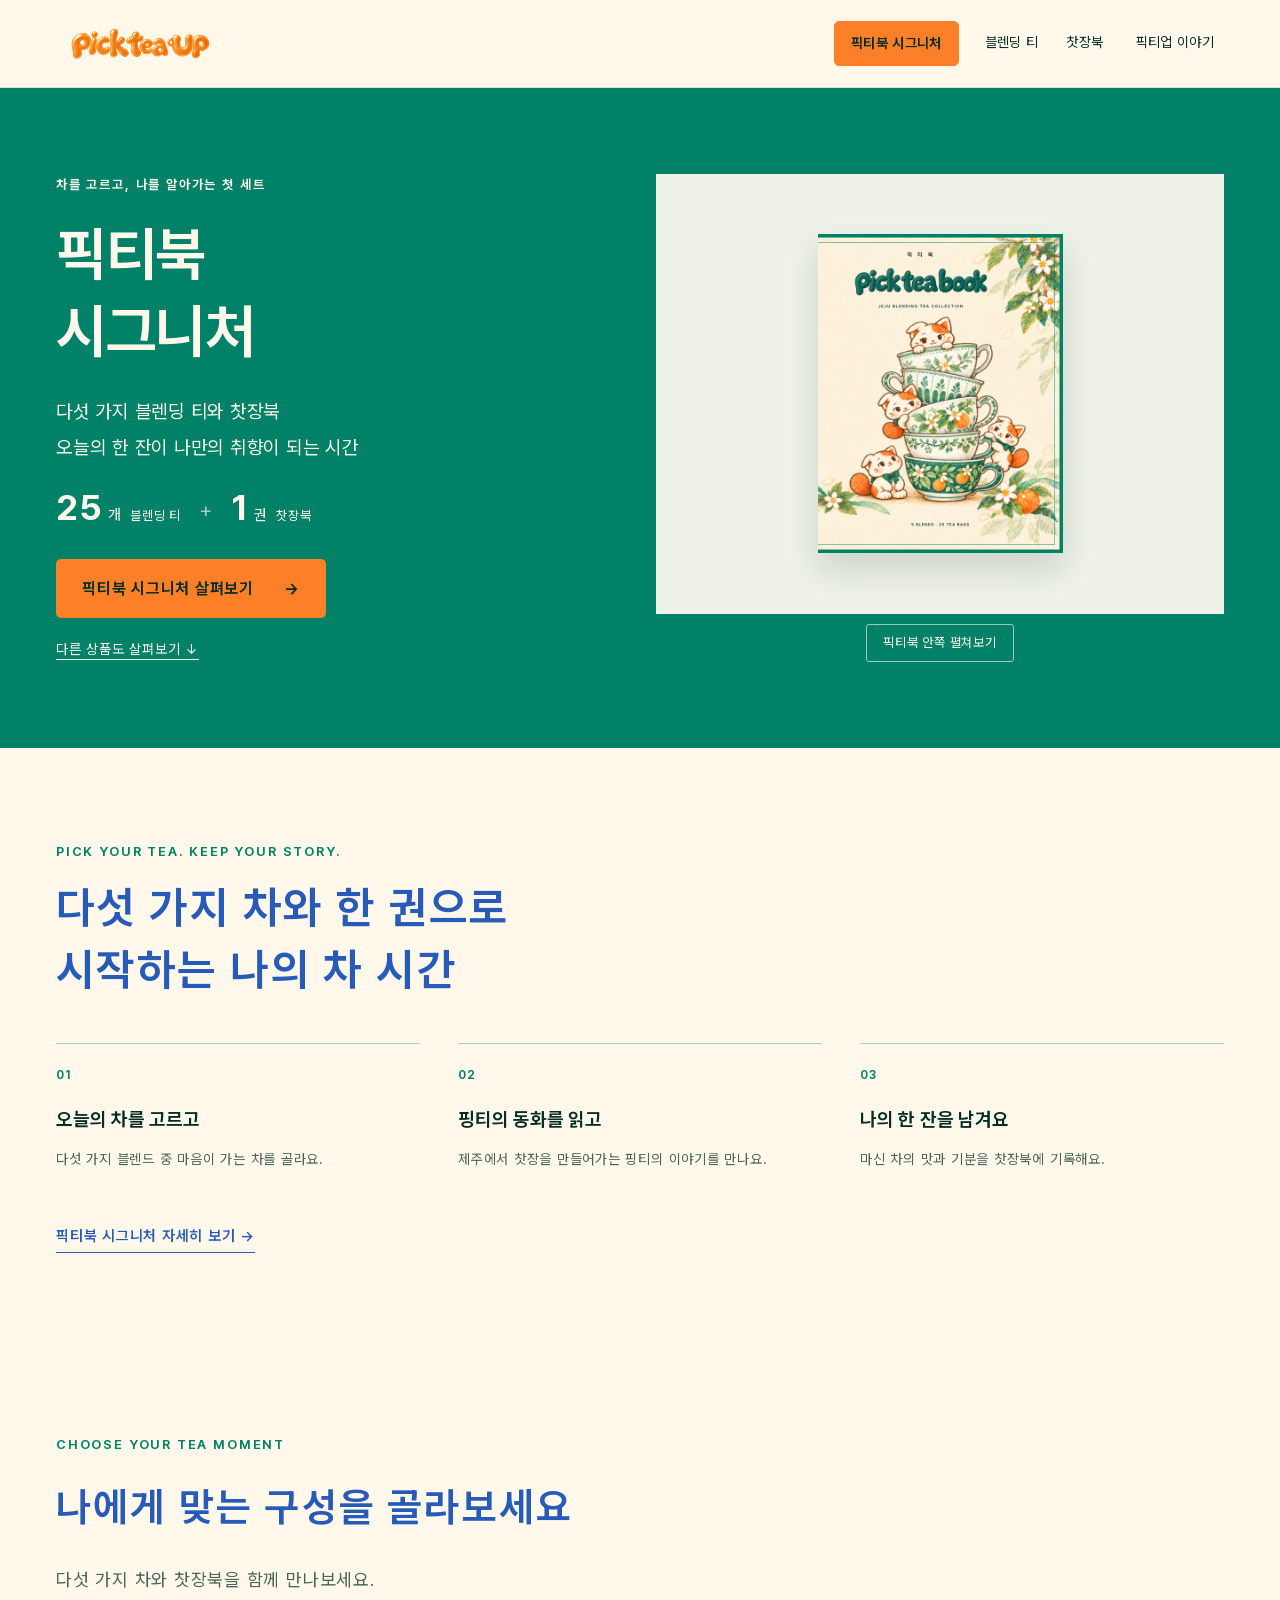
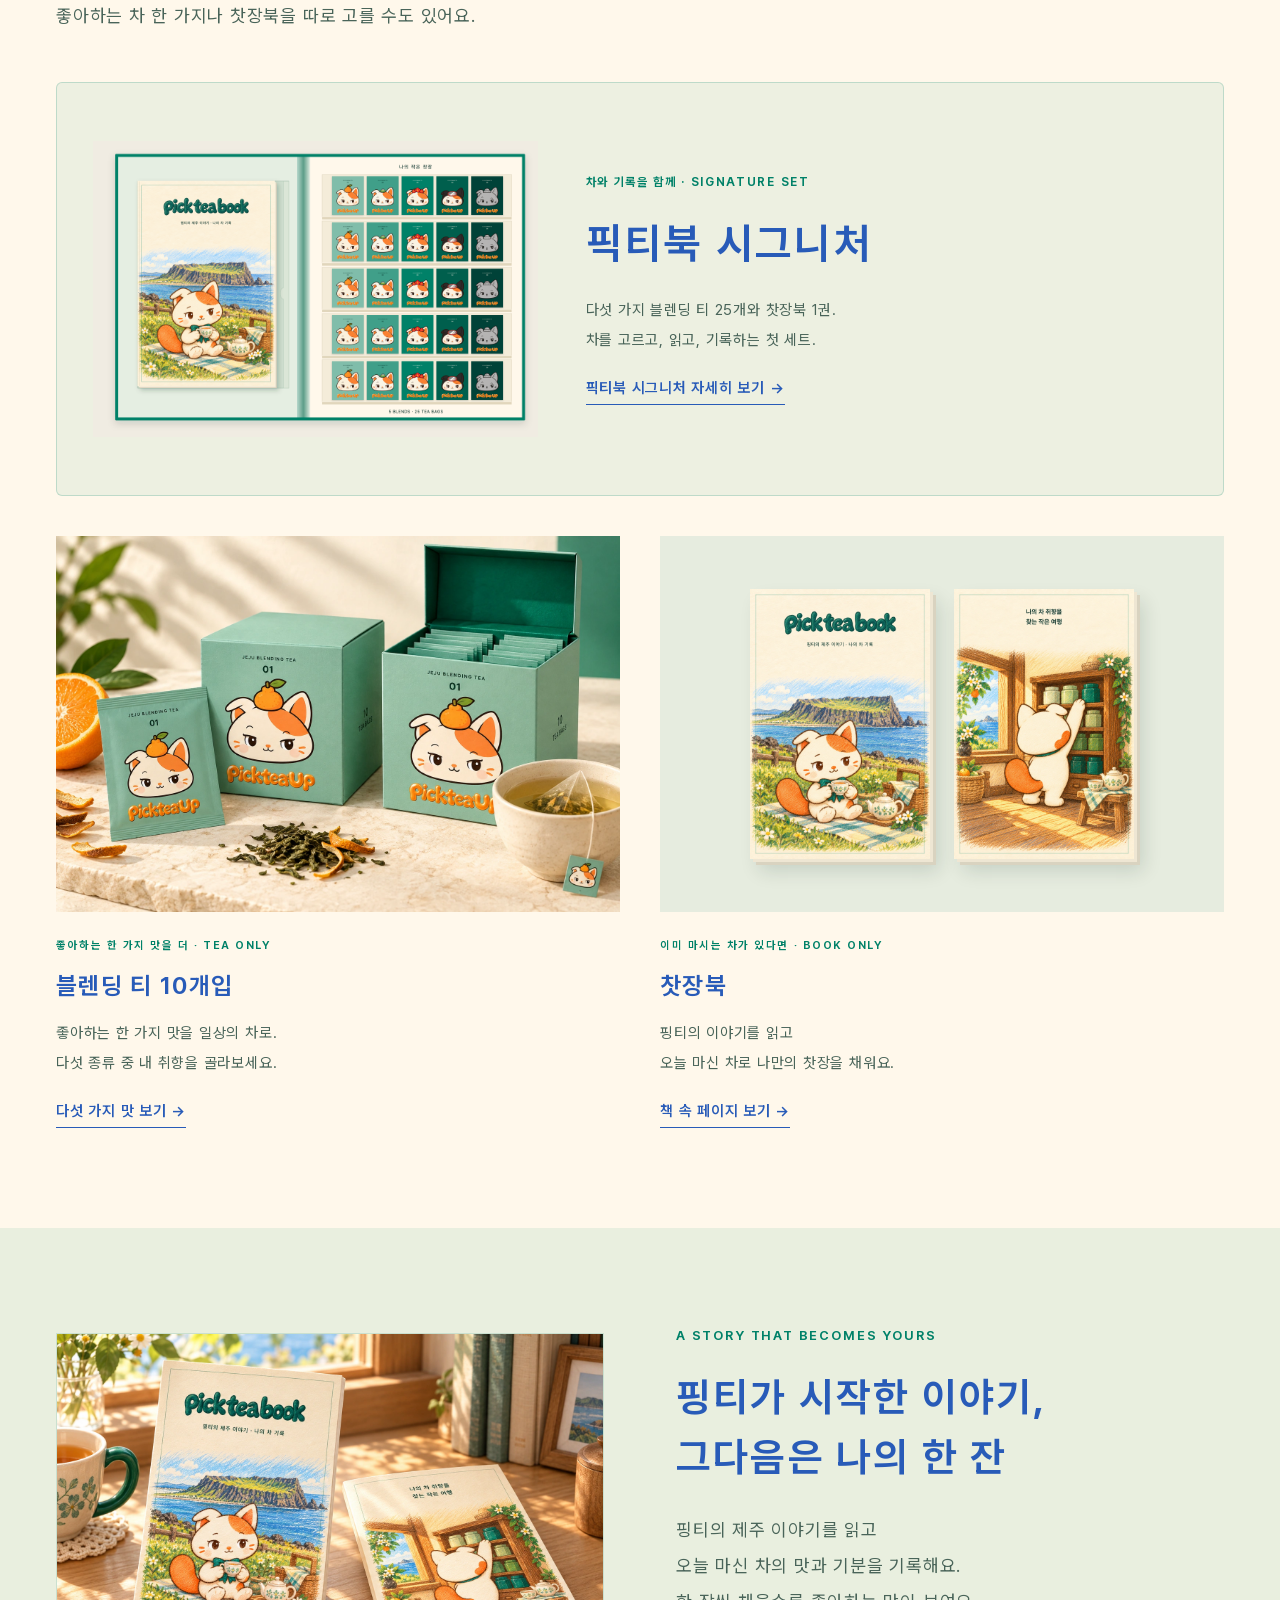
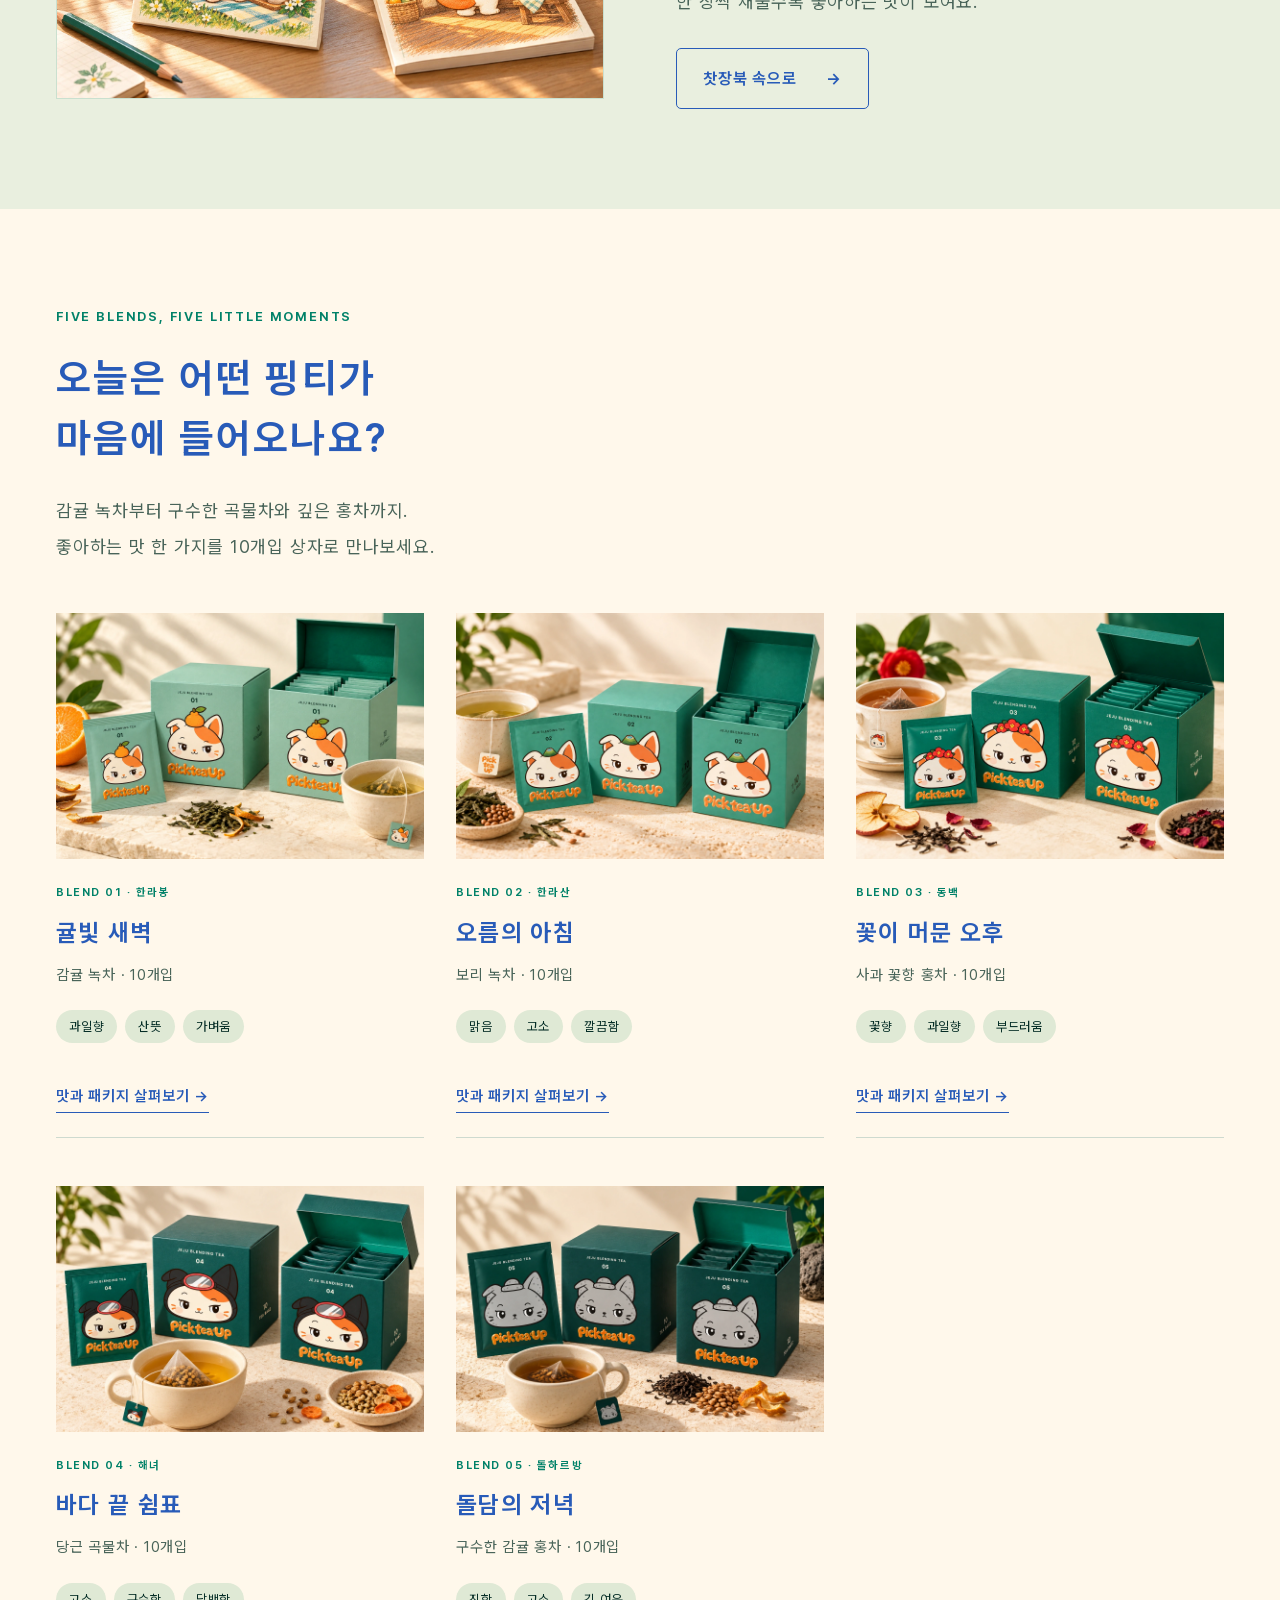
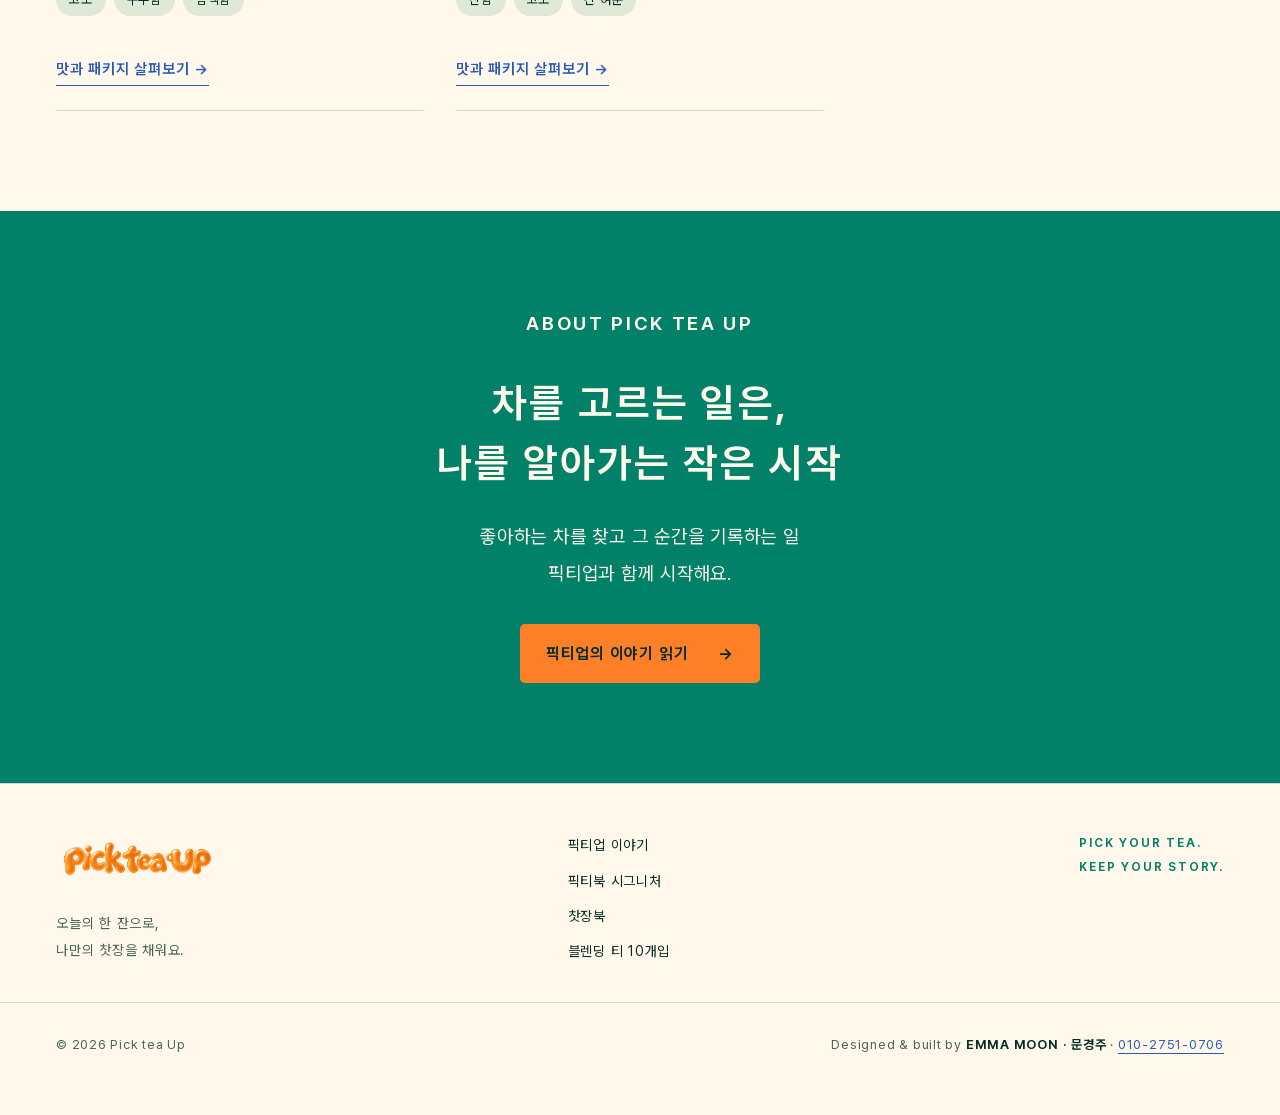
<file: index.html>
<!doctype html><html lang="ko"><head><meta charset="utf-8"><meta name="viewport" content="width=device-width,initial-scale=1"><title>나만의 찻장을 채우는 시간 · 픽티업</title><meta name="description" content="픽티북 시그니처, 찻장북과 다섯 가지 제주 블렌딩 티. 좋아하는 차를 고르고 나만의 이야기를 남겨보세요."><link rel="icon" type="image/svg+xml" href="data:image/svg+xml,%3Csvg%20xmlns%3D%22http%3A%2F%2Fwww.w3.org%2F2000%2Fsvg%22%20viewBox%3D%220%200%2064%2064%22%3E%3Crect%20width%3D%2264%22%20height%3D%2264%22%20rx%3D%2214%22%20fill%3D%22%23008168%22%2F%3E%3Cpath%20d%3D%22M16%2022h29v21c0%207-29%207-29%200Z%22%20fill%3D%22%23FFF8EB%22%2F%3E%3Cpath%20d%3D%22M45%2026h5c8%200%208%2014%200%2014h-5%22%20fill%3D%22none%22%20stroke%3D%22%23FFF8EB%22%20stroke-width%3D%224%22%2F%3E%3Cpath%20d%3D%22M28%2010c-8%208%209%205%201%2012%22%20fill%3D%22none%22%20stroke%3D%22%23FD8029%22%20stroke-width%3D%224%22%20stroke-linecap%3D%22round%22%2F%3E%3C%2Fsvg%3E"><link rel="stylesheet" href="site.css"><script defer src="site.js"></script>
<!-- Shared preview: dedicated image with generous crop-safe margins -->
<meta property="og:type" content="website">
<meta property="og:locale" content="ko_KR">
<meta property="og:site_name" content="픽티업 | pickteaup">
<meta property="og:title" content="나만의 찻장을 채우는 시간 · 픽티업">
<meta property="og:description" content="픽티북 시그니처, 찻장북과 다섯 가지 제주 블렌딩 티. 좋아하는 차를 고르고 나만의 이야기를 남겨보세요.">
<meta property="og:url" content="https://emma-neway-coder.github.io/pickteaup-jeju/">
<meta property="og:image" content="https://emma-neway-coder.github.io/pickteaup-jeju/assets/brand/share-preview-v1.png">
<meta property="og:image:secure_url" content="https://emma-neway-coder.github.io/pickteaup-jeju/assets/brand/share-preview-v1.png">
<meta property="og:image:type" content="image/png">
<meta property="og:image:width" content="1734">
<meta property="og:image:height" content="907">
<meta property="og:image:alt" content="크림색 배경 중앙에 여백을 두고 배치한 주황색 픽티업 로고">
<meta name="twitter:card" content="summary_large_image">
<meta name="twitter:title" content="나만의 찻장을 채우는 시간 · 픽티업">
<meta name="twitter:description" content="픽티북 시그니처, 찻장북과 다섯 가지 제주 블렌딩 티. 좋아하는 차를 고르고 나만의 이야기를 남겨보세요.">
<meta name="twitter:image" content="https://emma-neway-coder.github.io/pickteaup-jeju/assets/brand/share-preview-v1.png">
<meta name="twitter:image:alt" content="픽티업 Pick tea Up 로고">
<link rel="stylesheet" href="navigation.css?v=6"><link rel="stylesheet" href="baseline-no-motion.css"><link rel="stylesheet" href="home-priority.css?v=2"><link rel="stylesheet" href="book-cover-preview.css?v=2"></head><body><a class="skip-link" href="#main">본문으로 이동</a><header class="site-header product-navigation"><a class="brand-link" href="index.html" aria-label="픽티업 홈"><img src="assets/brand/logo.png" alt="픽티업 Pick tea up" width="2172" height="724" decoding="async"></a><nav aria-label="상품 메뉴"><a class="signature-nav" href="signature/"><span>픽티북</span> <span>시그니처</span></a><a class="" href="blends.html">블렌딩 티</a><a class="" href="book.html">찻장북</a></nav><a class="brand-story-link" href="brand.html">픽티업 이야기</a></header><main id="main"><section class="home-hero signature-home-hero" data-export="01-처음-만나는-픽티업"><div class="wrap hero-grid"><div class="signature-hero-copy"><p class="eyebrow">차를 고르고, 나를 알아가는 첫 세트</p><h1>픽티북<br>시그니처</h1><p class="lead">다섯 가지 블렌딩 티와 찻장북<br>오늘의 한 잔이 나만의 취향이 되는 시간</p><div class="signature-contents"><span><strong>25</strong>개 <small>블렌딩 티</small></span><span aria-hidden="true">+</span><span><strong>1</strong>권 <small>찻장북</small></span></div><a class="button" href="signature/">픽티북 시그니처 살펴보기<span aria-hidden="true">→</span></a><a class="hero-secondary-link" href="#collection">다른 상품도 살펴보기 <span aria-hidden="true">↓</span></a></div><figure class="signature-composition scene" id="scene" data-state="closed"><div class="scene-visual" role="button" tabindex="0" aria-label="픽티북 안쪽 펼쳐보기" aria-pressed="false"><img class="case" src="preview-transition/case-front-review.png" alt="픽티북 시그니처 지함 외부 표지 검토 시안"><img class="inside" src="assets/packaging/signature-approved-interior.png" alt="펼친 지함 안의 찻장북과 다섯 종류의 티백"></div><figcaption><button class="open-button" type="button" aria-controls="scene" aria-expanded="false">픽티북 안쪽 펼쳐보기 <span aria-hidden="true"></span></button></figcaption></figure></div></section><section class="signature-story" aria-label="픽티북 시그니처의 경험"><div class="wrap"><p class="eyebrow">PICK YOUR TEA. KEEP YOUR STORY.</p><h2>다섯 가지 차와 한 권으로<br>시작하는 나의 차 시간</h2><ol><li><span>01</span><strong>오늘의 차를 고르고</strong><p>다섯 가지 블렌드 중 마음이 가는 차를 골라요.</p></li><li><span>02</span><strong>핑티의 동화를 읽고</strong><p>제주에서 찻장을 만들어가는 핑티의 이야기를 만나요.</p></li><li><span>03</span><strong>나의 한 잔을 남겨요</strong><p>마신 차의 맛과 기분을 찻장북에 기록해요.</p></li></ol><a class="text-link" href="signature/">픽티북 시그니처 자세히 보기 →</a></div></section><section class="wrap section" id="collection" data-export="02-제품-컬렉션"><div class="section-head "><p class="eyebrow">CHOOSE YOUR TEA MOMENT</p><h2>나에게 맞는 구성을 골라보세요</h2><p>다섯 가지 차와 찻장북을 함께 만나보세요.<br>좋아하는 차 한 가지나 찻장북을 따로 고를 수도 있어요.</p></div><div class="collection-grid signature-first"><a href="signature/" class="collection-card signature-featured"><div class="collection-image"><img src="assets/packaging/signature-approved-interior.png" alt="왼쪽 찻장북과 오른쪽 다섯 종류의 티백이 담긴 시그니처 내부 구성" loading="lazy" decoding="async"></div><div class="signature-card-copy"><p class="eyebrow">차와 기록을 함께 · SIGNATURE SET</p><h3>픽티북 시그니처</h3><p>다섯 가지 블렌딩 티 25개와 찻장북 1권.<br>차를 고르고, 읽고, 기록하는 첫 세트.</p><span class="text-link">픽티북 시그니처 자세히 보기 →</span></div></a><a href="blends.html" class="collection-card"><div class="collection-image photo"><img class="" src="assets/photos/cube-01.webp" alt="블렌딩 티 10개입 큐브 상자" loading="lazy" decoding="async"></div><p class="eyebrow">좋아하는 한 가지 맛을 더 · TEA ONLY</p><h3>블렌딩 티 10개입</h3><p>좋아하는 한 가지 맛을 일상의 차로.<br>다섯 종류 중 내 취향을 골라보세요.</p><span class="text-link">다섯 가지 맛 보기 →</span></a><a href="book.html" class="collection-card"><div class="collection-image book-pair" aria-label="찻장북 앞표지와 뒷표지"><div class="book-pair-inner"><span class="book-cover-art"><img src="assets/book/book-front.webp" alt="찻장북 앞표지" loading="lazy" decoding="async"></span><span class="book-cover-art back"><img src="assets/book/book-back.webp" alt="찻장북 뒷표지" loading="lazy" decoding="async"></span></div></div><p class="eyebrow">이미 마시는 차가 있다면 · BOOK ONLY</p><h3>찻장북</h3><p>핑티의 이야기를 읽고<br>오늘 마신 차로 나만의 찻장을 채워요.</p><span class="text-link">책 속 페이지 보기 →</span></a></div></section><section class="section soft-panel"><div class="wrap split"><img class="photo-frame" src="assets/photos/book-still-life.webp" alt="앞뒤 표지와 종이 가장자리가 보이는 찻장북" loading="lazy" decoding="async"><div><div class="section-head "><p class="eyebrow">A STORY THAT BECOMES YOURS</p><h2>핑티가 시작한 이야기,<br>그다음은 나의 한 잔</h2><p>핑티의 제주 이야기를 읽고<br>오늘 마신 차의 맛과 기분을 기록해요.<br>한 장씩 채울수록 좋아하는 맛이 보여요.</p></div><a class="button secondary" href="book.html">찻장북 속으로<span aria-hidden="true">→</span></a></div></div></section><section class="wrap section" id="flavors"><div class="section-head "><p class="eyebrow">FIVE BLENDS, FIVE LITTLE MOMENTS</p><h2>오늘은 어떤 핑티가<br>마음에 들어오나요?</h2><p>감귤 녹차부터 구수한 곡물차와 깊은 홍차까지.<br>좋아하는 맛 한 가지를 10개입 상자로 만나보세요.</p></div><div class="flavor-grid"><a class="flavor-card" href="blend-01.html"><img class="" src="assets/photos/cube-01.webp" alt="귤빛 새벽 큐브 상자와 초록색 내부" loading="lazy" decoding="async"><div><p class="eyebrow">BLEND 01 · 한라봉</p><h3>귤빛 새벽</h3><p>감귤 녹차 · 10개입</p><div class="tags"><span>과일향</span><span>산뜻</span><span>가벼움</span></div><span class="text-link">맛과 패키지 살펴보기 →</span></div></a><a class="flavor-card" href="blend-02.html"><img class="" src="assets/photos/cube-02.webp" alt="오름의 아침 큐브 상자와 초록색 내부" loading="lazy" decoding="async"><div><p class="eyebrow">BLEND 02 · 한라산</p><h3>오름의 아침</h3><p>보리 녹차 · 10개입</p><div class="tags"><span>맑음</span><span>고소</span><span>깔끔함</span></div><span class="text-link">맛과 패키지 살펴보기 →</span></div></a><a class="flavor-card" href="blend-03.html"><img class="" src="assets/photos/cube-03.webp" alt="꽃이 머문 오후 큐브 상자와 초록색 내부" loading="lazy" decoding="async"><div><p class="eyebrow">BLEND 03 · 동백</p><h3>꽃이 머문 오후</h3><p>사과 꽃향 홍차 · 10개입</p><div class="tags"><span>꽃향</span><span>과일향</span><span>부드러움</span></div><span class="text-link">맛과 패키지 살펴보기 →</span></div></a><a class="flavor-card" href="blend-04.html"><img class="" src="assets/photos/cube-04.webp" alt="바다 끝 쉼표 큐브 상자와 초록색 내부" loading="lazy" decoding="async"><div><p class="eyebrow">BLEND 04 · 해녀</p><h3>바다 끝 쉼표</h3><p>당근 곡물차 · 10개입</p><div class="tags"><span>고소</span><span>구수함</span><span>담백함</span></div><span class="text-link">맛과 패키지 살펴보기 →</span></div></a><a class="flavor-card" href="blend-05.html"><img class="" src="assets/photos/cube-05.webp" alt="돌담의 저녁 큐브 상자와 초록색 내부" loading="lazy" decoding="async"><div><p class="eyebrow">BLEND 05 · 돌하르방</p><h3>돌담의 저녁</h3><p>구수한 감귤 홍차 · 10개입</p><div class="tags"><span>진함</span><span>고소</span><span>긴 여운</span></div><span class="text-link">맛과 패키지 살펴보기 →</span></div></a></div></section><section class="brand-invite section"><div class="wrap center"><p class="eyebrow">ABOUT PICK TEA UP</p><h2>차를 고르는 일은,<br>나를 알아가는 작은 시작</h2><p>좋아하는 차를 찾고 그 순간을 기록하는 일<br>픽티업과 함께 시작해요.</p><a class="button " href="brand.html">픽티업의 이야기 읽기<span aria-hidden="true">→</span></a></div></section></main><footer class="site-footer"><div class="wrap footer-grid"><div><img class="" src="assets/brand/logo.png" alt="픽티업" loading="lazy" decoding="async"><p>오늘의 한 잔으로,<br>나만의 찻장을 채워요.</p></div><nav aria-label="하단 메뉴"><a href="brand.html">픽티업 이야기</a><a href="signature/">픽티북 시그니처</a><a href="book.html">찻장북</a><a href="blends.html">블렌딩 티 10개입</a></nav><p class="footer-tagline">PICK YOUR TEA.<br>KEEP YOUR STORY.</p></div><div class="wrap footer-credit"><p>© 2026 Pick tea Up</p><p>Designed &amp; built by <strong>EMMA MOON · 문경주</strong><span class="credit-sep" aria-hidden="true"> · </span><a href="tel:+821027510706" aria-label="문경주에게 전화하기 010-2751-0706">010-2751-0706</a></p></div></footer><dialog id="image-dialog" aria-labelledby="dialog-title"><div class="dialog-bar"><h2 id="dialog-title"></h2><button id="dialog-close" aria-label="미리 보기 닫기">닫기 ×</button></div><div class="dialog-stage"><img id="dialog-image" alt=""></div><div class="dialog-bottom"><button id="dialog-prev" aria-label="이전 이미지">← 이전</button><button id="dialog-zoom" aria-pressed="false">글자 확대</button><span id="dialog-count" aria-live="polite"></span><button id="dialog-next" aria-label="다음 이미지">다음 →</button></div></dialog><script src="preview-transition/preview.js?v=3"></script></body></html>
</file>
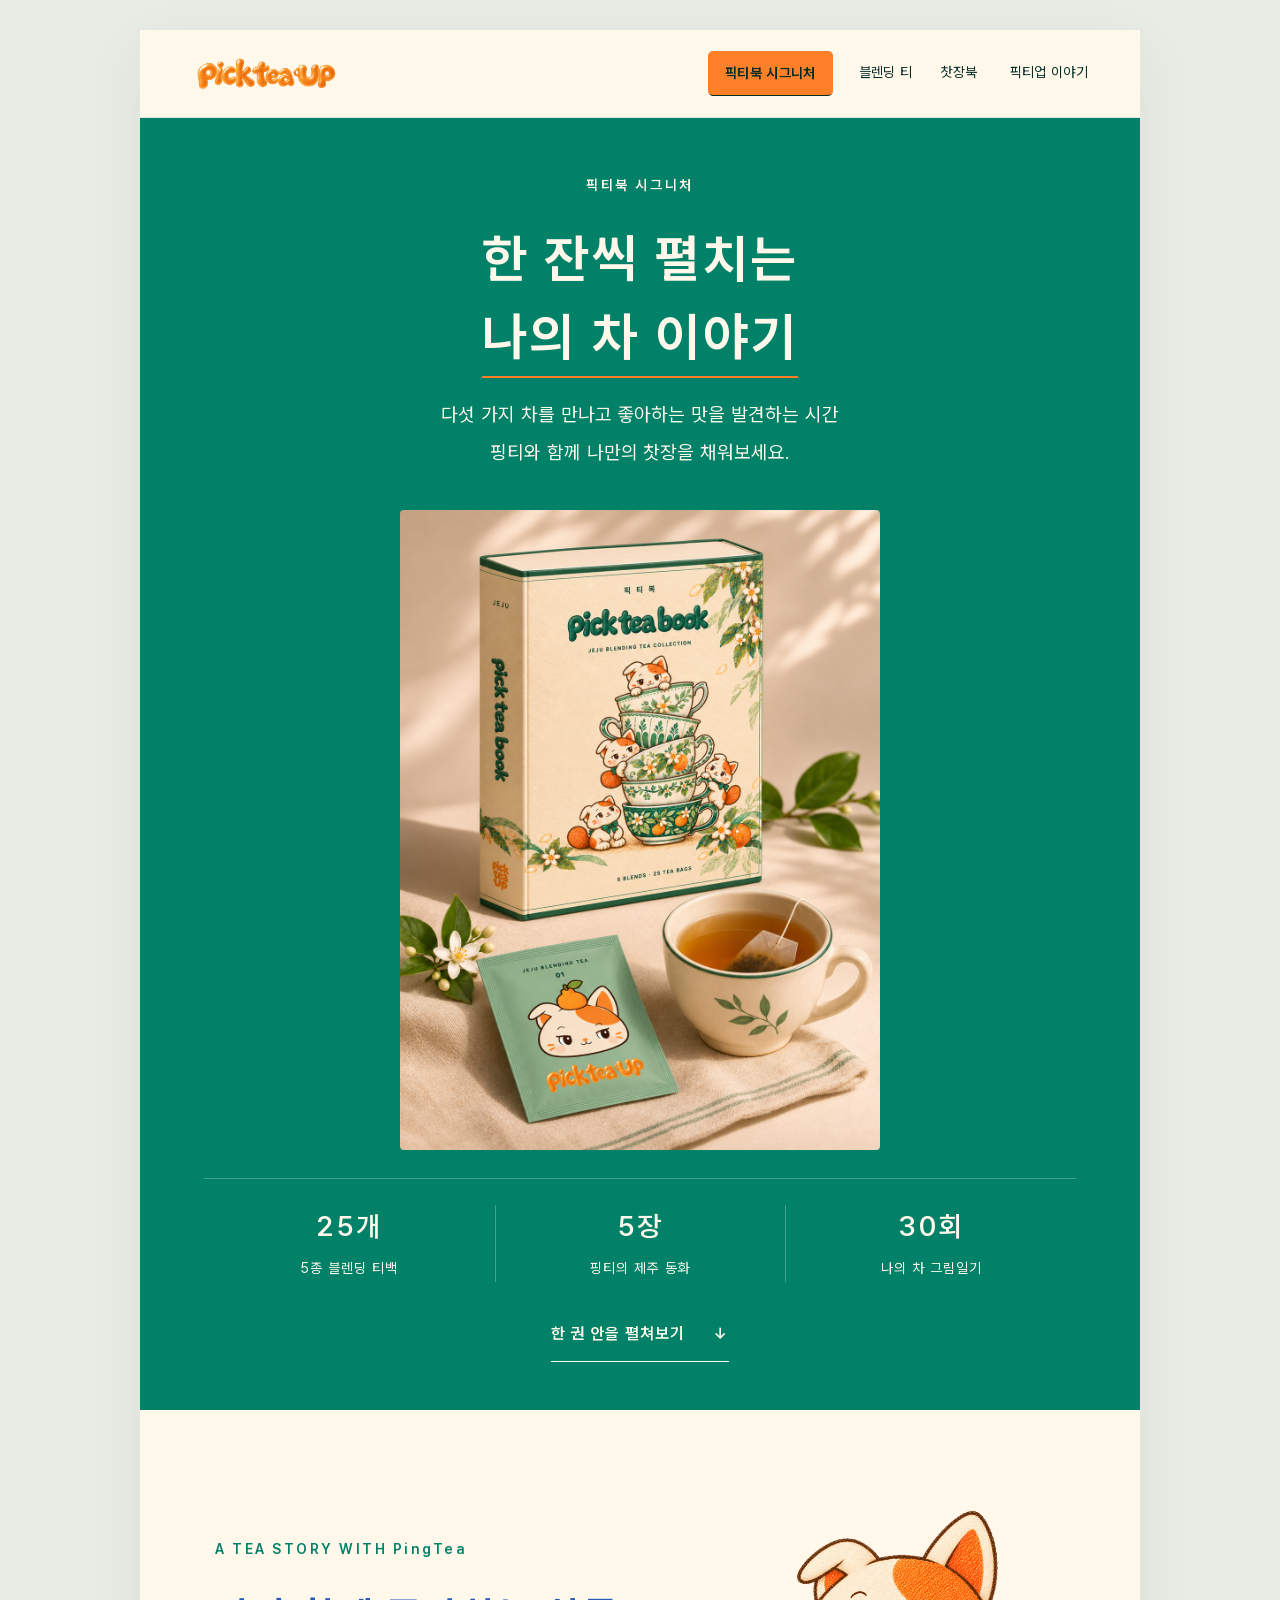
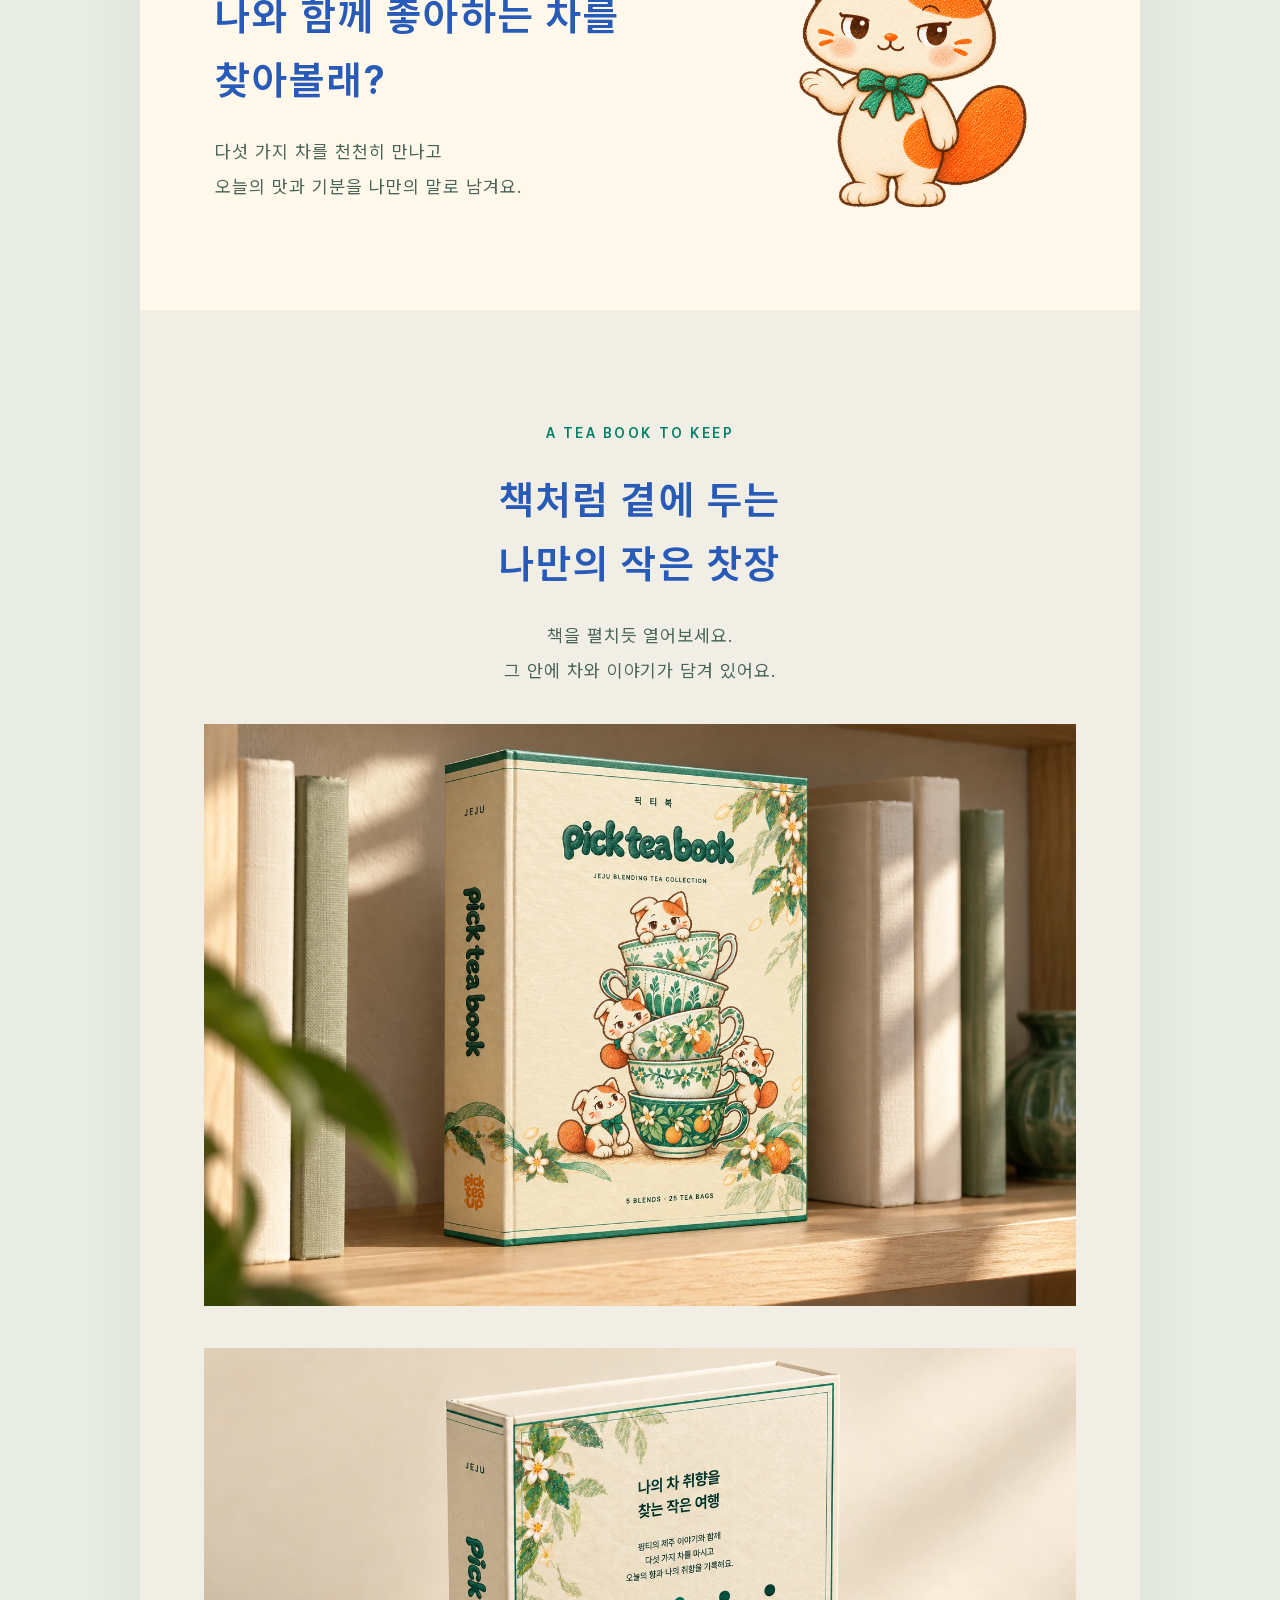
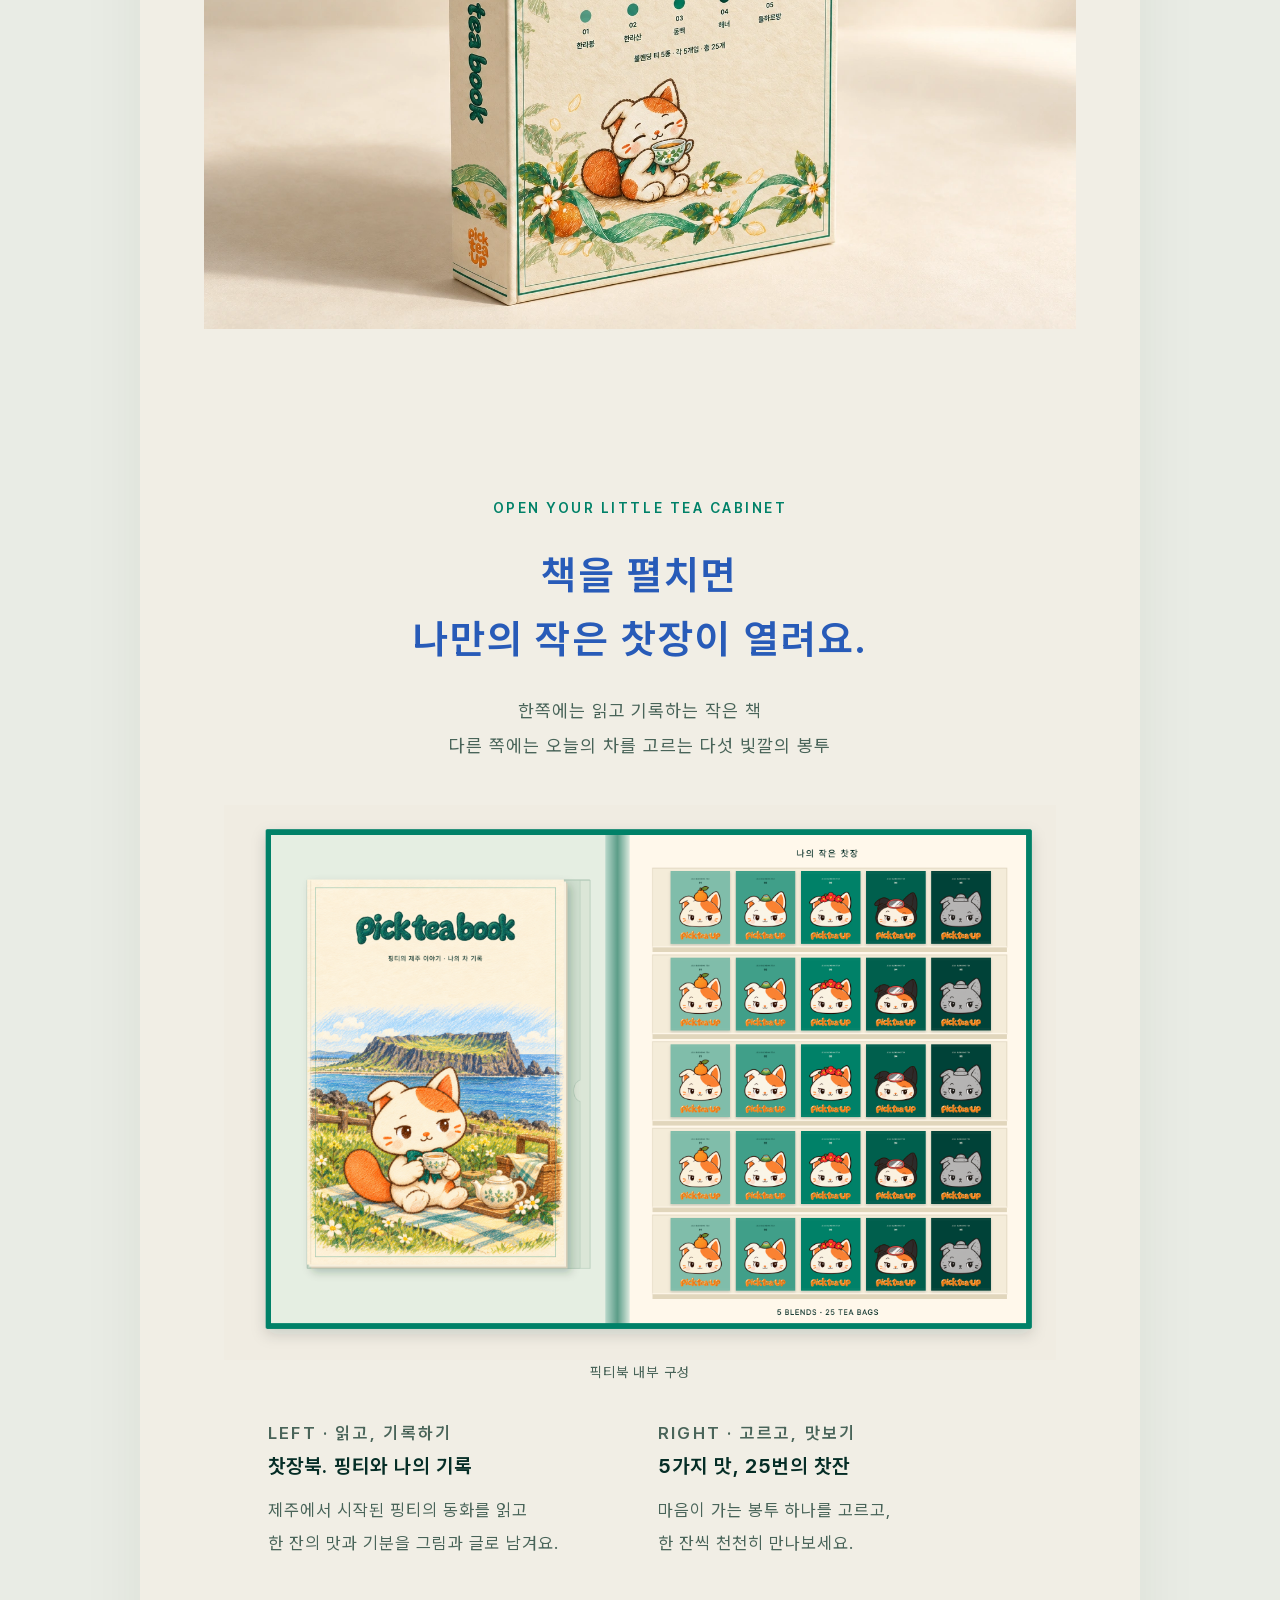
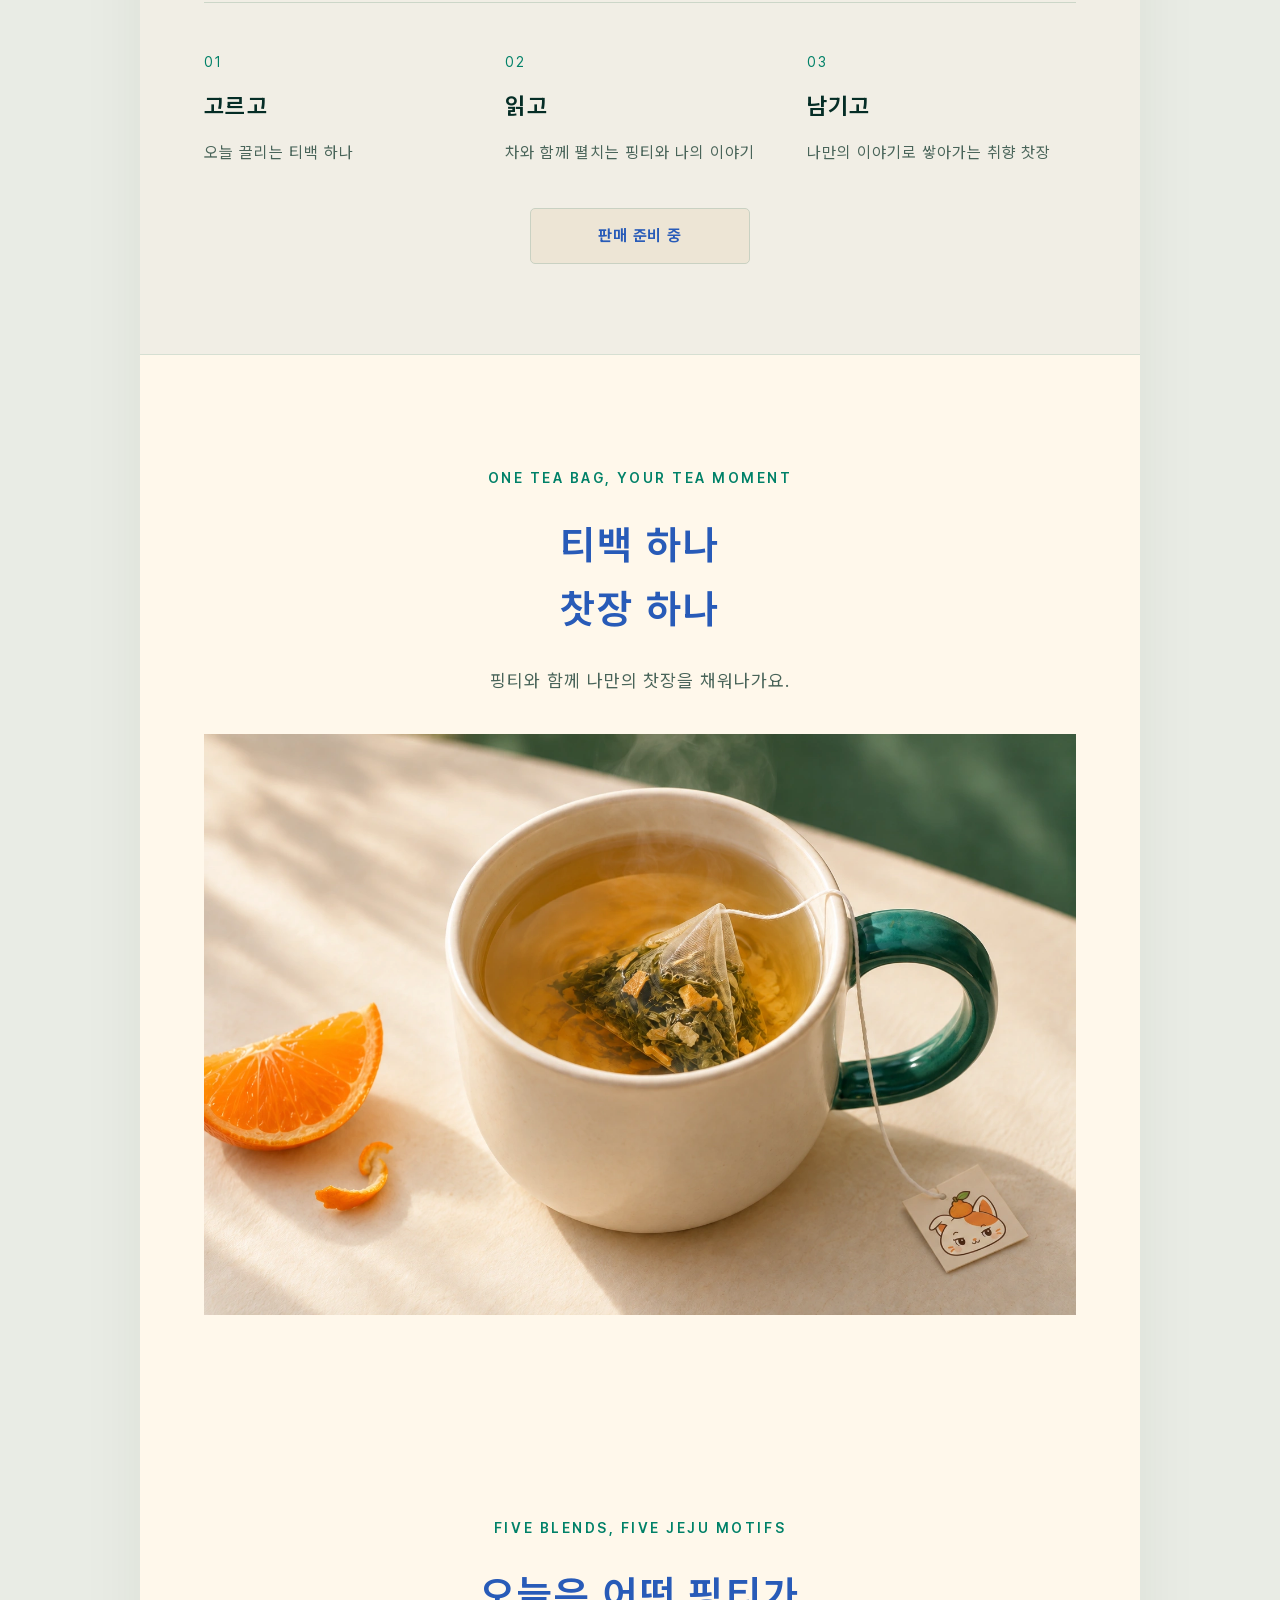
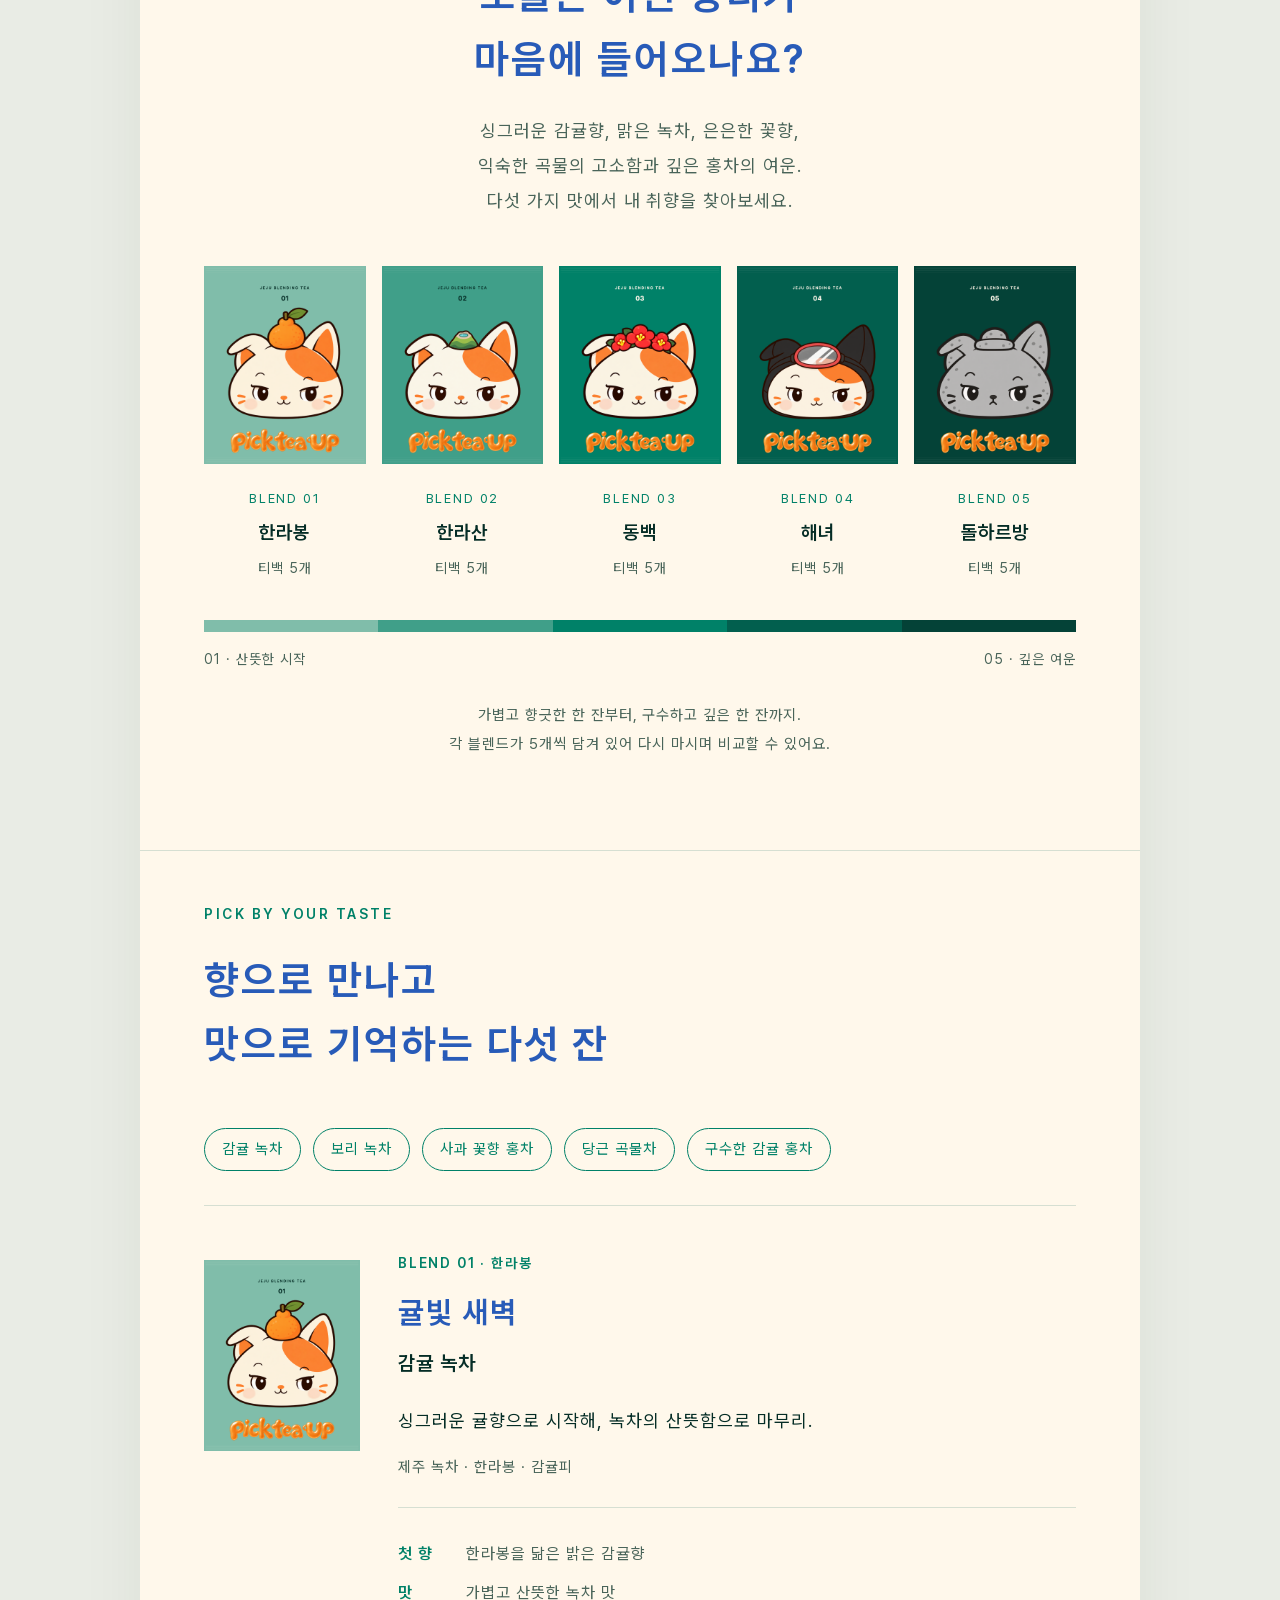
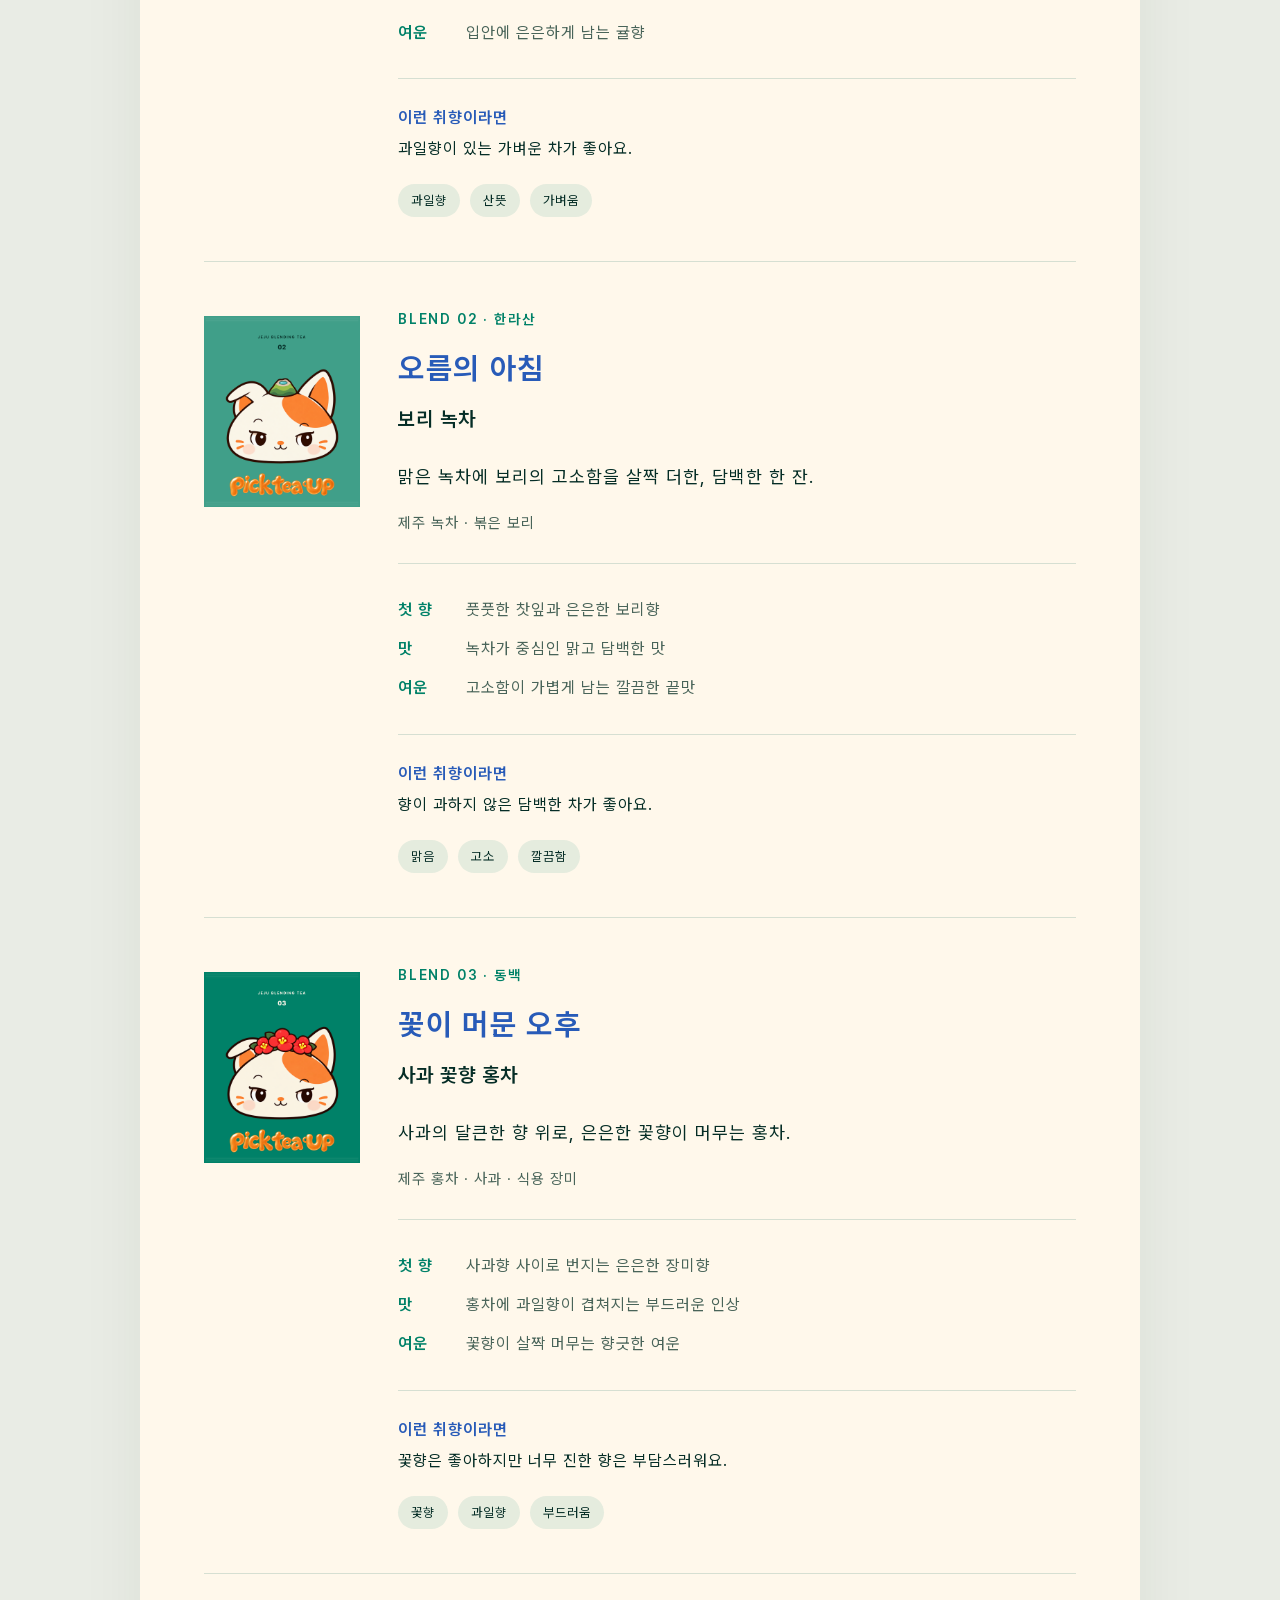
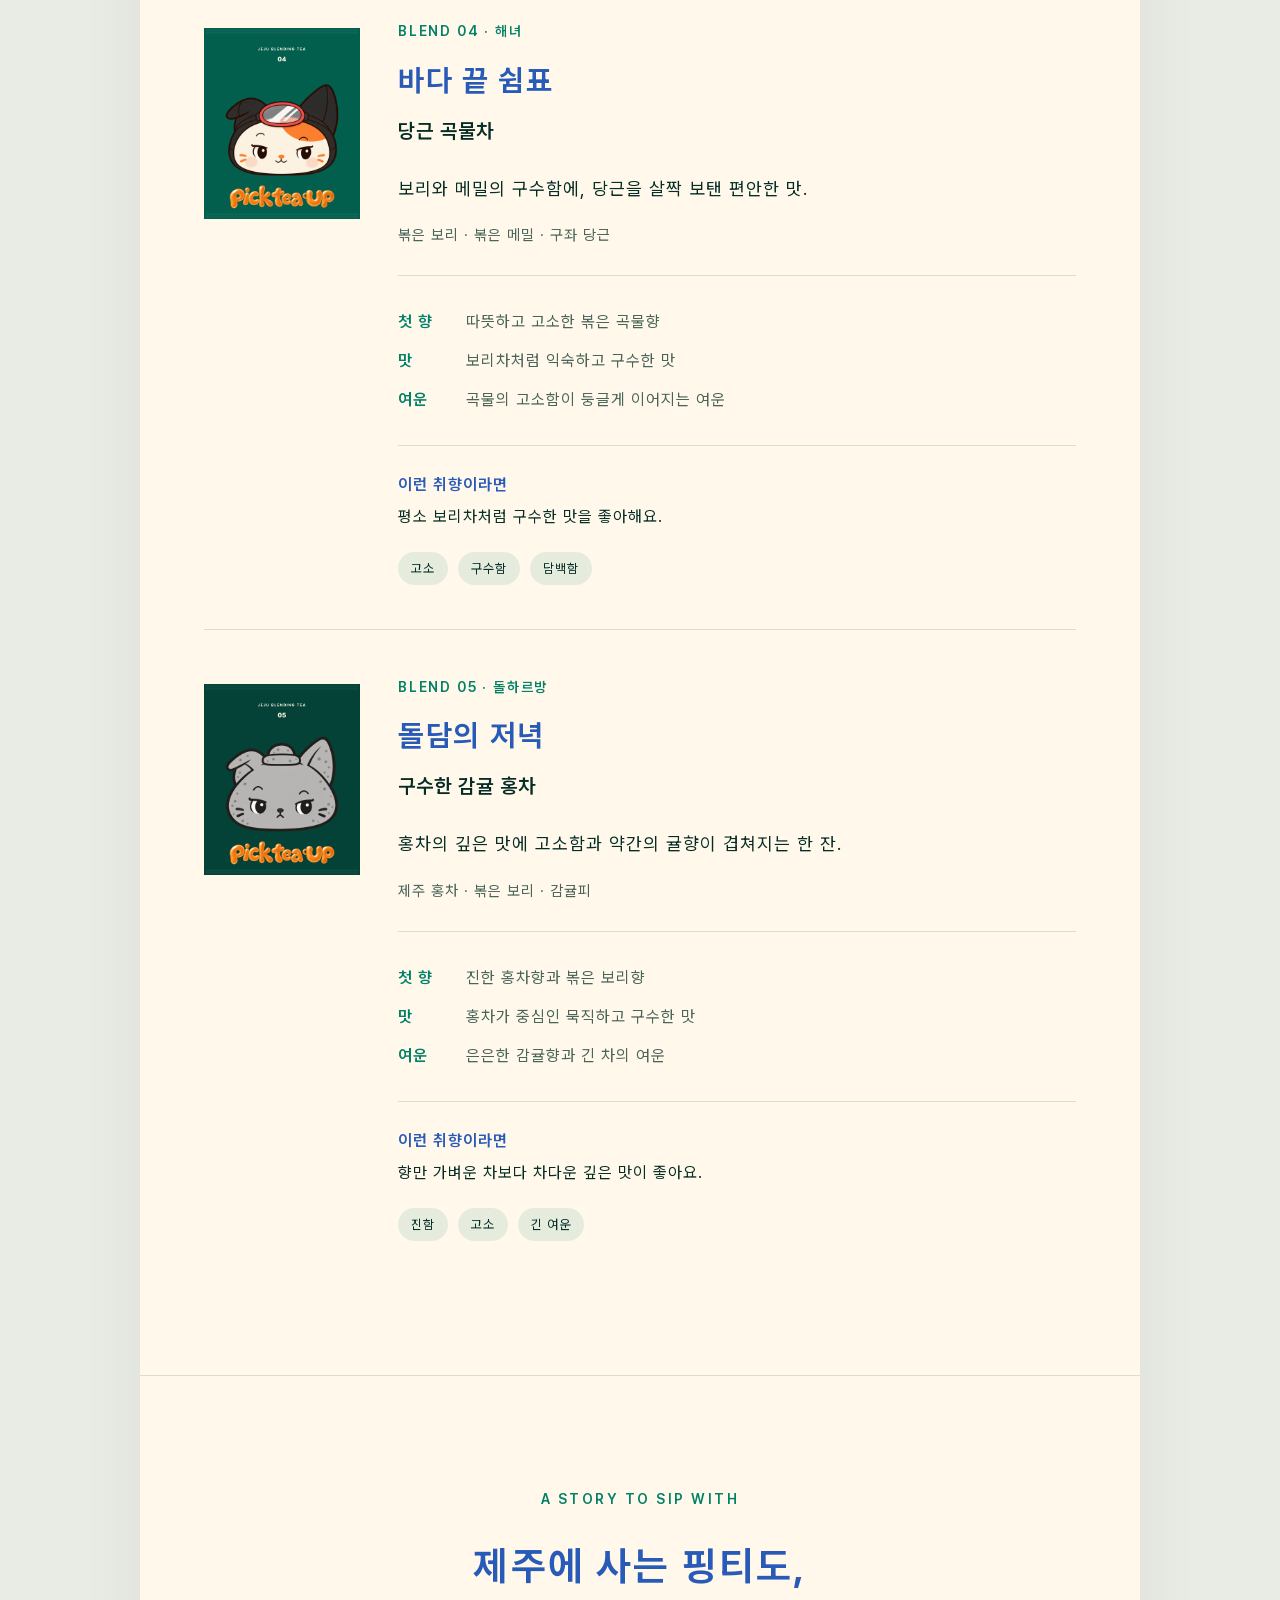
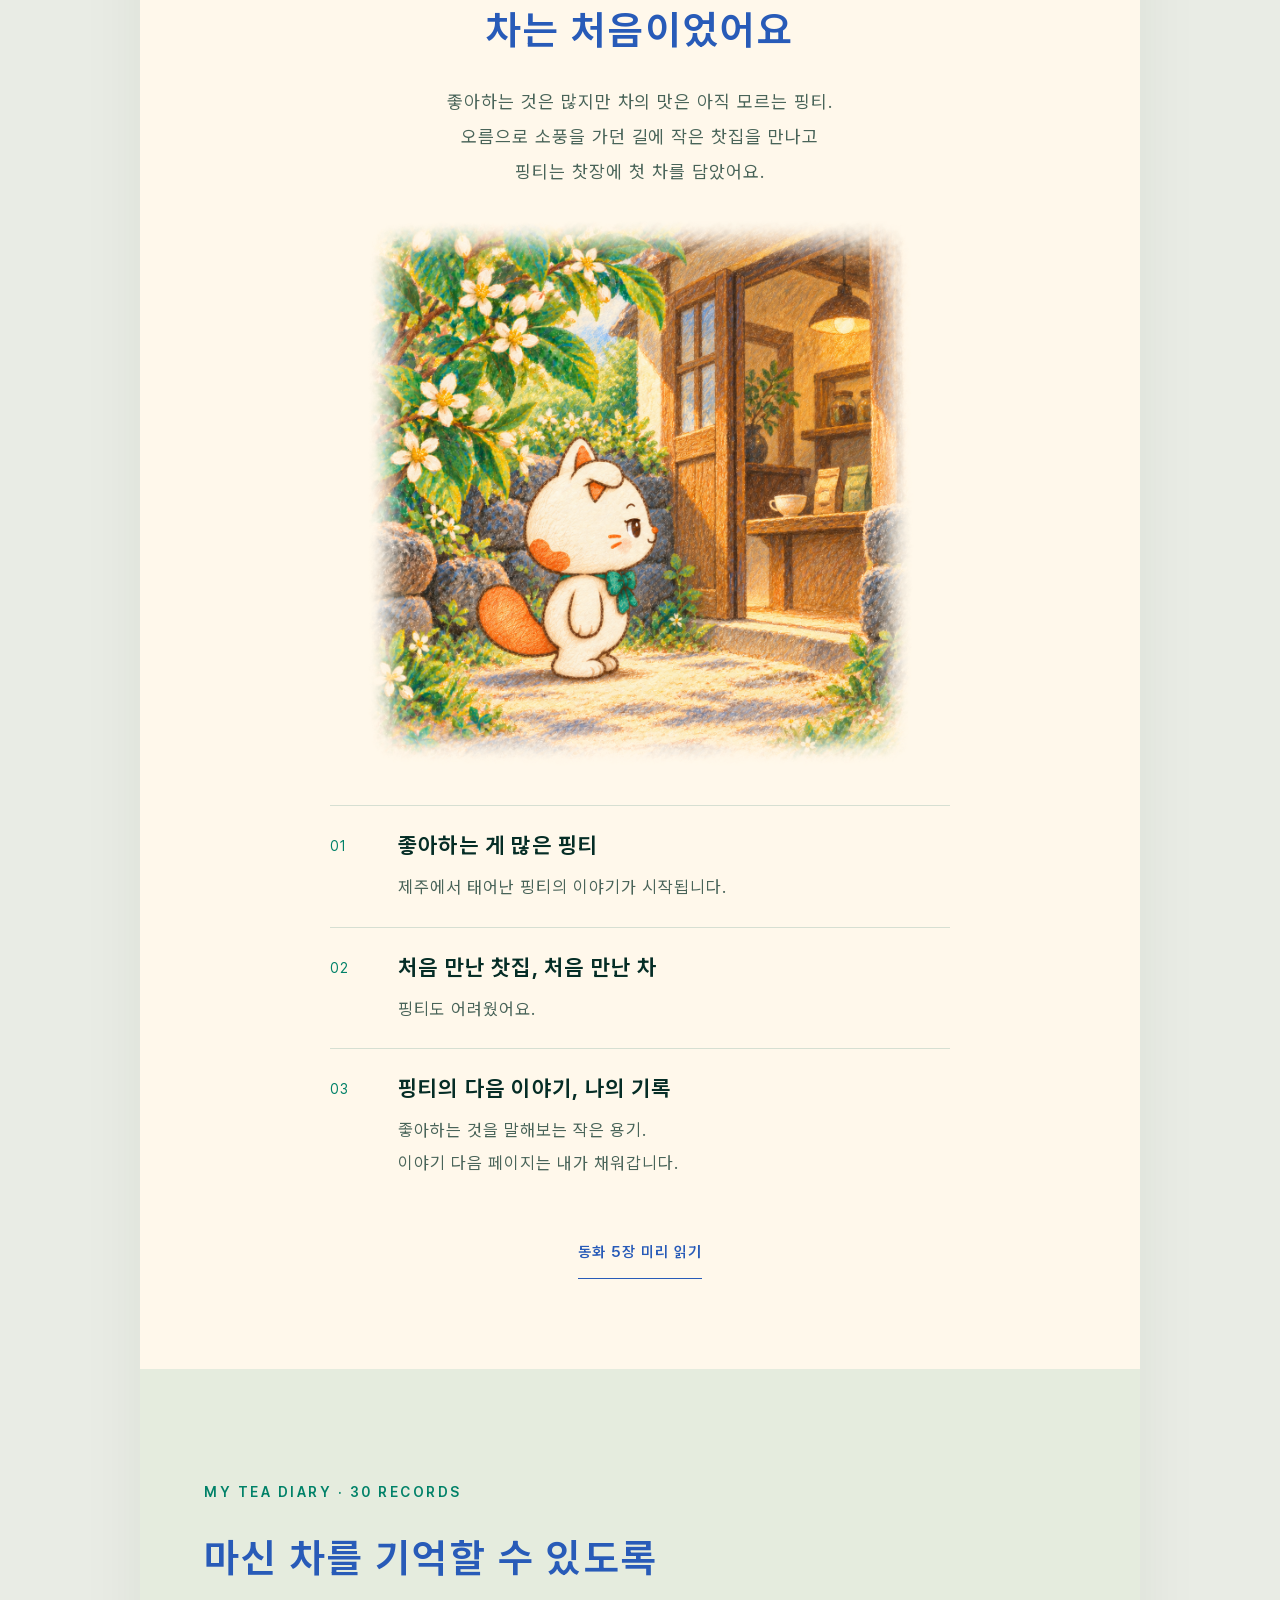
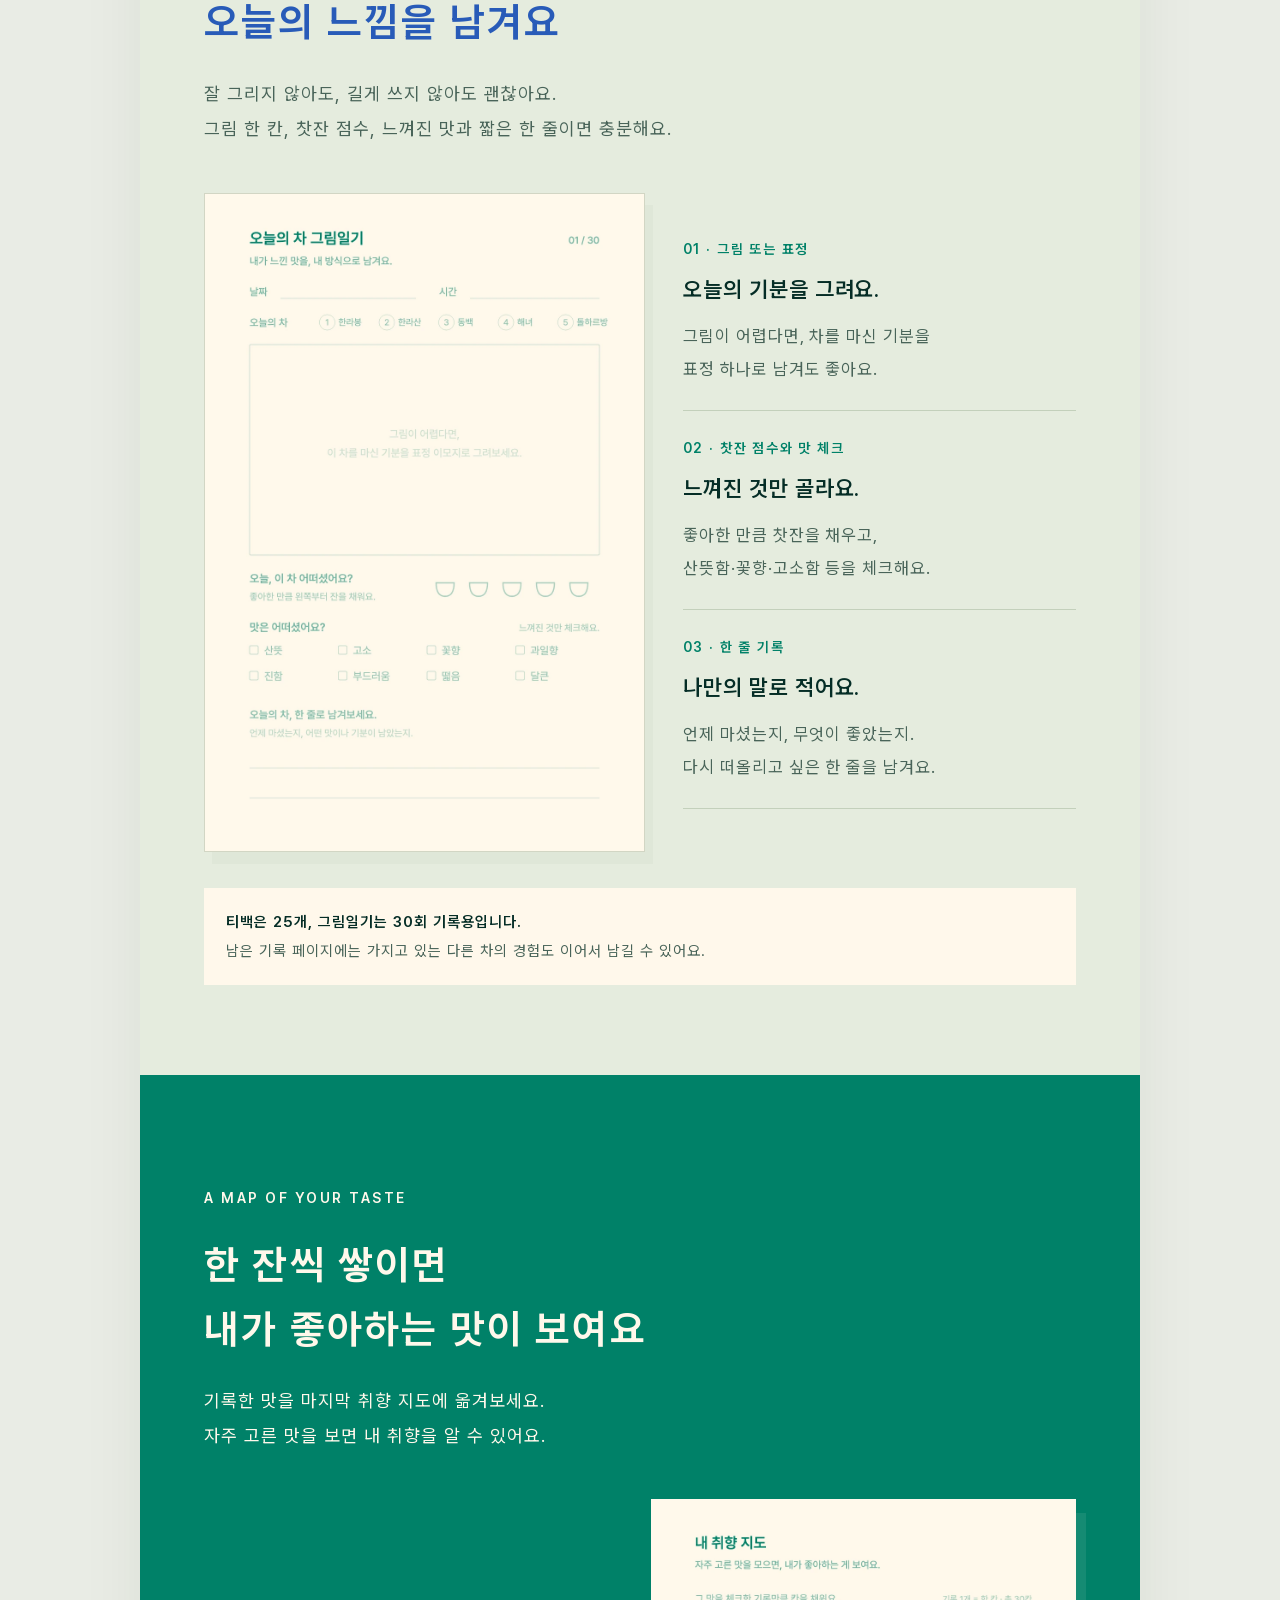
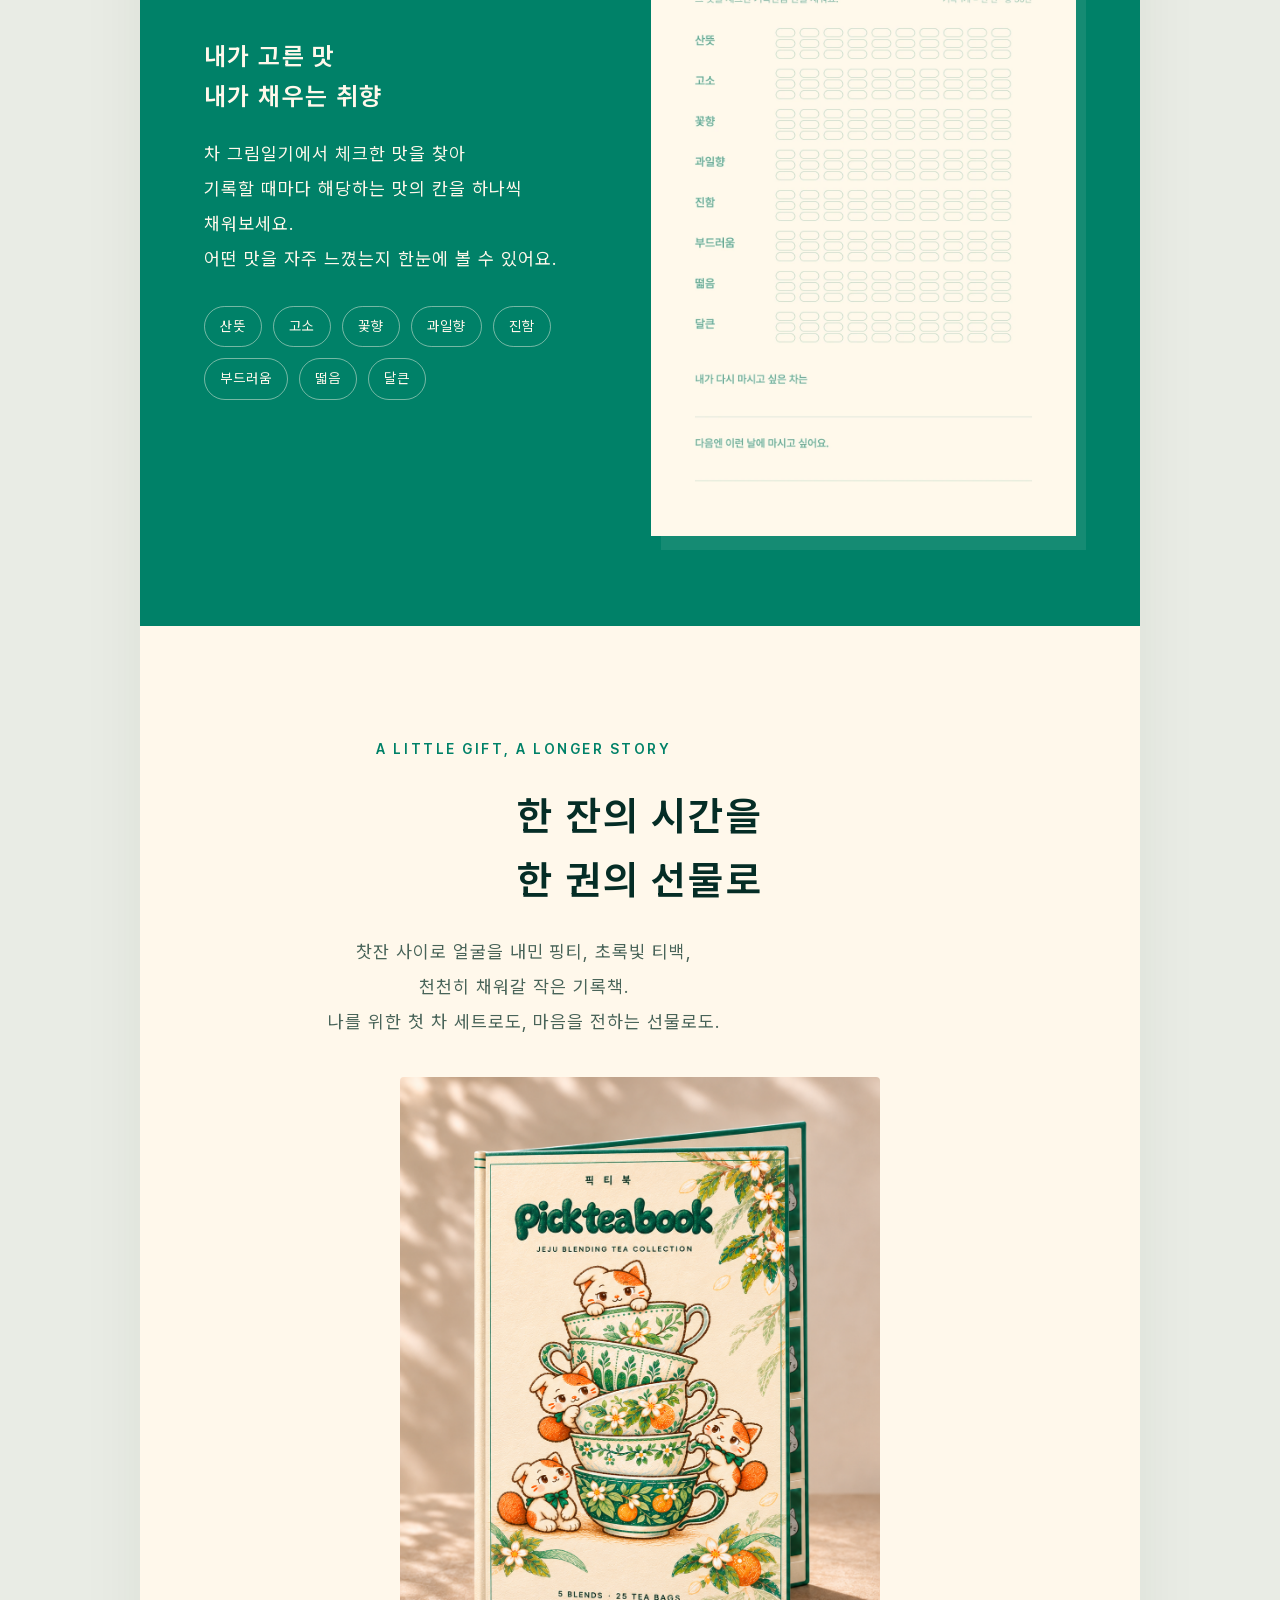
<file: signature/index.html>
<!doctype html><html lang="ko"><head><meta charset="utf-8"><meta name="viewport" content="width=device-width,initial-scale=1"><meta name="theme-color" content="#008168"><title>픽티북 — 한 잔씩 펼치는 나의 차 이야기 | 픽티업</title><meta name="description" content="다섯 가지 블렌딩 티백 25개, 핑티의 제주 동화, 30회 차 그림일기와 취향 지도. 픽티북으로 나만의 차 이야기를 시작하세요."><link rel="stylesheet" href="styles.css?v=contents-groups-v2"><link rel="icon" type="image/svg+xml" href="data:image/svg+xml,%3Csvg%20xmlns%3D%22http%3A%2F%2Fwww.w3.org%2F2000%2Fsvg%22%20viewBox%3D%220%200%2064%2064%22%3E%3Crect%20width%3D%2264%22%20height%3D%2264%22%20rx%3D%2214%22%20fill%3D%22%23008168%22%2F%3E%3Cpath%20d%3D%22M16%2022h29v21c0%207-29%207-29%200Z%22%20fill%3D%22%23FFF8EB%22%2F%3E%3Cpath%20d%3D%22M45%2026h5c8%200%208%2014%200%2014h-5%22%20fill%3D%22none%22%20stroke%3D%22%23FFF8EB%22%20stroke-width%3D%224%22%2F%3E%3Cpath%20d%3D%22M28%2010c-8%208%209%205%201%2012%22%20fill%3D%22none%22%20stroke%3D%22%23FD8029%22%20stroke-width%3D%224%22%20stroke-linecap%3D%22round%22%2F%3E%3C%2Fsvg%3E">
<!-- Shared preview: dedicated image with generous crop-safe margins -->
<meta property="og:type" content="website">
<meta property="og:locale" content="ko_KR">
<meta property="og:site_name" content="픽티업 | pickteaup">
<meta property="og:title" content="픽티북 — 한 잔씩 펼치는 나의 차 이야기 | 픽티업">
<meta property="og:description" content="다섯 가지 블렌딩 티백 25개, 핑티의 제주 동화, 30회 차 그림일기와 취향 지도. 픽티북으로 나만의 차 이야기를 시작하세요.">
<meta property="og:url" content="https://emma-neway-coder.github.io/pickteaup-jeju/signature/">
<meta property="og:image" content="https://emma-neway-coder.github.io/pickteaup-jeju/assets/brand/share-preview-v1.png">
<meta property="og:image:secure_url" content="https://emma-neway-coder.github.io/pickteaup-jeju/assets/brand/share-preview-v1.png">
<meta property="og:image:type" content="image/png">
<meta property="og:image:width" content="1734">
<meta property="og:image:height" content="907">
<meta property="og:image:alt" content="크림색 배경 중앙에 여백을 두고 배치한 주황색 픽티업 로고">
<meta name="twitter:card" content="summary_large_image">
<meta name="twitter:title" content="픽티북 — 한 잔씩 펼치는 나의 차 이야기 | 픽티업">
<meta name="twitter:description" content="다섯 가지 블렌딩 티백 25개, 핑티의 제주 동화, 30회 차 그림일기와 취향 지도. 픽티북으로 나만의 차 이야기를 시작하세요.">
<meta name="twitter:image" content="https://emma-neway-coder.github.io/pickteaup-jeju/assets/brand/share-preview-v1.png">
<meta name="twitter:image:alt" content="픽티업 Pick tea Up 로고">
<link rel="stylesheet" href="../navigation.css?v=6"><link rel="stylesheet" href="../baseline-no-motion.css"><link rel="stylesheet" href="dawn-preview.css"></head><body><a class="skip-link" href="#hero">본문으로 이동</a><main class="page" id="top">
<header class="site-header product-navigation"><a class="brand-link" href="../index.html" aria-label="픽티업 홈"><img src="../assets/brand/logo.png" alt="픽티업 Pick tea up" width="2172" height="724" decoding="async"></a><nav aria-label="상품 메뉴"><a class="signature-nav" href="../signature/" aria-current="page"><span>픽티북</span> <span>시그니처</span></a><a class="" href="../blends.html">블렌딩 티</a><a class="" href="../book.html">찻장북</a></nav><a class="brand-story-link" href="../brand.html">픽티업 이야기</a></header>
<section class="hero" id="hero" data-export="01-처음-펼치는-픽티북"><p class="eyebrow">픽티북 시그니처</p><h1>한 잔씩 펼치는<br><span>나의 차 이야기</span></h1><p class="lead">다섯 가지 차를 만나고<br class="mobile-break"> 좋아하는 맛을 발견하는 시간<br>핑티와 함께 나만의 찻장을 채워보세요.</p><figure class="hero-product-visual"><img src="../assets/signature-hero-product-concept-v2.png" width="1086" height="1448" alt="픽티북 지함과 개별 포장, 차 한 잔을 함께 놓은 연출 시안"></figure><div class="facts-ribbon"><div><strong>25개</strong><span>5종 블렌딩 티백</span></div><div><strong>5장</strong><span>핑티의 제주 동화</span></div><div><strong>30회</strong><span>나의 차 그림일기</span></div></div><a class="text-link screen-only" href="#inside">한 권 안을 펼쳐보기 <span aria-hidden="true">↓</span></a></section>
<section class="section intro narrator-intro" data-export="02-핑티의-초대"><div class="narrator-layout"><div class="section-head narrator-copy"><p class="eyebrow">A TEA STORY WITH PingTea</p><h2>나와 함께 좋아하는 차를<br>찾아볼래?</h2><p>다섯 가지 차를 천천히 만나고<br>오늘의 맛과 기분을 나만의 말로 남겨요.</p></div><img class="narrator-pingtea" src="../assets/storybook/pingti-narrator-concept-v1.png" width="1254" height="1254" alt="방문자에게 인사하며 차 이야기를 건네는 핑티"></div></section>
<section class="section package-details" id="package-details" data-export="02b-선반과-책등"><div class="section-head center"><p class="eyebrow">A TEA BOOK TO KEEP</p><h2>책처럼 곁에 두는<br>나만의 작은 찻장</h2><p>책을 펼치듯 열어보세요.<br>그 안에 차와 이야기가 담겨 있어요.</p></div><figure class="product-photo"><img src="../assets/photos/carton-shelf-v1.webp" width="1536" height="1024" loading="lazy" alt="책장 선반에 세워 둔 픽티북 종이 지함의 앞면과 책등"></figure><figure class="product-photo"><img src="../assets/photos/carton-back-spine-v1.webp" width="1536" height="1024" loading="lazy" alt="픽티북 종이 지함의 뒷면, 책등, 종이 모서리와 두께를 보여주는 가까운 장면"></figure></section><section class="section open" id="inside" data-export="03-한-권-안에-담긴-것들"><div class="section-head center"><p class="eyebrow">OPEN YOUR LITTLE TEA CABINET</p><h2>책을 펼치면<br>나만의 작은 찻장이 열려요.</h2><p>한쪽에는 읽고 기록하는 작은 책<br>다른 쪽에는 오늘의 차를 고르는 다섯 빛깔의 봉투</p></div><figure class="open-figure"><img src="../assets/packaging/package-open.webp" width="2400" height="1600" loading="lazy" alt="왼쪽에 동화와 기록책, 오른쪽에 5종 티백이 각각 5개씩 수납된 픽티북 펼침 디자인 시안"><figcaption class="caption">픽티북 내부 구성</figcaption></figure><div class="open-explain"><div><p class="number-label">LEFT · 읽고, 기록하기</p><h3 class="mini-title">찻장북. 핑티와 나의 기록</h3><p>제주에서 시작된 핑티의 동화를 읽고<br>한 잔의 맛과 기분을 그림과 글로 남겨요.</p></div><div><p class="number-label">RIGHT · 고르고, 맛보기</p><h3 class="mini-title">5가지 맛, 25번의 찻잔</h3><p>마음이 가는 봉투 하나를 고르고,<br>한 잔씩 천천히 만나보세요.</p></div></div><div class="process"><div><p class="step">01</p><h3>고르고</h3><p>오늘 끌리는 티백 하나</p></div><div><p class="step">02</p><h3>읽고</h3><p>차와 함께 펼치는 핑티와 나의 이야기</p></div><div><p class="step">03</p><h3>남기고</h3><p>나만의 이야기로 쌓아가는 취향 찻장</p></div></div><div class="purchase-placement"><button class="purchase-status" type="button" disabled>판매 준비 중</button></div></section>
<section class="section brewing" id="brewing" data-export="03b-머그에서-우러나는-차"><div class="section-head center"><p class="eyebrow">ONE TEA BAG, YOUR TEA MOMENT</p><h2>티백 하나<br>찻장 하나</h2><p>핑티와 함께 나만의 찻장을 채워나가요.</p></div><figure class="product-photo"><img src="../assets/photos/tea-brewing-tagged-v1.webp" width="1536" height="1024" loading="lazy" alt="에메랄드 손잡이의 크림색 머그에서 차가 우러나고, 한라봉 핑티가 인쇄된 티백 태그가 찻잔 옆에 놓인 장면"></figure></section><section class="section blends" data-export="04-다섯-빛깔의-티백"><div class="section-head center"><p class="eyebrow">FIVE BLENDS, FIVE JEJU MOTIFS</p><h2>오늘은 어떤 핑티가<br>마음에 들어오나요?</h2><p>싱그러운 감귤향, 맑은 녹차, 은은한 꽃향,<br>익숙한 곡물의 고소함과 깊은 홍차의 여운.<br>다섯 가지 맛에서 내 취향을 찾아보세요.</p></div><div class="blend-list"><figure class="blend-item"><img src="../assets/packaging/blend-01.webp" width="900" height="1100" loading="lazy" alt="한라봉 모티프의 01번 티백 봉투 앞면"><figcaption><p class="blend-index">BLEND 01</p><h3>한라봉</h3><p>티백 5개</p></figcaption></figure><figure class="blend-item"><img src="../assets/packaging/blend-02.webp" width="900" height="1100" loading="lazy" alt="한라산 모티프의 02번 티백 봉투 앞면"><figcaption><p class="blend-index">BLEND 02</p><h3>한라산</h3><p>티백 5개</p></figcaption></figure><figure class="blend-item"><img src="../assets/packaging/blend-03.webp" width="900" height="1100" loading="lazy" alt="동백 모티프의 03번 티백 봉투 앞면"><figcaption><p class="blend-index">BLEND 03</p><h3>동백</h3><p>티백 5개</p></figcaption></figure><figure class="blend-item"><img src="../assets/packaging/blend-04.webp" width="900" height="1100" loading="lazy" alt="해녀 모티프의 04번 티백 봉투 앞면"><figcaption><p class="blend-index">BLEND 04</p><h3>해녀</h3><p>티백 5개</p></figcaption></figure><figure class="blend-item"><img src="../assets/packaging/blend-05.webp" width="900" height="1100" loading="lazy" alt="돌하르방 모티프의 05번 티백 봉투 앞면"><figcaption><p class="blend-index">BLEND 05</p><h3>돌하르방</h3><p>티백 5개</p></figcaption></figure></div><div class="green-spectrum" aria-hidden="true"><i></i><i></i><i></i><i></i><i></i></div><div class="spectrum-labels"><span>01 · 산뜻한 시작</span><span>05 · 깊은 여운</span></div><p class="blend-note">가볍고 향긋한 한 잔부터, 구수하고 깊은 한 잔까지.<br>각 블렌드가 5개씩 담겨 있어 다시 마시며 비교할 수 있어요.</p></section><section class="section flavor-section" id="taste" data-export="04b-맛별-큐레이션"><div class="section-head"><p class="eyebrow">PICK BY YOUR TASTE</p><h2>향으로 만나고<br>맛으로 기억하는 다섯 잔</h2></div><div class="flavor-curation"><nav class="flavor-nav" aria-label="원하는 맛으로 이동"><a href="#flavor-1">감귤 녹차</a><a href="#flavor-2">보리 녹차</a><a href="#flavor-3">사과 꽃향 홍차</a><a href="#flavor-4">당근 곡물차</a><a href="#flavor-5">구수한 감귤 홍차</a></nav><article class="taste-card" id="flavor-1" tabindex="0" aria-label="귤빛 새벽: 카드에 커서를 올리거나 손가락을 대면 새벽빛이 나타납니다"><figure><img src="../assets/packaging/blend-01.webp" alt="한라봉 모티프의 1번 티백 봉투" width="900" height="1100" loading="lazy"></figure><div class="taste-copy"><p class="number-label">BLEND 01 · 한라봉</p><h3>귤빛 새벽</h3><p class="taste-family">감귤 녹차</p><p class="taste-pitch">싱그러운 귤향으로 시작해, 녹차의 산뜻함으로 마무리.</p><p class="taste-ingredients">제주 녹차 · 한라봉 · 감귤피</p><dl><div><dt>첫 향</dt><dd>한라봉을 닮은 밝은 감귤향</dd></div><div><dt>맛</dt><dd>가볍고 산뜻한 녹차 맛</dd></div><div><dt>여운</dt><dd>입안에 은은하게 남는 귤향</dd></div></dl><p class="taste-pick"><strong>이런 취향이라면</strong><br>과일향이 있는 가벼운 차가 좋아요.</p><div class="flavor-tags"><span>과일향</span><span>산뜻</span><span>가벼움</span></div></div></article><article class="taste-card" id="flavor-2"><figure><img src="../assets/packaging/blend-02.webp" alt="한라산 모티프의 2번 티백 봉투" width="900" height="1100" loading="lazy"></figure><div class="taste-copy"><p class="number-label">BLEND 02 · 한라산</p><h3>오름의 아침</h3><p class="taste-family">보리 녹차</p><p class="taste-pitch">맑은 녹차에 보리의 고소함을 살짝 더한, 담백한 한 잔.</p><p class="taste-ingredients">제주 녹차 · 볶은 보리</p><dl><div><dt>첫 향</dt><dd>풋풋한 찻잎과 은은한 보리향</dd></div><div><dt>맛</dt><dd>녹차가 중심인 맑고 담백한 맛</dd></div><div><dt>여운</dt><dd>고소함이 가볍게 남는 깔끔한 끝맛</dd></div></dl><p class="taste-pick"><strong>이런 취향이라면</strong><br>향이 과하지 않은 담백한 차가 좋아요.</p><div class="flavor-tags"><span>맑음</span><span>고소</span><span>깔끔함</span></div></div></article><article class="taste-card" id="flavor-3"><figure><img src="../assets/packaging/blend-03.webp" alt="동백 모티프의 3번 티백 봉투" width="900" height="1100" loading="lazy"></figure><div class="taste-copy"><p class="number-label">BLEND 03 · 동백</p><h3>꽃이 머문 오후</h3><p class="taste-family">사과 꽃향 홍차</p><p class="taste-pitch">사과의 달큰한 향 위로, 은은한 꽃향이 머무는 홍차.</p><p class="taste-ingredients">제주 홍차 · 사과 · 식용 장미</p><dl><div><dt>첫 향</dt><dd>사과향 사이로 번지는 은은한 장미향</dd></div><div><dt>맛</dt><dd>홍차에 과일향이 겹쳐지는 부드러운 인상</dd></div><div><dt>여운</dt><dd>꽃향이 살짝 머무는 향긋한 여운</dd></div></dl><p class="taste-pick"><strong>이런 취향이라면</strong><br>꽃향은 좋아하지만 너무 진한 향은 부담스러워요.</p><div class="flavor-tags"><span>꽃향</span><span>과일향</span><span>부드러움</span></div></div></article><article class="taste-card" id="flavor-4"><figure><img src="../assets/packaging/blend-04.webp" alt="해녀 모티프의 4번 티백 봉투" width="900" height="1100" loading="lazy"></figure><div class="taste-copy"><p class="number-label">BLEND 04 · 해녀</p><h3>바다 끝 쉼표</h3><p class="taste-family">당근 곡물차</p><p class="taste-pitch">보리와 메밀의 구수함에, 당근을 살짝 보탠 편안한 맛.</p><p class="taste-ingredients">볶은 보리 · 볶은 메밀 · 구좌 당근</p><dl><div><dt>첫 향</dt><dd>따뜻하고 고소한 볶은 곡물향</dd></div><div><dt>맛</dt><dd>보리차처럼 익숙하고 구수한 맛</dd></div><div><dt>여운</dt><dd>곡물의 고소함이 둥글게 이어지는 여운</dd></div></dl><p class="taste-pick"><strong>이런 취향이라면</strong><br>평소 보리차처럼 구수한 맛을 좋아해요.</p><div class="flavor-tags"><span>고소</span><span>구수함</span><span>담백함</span></div></div></article><article class="taste-card" id="flavor-5"><figure><img src="../assets/packaging/blend-05.webp" alt="돌하르방 모티프의 5번 티백 봉투" width="900" height="1100" loading="lazy"></figure><div class="taste-copy"><p class="number-label">BLEND 05 · 돌하르방</p><h3>돌담의 저녁</h3><p class="taste-family">구수한 감귤 홍차</p><p class="taste-pitch">홍차의 깊은 맛에 고소함과 약간의 귤향이 겹쳐지는 한 잔.</p><p class="taste-ingredients">제주 홍차 · 볶은 보리 · 감귤피</p><dl><div><dt>첫 향</dt><dd>진한 홍차향과 볶은 보리향</dd></div><div><dt>맛</dt><dd>홍차가 중심인 묵직하고 구수한 맛</dd></div><div><dt>여운</dt><dd>은은한 감귤향과 긴 차의 여운</dd></div></dl><p class="taste-pick"><strong>이런 취향이라면</strong><br>향만 가벼운 차보다 차다운 깊은 맛이 좋아요.</p><div class="flavor-tags"><span>진함</span><span>고소</span><span>긴 여운</span></div></div></article></div></section>
<section class="section story center" id="story" data-export="05-핑티의-제주-이야기"><div class="section-head"><p class="eyebrow">A STORY TO SIP WITH</p><h2>제주에 사는 핑티도,<br>차는 처음이었어요</h2><p>좋아하는 것은 많지만 차의 맛은 아직 모르는 핑티.<br>오름으로 소풍을 가던 길에 작은 찻집을 만나고<br>핑티는 찻장에 첫 차를 담았어요.</p></div><img class="story-art" src="../assets/storybook/scene-02.webp" width="1536" height="1536" loading="lazy" alt="오름으로 향하던 길에 돌담 끝의 작은 찻집을 발견한 핑티"><ol class="story-points"><li><span class="chapter">01</span><div><h3>좋아하는 게 많은 핑티</h3><p>제주에서 태어난 핑티의 이야기가 시작됩니다.</p></div></li><li><span class="chapter">02</span><div><h3>처음 만난 찻집, 처음 만난 차</h3><p>핑티도 어려웠어요.</p></div></li><li><span class="chapter">03</span><div><h3>핑티의 다음 이야기, 나의 기록</h3><p>좋아하는 것을 말해보는 작은 용기.<br>이야기 다음 페이지는 내가 채워갑니다.</p></div></li></ol><button class="plain-button screen-only" data-view="story">동화 5장 미리 읽기</button></section>
<section class="section diary" id="diary" data-export="06-나의-차-그림일기"><div class="section-head"><p class="eyebrow">MY TEA DIARY · 30 RECORDS</p><h2>마신 차를 기억할 수 있도록<br>오늘의 느낌을 남겨요</h2><p>잘 그리지 않아도, 길게 쓰지 않아도 괜찮아요.<br>그림 한 칸, 찻잔 점수, 느껴진 맛과 짧은 한 줄이면 충분해요.</p></div><div class="diary-layout"><figure class="paper-page"><img class="" src="../assets/journal/diary.webp" alt="그림 칸, 찻잔 점수, 여덟 가지 맛 체크와 한 줄 기록이 있는 실제 차 그림일기 페이지" width="1024" height="1536" loading="lazy"></figure><ol class="diary-steps"><li><span class="number-label">01 · 그림 또는 표정</span><strong>오늘의 기분을 그려요.</strong><p>그림이 어렵다면, 차를 마신 기분을<br>표정 하나로 남겨도 좋아요.</p></li><li><span class="number-label">02 · 찻잔 점수와 맛 체크</span><strong>느껴진 것만 골라요.</strong><p>좋아한 만큼 찻잔을 채우고,<br>산뜻함·꽃향·고소함 등을 체크해요.</p></li><li><span class="number-label">03 · 한 줄 기록</span><strong>나만의 말로 적어요.</strong><p>언제 마셨는지, 무엇이 좋았는지.<br>다시 떠올리고 싶은 한 줄을 남겨요.</p></li></ol></div><p class="record-note"><strong>티백은 25개, 그림일기는 30회 기록용입니다.</strong><br>남은 기록 페이지에는 가지고 있는 다른 차의 경험도 이어서 남길 수 있어요.</p></section>
<section class="section map" data-export="07-취향이-보이는-지도"><div class="section-head"><p class="eyebrow">A MAP OF YOUR TASTE</p><h2>한 잔씩 쌓이면<br>내가 좋아하는 맛이 보여요</h2><p>기록한 맛을 마지막 취향 지도에 옮겨보세요.<br>자주 고른 맛을 보면 내 취향을 알 수 있어요.</p></div><div class="map-layout"><div class="map-copy"><h3>내가 고른 맛<br>내가 채우는 취향</h3><p>차 그림일기에서 체크한 맛을 찾아<br>기록할 때마다 해당하는 맛의 칸을 하나씩 채워보세요.<br>어떤 맛을 자주 느꼈는지 한눈에 볼 수 있어요.</p><div class="taste-tags" aria-label="취향 지도 맛 항목"><span>산뜻</span><span>고소</span><span>꽃향</span><span>과일향</span><span>진함</span><span>부드러움</span><span>떫음</span><span>달큰</span></div></div><figure class="paper-page"><img class="" src="../assets/journal/taste-map.webp" alt="여덟 가지 맛마다 30칸을 채우는 실제 내 취향 지도 페이지" width="1024" height="1536" loading="lazy"></figure></div></section>
<section class="section gift" data-export="08-선물하고-싶은-한-권"><div class="section-head"><p class="eyebrow">A LITTLE GIFT, A LONGER STORY</p><h2>한 잔의 시간을<br>한 권의 선물로</h2><p>찻잔 사이로 얼굴을 내민 핑티, 초록빛 티백,<br>천천히 채워갈 작은 기록책.<br>나를 위한 첫 차 세트로도, 마음을 전하는 선물로도.</p></div><figure class="gift-product-visual"><img src="../assets/signature-open-still-concept-v1.png" width="1098" height="1433" alt="표지가 살짝 열린 책 모양 픽티북 시그니처"></figure><p class="gift-message">“너는 어떤 차를 좋아하게 될까?”</p></section>
<section class="section product-menu" id="product-menu" data-export="08b-나에게-맞는-구성"><div class="section-head"><p class="eyebrow">KEEP YOUR FAVORITE</p><h2>처음은 한 권으로<br>그다음은 내 취향대로</h2><p>다섯 가지 맛을 만나는 시그니처 세트부터,<br>좋아하는 맛만 다시 고르는 일상의 차까지.</p></div><div class="menu-options"><article><span class="number-label">SIGNATURE</span><h3>픽티북 시그니처</h3><p class="menu-core">블렌딩 티백 25개 + 찻장북 1권</p><p>다섯 가지 맛을 각각 다섯 번씩 만나고<br>핑티의 이야기와 나의 기록을 한 권에.</p></article><article><span class="number-label">BOOK ONLY</span><h3>찻장북 단품</h3><p class="menu-core">스토리텔링 + 차 그림일기 + 취향 지도</p><p>가지고 있는 차와 함께 이야기를 읽고<br>내가 좋아하는 맛을 한 권에 모으고 싶을 때.</p></article><article><span class="number-label">ONE BLEND · 10 TEA BAGS</span><h3>맛별 티백 10개입</h3><p class="menu-core">한 가지 블렌드 · 상자 포장</p><p>다섯 가지 중 마음에 드는 한 가지를 골라<br>일상의 차로 즐겨보세요.</p></article></div></section><section class="section contents" id="contents" data-export="09-제품-구성"><div class="section-head"><p class="eyebrow">WHAT'S IN THE BOOK</p><h2>픽티북, 한눈에 보기</h2></div><h3 class="contents-subhead">픽티북 시그니처 구성</h3><table class="content-table"><caption class="visually-hidden">픽티북 시그니처 구성</caption><tbody><tr><th scope="row">블렌딩 티백</th><td>5종 × 각 5개 · 총 25개</td></tr><tr><th scope="row">픽티업 블렌드</th><td><span class="blend-name">01 귤빛 새벽</span> · <span class="blend-name">02 오름의 아침</span> · <span class="blend-name">03 꽃이 머문 오후</span> · <span class="blend-name">04 바다 끝 쉼표</span> · <span class="blend-name">05 돌담의 저녁</span></td></tr><tr><th scope="row">찻장북</th><td>1권</td></tr></tbody></table><h3 class="contents-subhead contents-subhead-book">찻장북 안에는</h3><table class="content-table"><caption class="visually-hidden">찻장북 안에 담긴 콘텐츠</caption><tbody><tr><th scope="row">핑티의 제주 동화</th><td>이야기 5장</td></tr><tr><th scope="row">차 그림일기</th><td>30회 기록용</td></tr><tr><th scope="row">내 취향 지도</th><td>8가지 맛 · 항목마다 30칸</td></tr></tbody></table><p class="small-note"></p></section>
<section class="section faq" data-export="10-궁금한-점"><h2>자주 묻는 질문</h2><details><summary>차를 잘 몰라도 사용할 수 있나요?</summary><p>네. 차에 대해 잘 몰라도 괜찮아요. 그림이 어렵다면 이모지처럼 간단한 표정을 그리고, 여러 줄을 쓰기 어렵다면 오늘의 느낌을 한 줄로 남겨보세요.</p></details><details><summary>30일치 차가 들어 있나요?</summary><p>티백은 5종이 각각 5개씩, 총 25개입니다. 그림일기는 30회 기록용이며 티백 수와는 다릅니다. 날짜를 정해 매일 쓰거나, 차를 마신 날에만 기록해도 좋아요.</p></details><details><summary>봉투 이름과 맛은 어떻게 연결되나요?</summary><p>픽티업이 만난 제주의 아름다운 풍경을 블렌딩 티로 구현했어요. 한라봉은 밝은 감귤향, 한라산은 맑은 녹차, 동백은 은은한 꽃향, 해녀는 구수한 곡물, 돌하르방은 깊은 홍차로 표현했습니다.</p></details><details><summary>어떤 맛부터 시작하면 좋을까요?</summary><p>가볍고 향긋한 차를 좋아한다면 01 한라봉부터 시작해보세요. 02 한라산의 담백한 녹차와 03 동백의 은은한 꽃향을 지나, 04 해녀의 구수한 곡물차와 05 돌하르방의 깊은 홍차까지 만나볼 수 있어요. 뒤로 갈수록 구수하고 깊은 맛을 즐길 수 있습니다.</p></details></section>
<footer class="closing" data-export="11-나만의-찻장"><p class="eyebrow">PICK YOUR TEA. KEEP YOUR STORY.</p><h2>오늘의 한 잔으로<br>나만의 찻장을 채워요</h2><img class="logo" src="../assets/brand/logo.png" width="2172" height="724" alt="픽티업 Pick tea up"><p>픽티북 시그니처</p><a class="text-link screen-only" href="#top">처음으로 돌아가기 ↑</a><div class="footer-credit"><p>© 2026 Pick tea Up</p><p>Designed &amp; built by <strong>EMMA MOON · 문경주</strong><span class="credit-sep" aria-hidden="true"> · </span><a href="tel:+821027510706" aria-label="문경주에게 전화하기 010-2751-0706">010-2751-0706</a></p></div></footer>
</main><dialog class="lightbox" aria-labelledby="dialog-title"><div class="dialog-top"><h2 id="dialog-title">페이지 미리 보기</h2><button class="dialog-close" aria-label="미리 보기 닫기">닫기 ×</button></div><img class="dialog-image" src="../assets/storybook/story-01.webp" alt="" width="1024" height="1536"><div class="dialog-controls"><button id="previous">← 이전</button><span id="page-count" aria-live="polite"></span><button id="next">다음 →</button></div></dialog><script src="page.js"></script><script src="dawn-preview.js"></script></body></html>
</file>
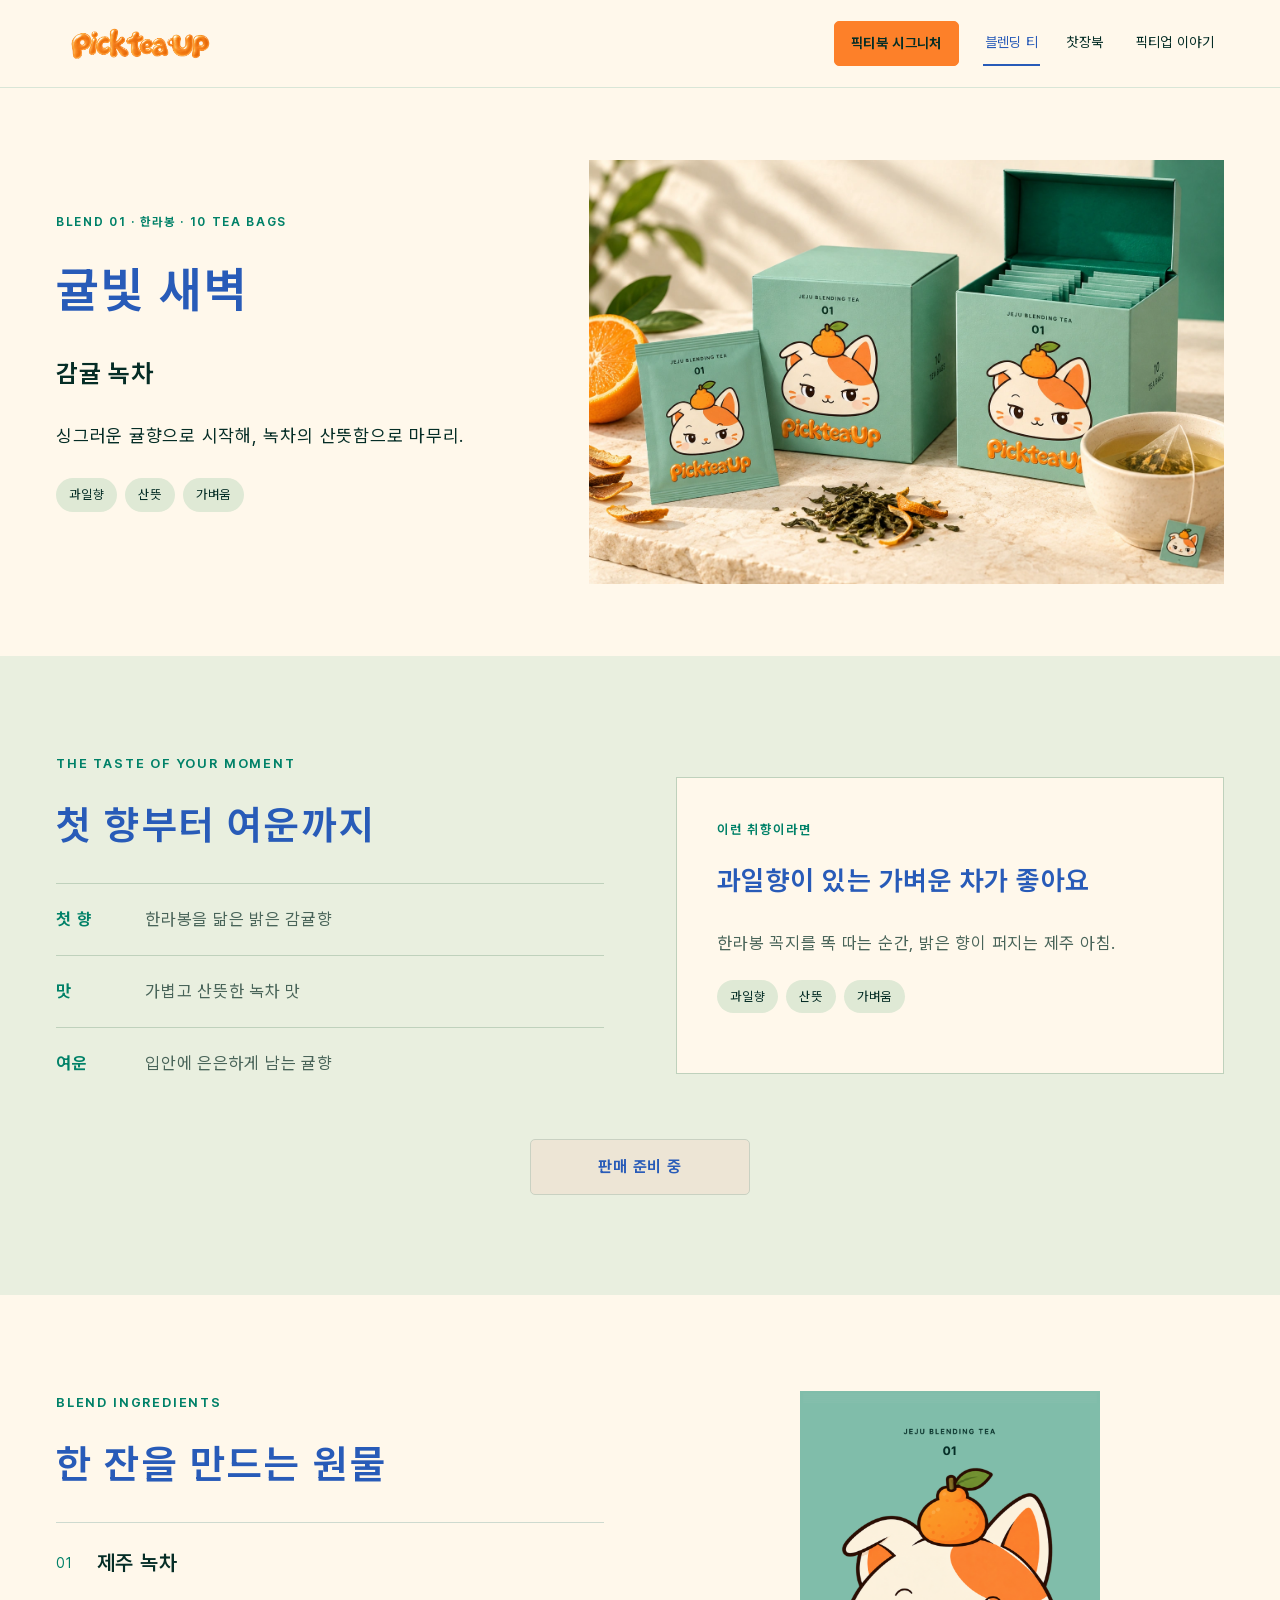
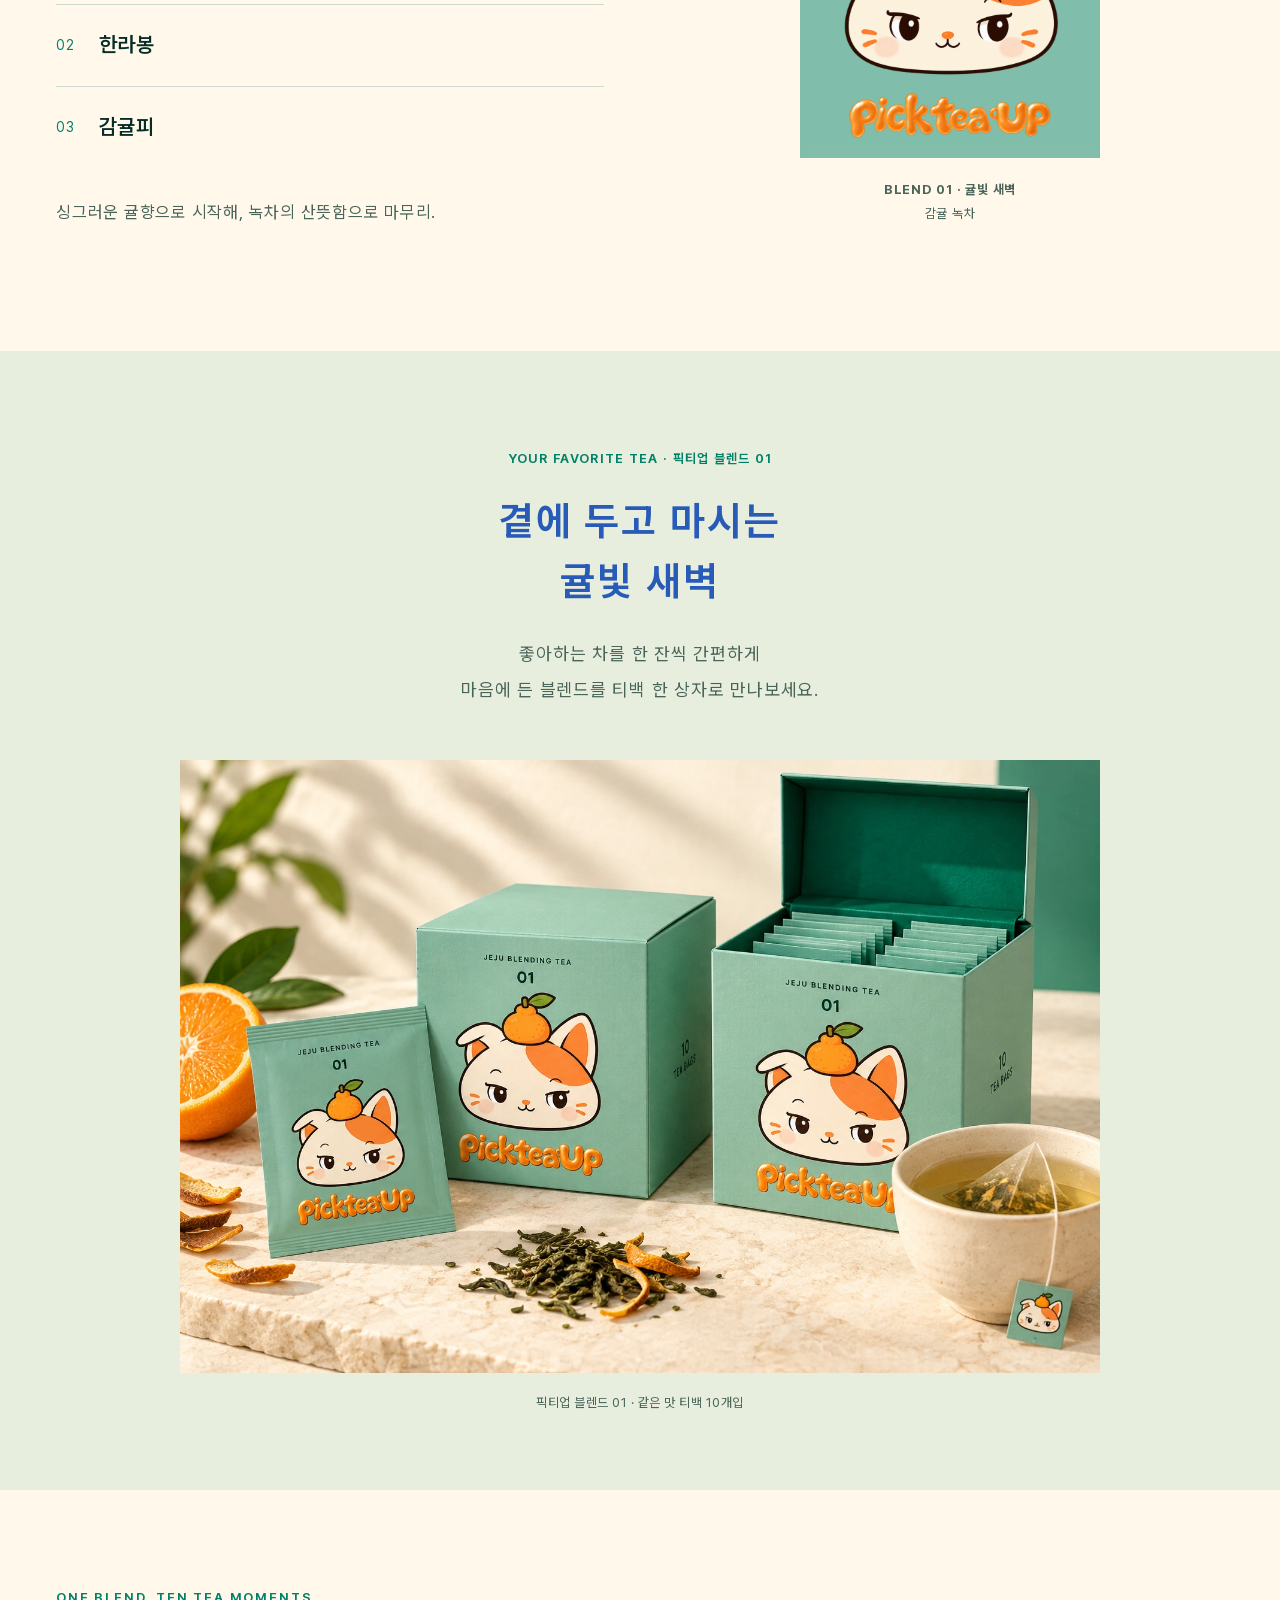
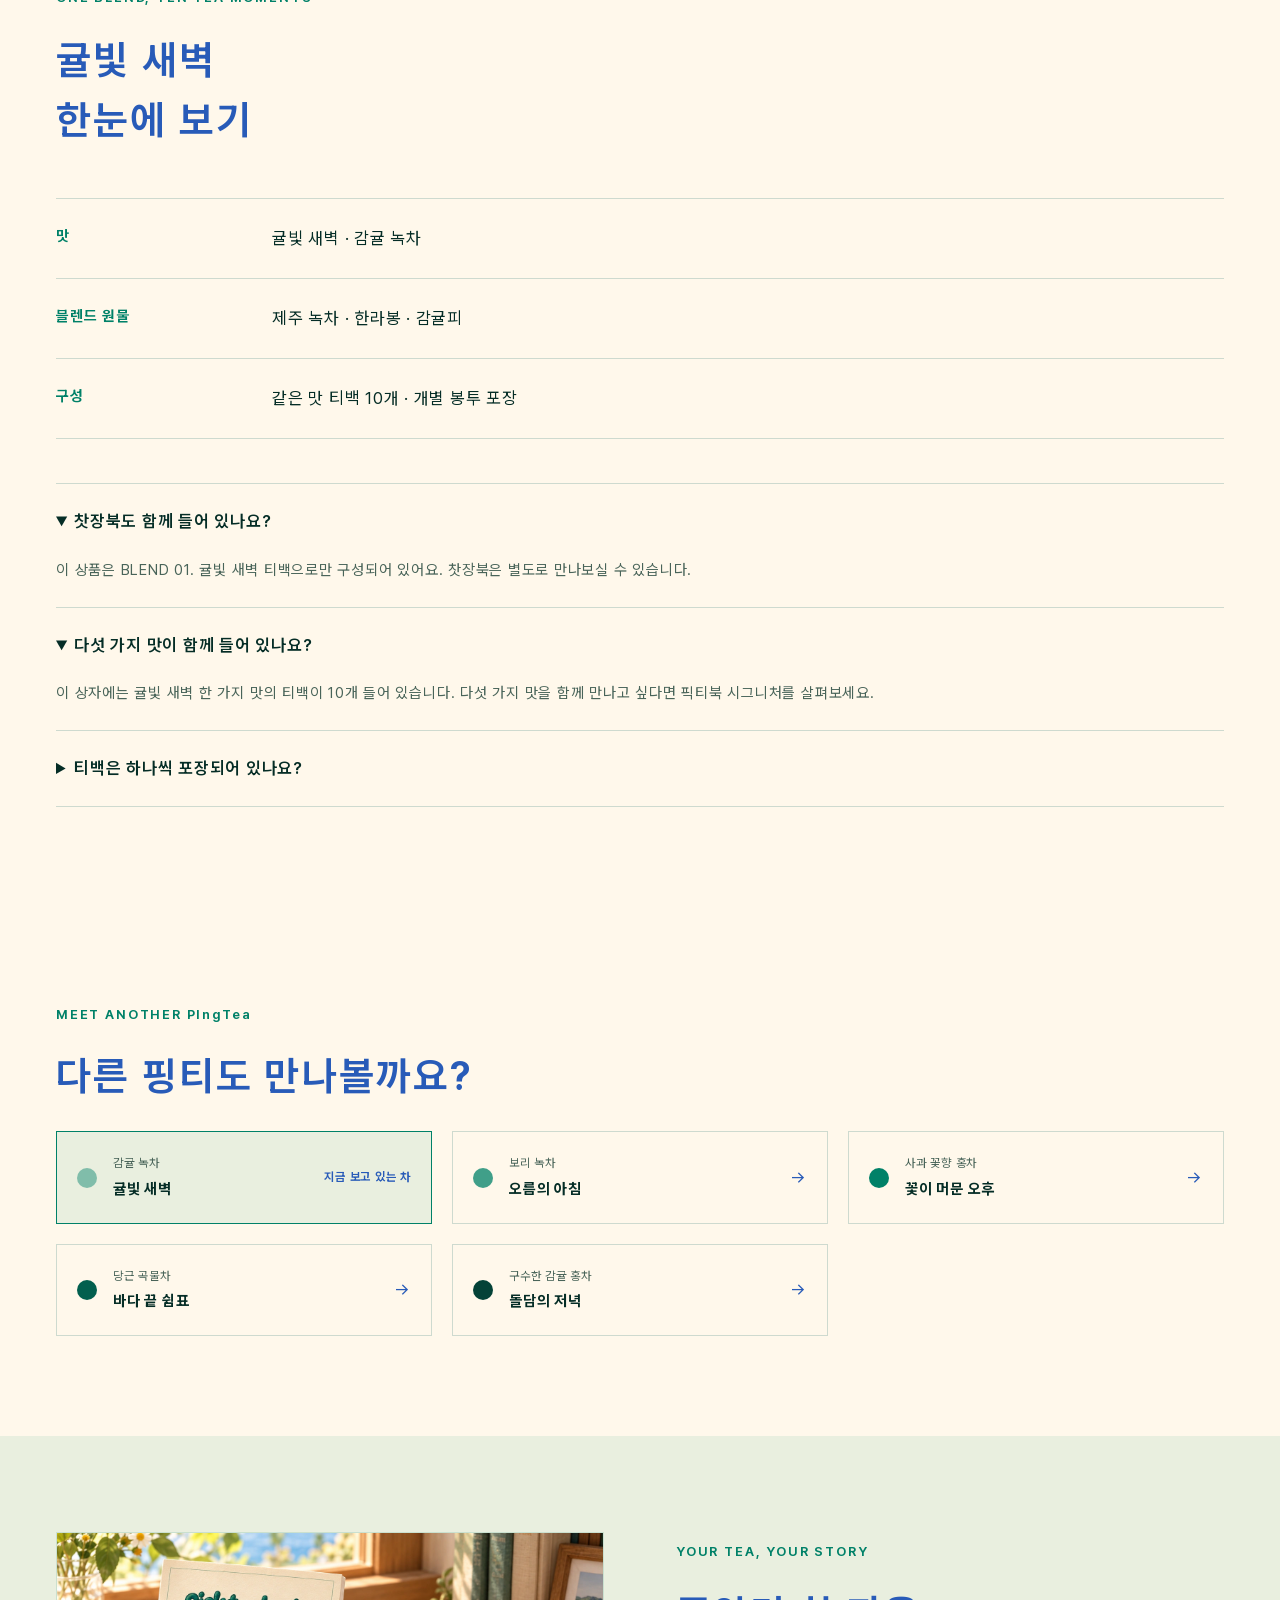
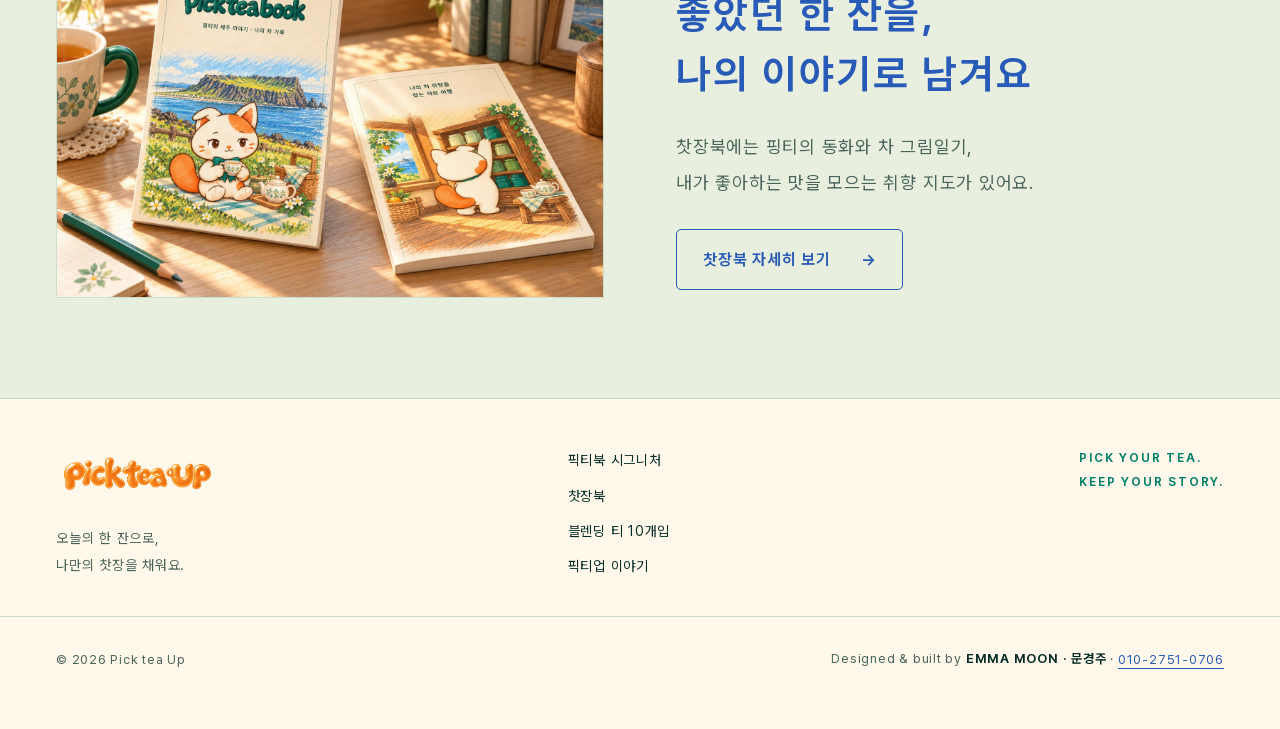
<file: blend-01.html>
<!doctype html><html lang="ko"><head><meta charset="utf-8"><meta name="viewport" content="width=device-width,initial-scale=1"><title>귤빛 새벽 · 감귤 녹차 10개입 · 픽티업</title><meta name="description" content="싱그러운 귤향으로 시작해, 녹차의 산뜻함으로 마무리. 제주 녹차 · 한라봉 · 감귤피. 같은 맛 티백 10개를 담은 정사각 큐브 상자."><link rel="icon" type="image/svg+xml" href="data:image/svg+xml,%3Csvg%20xmlns%3D%22http%3A%2F%2Fwww.w3.org%2F2000%2Fsvg%22%20viewBox%3D%220%200%2064%2064%22%3E%3Crect%20width%3D%2264%22%20height%3D%2264%22%20rx%3D%2214%22%20fill%3D%22%23008168%22%2F%3E%3Cpath%20d%3D%22M16%2022h29v21c0%207-29%207-29%200Z%22%20fill%3D%22%23FFF8EB%22%2F%3E%3Cpath%20d%3D%22M45%2026h5c8%200%208%2014%200%2014h-5%22%20fill%3D%22none%22%20stroke%3D%22%23FFF8EB%22%20stroke-width%3D%224%22%2F%3E%3Cpath%20d%3D%22M28%2010c-8%208%209%205%201%2012%22%20fill%3D%22none%22%20stroke%3D%22%23FD8029%22%20stroke-width%3D%224%22%20stroke-linecap%3D%22round%22%2F%3E%3C%2Fsvg%3E"><link rel="stylesheet" href="site.css"><script defer src="site.js"></script>
<!-- Shared preview: dedicated image with generous crop-safe margins -->
<meta property="og:type" content="website">
<meta property="og:locale" content="ko_KR">
<meta property="og:site_name" content="픽티업 | pickteaup">
<meta property="og:title" content="귤빛 새벽 · 감귤 녹차 10개입 · 픽티업">
<meta property="og:description" content="싱그러운 귤향으로 시작해, 녹차의 산뜻함으로 마무리. 제주 녹차 · 한라봉 · 감귤피. 같은 맛 티백 10개를 담은 정사각 큐브 상자.">
<meta property="og:url" content="https://emma-neway-coder.github.io/pickteaup-jeju/blend-01.html">
<meta property="og:image" content="https://emma-neway-coder.github.io/pickteaup-jeju/assets/brand/share-preview-v1.png">
<meta property="og:image:secure_url" content="https://emma-neway-coder.github.io/pickteaup-jeju/assets/brand/share-preview-v1.png">
<meta property="og:image:type" content="image/png">
<meta property="og:image:width" content="1734">
<meta property="og:image:height" content="907">
<meta property="og:image:alt" content="크림색 배경 중앙에 여백을 두고 배치한 주황색 픽티업 로고">
<meta name="twitter:card" content="summary_large_image">
<meta name="twitter:title" content="귤빛 새벽 · 감귤 녹차 10개입 · 픽티업">
<meta name="twitter:description" content="싱그러운 귤향으로 시작해, 녹차의 산뜻함으로 마무리. 제주 녹차 · 한라봉 · 감귤피. 같은 맛 티백 10개를 담은 정사각 큐브 상자.">
<meta name="twitter:image" content="https://emma-neway-coder.github.io/pickteaup-jeju/assets/brand/share-preview-v1.png">
<meta name="twitter:image:alt" content="픽티업 Pick tea Up 로고">
<link rel="stylesheet" href="navigation.css?v=6"><link rel="stylesheet" href="baseline-no-motion.css"><link rel="stylesheet" href="blend-pack-refinement.css"></head><body><a class="skip-link" href="#main">본문으로 이동</a><header class="site-header product-navigation"><a class="brand-link" href="index.html" aria-label="픽티업 홈"><img src="assets/brand/logo.png" alt="픽티업 Pick tea up" width="2172" height="724" decoding="async"></a><nav aria-label="상품 메뉴"><a class="signature-nav" href="signature/"><span>픽티북</span> <span>시그니처</span></a><a class="" href="blends.html" aria-current="page">블렌딩 티</a><a class="" href="book.html">찻장북</a></nav><a class="brand-story-link" href="brand.html">픽티업 이야기</a></header><main id="main"><section class="wrap product-hero flavor-hero" data-export="01-귤빛 새벽"><div><p class="eyebrow">BLEND 01 · 한라봉 · 10 TEA BAGS</p><h1>귤빛 새벽</h1><p class="flavor-family">감귤 녹차</p><p class="lead">싱그러운 귤향으로 시작해, 녹차의 산뜻함으로 마무리.</p><div class="tags"><span>과일향</span><span>산뜻</span><span>가벼움</span></div></div><figure><img class="" src="assets/photos/cube-01.webp" alt="귤빛 새벽 정사각 큐브 종이상자, 초록색 내부와 티백, 우러난 차" loading="eager" decoding="async"></figure></section><section class="section soft-panel" id="taste" data-export="02-맛과-여운"><div class="wrap split"><div><div class="section-head "><p class="eyebrow">THE TASTE OF YOUR MOMENT</p><h2>첫 향부터 여운까지</h2></div><dl class="taste-notes"><div><dt>첫 향</dt><dd>한라봉을 닮은 밝은 감귤향</dd></div><div><dt>맛</dt><dd>가볍고 산뜻한 녹차 맛</dd></div><div><dt>여운</dt><dd>입안에 은은하게 남는 귤향</dd></div></dl></div><div class="taste-pick"><p class="eyebrow">이런 취향이라면</p><h3>과일향이 있는 가벼운 차가 좋아요</h3><p>한라봉 꼭지를 똑 따는 순간, 밝은 향이 퍼지는 제주 아침.</p><div class="tags"><span>과일향</span><span>산뜻</span><span>가벼움</span></div></div></div><div class="purchase-placement"><button class="purchase-status" type="button" disabled>판매 준비 중</button></div></section><section class="wrap section" data-export="03-블렌드의-원물"><div class="split align-start"><div><div class="section-head "><p class="eyebrow">BLEND INGREDIENTS</p><h2>한 잔을 만드는 원물</h2></div><ul class="ingredient-list"><li><span>01</span><strong>제주 녹차</strong></li><li><span>02</span><strong>한라봉</strong></li><li><span>03</span><strong>감귤피</strong></li></ul><p class="ingredient-copy">싱그러운 귤향으로 시작해, 녹차의 산뜻함으로 마무리.</p></div><figure class="sachet-close"><img class="" src="assets/packaging/blend-01.webp" alt="한라봉 개별 포장 전면 원본" loading="lazy" decoding="async"><figcaption><strong>BLEND 01 · 귤빛 새벽</strong><br>감귤 녹차</figcaption></figure></div></section><section class="section packaging" id="packaging" data-export="04-큐브-종이상자"><div class="wrap"><div class="section-head center"><p class="eyebrow">YOUR FAVORITE TEA · 픽티업 블렌드 01</p><h2>곁에 두고 마시는<br>귤빛 새벽</h2><p>좋아하는 차를 한 잔씩 간편하게<br>마음에 든 블렌드를 티백 한 상자로 만나보세요.</p></div><figure class="blend-pack-photo"><img class="" src="assets/photos/cube-01.webp" alt="귤빛 새벽 큐브의 앞면과 옆면, 개방된 에메랄드 내부" loading="lazy" decoding="async"><figcaption>픽티업 블렌드 01 · 같은 맛 티백 10개입</figcaption></figure></div></section><section class="wrap section specs" id="blend-spec" data-export="05-10개입-구성"><div class="section-head "><p class="eyebrow">ONE BLEND, TEN TEA MOMENTS</p><h2>귤빛 새벽<br>한눈에 보기</h2></div><dl class="spec-list"><div><dt>맛</dt><dd>귤빛 새벽 · 감귤 녹차</dd></div><div><dt>블렌드 원물</dt><dd>제주 녹차 · 한라봉 · 감귤피</dd></div><div><dt>구성</dt><dd>같은 맛 티백 10개 · 개별 봉투 포장</dd></div></dl><div class="faq"><details open><summary>찻장북도 함께 들어 있나요?</summary><p>이 상품은 BLEND 01. 귤빛 새벽 티백으로만 구성되어 있어요. 찻장북은 별도로 만나보실 수 있습니다.</p></details><details open><summary>다섯 가지 맛이 함께 들어 있나요?</summary><p>이 상자에는 귤빛 새벽 한 가지 맛의 티백이 10개 들어 있습니다. 다섯 가지 맛을 함께 만나고 싶다면 픽티북 시그니처를 살펴보세요.</p></details><details><summary>티백은 하나씩 포장되어 있나요?</summary><p>네. 각 티백은 한라봉 핑티가 그려진 개별 봉투에 담깁니다.</p></details></div></section><section class="wrap section related"><p class="eyebrow">MEET ANOTHER PIngTea</p><h2>다른 핑티도 만나볼까요?</h2><nav class="blend-links" aria-label="다른 블렌드"><a href="blend-01.html" aria-current="page"><span class="blend-dot" style="background:#80BDAA" aria-hidden="true"></span><span><small>감귤 녹차</small><strong>귤빛 새벽</strong></span><span class="current-blend-label">지금 보고 있는 차</span></a><a href="blend-02.html" ><span class="blend-dot" style="background:#409F89" aria-hidden="true"></span><span><small>보리 녹차</small><strong>오름의 아침</strong></span><span aria-hidden="true">→</span></a><a href="blend-03.html" ><span class="blend-dot" style="background:#008168" aria-hidden="true"></span><span><small>사과 꽃향 홍차</small><strong>꽃이 머문 오후</strong></span><span aria-hidden="true">→</span></a><a href="blend-04.html" ><span class="blend-dot" style="background:#025F4E" aria-hidden="true"></span><span><small>당근 곡물차</small><strong>바다 끝 쉼표</strong></span><span aria-hidden="true">→</span></a><a href="blend-05.html" ><span class="blend-dot" style="background:#044237" aria-hidden="true"></span><span><small>구수한 감귤 홍차</small><strong>돌담의 저녁</strong></span><span aria-hidden="true">→</span></a></nav></section><section class="section soft-panel" data-export="06-한-잔의-기록"><div class="wrap split"><img class="photo-frame" src="assets/photos/book-still-life.webp" alt="이야기와 기록을 담은 찻장북" loading="lazy" decoding="async"><div><div class="section-head "><p class="eyebrow">YOUR TEA, YOUR STORY</p><h2>좋았던 한 잔을,<br>나의 이야기로 남겨요</h2><p>찻장북에는 핑티의 동화와 차 그림일기,<br>내가 좋아하는 맛을 모으는 취향 지도가 있어요.</p></div><a class="button secondary" href="book.html">찻장북 자세히 보기<span aria-hidden="true">→</span></a></div></div></section></main><footer class="site-footer"><div class="wrap footer-grid"><div><img class="" src="assets/brand/logo.png" alt="픽티업" loading="lazy" decoding="async"><p>오늘의 한 잔으로,<br>나만의 찻장을 채워요.</p></div><nav aria-label="하단 메뉴"><a href="signature/">픽티북 시그니처</a><a href="book.html">찻장북</a><a href="blends.html">블렌딩 티 10개입</a><a href="brand.html">픽티업 이야기</a></nav><p class="footer-tagline">PICK YOUR TEA.<br>KEEP YOUR STORY.</p></div><div class="wrap footer-credit"><p>© 2026 Pick tea Up</p><p>Designed &amp; built by <strong>EMMA MOON · 문경주</strong><span class="credit-sep" aria-hidden="true"> · </span><a href="tel:+821027510706" aria-label="문경주에게 전화하기 010-2751-0706">010-2751-0706</a></p></div></footer><dialog id="image-dialog" aria-labelledby="dialog-title"><div class="dialog-bar"><h2 id="dialog-title"></h2><button id="dialog-close" aria-label="미리 보기 닫기">닫기 ×</button></div><div class="dialog-stage"><img id="dialog-image" alt=""></div><div class="dialog-bottom"><button id="dialog-prev" aria-label="이전 이미지">← 이전</button><button id="dialog-zoom" aria-pressed="false">글자 확대</button><span id="dialog-count" aria-live="polite"></span><button id="dialog-next" aria-label="다음 이미지">다음 →</button></div></dialog></body></html>
</file>
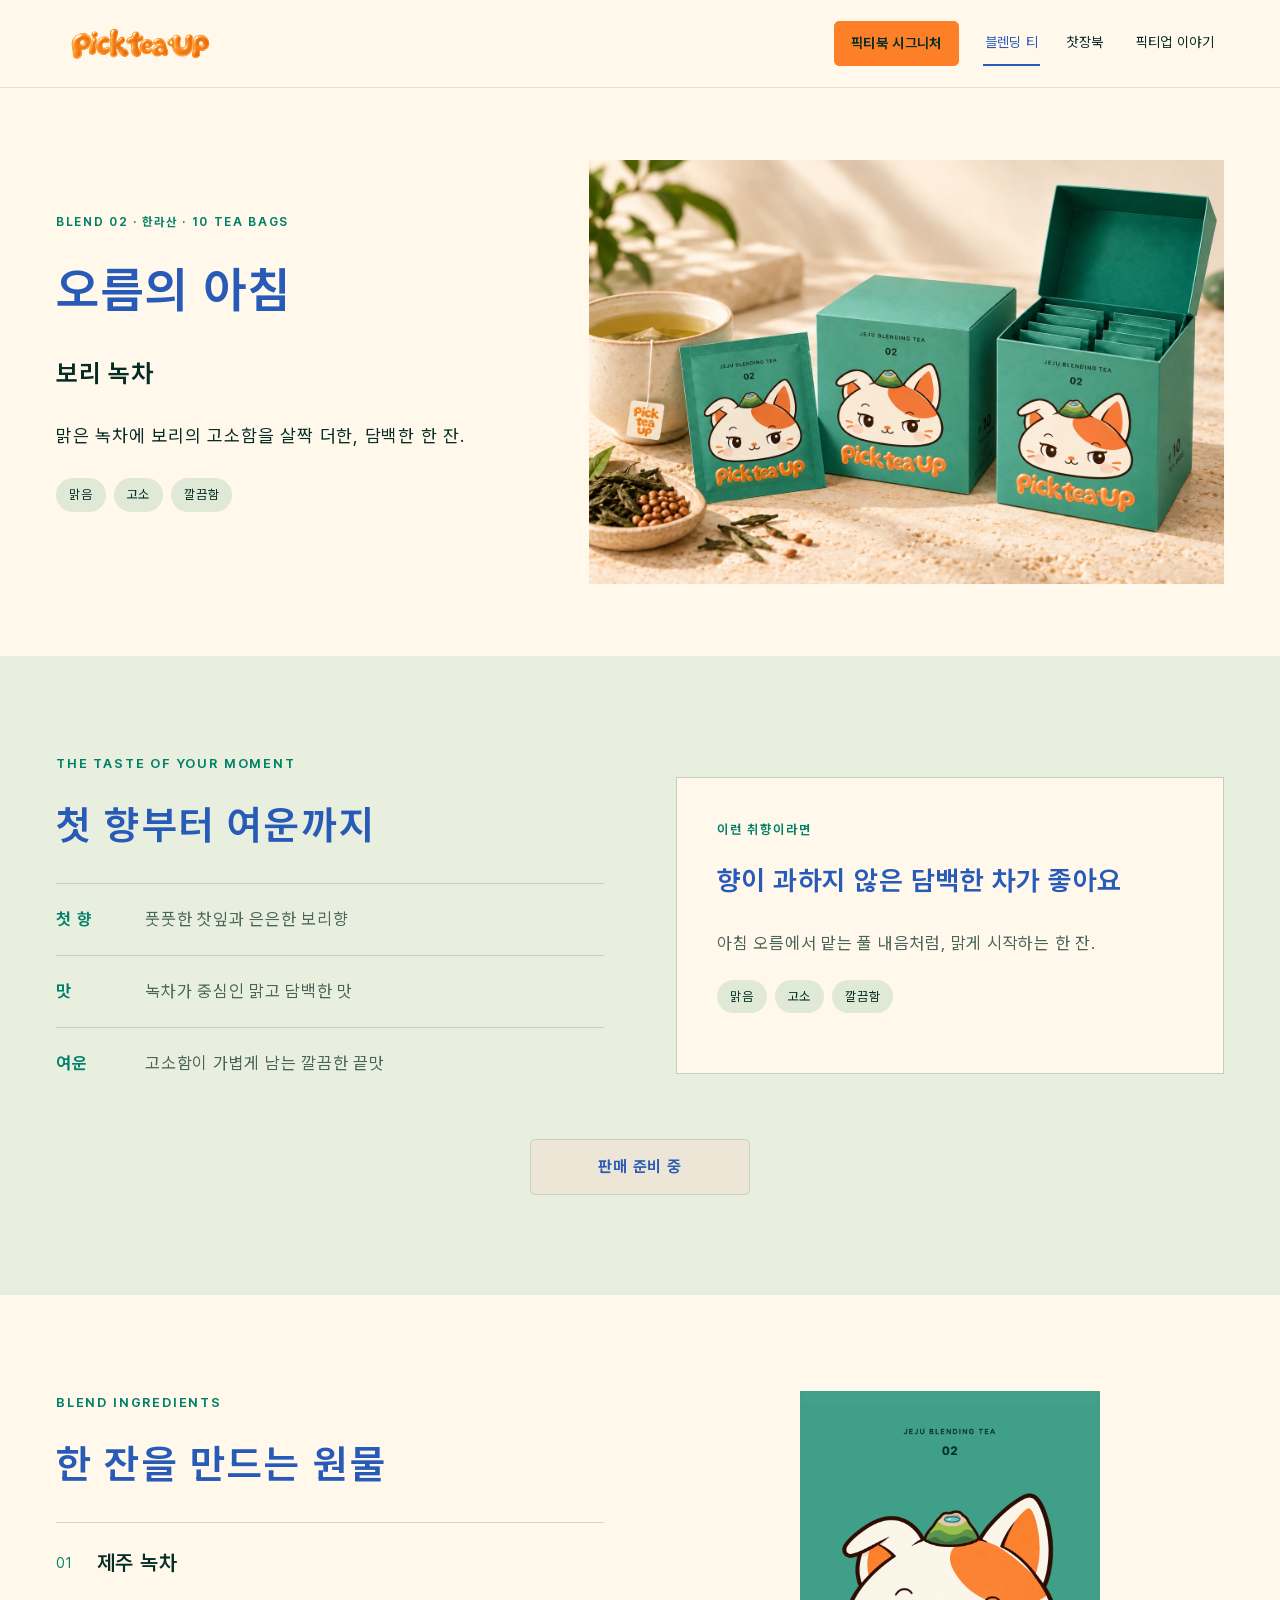
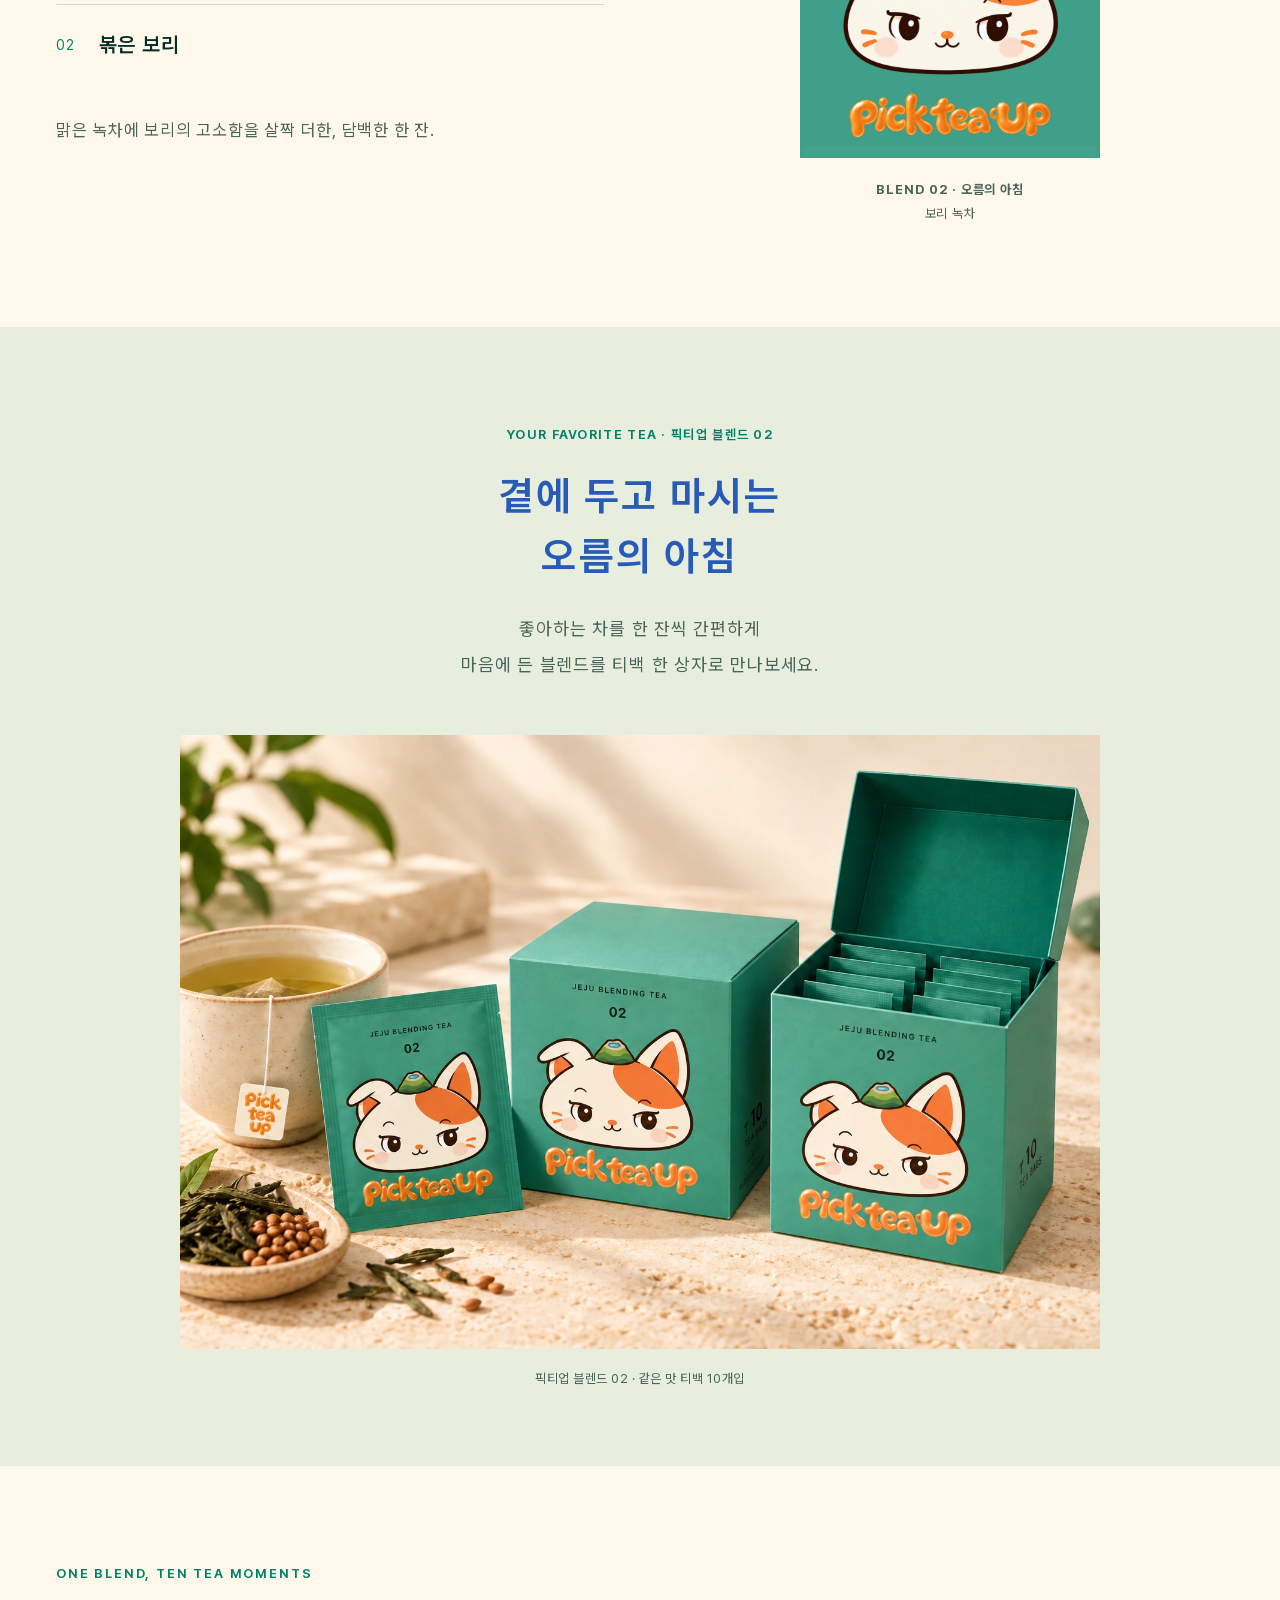
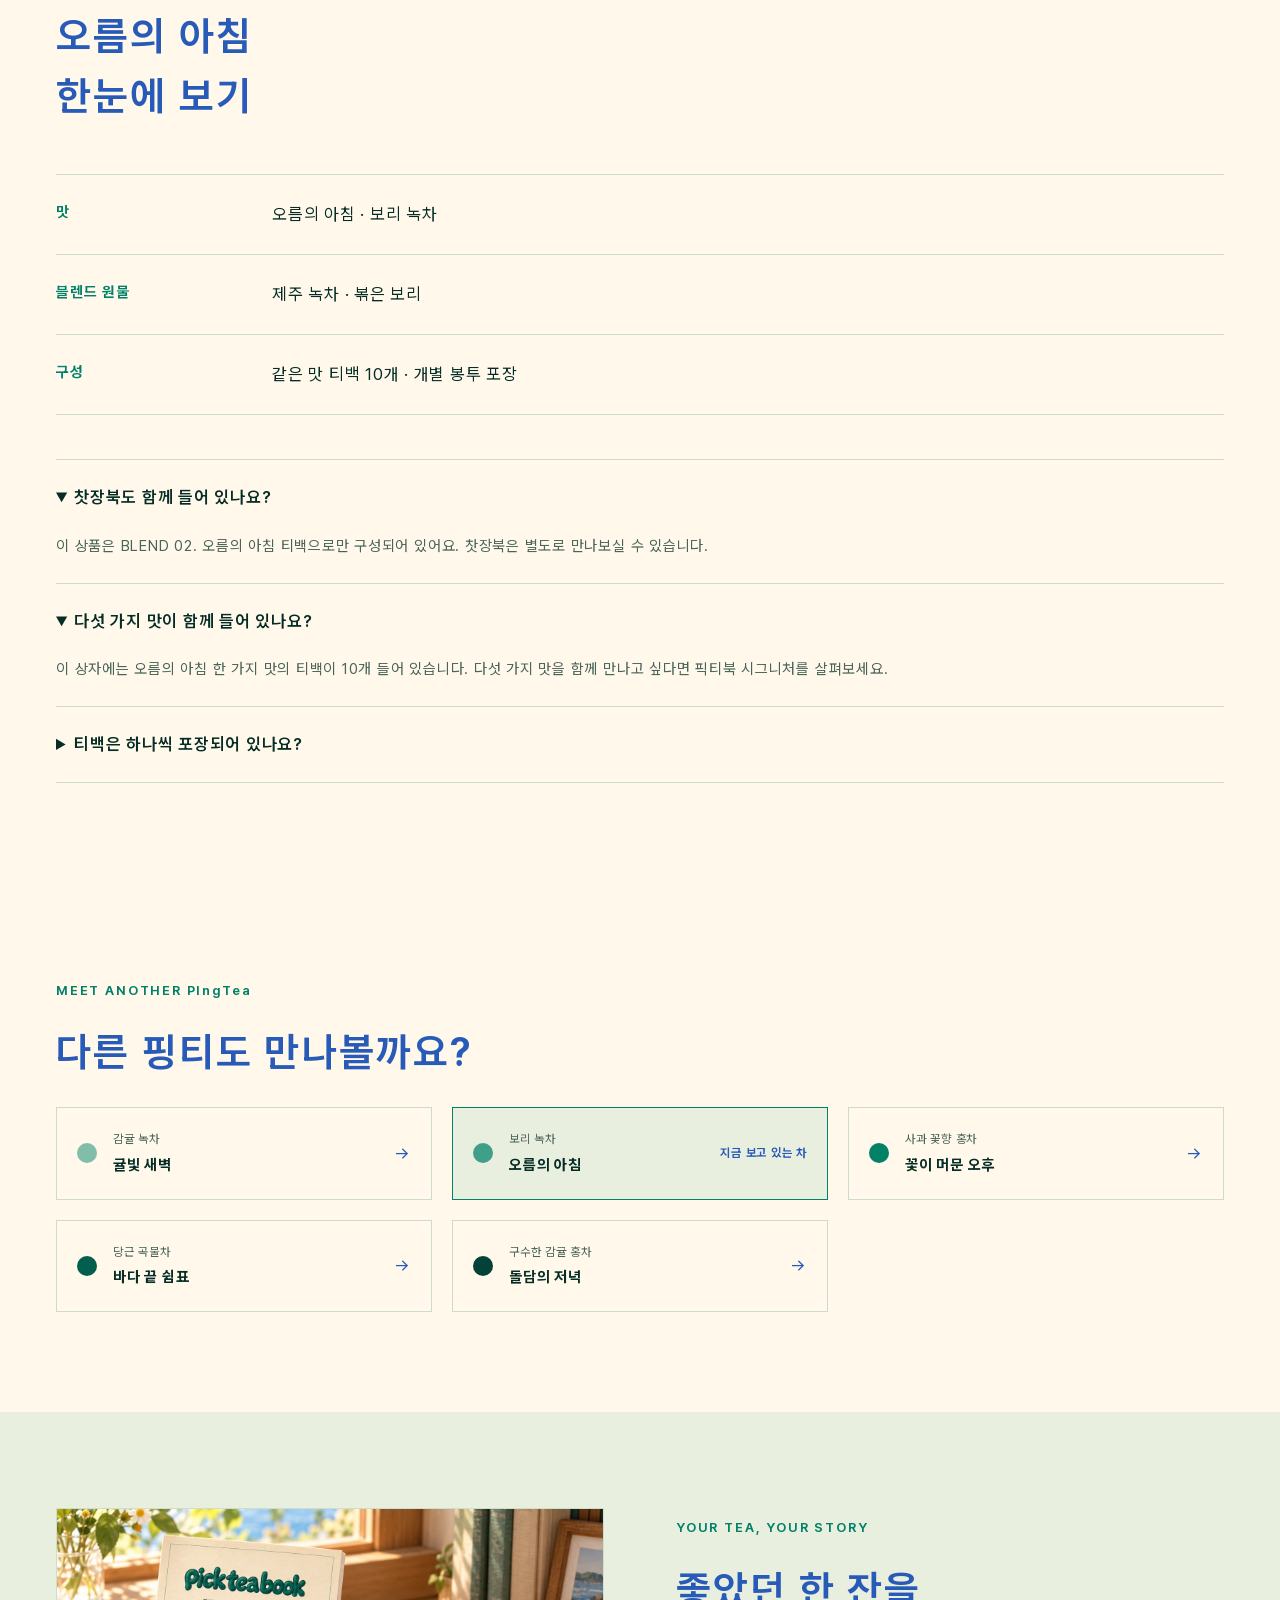
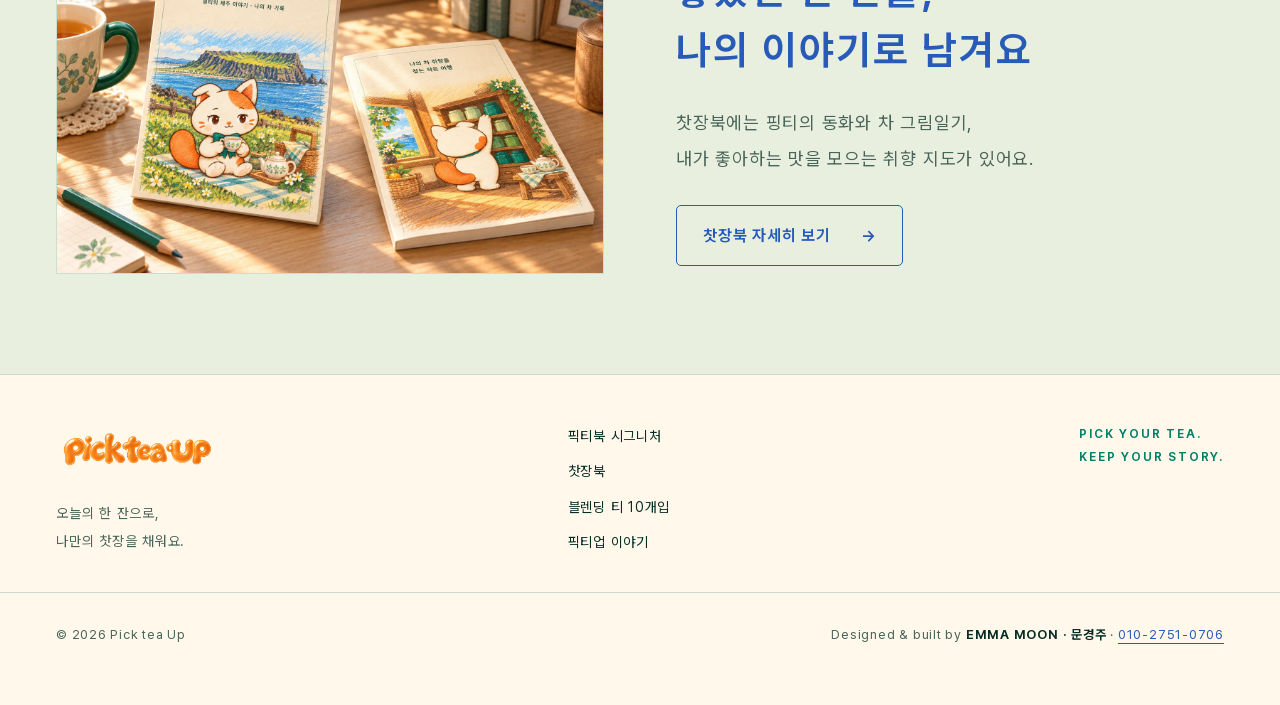
<file: blend-02.html>
<!doctype html><html lang="ko"><head><meta charset="utf-8"><meta name="viewport" content="width=device-width,initial-scale=1"><title>오름의 아침 · 보리 녹차 10개입 · 픽티업</title><meta name="description" content="맑은 녹차에 보리의 고소함을 살짝 더한, 담백한 한 잔. 제주 녹차 · 볶은 보리. 같은 맛 티백 10개를 담은 정사각 큐브 상자."><link rel="icon" type="image/svg+xml" href="data:image/svg+xml,%3Csvg%20xmlns%3D%22http%3A%2F%2Fwww.w3.org%2F2000%2Fsvg%22%20viewBox%3D%220%200%2064%2064%22%3E%3Crect%20width%3D%2264%22%20height%3D%2264%22%20rx%3D%2214%22%20fill%3D%22%23008168%22%2F%3E%3Cpath%20d%3D%22M16%2022h29v21c0%207-29%207-29%200Z%22%20fill%3D%22%23FFF8EB%22%2F%3E%3Cpath%20d%3D%22M45%2026h5c8%200%208%2014%200%2014h-5%22%20fill%3D%22none%22%20stroke%3D%22%23FFF8EB%22%20stroke-width%3D%224%22%2F%3E%3Cpath%20d%3D%22M28%2010c-8%208%209%205%201%2012%22%20fill%3D%22none%22%20stroke%3D%22%23FD8029%22%20stroke-width%3D%224%22%20stroke-linecap%3D%22round%22%2F%3E%3C%2Fsvg%3E"><link rel="stylesheet" href="site.css"><script defer src="site.js"></script>
<!-- Shared preview: dedicated image with generous crop-safe margins -->
<meta property="og:type" content="website">
<meta property="og:locale" content="ko_KR">
<meta property="og:site_name" content="픽티업 | pickteaup">
<meta property="og:title" content="오름의 아침 · 보리 녹차 10개입 · 픽티업">
<meta property="og:description" content="맑은 녹차에 보리의 고소함을 살짝 더한, 담백한 한 잔. 제주 녹차 · 볶은 보리. 같은 맛 티백 10개를 담은 정사각 큐브 상자.">
<meta property="og:url" content="https://emma-neway-coder.github.io/pickteaup-jeju/blend-02.html">
<meta property="og:image" content="https://emma-neway-coder.github.io/pickteaup-jeju/assets/brand/share-preview-v1.png">
<meta property="og:image:secure_url" content="https://emma-neway-coder.github.io/pickteaup-jeju/assets/brand/share-preview-v1.png">
<meta property="og:image:type" content="image/png">
<meta property="og:image:width" content="1734">
<meta property="og:image:height" content="907">
<meta property="og:image:alt" content="크림색 배경 중앙에 여백을 두고 배치한 주황색 픽티업 로고">
<meta name="twitter:card" content="summary_large_image">
<meta name="twitter:title" content="오름의 아침 · 보리 녹차 10개입 · 픽티업">
<meta name="twitter:description" content="맑은 녹차에 보리의 고소함을 살짝 더한, 담백한 한 잔. 제주 녹차 · 볶은 보리. 같은 맛 티백 10개를 담은 정사각 큐브 상자.">
<meta name="twitter:image" content="https://emma-neway-coder.github.io/pickteaup-jeju/assets/brand/share-preview-v1.png">
<meta name="twitter:image:alt" content="픽티업 Pick tea Up 로고">
<link rel="stylesheet" href="navigation.css?v=6"><link rel="stylesheet" href="baseline-no-motion.css"><link rel="stylesheet" href="blend-pack-refinement.css"></head><body><a class="skip-link" href="#main">본문으로 이동</a><header class="site-header product-navigation"><a class="brand-link" href="index.html" aria-label="픽티업 홈"><img src="assets/brand/logo.png" alt="픽티업 Pick tea up" width="2172" height="724" decoding="async"></a><nav aria-label="상품 메뉴"><a class="signature-nav" href="signature/"><span>픽티북</span> <span>시그니처</span></a><a class="" href="blends.html" aria-current="page">블렌딩 티</a><a class="" href="book.html">찻장북</a></nav><a class="brand-story-link" href="brand.html">픽티업 이야기</a></header><main id="main"><section class="wrap product-hero flavor-hero" data-export="01-오름의 아침"><div><p class="eyebrow">BLEND 02 · 한라산 · 10 TEA BAGS</p><h1>오름의 아침</h1><p class="flavor-family">보리 녹차</p><p class="lead">맑은 녹차에 보리의 고소함을 살짝 더한, 담백한 한 잔.</p><div class="tags"><span>맑음</span><span>고소</span><span>깔끔함</span></div></div><figure><img class="" src="assets/photos/cube-02.webp" alt="오름의 아침 정사각 큐브 종이상자, 초록색 내부와 티백, 우러난 차" loading="eager" decoding="async"></figure></section><section class="section soft-panel" id="taste" data-export="02-맛과-여운"><div class="wrap split"><div><div class="section-head "><p class="eyebrow">THE TASTE OF YOUR MOMENT</p><h2>첫 향부터 여운까지</h2></div><dl class="taste-notes"><div><dt>첫 향</dt><dd>풋풋한 찻잎과 은은한 보리향</dd></div><div><dt>맛</dt><dd>녹차가 중심인 맑고 담백한 맛</dd></div><div><dt>여운</dt><dd>고소함이 가볍게 남는 깔끔한 끝맛</dd></div></dl></div><div class="taste-pick"><p class="eyebrow">이런 취향이라면</p><h3>향이 과하지 않은 담백한 차가 좋아요</h3><p>아침 오름에서 맡는 풀 내음처럼, 맑게 시작하는 한 잔.</p><div class="tags"><span>맑음</span><span>고소</span><span>깔끔함</span></div></div></div><div class="purchase-placement"><button class="purchase-status" type="button" disabled>판매 준비 중</button></div></section><section class="wrap section" data-export="03-블렌드의-원물"><div class="split align-start"><div><div class="section-head "><p class="eyebrow">BLEND INGREDIENTS</p><h2>한 잔을 만드는 원물</h2></div><ul class="ingredient-list"><li><span>01</span><strong>제주 녹차</strong></li><li><span>02</span><strong>볶은 보리</strong></li></ul><p class="ingredient-copy">맑은 녹차에 보리의 고소함을 살짝 더한, 담백한 한 잔.</p></div><figure class="sachet-close"><img class="" src="assets/packaging/blend-02.webp" alt="한라산 개별 포장 전면 원본" loading="lazy" decoding="async"><figcaption><strong>BLEND 02 · 오름의 아침</strong><br>보리 녹차</figcaption></figure></div></section><section class="section packaging" id="packaging" data-export="04-큐브-종이상자"><div class="wrap"><div class="section-head center"><p class="eyebrow">YOUR FAVORITE TEA · 픽티업 블렌드 02</p><h2>곁에 두고 마시는<br>오름의 아침</h2><p>좋아하는 차를 한 잔씩 간편하게<br>마음에 든 블렌드를 티백 한 상자로 만나보세요.</p></div><figure class="blend-pack-photo"><img class="" src="assets/photos/cube-02.webp" alt="오름의 아침 큐브의 앞면과 옆면, 개방된 에메랄드 내부" loading="lazy" decoding="async"><figcaption>픽티업 블렌드 02 · 같은 맛 티백 10개입</figcaption></figure></div></section><section class="wrap section specs" id="blend-spec" data-export="05-10개입-구성"><div class="section-head "><p class="eyebrow">ONE BLEND, TEN TEA MOMENTS</p><h2>오름의 아침<br>한눈에 보기</h2></div><dl class="spec-list"><div><dt>맛</dt><dd>오름의 아침 · 보리 녹차</dd></div><div><dt>블렌드 원물</dt><dd>제주 녹차 · 볶은 보리</dd></div><div><dt>구성</dt><dd>같은 맛 티백 10개 · 개별 봉투 포장</dd></div></dl><div class="faq"><details open><summary>찻장북도 함께 들어 있나요?</summary><p>이 상품은 BLEND 02. 오름의 아침 티백으로만 구성되어 있어요. 찻장북은 별도로 만나보실 수 있습니다.</p></details><details open><summary>다섯 가지 맛이 함께 들어 있나요?</summary><p>이 상자에는 오름의 아침 한 가지 맛의 티백이 10개 들어 있습니다. 다섯 가지 맛을 함께 만나고 싶다면 픽티북 시그니처를 살펴보세요.</p></details><details><summary>티백은 하나씩 포장되어 있나요?</summary><p>네. 각 티백은 한라산 핑티가 그려진 개별 봉투에 담깁니다.</p></details></div></section><section class="wrap section related"><p class="eyebrow">MEET ANOTHER PIngTea</p><h2>다른 핑티도 만나볼까요?</h2><nav class="blend-links" aria-label="다른 블렌드"><a href="blend-01.html" ><span class="blend-dot" style="background:#80BDAA" aria-hidden="true"></span><span><small>감귤 녹차</small><strong>귤빛 새벽</strong></span><span aria-hidden="true">→</span></a><a href="blend-02.html" aria-current="page"><span class="blend-dot" style="background:#409F89" aria-hidden="true"></span><span><small>보리 녹차</small><strong>오름의 아침</strong></span><span class="current-blend-label">지금 보고 있는 차</span></a><a href="blend-03.html" ><span class="blend-dot" style="background:#008168" aria-hidden="true"></span><span><small>사과 꽃향 홍차</small><strong>꽃이 머문 오후</strong></span><span aria-hidden="true">→</span></a><a href="blend-04.html" ><span class="blend-dot" style="background:#025F4E" aria-hidden="true"></span><span><small>당근 곡물차</small><strong>바다 끝 쉼표</strong></span><span aria-hidden="true">→</span></a><a href="blend-05.html" ><span class="blend-dot" style="background:#044237" aria-hidden="true"></span><span><small>구수한 감귤 홍차</small><strong>돌담의 저녁</strong></span><span aria-hidden="true">→</span></a></nav></section><section class="section soft-panel" data-export="06-한-잔의-기록"><div class="wrap split"><img class="photo-frame" src="assets/photos/book-still-life.webp" alt="이야기와 기록을 담은 찻장북" loading="lazy" decoding="async"><div><div class="section-head "><p class="eyebrow">YOUR TEA, YOUR STORY</p><h2>좋았던 한 잔을,<br>나의 이야기로 남겨요</h2><p>찻장북에는 핑티의 동화와 차 그림일기,<br>내가 좋아하는 맛을 모으는 취향 지도가 있어요.</p></div><a class="button secondary" href="book.html">찻장북 자세히 보기<span aria-hidden="true">→</span></a></div></div></section></main><footer class="site-footer"><div class="wrap footer-grid"><div><img class="" src="assets/brand/logo.png" alt="픽티업" loading="lazy" decoding="async"><p>오늘의 한 잔으로,<br>나만의 찻장을 채워요.</p></div><nav aria-label="하단 메뉴"><a href="signature/">픽티북 시그니처</a><a href="book.html">찻장북</a><a href="blends.html">블렌딩 티 10개입</a><a href="brand.html">픽티업 이야기</a></nav><p class="footer-tagline">PICK YOUR TEA.<br>KEEP YOUR STORY.</p></div><div class="wrap footer-credit"><p>© 2026 Pick tea Up</p><p>Designed &amp; built by <strong>EMMA MOON · 문경주</strong><span class="credit-sep" aria-hidden="true"> · </span><a href="tel:+821027510706" aria-label="문경주에게 전화하기 010-2751-0706">010-2751-0706</a></p></div></footer><dialog id="image-dialog" aria-labelledby="dialog-title"><div class="dialog-bar"><h2 id="dialog-title"></h2><button id="dialog-close" aria-label="미리 보기 닫기">닫기 ×</button></div><div class="dialog-stage"><img id="dialog-image" alt=""></div><div class="dialog-bottom"><button id="dialog-prev" aria-label="이전 이미지">← 이전</button><button id="dialog-zoom" aria-pressed="false">글자 확대</button><span id="dialog-count" aria-live="polite"></span><button id="dialog-next" aria-label="다음 이미지">다음 →</button></div></dialog></body></html>
</file>
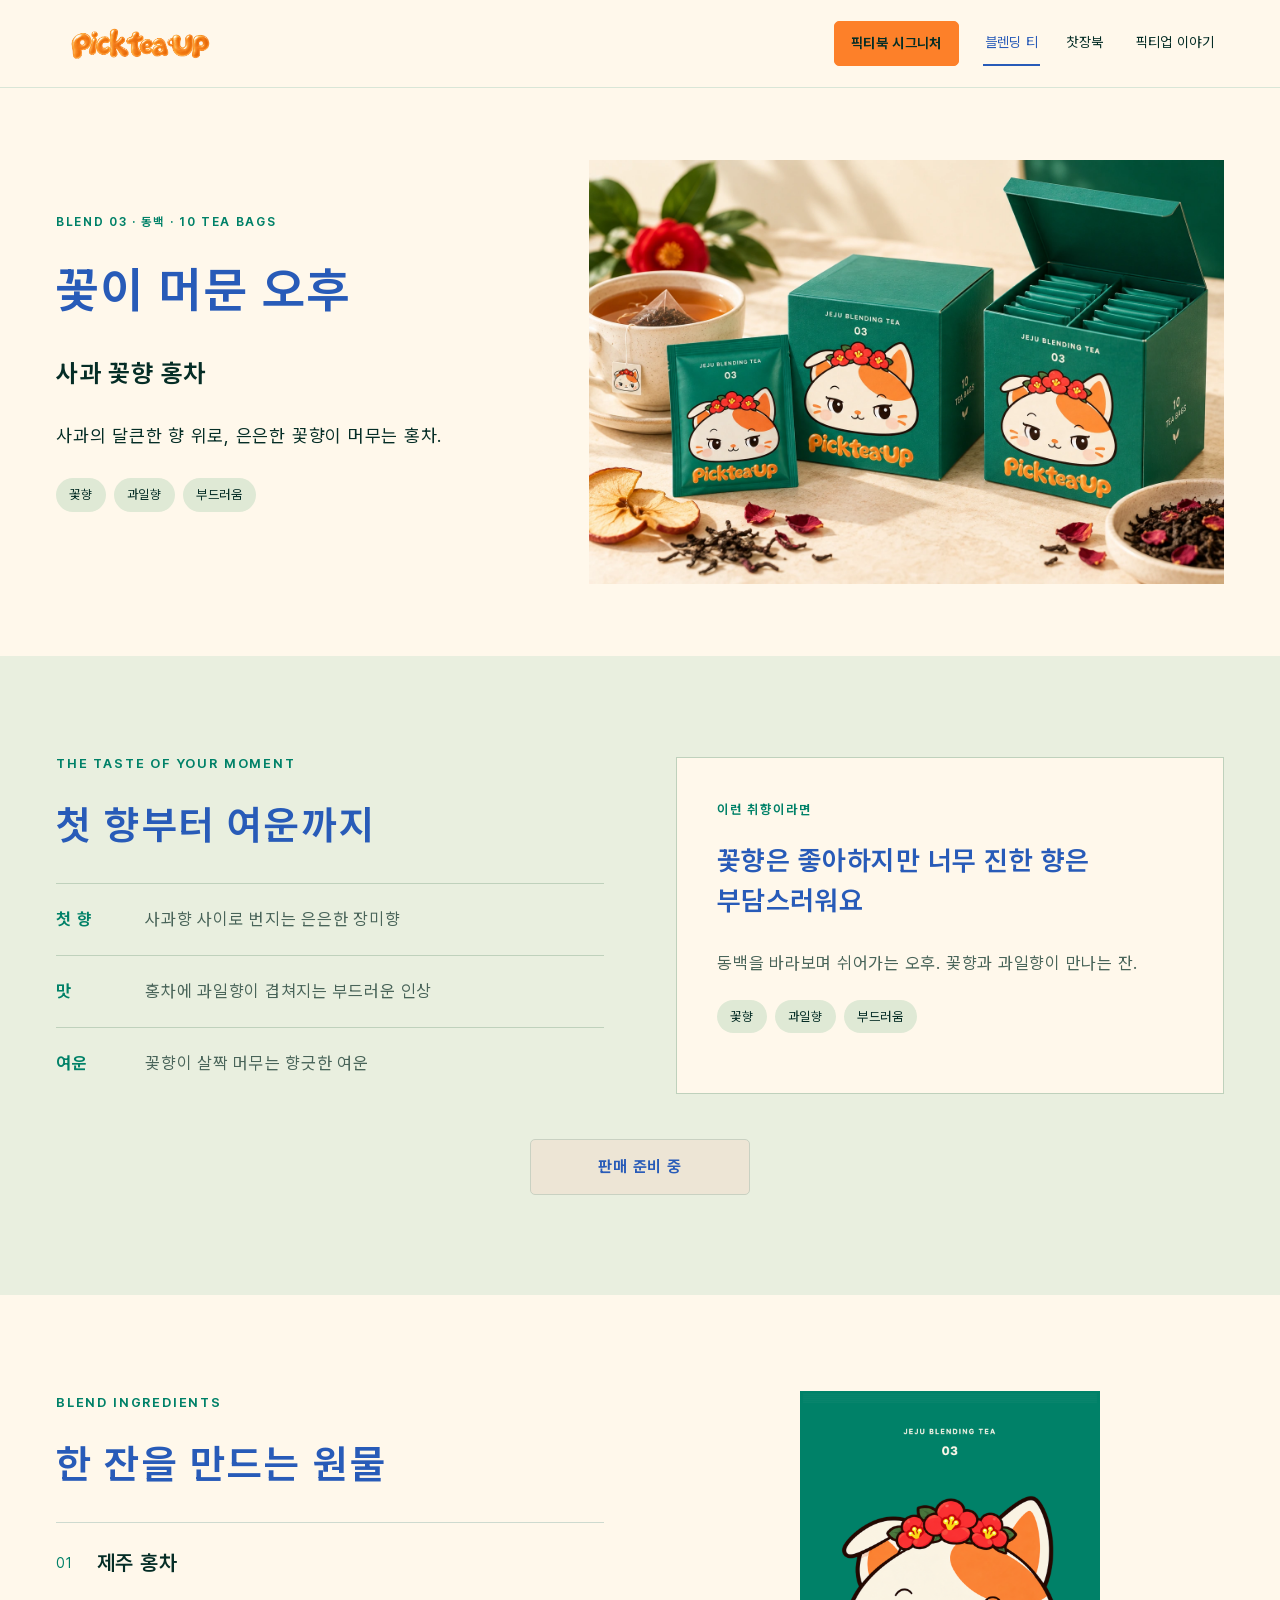
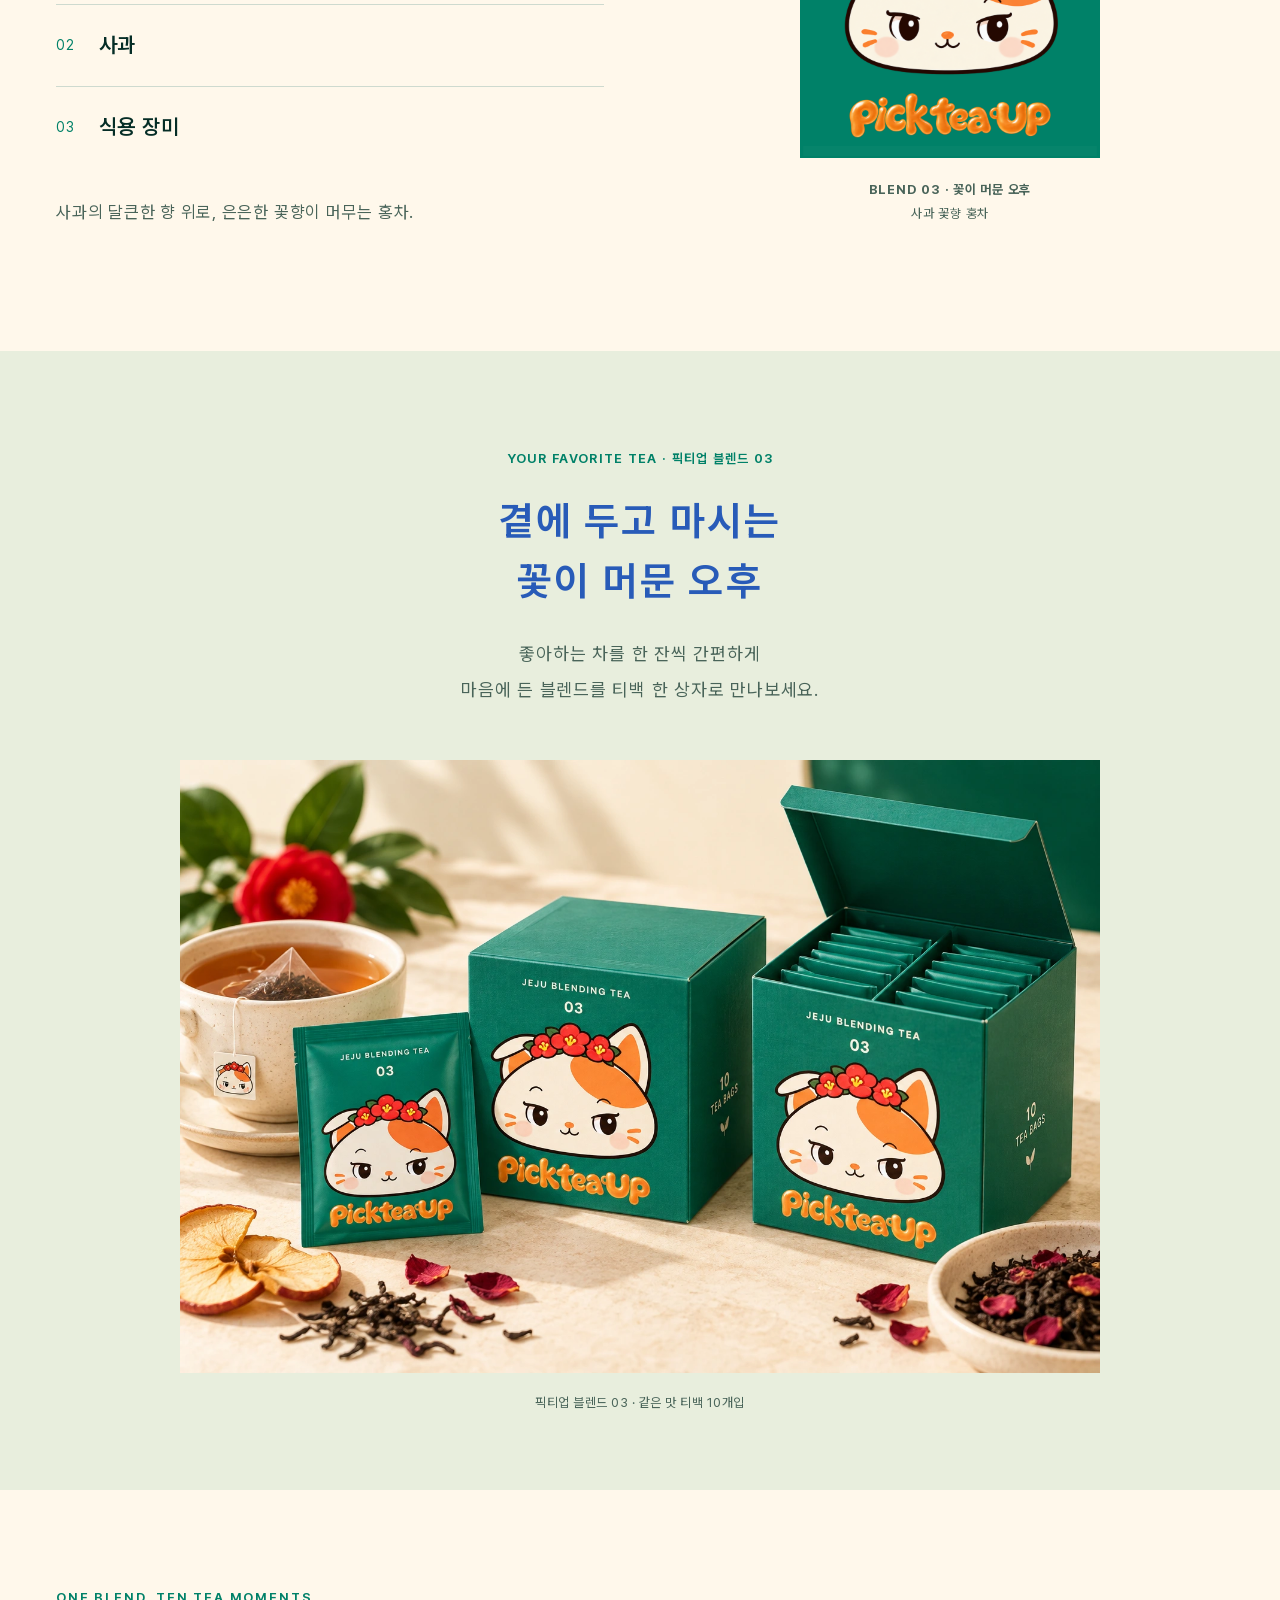
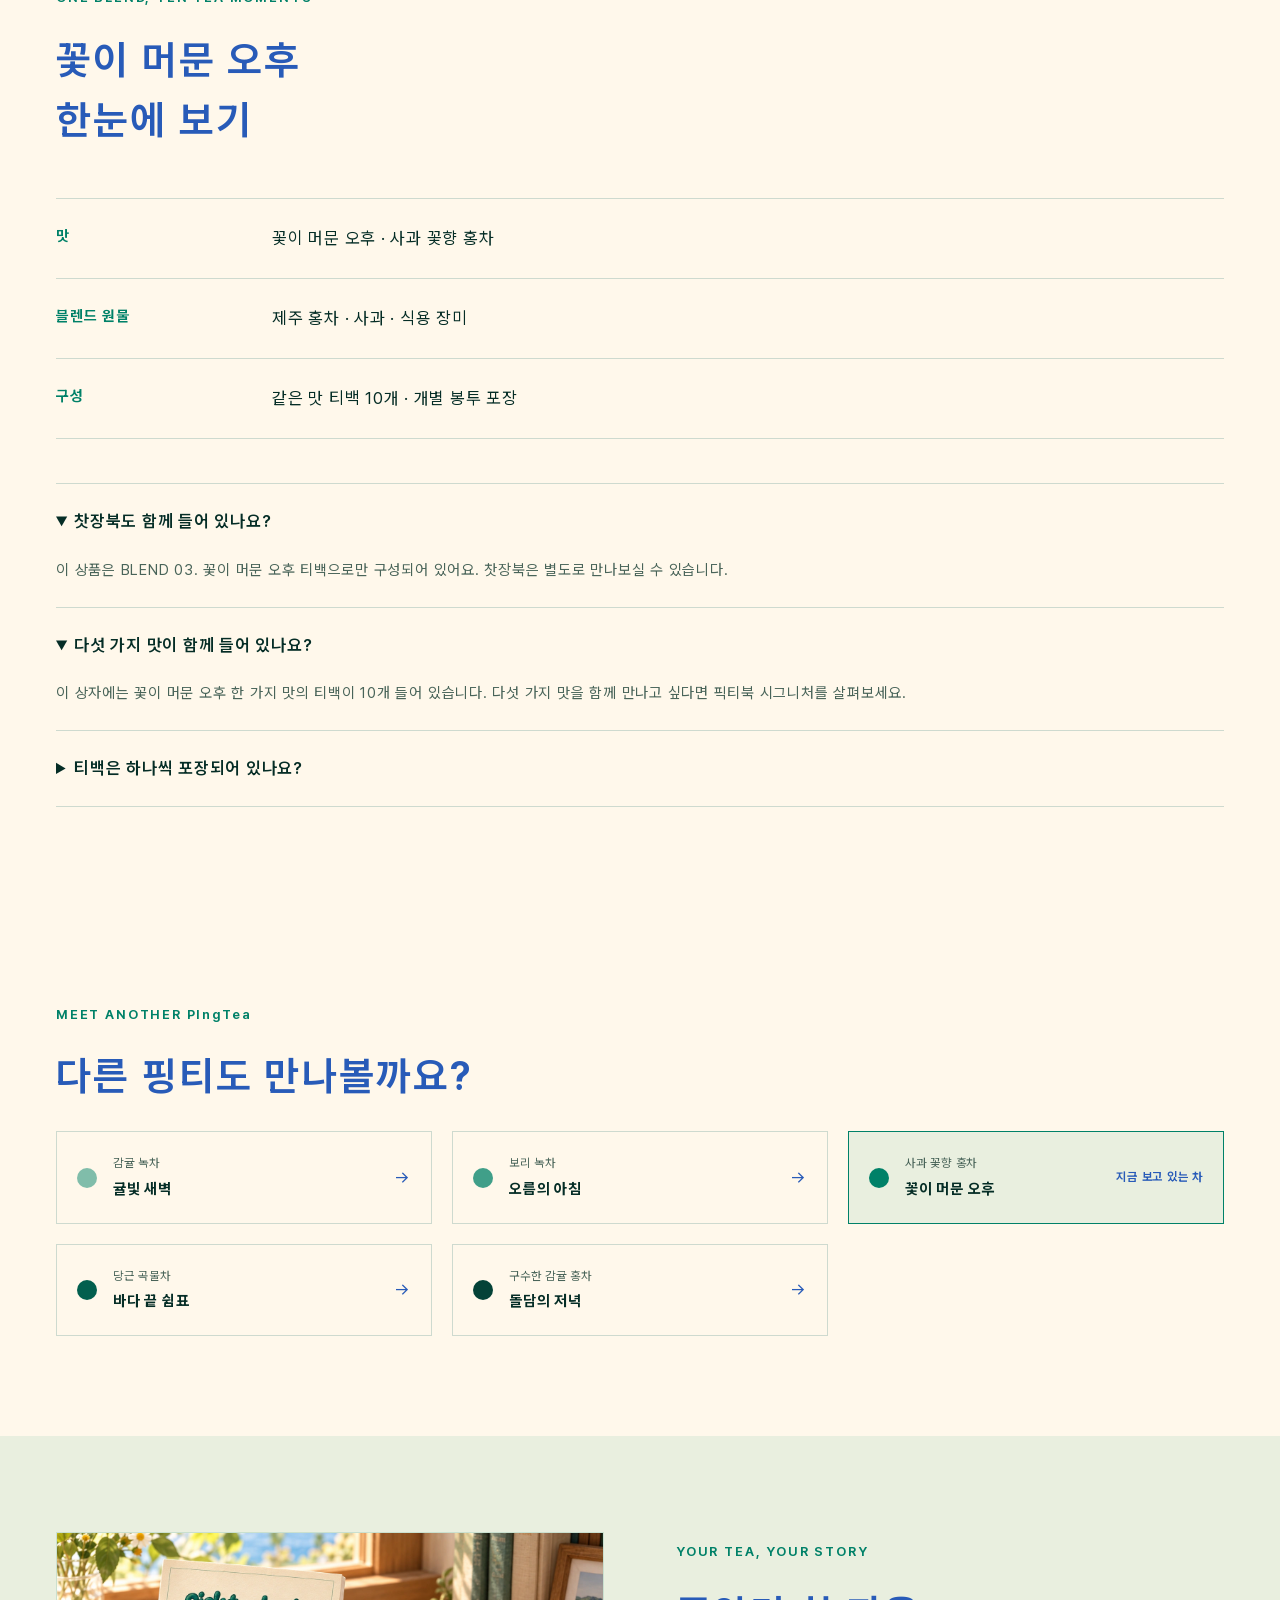
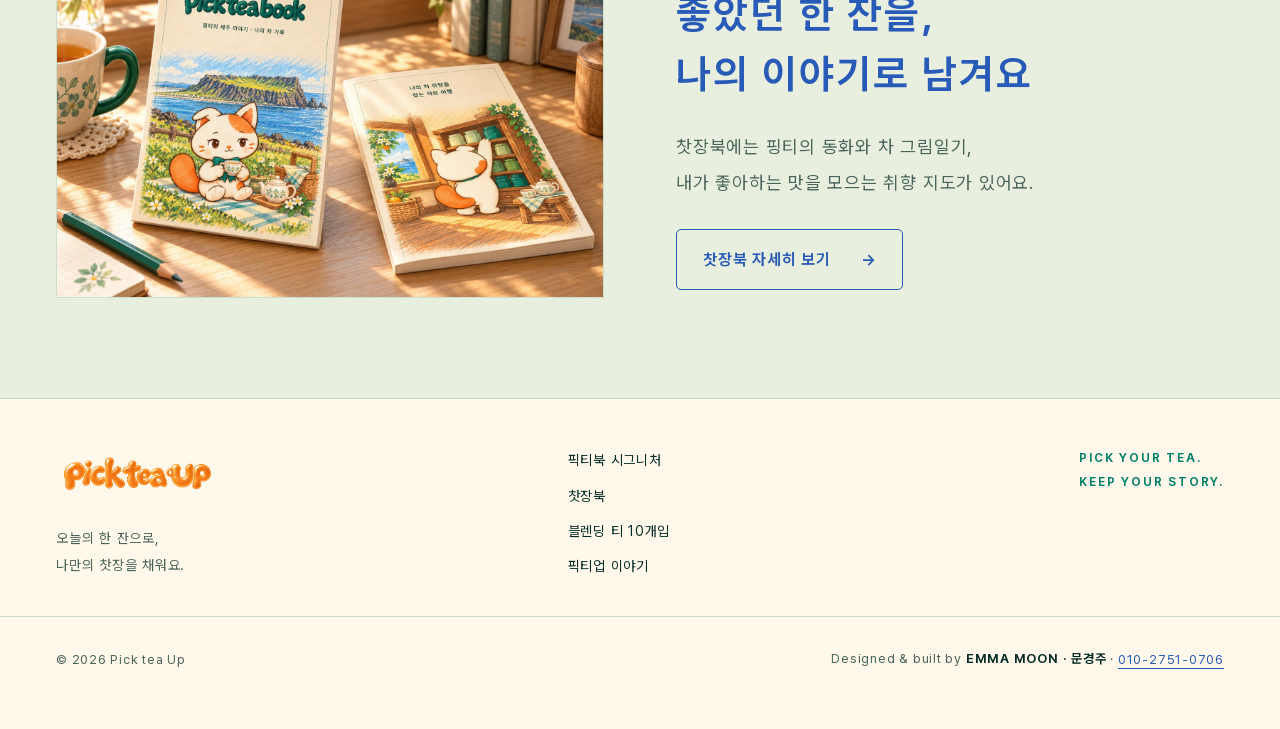
<file: blend-03.html>
<!doctype html><html lang="ko"><head><meta charset="utf-8"><meta name="viewport" content="width=device-width,initial-scale=1"><title>꽃이 머문 오후 · 사과 꽃향 홍차 10개입 · 픽티업</title><meta name="description" content="사과의 달큰한 향 위로, 은은한 꽃향이 머무는 홍차. 제주 홍차 · 사과 · 식용 장미. 같은 맛 티백 10개를 담은 정사각 큐브 상자."><link rel="icon" type="image/svg+xml" href="data:image/svg+xml,%3Csvg%20xmlns%3D%22http%3A%2F%2Fwww.w3.org%2F2000%2Fsvg%22%20viewBox%3D%220%200%2064%2064%22%3E%3Crect%20width%3D%2264%22%20height%3D%2264%22%20rx%3D%2214%22%20fill%3D%22%23008168%22%2F%3E%3Cpath%20d%3D%22M16%2022h29v21c0%207-29%207-29%200Z%22%20fill%3D%22%23FFF8EB%22%2F%3E%3Cpath%20d%3D%22M45%2026h5c8%200%208%2014%200%2014h-5%22%20fill%3D%22none%22%20stroke%3D%22%23FFF8EB%22%20stroke-width%3D%224%22%2F%3E%3Cpath%20d%3D%22M28%2010c-8%208%209%205%201%2012%22%20fill%3D%22none%22%20stroke%3D%22%23FD8029%22%20stroke-width%3D%224%22%20stroke-linecap%3D%22round%22%2F%3E%3C%2Fsvg%3E"><link rel="stylesheet" href="site.css"><script defer src="site.js"></script>
<!-- Shared preview: dedicated image with generous crop-safe margins -->
<meta property="og:type" content="website">
<meta property="og:locale" content="ko_KR">
<meta property="og:site_name" content="픽티업 | pickteaup">
<meta property="og:title" content="꽃이 머문 오후 · 사과 꽃향 홍차 10개입 · 픽티업">
<meta property="og:description" content="사과의 달큰한 향 위로, 은은한 꽃향이 머무는 홍차. 제주 홍차 · 사과 · 식용 장미. 같은 맛 티백 10개를 담은 정사각 큐브 상자.">
<meta property="og:url" content="https://emma-neway-coder.github.io/pickteaup-jeju/blend-03.html">
<meta property="og:image" content="https://emma-neway-coder.github.io/pickteaup-jeju/assets/brand/share-preview-v1.png">
<meta property="og:image:secure_url" content="https://emma-neway-coder.github.io/pickteaup-jeju/assets/brand/share-preview-v1.png">
<meta property="og:image:type" content="image/png">
<meta property="og:image:width" content="1734">
<meta property="og:image:height" content="907">
<meta property="og:image:alt" content="크림색 배경 중앙에 여백을 두고 배치한 주황색 픽티업 로고">
<meta name="twitter:card" content="summary_large_image">
<meta name="twitter:title" content="꽃이 머문 오후 · 사과 꽃향 홍차 10개입 · 픽티업">
<meta name="twitter:description" content="사과의 달큰한 향 위로, 은은한 꽃향이 머무는 홍차. 제주 홍차 · 사과 · 식용 장미. 같은 맛 티백 10개를 담은 정사각 큐브 상자.">
<meta name="twitter:image" content="https://emma-neway-coder.github.io/pickteaup-jeju/assets/brand/share-preview-v1.png">
<meta name="twitter:image:alt" content="픽티업 Pick tea Up 로고">
<link rel="stylesheet" href="navigation.css?v=6"><link rel="stylesheet" href="baseline-no-motion.css"><link rel="stylesheet" href="blend-pack-refinement.css"></head><body><a class="skip-link" href="#main">본문으로 이동</a><header class="site-header product-navigation"><a class="brand-link" href="index.html" aria-label="픽티업 홈"><img src="assets/brand/logo.png" alt="픽티업 Pick tea up" width="2172" height="724" decoding="async"></a><nav aria-label="상품 메뉴"><a class="signature-nav" href="signature/"><span>픽티북</span> <span>시그니처</span></a><a class="" href="blends.html" aria-current="page">블렌딩 티</a><a class="" href="book.html">찻장북</a></nav><a class="brand-story-link" href="brand.html">픽티업 이야기</a></header><main id="main"><section class="wrap product-hero flavor-hero" data-export="01-꽃이 머문 오후"><div><p class="eyebrow">BLEND 03 · 동백 · 10 TEA BAGS</p><h1>꽃이 머문 오후</h1><p class="flavor-family">사과 꽃향 홍차</p><p class="lead">사과의 달큰한 향 위로, 은은한 꽃향이 머무는 홍차.</p><div class="tags"><span>꽃향</span><span>과일향</span><span>부드러움</span></div></div><figure><img class="" src="assets/photos/cube-03.webp" alt="꽃이 머문 오후 정사각 큐브 종이상자, 초록색 내부와 티백, 우러난 차" loading="eager" decoding="async"></figure></section><section class="section soft-panel" id="taste" data-export="02-맛과-여운"><div class="wrap split"><div><div class="section-head "><p class="eyebrow">THE TASTE OF YOUR MOMENT</p><h2>첫 향부터 여운까지</h2></div><dl class="taste-notes"><div><dt>첫 향</dt><dd>사과향 사이로 번지는 은은한 장미향</dd></div><div><dt>맛</dt><dd>홍차에 과일향이 겹쳐지는 부드러운 인상</dd></div><div><dt>여운</dt><dd>꽃향이 살짝 머무는 향긋한 여운</dd></div></dl></div><div class="taste-pick"><p class="eyebrow">이런 취향이라면</p><h3>꽃향은 좋아하지만 너무 진한 향은 부담스러워요</h3><p>동백을 바라보며 쉬어가는 오후. 꽃향과 과일향이 만나는 잔.</p><div class="tags"><span>꽃향</span><span>과일향</span><span>부드러움</span></div></div></div><div class="purchase-placement"><button class="purchase-status" type="button" disabled>판매 준비 중</button></div></section><section class="wrap section" data-export="03-블렌드의-원물"><div class="split align-start"><div><div class="section-head "><p class="eyebrow">BLEND INGREDIENTS</p><h2>한 잔을 만드는 원물</h2></div><ul class="ingredient-list"><li><span>01</span><strong>제주 홍차</strong></li><li><span>02</span><strong>사과</strong></li><li><span>03</span><strong>식용 장미</strong></li></ul><p class="ingredient-copy">사과의 달큰한 향 위로, 은은한 꽃향이 머무는 홍차.</p></div><figure class="sachet-close"><img class="" src="assets/packaging/blend-03.webp" alt="동백 개별 포장 전면 원본" loading="lazy" decoding="async"><figcaption><strong>BLEND 03 · 꽃이 머문 오후</strong><br>사과 꽃향 홍차</figcaption></figure></div></section><section class="section packaging" id="packaging" data-export="04-큐브-종이상자"><div class="wrap"><div class="section-head center"><p class="eyebrow">YOUR FAVORITE TEA · 픽티업 블렌드 03</p><h2>곁에 두고 마시는<br>꽃이 머문 오후</h2><p>좋아하는 차를 한 잔씩 간편하게<br>마음에 든 블렌드를 티백 한 상자로 만나보세요.</p></div><figure class="blend-pack-photo"><img class="" src="assets/photos/cube-03.webp" alt="꽃이 머문 오후 큐브의 앞면과 옆면, 개방된 에메랄드 내부" loading="lazy" decoding="async"><figcaption>픽티업 블렌드 03 · 같은 맛 티백 10개입</figcaption></figure></div></section><section class="wrap section specs" id="blend-spec" data-export="05-10개입-구성"><div class="section-head "><p class="eyebrow">ONE BLEND, TEN TEA MOMENTS</p><h2>꽃이 머문 오후<br>한눈에 보기</h2></div><dl class="spec-list"><div><dt>맛</dt><dd>꽃이 머문 오후 · 사과 꽃향 홍차</dd></div><div><dt>블렌드 원물</dt><dd>제주 홍차 · 사과 · 식용 장미</dd></div><div><dt>구성</dt><dd>같은 맛 티백 10개 · 개별 봉투 포장</dd></div></dl><div class="faq"><details open><summary>찻장북도 함께 들어 있나요?</summary><p>이 상품은 BLEND 03. 꽃이 머문 오후 티백으로만 구성되어 있어요. 찻장북은 별도로 만나보실 수 있습니다.</p></details><details open><summary>다섯 가지 맛이 함께 들어 있나요?</summary><p>이 상자에는 꽃이 머문 오후 한 가지 맛의 티백이 10개 들어 있습니다. 다섯 가지 맛을 함께 만나고 싶다면 픽티북 시그니처를 살펴보세요.</p></details><details><summary>티백은 하나씩 포장되어 있나요?</summary><p>네. 각 티백은 동백 핑티가 그려진 개별 봉투에 담깁니다.</p></details></div></section><section class="wrap section related"><p class="eyebrow">MEET ANOTHER PIngTea</p><h2>다른 핑티도 만나볼까요?</h2><nav class="blend-links" aria-label="다른 블렌드"><a href="blend-01.html" ><span class="blend-dot" style="background:#80BDAA" aria-hidden="true"></span><span><small>감귤 녹차</small><strong>귤빛 새벽</strong></span><span aria-hidden="true">→</span></a><a href="blend-02.html" ><span class="blend-dot" style="background:#409F89" aria-hidden="true"></span><span><small>보리 녹차</small><strong>오름의 아침</strong></span><span aria-hidden="true">→</span></a><a href="blend-03.html" aria-current="page"><span class="blend-dot" style="background:#008168" aria-hidden="true"></span><span><small>사과 꽃향 홍차</small><strong>꽃이 머문 오후</strong></span><span class="current-blend-label">지금 보고 있는 차</span></a><a href="blend-04.html" ><span class="blend-dot" style="background:#025F4E" aria-hidden="true"></span><span><small>당근 곡물차</small><strong>바다 끝 쉼표</strong></span><span aria-hidden="true">→</span></a><a href="blend-05.html" ><span class="blend-dot" style="background:#044237" aria-hidden="true"></span><span><small>구수한 감귤 홍차</small><strong>돌담의 저녁</strong></span><span aria-hidden="true">→</span></a></nav></section><section class="section soft-panel" data-export="06-한-잔의-기록"><div class="wrap split"><img class="photo-frame" src="assets/photos/book-still-life.webp" alt="이야기와 기록을 담은 찻장북" loading="lazy" decoding="async"><div><div class="section-head "><p class="eyebrow">YOUR TEA, YOUR STORY</p><h2>좋았던 한 잔을,<br>나의 이야기로 남겨요</h2><p>찻장북에는 핑티의 동화와 차 그림일기,<br>내가 좋아하는 맛을 모으는 취향 지도가 있어요.</p></div><a class="button secondary" href="book.html">찻장북 자세히 보기<span aria-hidden="true">→</span></a></div></div></section></main><footer class="site-footer"><div class="wrap footer-grid"><div><img class="" src="assets/brand/logo.png" alt="픽티업" loading="lazy" decoding="async"><p>오늘의 한 잔으로,<br>나만의 찻장을 채워요.</p></div><nav aria-label="하단 메뉴"><a href="signature/">픽티북 시그니처</a><a href="book.html">찻장북</a><a href="blends.html">블렌딩 티 10개입</a><a href="brand.html">픽티업 이야기</a></nav><p class="footer-tagline">PICK YOUR TEA.<br>KEEP YOUR STORY.</p></div><div class="wrap footer-credit"><p>© 2026 Pick tea Up</p><p>Designed &amp; built by <strong>EMMA MOON · 문경주</strong><span class="credit-sep" aria-hidden="true"> · </span><a href="tel:+821027510706" aria-label="문경주에게 전화하기 010-2751-0706">010-2751-0706</a></p></div></footer><dialog id="image-dialog" aria-labelledby="dialog-title"><div class="dialog-bar"><h2 id="dialog-title"></h2><button id="dialog-close" aria-label="미리 보기 닫기">닫기 ×</button></div><div class="dialog-stage"><img id="dialog-image" alt=""></div><div class="dialog-bottom"><button id="dialog-prev" aria-label="이전 이미지">← 이전</button><button id="dialog-zoom" aria-pressed="false">글자 확대</button><span id="dialog-count" aria-live="polite"></span><button id="dialog-next" aria-label="다음 이미지">다음 →</button></div></dialog></body></html>
</file>
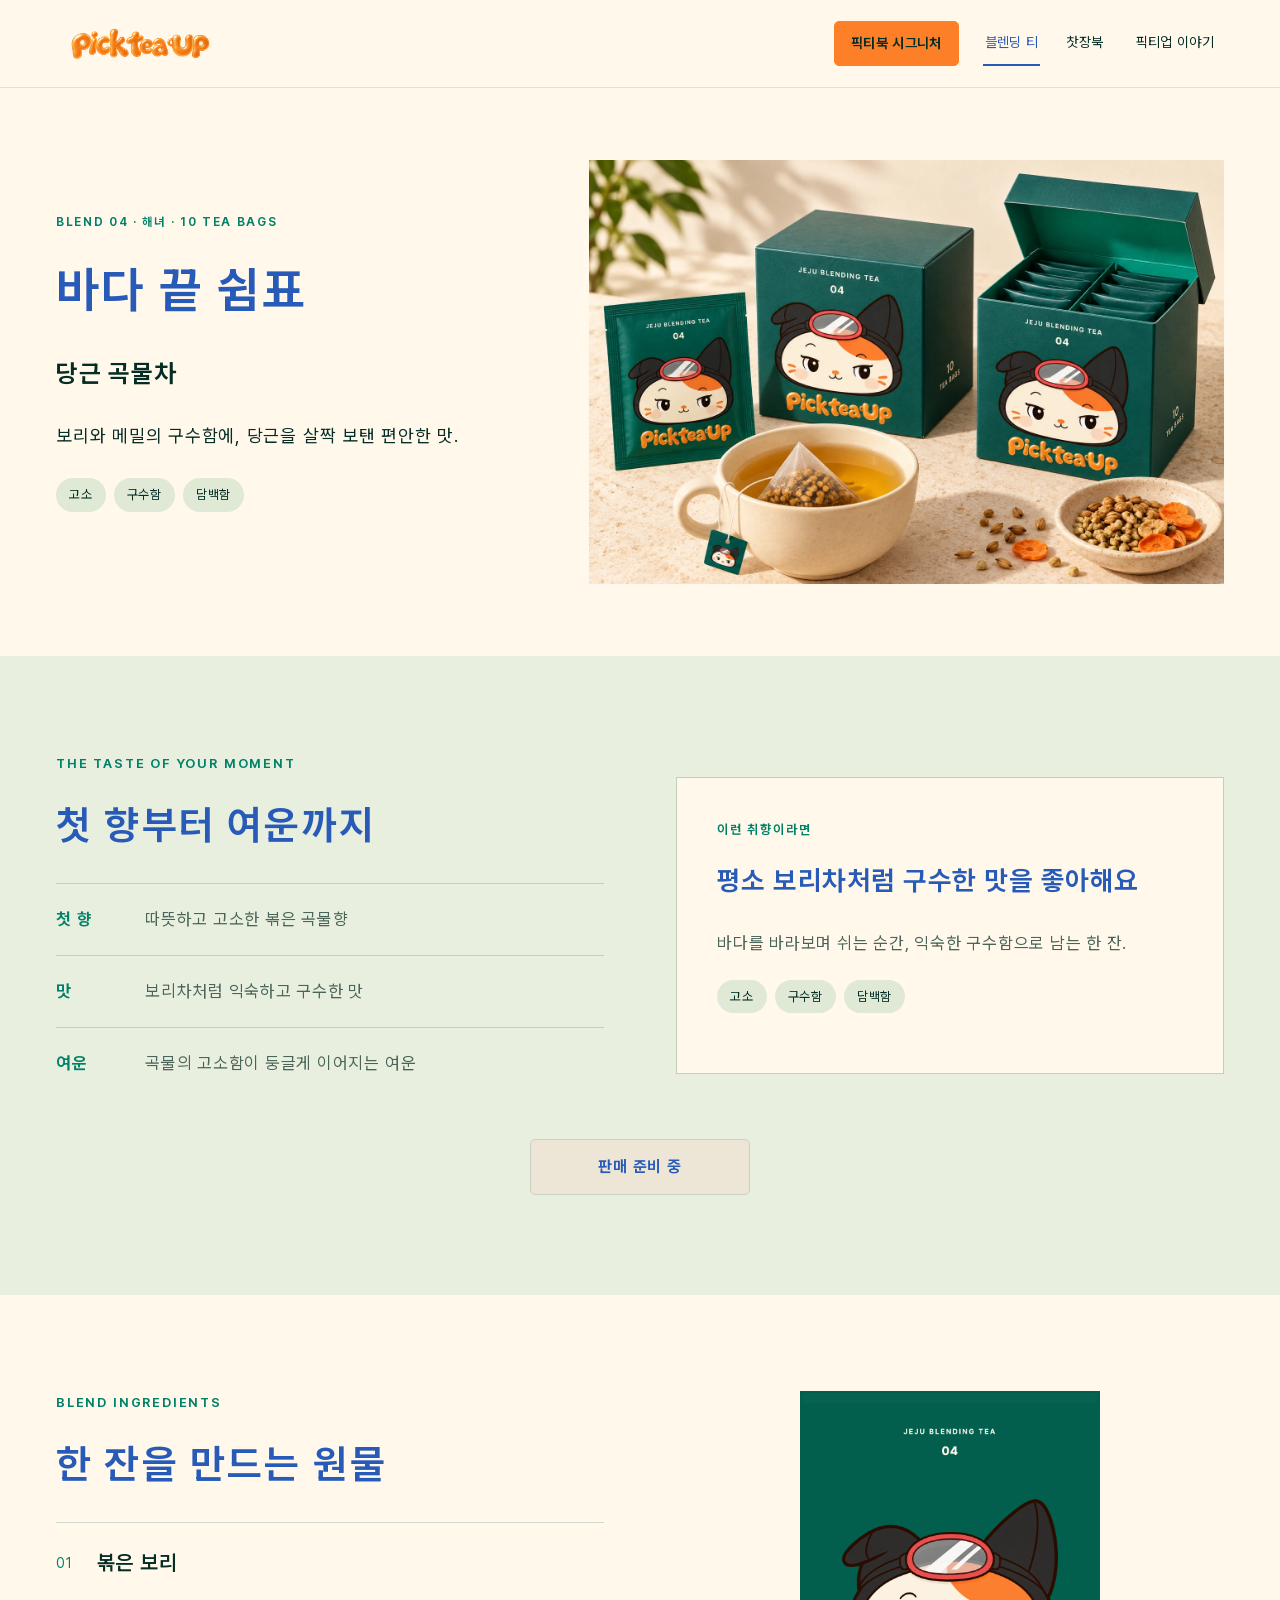
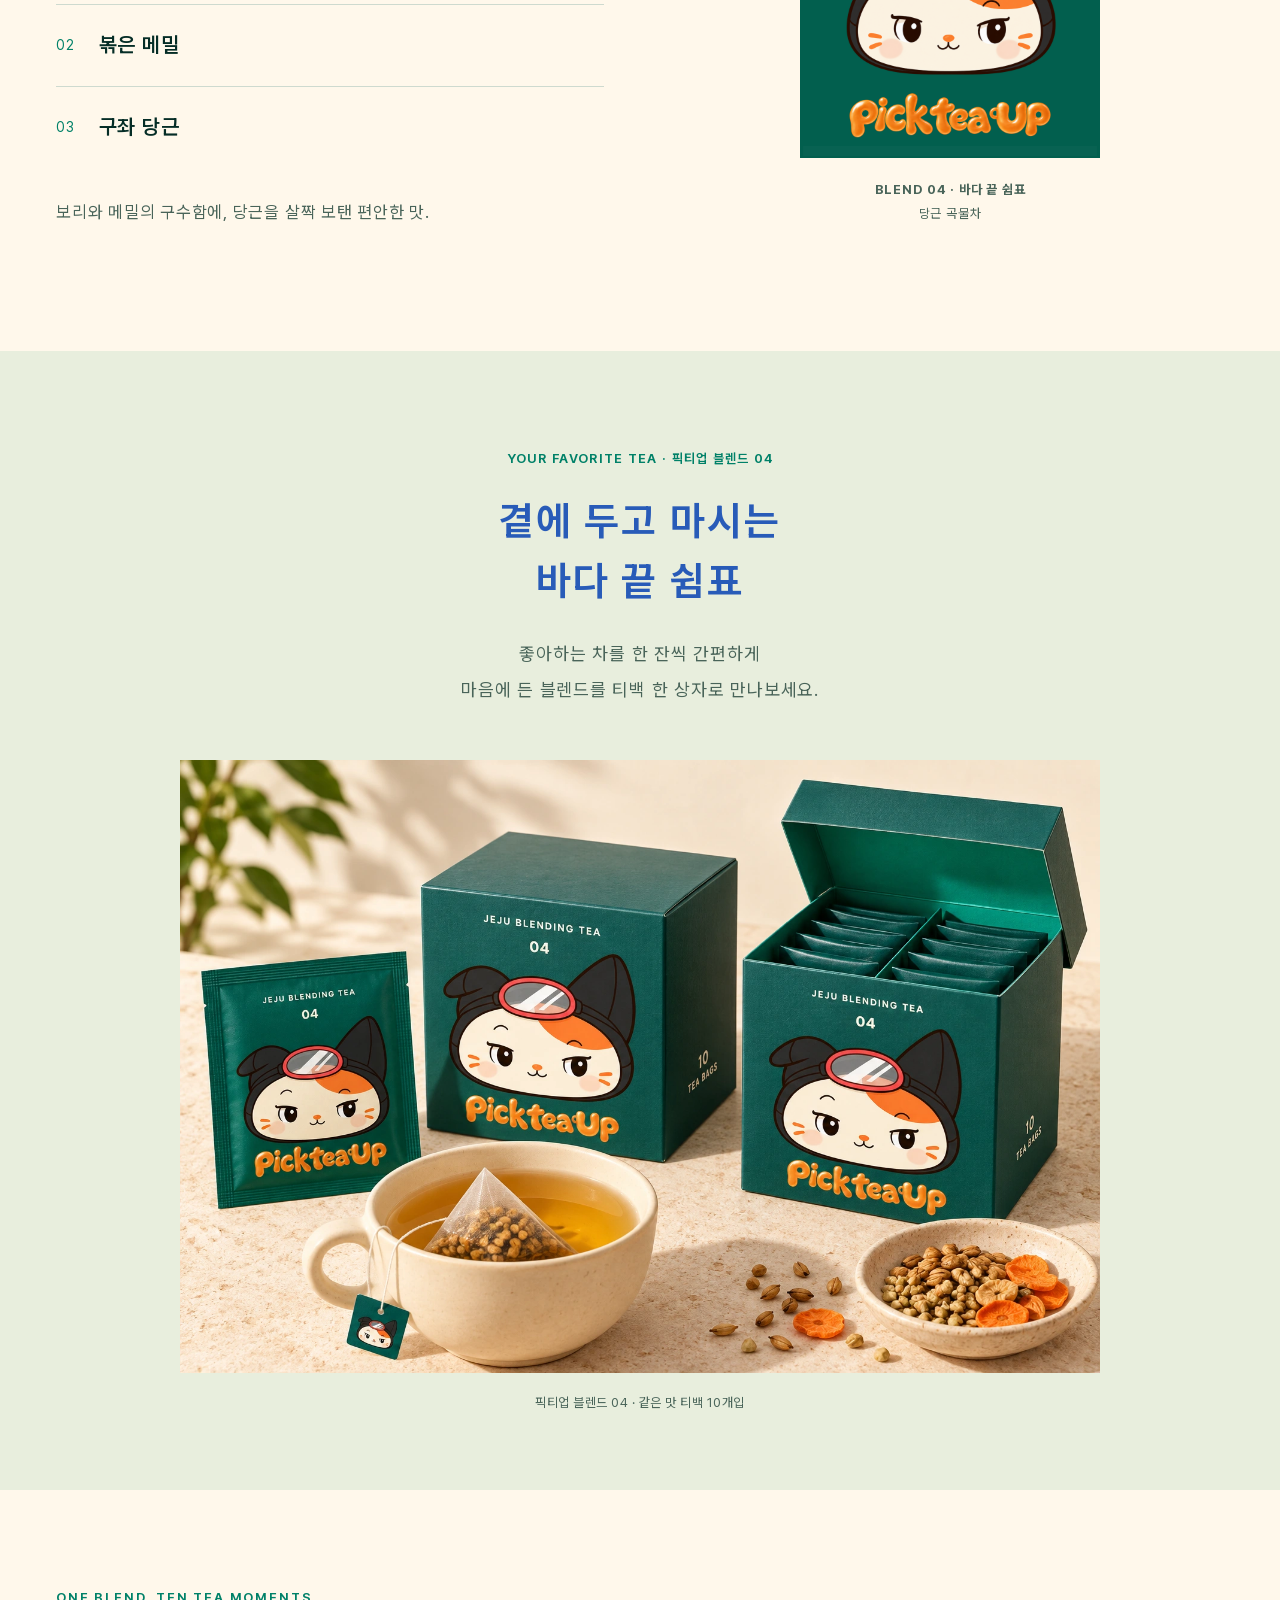
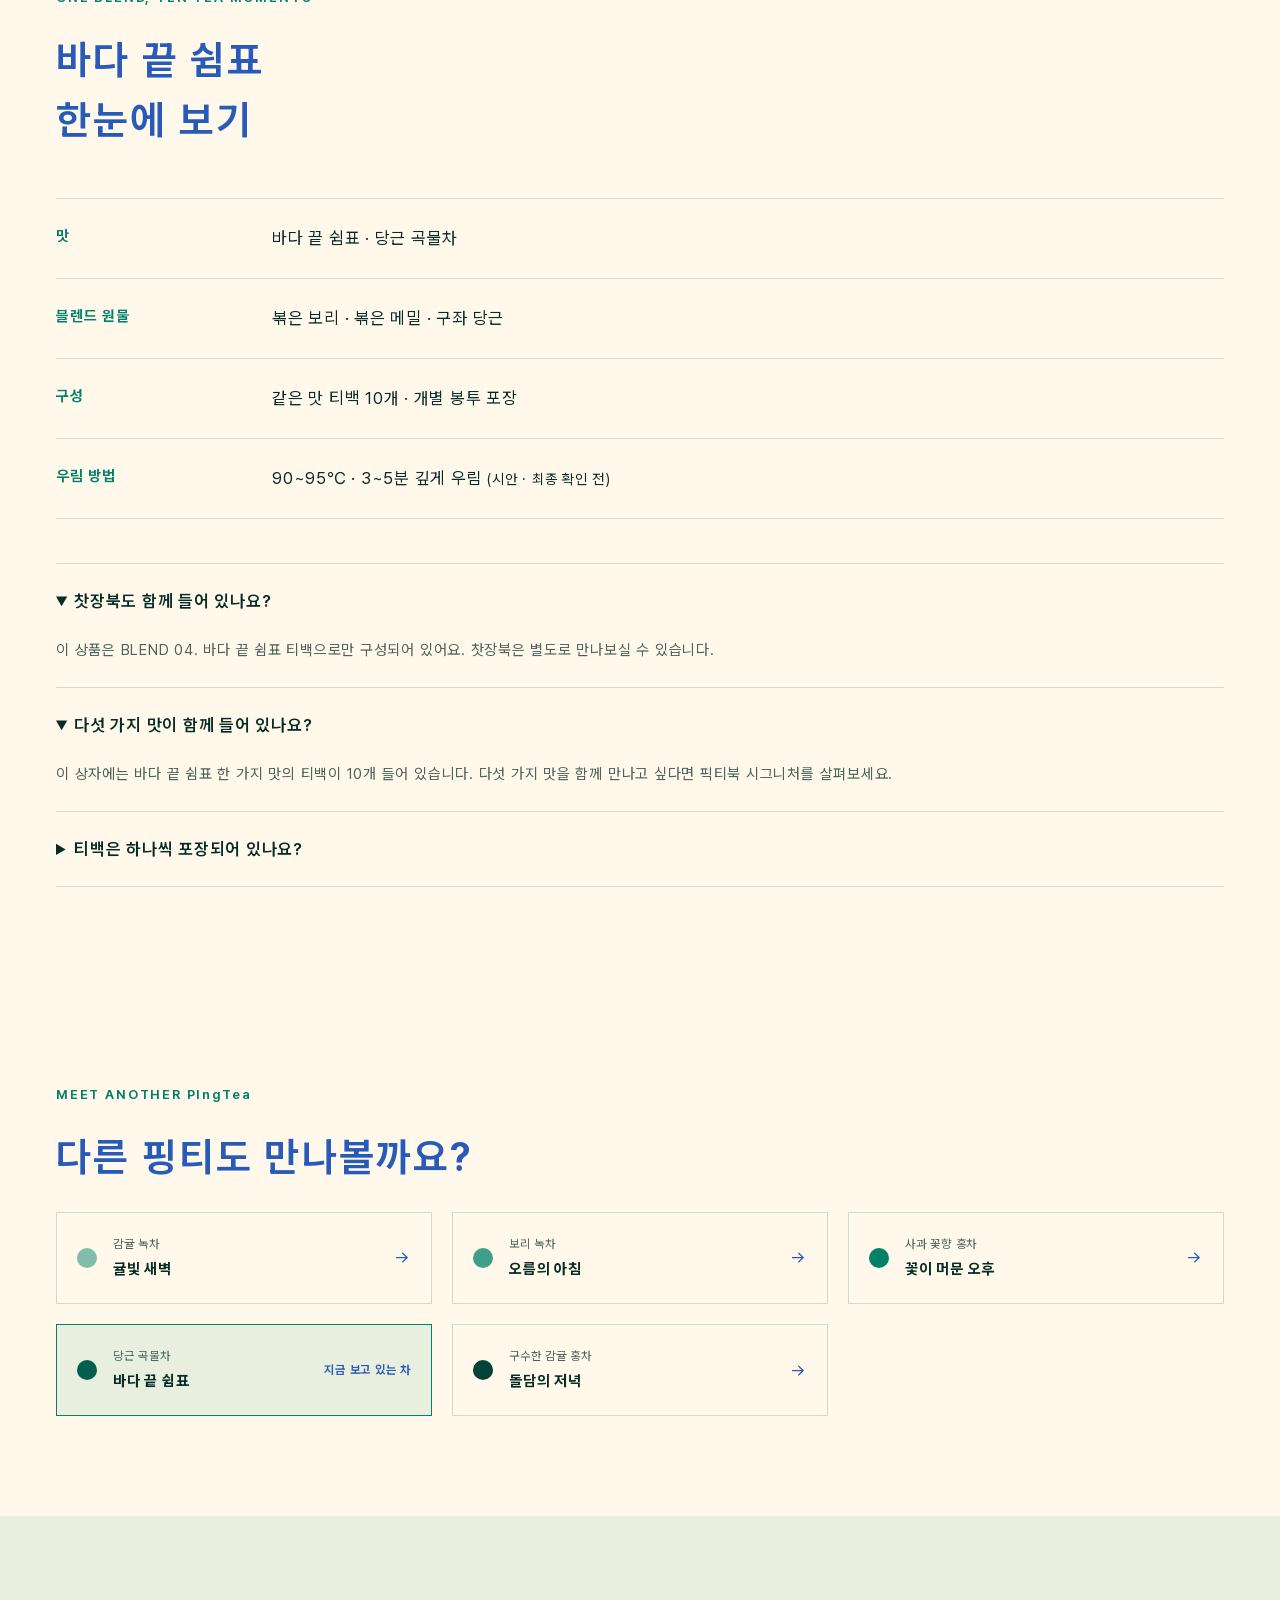
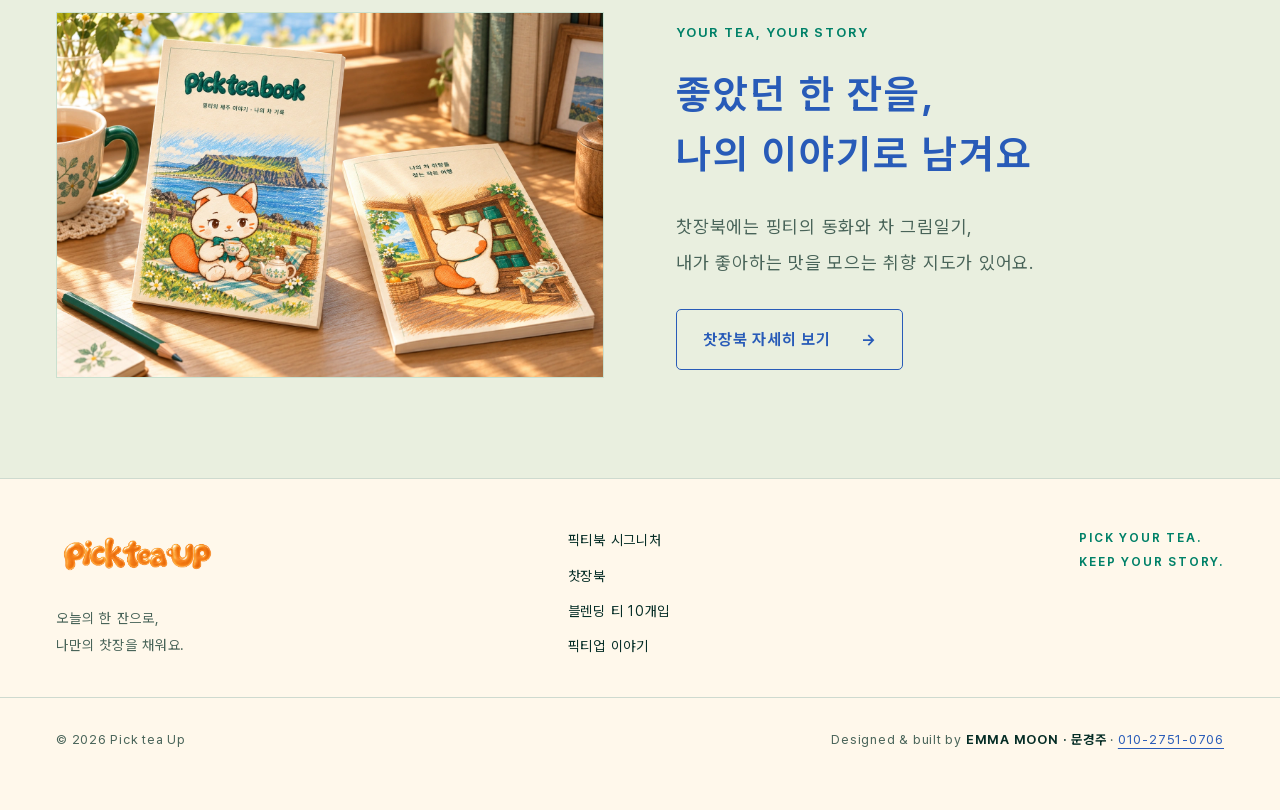
<file: blend-04.html>
<!doctype html><html lang="ko"><head><meta charset="utf-8"><meta name="viewport" content="width=device-width,initial-scale=1"><title>바다 끝 쉼표 · 당근 곡물차 10개입 · 픽티업</title><meta name="description" content="보리와 메밀의 구수함에, 당근을 살짝 보탠 편안한 맛. 볶은 보리 · 볶은 메밀 · 구좌 당근. 같은 맛 티백 10개를 담은 정사각 큐브 상자."><link rel="icon" type="image/svg+xml" href="data:image/svg+xml,%3Csvg%20xmlns%3D%22http%3A%2F%2Fwww.w3.org%2F2000%2Fsvg%22%20viewBox%3D%220%200%2064%2064%22%3E%3Crect%20width%3D%2264%22%20height%3D%2264%22%20rx%3D%2214%22%20fill%3D%22%23008168%22%2F%3E%3Cpath%20d%3D%22M16%2022h29v21c0%207-29%207-29%200Z%22%20fill%3D%22%23FFF8EB%22%2F%3E%3Cpath%20d%3D%22M45%2026h5c8%200%208%2014%200%2014h-5%22%20fill%3D%22none%22%20stroke%3D%22%23FFF8EB%22%20stroke-width%3D%224%22%2F%3E%3Cpath%20d%3D%22M28%2010c-8%208%209%205%201%2012%22%20fill%3D%22none%22%20stroke%3D%22%23FD8029%22%20stroke-width%3D%224%22%20stroke-linecap%3D%22round%22%2F%3E%3C%2Fsvg%3E"><link rel="stylesheet" href="site.css"><script defer src="site.js"></script>
<!-- Shared preview: dedicated image with generous crop-safe margins -->
<meta property="og:type" content="website">
<meta property="og:locale" content="ko_KR">
<meta property="og:site_name" content="픽티업 | pickteaup">
<meta property="og:title" content="바다 끝 쉼표 · 당근 곡물차 10개입 · 픽티업">
<meta property="og:description" content="보리와 메밀의 구수함에, 당근을 살짝 보탠 편안한 맛. 볶은 보리 · 볶은 메밀 · 구좌 당근. 같은 맛 티백 10개를 담은 정사각 큐브 상자.">
<meta property="og:url" content="https://emma-neway-coder.github.io/pickteaup-jeju/blend-04.html">
<meta property="og:image" content="https://emma-neway-coder.github.io/pickteaup-jeju/assets/brand/share-preview-v1.png">
<meta property="og:image:secure_url" content="https://emma-neway-coder.github.io/pickteaup-jeju/assets/brand/share-preview-v1.png">
<meta property="og:image:type" content="image/png">
<meta property="og:image:width" content="1734">
<meta property="og:image:height" content="907">
<meta property="og:image:alt" content="크림색 배경 중앙에 여백을 두고 배치한 주황색 픽티업 로고">
<meta name="twitter:card" content="summary_large_image">
<meta name="twitter:title" content="바다 끝 쉼표 · 당근 곡물차 10개입 · 픽티업">
<meta name="twitter:description" content="보리와 메밀의 구수함에, 당근을 살짝 보탠 편안한 맛. 볶은 보리 · 볶은 메밀 · 구좌 당근. 같은 맛 티백 10개를 담은 정사각 큐브 상자.">
<meta name="twitter:image" content="https://emma-neway-coder.github.io/pickteaup-jeju/assets/brand/share-preview-v1.png">
<meta name="twitter:image:alt" content="픽티업 Pick tea Up 로고">
<link rel="stylesheet" href="navigation.css?v=6"><link rel="stylesheet" href="baseline-no-motion.css"><link rel="stylesheet" href="blend-pack-refinement.css"></head><body><a class="skip-link" href="#main">본문으로 이동</a><header class="site-header product-navigation"><a class="brand-link" href="index.html" aria-label="픽티업 홈"><img src="assets/brand/logo.png" alt="픽티업 Pick tea up" width="2172" height="724" decoding="async"></a><nav aria-label="상품 메뉴"><a class="signature-nav" href="signature/"><span>픽티북</span> <span>시그니처</span></a><a class="" href="blends.html" aria-current="page">블렌딩 티</a><a class="" href="book.html">찻장북</a></nav><a class="brand-story-link" href="brand.html">픽티업 이야기</a></header><main id="main"><section class="wrap product-hero flavor-hero" data-export="01-바다 끝 쉼표"><div><p class="eyebrow">BLEND 04 · 해녀 · 10 TEA BAGS</p><h1>바다 끝 쉼표</h1><p class="flavor-family">당근 곡물차</p><p class="lead">보리와 메밀의 구수함에, 당근을 살짝 보탠 편안한 맛.</p><div class="tags"><span>고소</span><span>구수함</span><span>담백함</span></div></div><figure><img class="" src="assets/photos/cube-04.webp" alt="바다 끝 쉼표 정사각 큐브 종이상자, 초록색 내부와 티백, 우러난 차" loading="eager" decoding="async"></figure></section><section class="section soft-panel" id="taste" data-export="02-맛과-여운"><div class="wrap split"><div><div class="section-head "><p class="eyebrow">THE TASTE OF YOUR MOMENT</p><h2>첫 향부터 여운까지</h2></div><dl class="taste-notes"><div><dt>첫 향</dt><dd>따뜻하고 고소한 볶은 곡물향</dd></div><div><dt>맛</dt><dd>보리차처럼 익숙하고 구수한 맛</dd></div><div><dt>여운</dt><dd>곡물의 고소함이 둥글게 이어지는 여운</dd></div></dl></div><div class="taste-pick"><p class="eyebrow">이런 취향이라면</p><h3>평소 보리차처럼 구수한 맛을 좋아해요</h3><p>바다를 바라보며 쉬는 순간, 익숙한 구수함으로 남는 한 잔.</p><div class="tags"><span>고소</span><span>구수함</span><span>담백함</span></div></div></div><div class="purchase-placement"><button class="purchase-status" type="button" disabled>판매 준비 중</button></div></section><section class="wrap section" data-export="03-블렌드의-원물"><div class="split align-start"><div><div class="section-head "><p class="eyebrow">BLEND INGREDIENTS</p><h2>한 잔을 만드는 원물</h2></div><ul class="ingredient-list"><li><span>01</span><strong>볶은 보리</strong></li><li><span>02</span><strong>볶은 메밀</strong></li><li><span>03</span><strong>구좌 당근</strong></li></ul><p class="ingredient-copy">보리와 메밀의 구수함에, 당근을 살짝 보탠 편안한 맛.</p></div><figure class="sachet-close"><img class="" src="assets/packaging/blend-04.webp" alt="해녀 개별 포장 전면 원본" loading="lazy" decoding="async"><figcaption><strong>BLEND 04 · 바다 끝 쉼표</strong><br>당근 곡물차</figcaption></figure></div></section><section class="section packaging" id="packaging" data-export="04-큐브-종이상자"><div class="wrap"><div class="section-head center"><p class="eyebrow">YOUR FAVORITE TEA · 픽티업 블렌드 04</p><h2>곁에 두고 마시는<br>바다 끝 쉼표</h2><p>좋아하는 차를 한 잔씩 간편하게<br>마음에 든 블렌드를 티백 한 상자로 만나보세요.</p></div><figure class="blend-pack-photo"><img class="" src="assets/photos/cube-04.webp" alt="바다 끝 쉼표 큐브의 앞면과 옆면, 개방된 에메랄드 내부" loading="lazy" decoding="async"><figcaption>픽티업 블렌드 04 · 같은 맛 티백 10개입</figcaption></figure></div></section><section class="wrap section specs" id="blend-spec" data-export="05-10개입-구성"><div class="section-head "><p class="eyebrow">ONE BLEND, TEN TEA MOMENTS</p><h2>바다 끝 쉼표<br>한눈에 보기</h2></div><dl class="spec-list"><div><dt>맛</dt><dd>바다 끝 쉼표 · 당근 곡물차</dd></div><div><dt>블렌드 원물</dt><dd>볶은 보리 · 볶은 메밀 · 구좌 당근</dd></div><div><dt>구성</dt><dd>같은 맛 티백 10개 · 개별 봉투 포장</dd></div><div><dt>우림 방법</dt><dd>90~95℃ · 3~5분 깊게 우림 <small>(시안 · 최종 확인 전)</small></dd></div></dl><div class="faq"><details open><summary>찻장북도 함께 들어 있나요?</summary><p>이 상품은 BLEND 04. 바다 끝 쉼표 티백으로만 구성되어 있어요. 찻장북은 별도로 만나보실 수 있습니다.</p></details><details open><summary>다섯 가지 맛이 함께 들어 있나요?</summary><p>이 상자에는 바다 끝 쉼표 한 가지 맛의 티백이 10개 들어 있습니다. 다섯 가지 맛을 함께 만나고 싶다면 픽티북 시그니처를 살펴보세요.</p></details><details><summary>티백은 하나씩 포장되어 있나요?</summary><p>네. 각 티백은 해녀 핑티가 그려진 개별 봉투에 담깁니다.</p></details></div></section><section class="wrap section related"><p class="eyebrow">MEET ANOTHER PIngTea</p><h2>다른 핑티도 만나볼까요?</h2><nav class="blend-links" aria-label="다른 블렌드"><a href="blend-01.html" ><span class="blend-dot" style="background:#80BDAA" aria-hidden="true"></span><span><small>감귤 녹차</small><strong>귤빛 새벽</strong></span><span aria-hidden="true">→</span></a><a href="blend-02.html" ><span class="blend-dot" style="background:#409F89" aria-hidden="true"></span><span><small>보리 녹차</small><strong>오름의 아침</strong></span><span aria-hidden="true">→</span></a><a href="blend-03.html" ><span class="blend-dot" style="background:#008168" aria-hidden="true"></span><span><small>사과 꽃향 홍차</small><strong>꽃이 머문 오후</strong></span><span aria-hidden="true">→</span></a><a href="blend-04.html" aria-current="page"><span class="blend-dot" style="background:#025F4E" aria-hidden="true"></span><span><small>당근 곡물차</small><strong>바다 끝 쉼표</strong></span><span class="current-blend-label">지금 보고 있는 차</span></a><a href="blend-05.html" ><span class="blend-dot" style="background:#044237" aria-hidden="true"></span><span><small>구수한 감귤 홍차</small><strong>돌담의 저녁</strong></span><span aria-hidden="true">→</span></a></nav></section><section class="section soft-panel" data-export="06-한-잔의-기록"><div class="wrap split"><img class="photo-frame" src="assets/photos/book-still-life.webp" alt="이야기와 기록을 담은 찻장북" loading="lazy" decoding="async"><div><div class="section-head "><p class="eyebrow">YOUR TEA, YOUR STORY</p><h2>좋았던 한 잔을,<br>나의 이야기로 남겨요</h2><p>찻장북에는 핑티의 동화와 차 그림일기,<br>내가 좋아하는 맛을 모으는 취향 지도가 있어요.</p></div><a class="button secondary" href="book.html">찻장북 자세히 보기<span aria-hidden="true">→</span></a></div></div></section></main><footer class="site-footer"><div class="wrap footer-grid"><div><img class="" src="assets/brand/logo.png" alt="픽티업" loading="lazy" decoding="async"><p>오늘의 한 잔으로,<br>나만의 찻장을 채워요.</p></div><nav aria-label="하단 메뉴"><a href="signature/">픽티북 시그니처</a><a href="book.html">찻장북</a><a href="blends.html">블렌딩 티 10개입</a><a href="brand.html">픽티업 이야기</a></nav><p class="footer-tagline">PICK YOUR TEA.<br>KEEP YOUR STORY.</p></div><div class="wrap footer-credit"><p>© 2026 Pick tea Up</p><p>Designed &amp; built by <strong>EMMA MOON · 문경주</strong><span class="credit-sep" aria-hidden="true"> · </span><a href="tel:+821027510706" aria-label="문경주에게 전화하기 010-2751-0706">010-2751-0706</a></p></div></footer><dialog id="image-dialog" aria-labelledby="dialog-title"><div class="dialog-bar"><h2 id="dialog-title"></h2><button id="dialog-close" aria-label="미리 보기 닫기">닫기 ×</button></div><div class="dialog-stage"><img id="dialog-image" alt=""></div><div class="dialog-bottom"><button id="dialog-prev" aria-label="이전 이미지">← 이전</button><button id="dialog-zoom" aria-pressed="false">글자 확대</button><span id="dialog-count" aria-live="polite"></span><button id="dialog-next" aria-label="다음 이미지">다음 →</button></div></dialog></body></html>
</file>
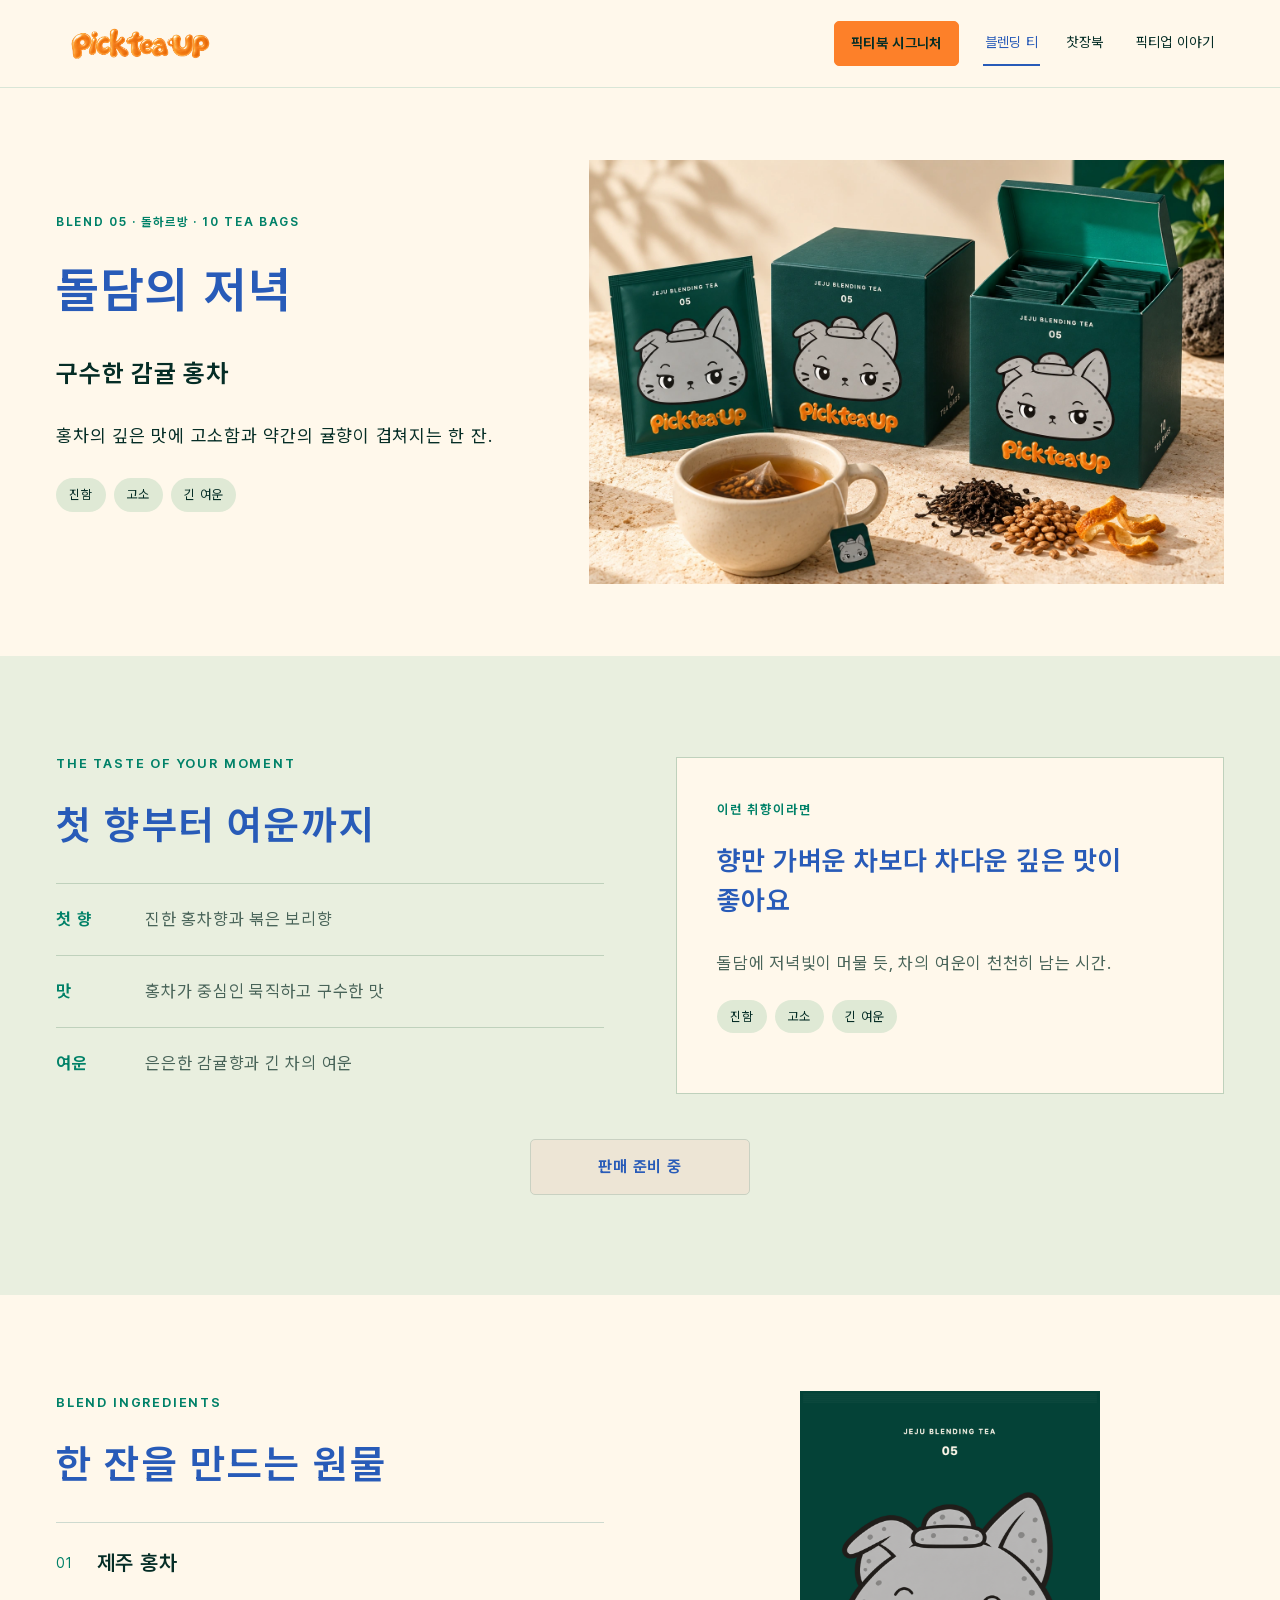
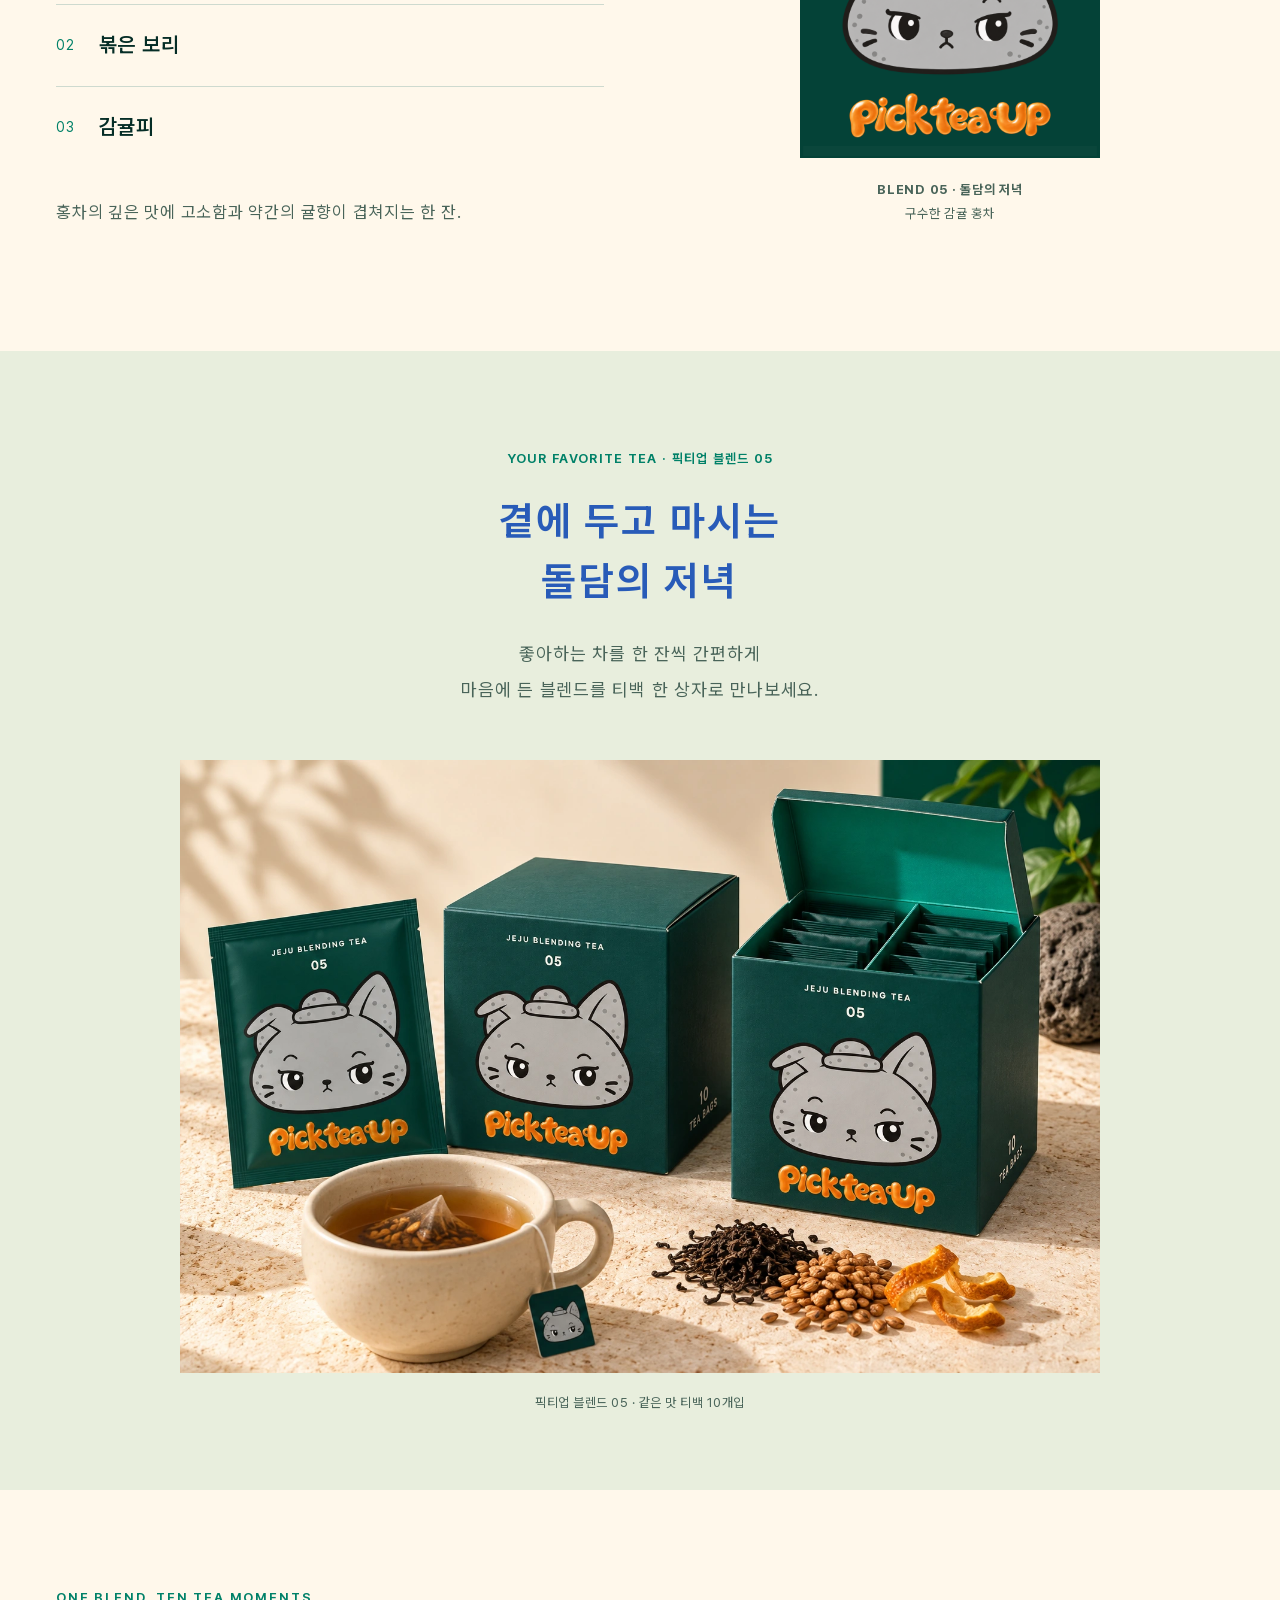
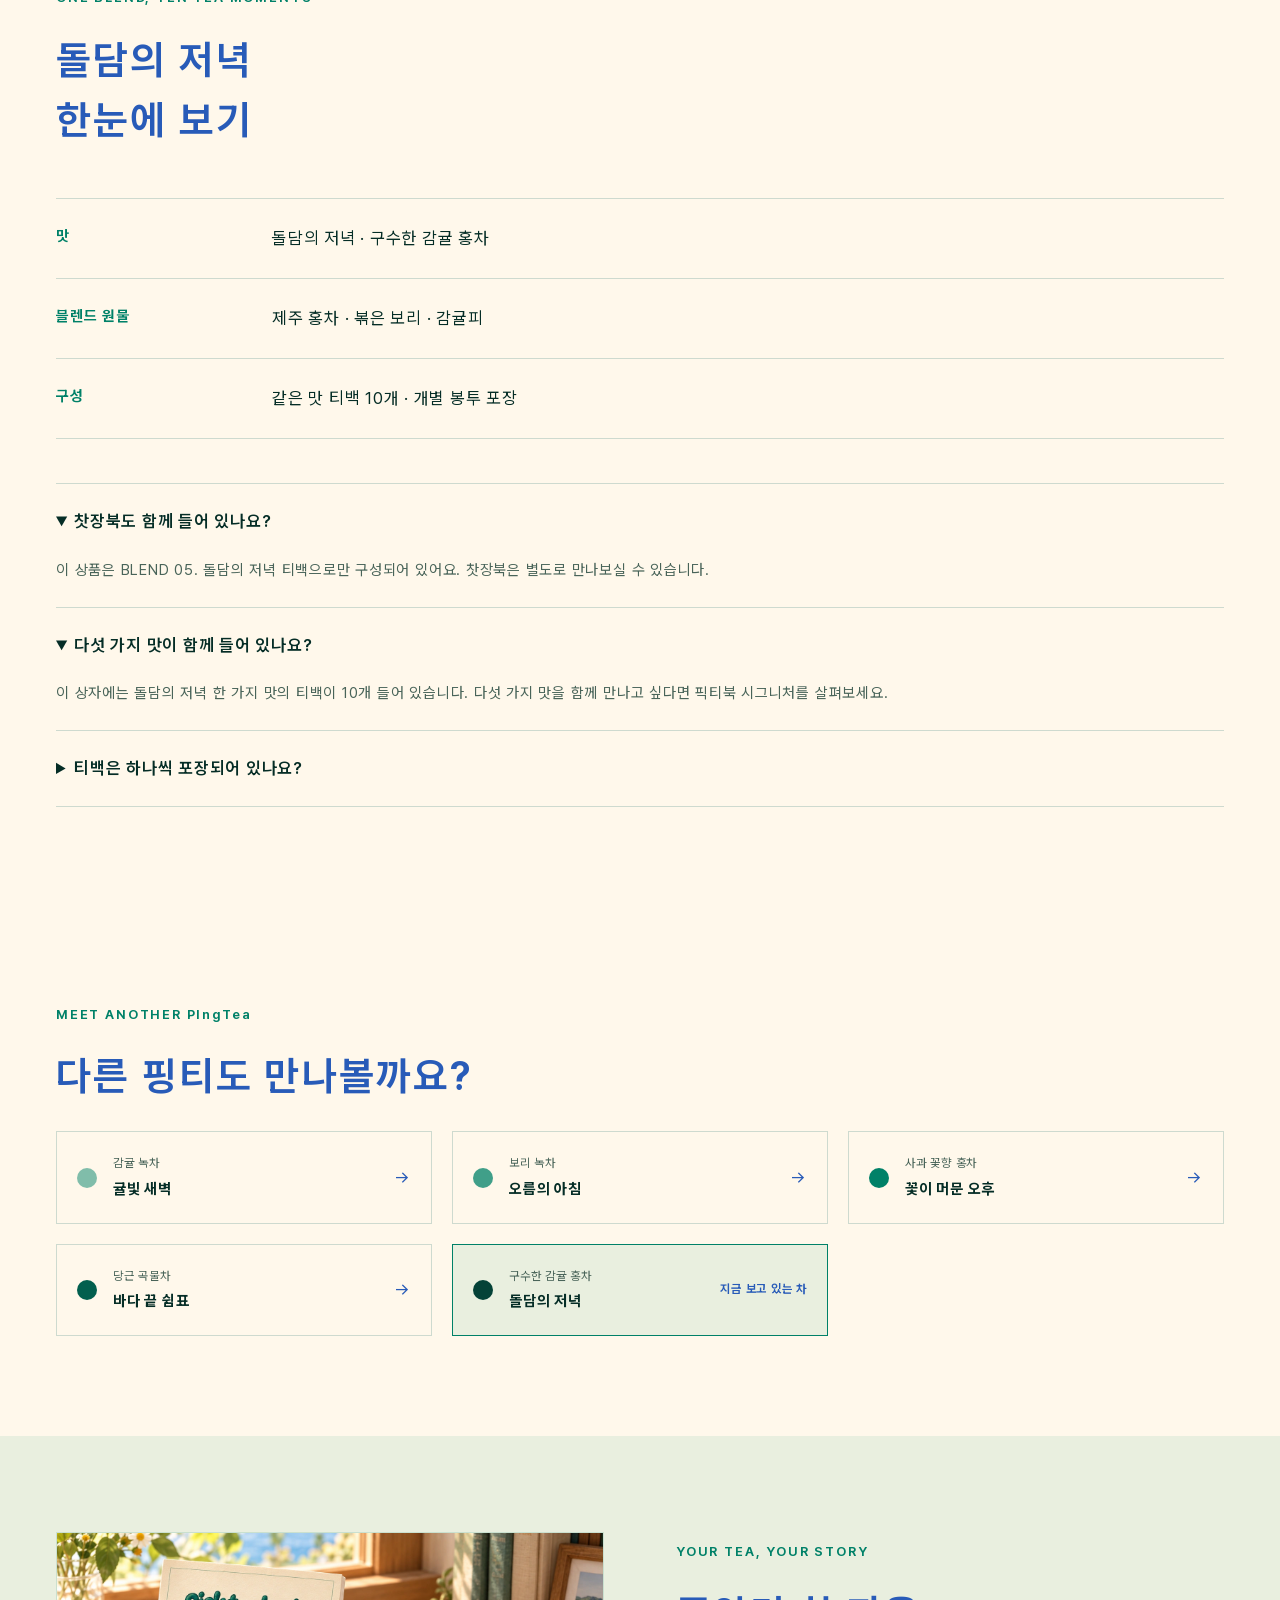
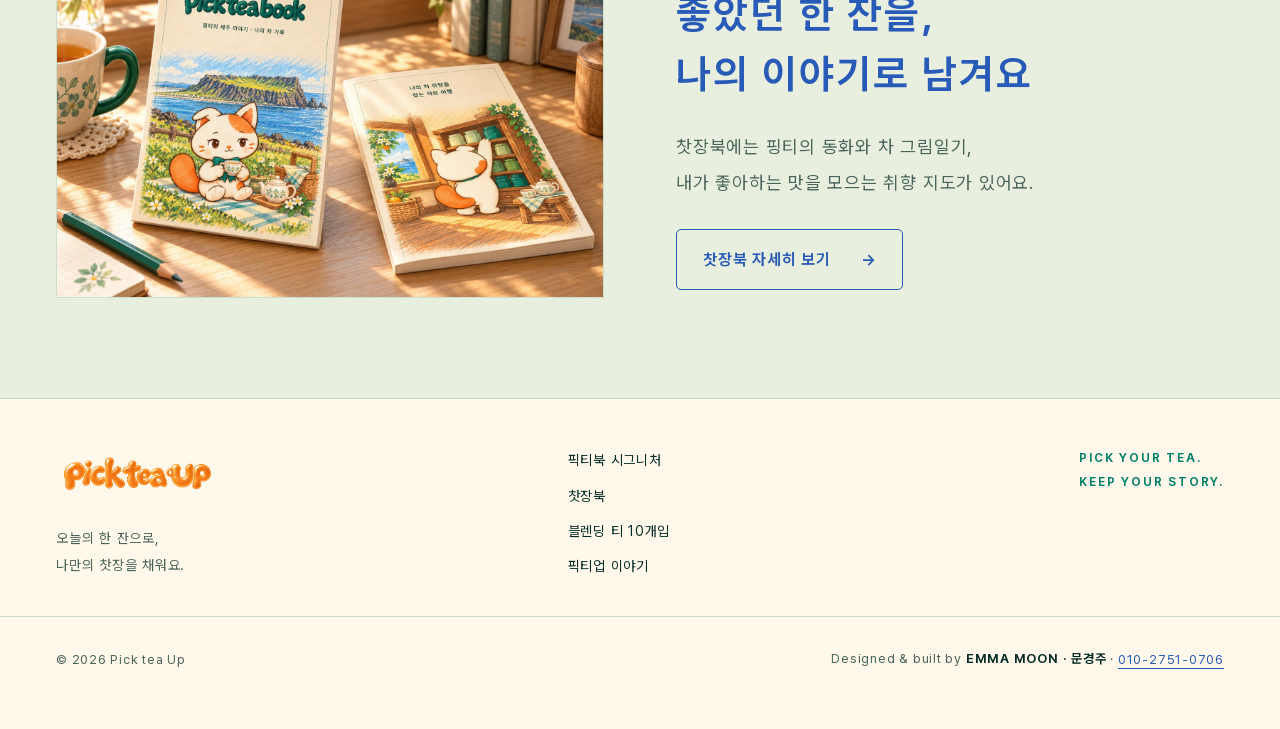
<file: blend-05.html>
<!doctype html><html lang="ko"><head><meta charset="utf-8"><meta name="viewport" content="width=device-width,initial-scale=1"><title>돌담의 저녁 · 구수한 감귤 홍차 10개입 · 픽티업</title><meta name="description" content="홍차의 깊은 맛에 고소함과 약간의 귤향이 겹쳐지는 한 잔. 제주 홍차 · 볶은 보리 · 감귤피. 같은 맛 티백 10개를 담은 정사각 큐브 상자."><link rel="icon" type="image/svg+xml" href="data:image/svg+xml,%3Csvg%20xmlns%3D%22http%3A%2F%2Fwww.w3.org%2F2000%2Fsvg%22%20viewBox%3D%220%200%2064%2064%22%3E%3Crect%20width%3D%2264%22%20height%3D%2264%22%20rx%3D%2214%22%20fill%3D%22%23008168%22%2F%3E%3Cpath%20d%3D%22M16%2022h29v21c0%207-29%207-29%200Z%22%20fill%3D%22%23FFF8EB%22%2F%3E%3Cpath%20d%3D%22M45%2026h5c8%200%208%2014%200%2014h-5%22%20fill%3D%22none%22%20stroke%3D%22%23FFF8EB%22%20stroke-width%3D%224%22%2F%3E%3Cpath%20d%3D%22M28%2010c-8%208%209%205%201%2012%22%20fill%3D%22none%22%20stroke%3D%22%23FD8029%22%20stroke-width%3D%224%22%20stroke-linecap%3D%22round%22%2F%3E%3C%2Fsvg%3E"><link rel="stylesheet" href="site.css"><script defer src="site.js"></script>
<!-- Shared preview: dedicated image with generous crop-safe margins -->
<meta property="og:type" content="website">
<meta property="og:locale" content="ko_KR">
<meta property="og:site_name" content="픽티업 | pickteaup">
<meta property="og:title" content="돌담의 저녁 · 구수한 감귤 홍차 10개입 · 픽티업">
<meta property="og:description" content="홍차의 깊은 맛에 고소함과 약간의 귤향이 겹쳐지는 한 잔. 제주 홍차 · 볶은 보리 · 감귤피. 같은 맛 티백 10개를 담은 정사각 큐브 상자.">
<meta property="og:url" content="https://emma-neway-coder.github.io/pickteaup-jeju/blend-05.html">
<meta property="og:image" content="https://emma-neway-coder.github.io/pickteaup-jeju/assets/brand/share-preview-v1.png">
<meta property="og:image:secure_url" content="https://emma-neway-coder.github.io/pickteaup-jeju/assets/brand/share-preview-v1.png">
<meta property="og:image:type" content="image/png">
<meta property="og:image:width" content="1734">
<meta property="og:image:height" content="907">
<meta property="og:image:alt" content="크림색 배경 중앙에 여백을 두고 배치한 주황색 픽티업 로고">
<meta name="twitter:card" content="summary_large_image">
<meta name="twitter:title" content="돌담의 저녁 · 구수한 감귤 홍차 10개입 · 픽티업">
<meta name="twitter:description" content="홍차의 깊은 맛에 고소함과 약간의 귤향이 겹쳐지는 한 잔. 제주 홍차 · 볶은 보리 · 감귤피. 같은 맛 티백 10개를 담은 정사각 큐브 상자.">
<meta name="twitter:image" content="https://emma-neway-coder.github.io/pickteaup-jeju/assets/brand/share-preview-v1.png">
<meta name="twitter:image:alt" content="픽티업 Pick tea Up 로고">
<link rel="stylesheet" href="navigation.css?v=6"><link rel="stylesheet" href="baseline-no-motion.css"><link rel="stylesheet" href="blend-pack-refinement.css"></head><body><a class="skip-link" href="#main">본문으로 이동</a><header class="site-header product-navigation"><a class="brand-link" href="index.html" aria-label="픽티업 홈"><img src="assets/brand/logo.png" alt="픽티업 Pick tea up" width="2172" height="724" decoding="async"></a><nav aria-label="상품 메뉴"><a class="signature-nav" href="signature/"><span>픽티북</span> <span>시그니처</span></a><a class="" href="blends.html" aria-current="page">블렌딩 티</a><a class="" href="book.html">찻장북</a></nav><a class="brand-story-link" href="brand.html">픽티업 이야기</a></header><main id="main"><section class="wrap product-hero flavor-hero" data-export="01-돌담의 저녁"><div><p class="eyebrow">BLEND 05 · 돌하르방 · 10 TEA BAGS</p><h1>돌담의 저녁</h1><p class="flavor-family">구수한 감귤 홍차</p><p class="lead">홍차의 깊은 맛에 고소함과 약간의 귤향이 겹쳐지는 한 잔.</p><div class="tags"><span>진함</span><span>고소</span><span>긴 여운</span></div></div><figure><img class="" src="assets/photos/cube-05.webp" alt="돌담의 저녁 정사각 큐브 종이상자, 초록색 내부와 티백, 우러난 차" loading="eager" decoding="async"></figure></section><section class="section soft-panel" id="taste" data-export="02-맛과-여운"><div class="wrap split"><div><div class="section-head "><p class="eyebrow">THE TASTE OF YOUR MOMENT</p><h2>첫 향부터 여운까지</h2></div><dl class="taste-notes"><div><dt>첫 향</dt><dd>진한 홍차향과 볶은 보리향</dd></div><div><dt>맛</dt><dd>홍차가 중심인 묵직하고 구수한 맛</dd></div><div><dt>여운</dt><dd>은은한 감귤향과 긴 차의 여운</dd></div></dl></div><div class="taste-pick"><p class="eyebrow">이런 취향이라면</p><h3>향만 가벼운 차보다 차다운 깊은 맛이 좋아요</h3><p>돌담에 저녁빛이 머물 듯, 차의 여운이 천천히 남는 시간.</p><div class="tags"><span>진함</span><span>고소</span><span>긴 여운</span></div></div></div><div class="purchase-placement"><button class="purchase-status" type="button" disabled>판매 준비 중</button></div></section><section class="wrap section" data-export="03-블렌드의-원물"><div class="split align-start"><div><div class="section-head "><p class="eyebrow">BLEND INGREDIENTS</p><h2>한 잔을 만드는 원물</h2></div><ul class="ingredient-list"><li><span>01</span><strong>제주 홍차</strong></li><li><span>02</span><strong>볶은 보리</strong></li><li><span>03</span><strong>감귤피</strong></li></ul><p class="ingredient-copy">홍차의 깊은 맛에 고소함과 약간의 귤향이 겹쳐지는 한 잔.</p></div><figure class="sachet-close"><img class="" src="assets/packaging/blend-05.webp" alt="돌하르방 개별 포장 전면 원본" loading="lazy" decoding="async"><figcaption><strong>BLEND 05 · 돌담의 저녁</strong><br>구수한 감귤 홍차</figcaption></figure></div></section><section class="section packaging" id="packaging" data-export="04-큐브-종이상자"><div class="wrap"><div class="section-head center"><p class="eyebrow">YOUR FAVORITE TEA · 픽티업 블렌드 05</p><h2>곁에 두고 마시는<br>돌담의 저녁</h2><p>좋아하는 차를 한 잔씩 간편하게<br>마음에 든 블렌드를 티백 한 상자로 만나보세요.</p></div><figure class="blend-pack-photo"><img class="" src="assets/photos/cube-05.webp" alt="돌담의 저녁 큐브의 앞면과 옆면, 개방된 에메랄드 내부" loading="lazy" decoding="async"><figcaption>픽티업 블렌드 05 · 같은 맛 티백 10개입</figcaption></figure></div></section><section class="wrap section specs" id="blend-spec" data-export="05-10개입-구성"><div class="section-head "><p class="eyebrow">ONE BLEND, TEN TEA MOMENTS</p><h2>돌담의 저녁<br>한눈에 보기</h2></div><dl class="spec-list"><div><dt>맛</dt><dd>돌담의 저녁 · 구수한 감귤 홍차</dd></div><div><dt>블렌드 원물</dt><dd>제주 홍차 · 볶은 보리 · 감귤피</dd></div><div><dt>구성</dt><dd>같은 맛 티백 10개 · 개별 봉투 포장</dd></div></dl><div class="faq"><details open><summary>찻장북도 함께 들어 있나요?</summary><p>이 상품은 BLEND 05. 돌담의 저녁 티백으로만 구성되어 있어요. 찻장북은 별도로 만나보실 수 있습니다.</p></details><details open><summary>다섯 가지 맛이 함께 들어 있나요?</summary><p>이 상자에는 돌담의 저녁 한 가지 맛의 티백이 10개 들어 있습니다. 다섯 가지 맛을 함께 만나고 싶다면 픽티북 시그니처를 살펴보세요.</p></details><details><summary>티백은 하나씩 포장되어 있나요?</summary><p>네. 각 티백은 돌하르방 핑티가 그려진 개별 봉투에 담깁니다.</p></details></div></section><section class="wrap section related"><p class="eyebrow">MEET ANOTHER PIngTea</p><h2>다른 핑티도 만나볼까요?</h2><nav class="blend-links" aria-label="다른 블렌드"><a href="blend-01.html" ><span class="blend-dot" style="background:#80BDAA" aria-hidden="true"></span><span><small>감귤 녹차</small><strong>귤빛 새벽</strong></span><span aria-hidden="true">→</span></a><a href="blend-02.html" ><span class="blend-dot" style="background:#409F89" aria-hidden="true"></span><span><small>보리 녹차</small><strong>오름의 아침</strong></span><span aria-hidden="true">→</span></a><a href="blend-03.html" ><span class="blend-dot" style="background:#008168" aria-hidden="true"></span><span><small>사과 꽃향 홍차</small><strong>꽃이 머문 오후</strong></span><span aria-hidden="true">→</span></a><a href="blend-04.html" ><span class="blend-dot" style="background:#025F4E" aria-hidden="true"></span><span><small>당근 곡물차</small><strong>바다 끝 쉼표</strong></span><span aria-hidden="true">→</span></a><a href="blend-05.html" aria-current="page"><span class="blend-dot" style="background:#044237" aria-hidden="true"></span><span><small>구수한 감귤 홍차</small><strong>돌담의 저녁</strong></span><span class="current-blend-label">지금 보고 있는 차</span></a></nav></section><section class="section soft-panel" data-export="06-한-잔의-기록"><div class="wrap split"><img class="photo-frame" src="assets/photos/book-still-life.webp" alt="이야기와 기록을 담은 찻장북" loading="lazy" decoding="async"><div><div class="section-head "><p class="eyebrow">YOUR TEA, YOUR STORY</p><h2>좋았던 한 잔을,<br>나의 이야기로 남겨요</h2><p>찻장북에는 핑티의 동화와 차 그림일기,<br>내가 좋아하는 맛을 모으는 취향 지도가 있어요.</p></div><a class="button secondary" href="book.html">찻장북 자세히 보기<span aria-hidden="true">→</span></a></div></div></section></main><footer class="site-footer"><div class="wrap footer-grid"><div><img class="" src="assets/brand/logo.png" alt="픽티업" loading="lazy" decoding="async"><p>오늘의 한 잔으로,<br>나만의 찻장을 채워요.</p></div><nav aria-label="하단 메뉴"><a href="signature/">픽티북 시그니처</a><a href="book.html">찻장북</a><a href="blends.html">블렌딩 티 10개입</a><a href="brand.html">픽티업 이야기</a></nav><p class="footer-tagline">PICK YOUR TEA.<br>KEEP YOUR STORY.</p></div><div class="wrap footer-credit"><p>© 2026 Pick tea Up</p><p>Designed &amp; built by <strong>EMMA MOON · 문경주</strong><span class="credit-sep" aria-hidden="true"> · </span><a href="tel:+821027510706" aria-label="문경주에게 전화하기 010-2751-0706">010-2751-0706</a></p></div></footer><dialog id="image-dialog" aria-labelledby="dialog-title"><div class="dialog-bar"><h2 id="dialog-title"></h2><button id="dialog-close" aria-label="미리 보기 닫기">닫기 ×</button></div><div class="dialog-stage"><img id="dialog-image" alt=""></div><div class="dialog-bottom"><button id="dialog-prev" aria-label="이전 이미지">← 이전</button><button id="dialog-zoom" aria-pressed="false">글자 확대</button><span id="dialog-count" aria-live="polite"></span><button id="dialog-next" aria-label="다음 이미지">다음 →</button></div></dialog></body></html>
</file>
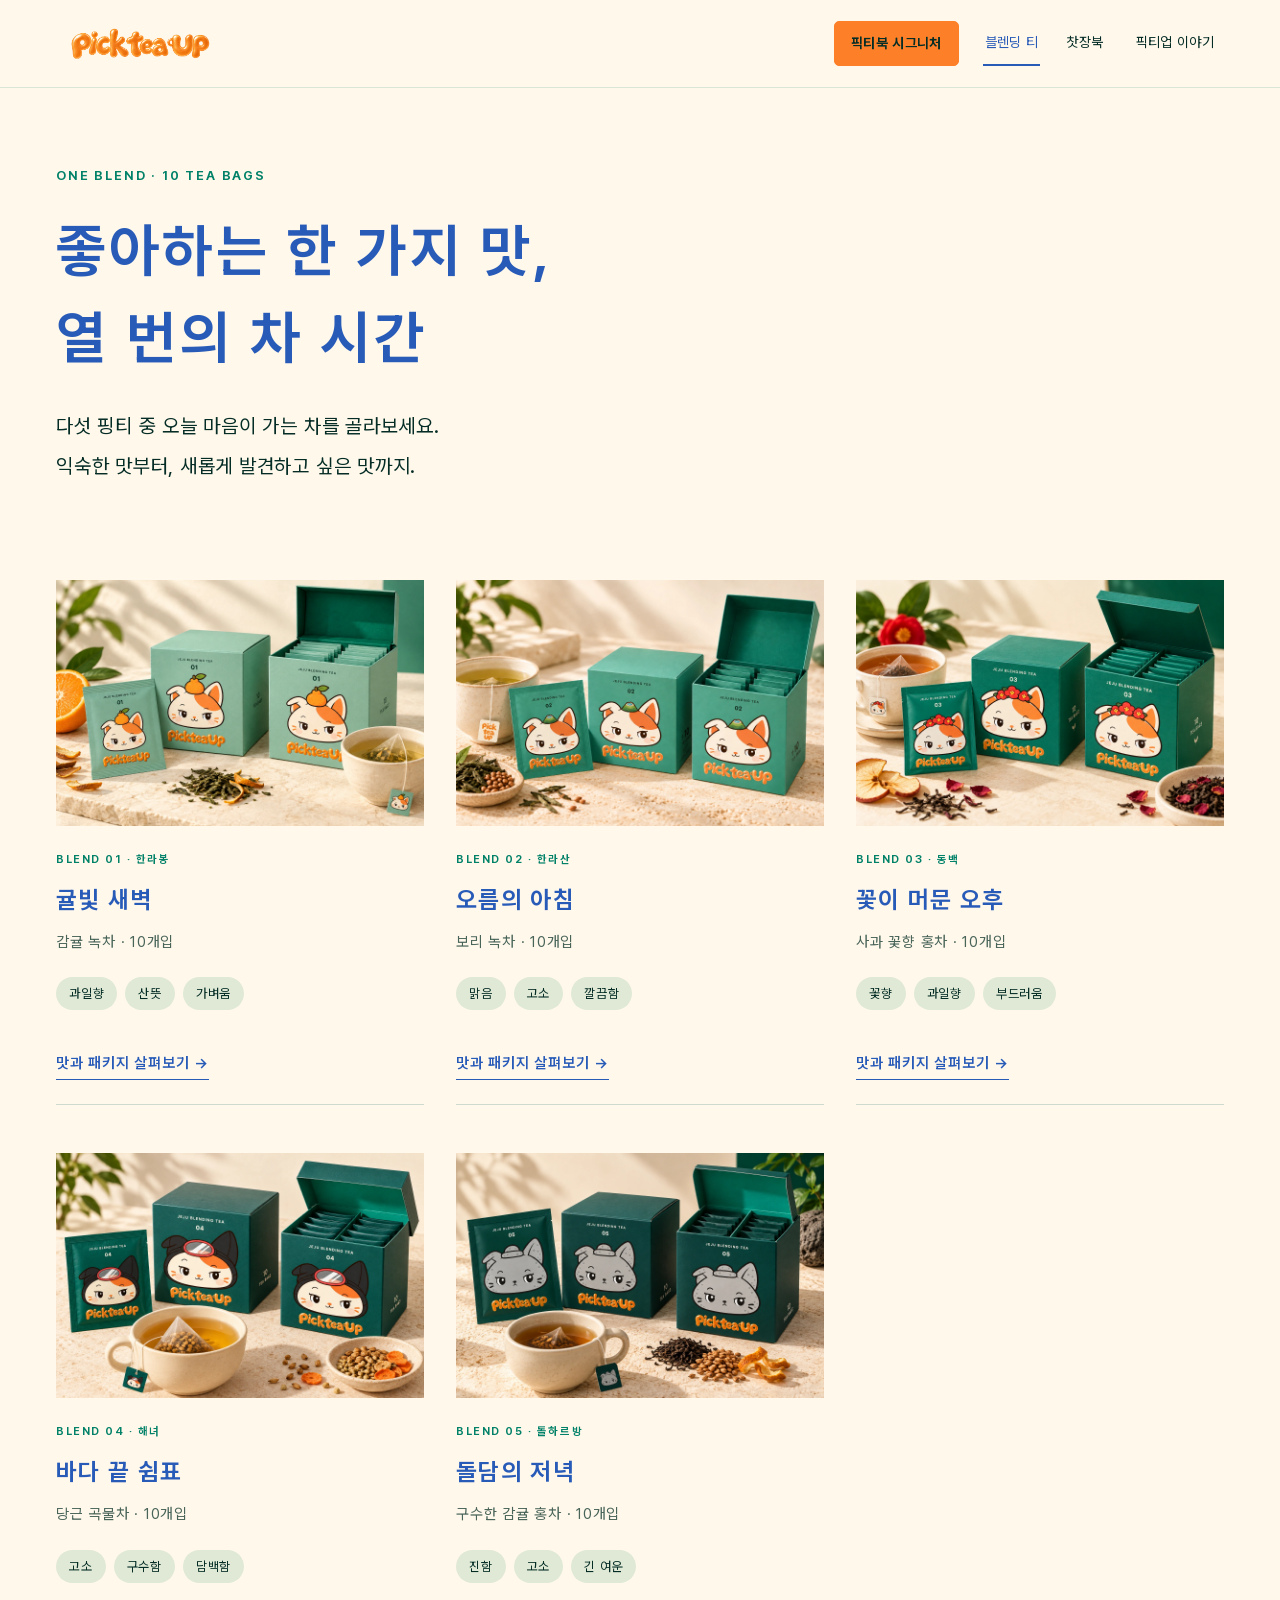
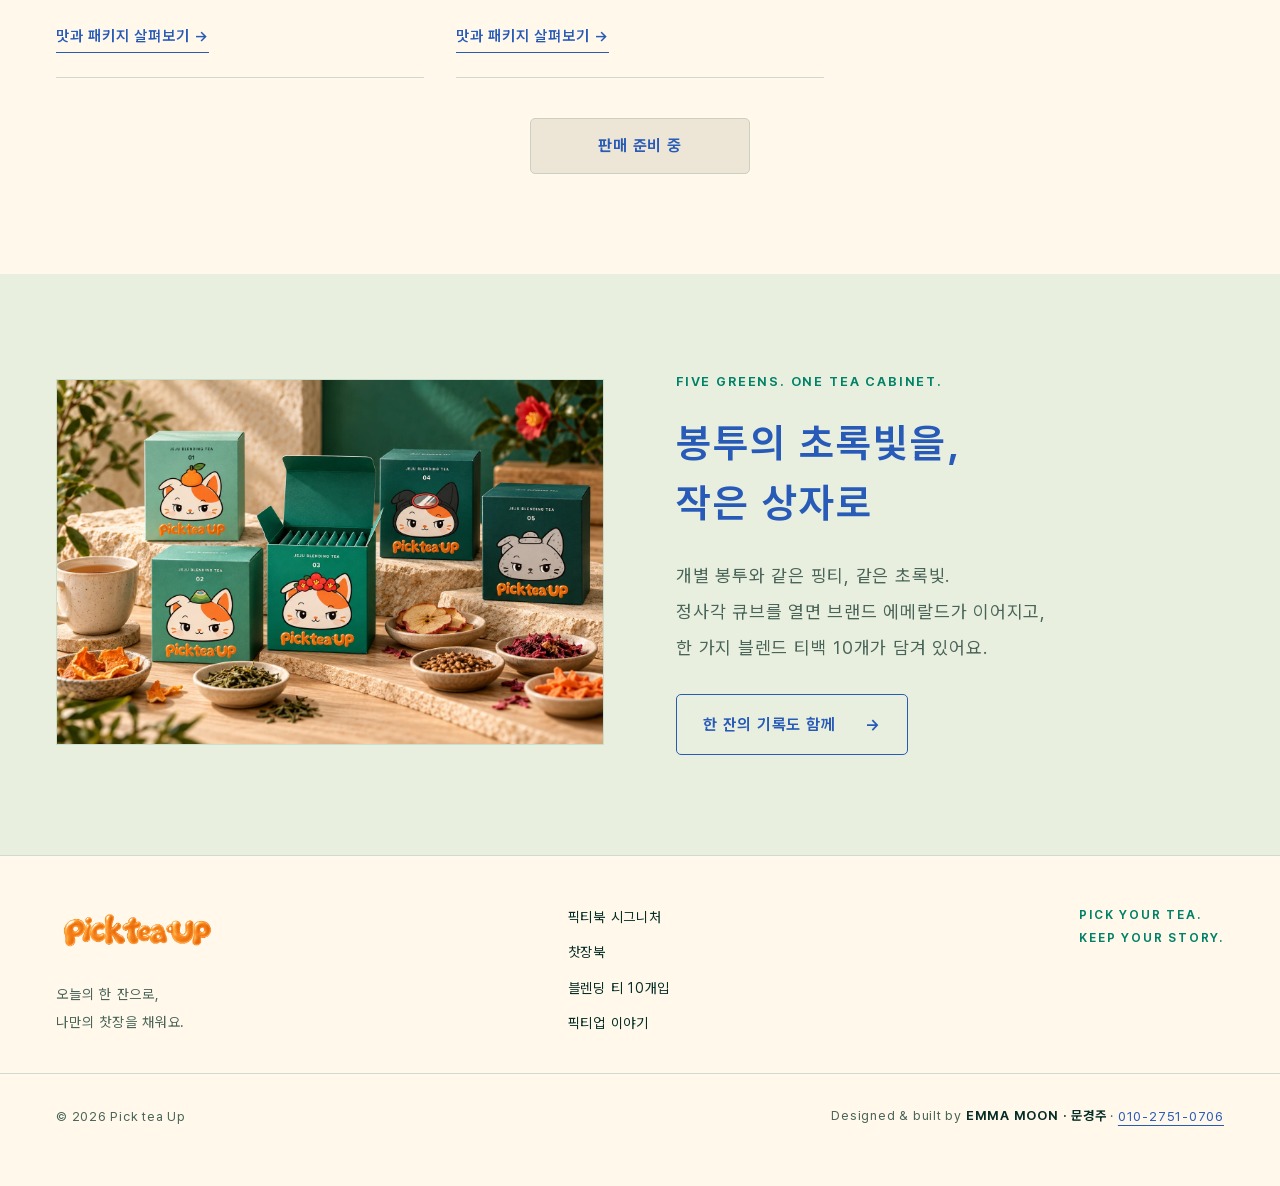
<file: blends.html>
<!doctype html><html lang="ko"><head><meta charset="utf-8"><meta name="viewport" content="width=device-width,initial-scale=1"><title>블렌딩 티 10개입 · 다섯 가지 제주 블렌드 · 픽티업</title><meta name="description" content="원하는 블렌드 한 가지를 10개입 큐브 상자로 만나보세요. 맛과 원물, 상자 앞면과 초록색 내부를 자세히 보여드립니다."><link rel="icon" type="image/svg+xml" href="data:image/svg+xml,%3Csvg%20xmlns%3D%22http%3A%2F%2Fwww.w3.org%2F2000%2Fsvg%22%20viewBox%3D%220%200%2064%2064%22%3E%3Crect%20width%3D%2264%22%20height%3D%2264%22%20rx%3D%2214%22%20fill%3D%22%23008168%22%2F%3E%3Cpath%20d%3D%22M16%2022h29v21c0%207-29%207-29%200Z%22%20fill%3D%22%23FFF8EB%22%2F%3E%3Cpath%20d%3D%22M45%2026h5c8%200%208%2014%200%2014h-5%22%20fill%3D%22none%22%20stroke%3D%22%23FFF8EB%22%20stroke-width%3D%224%22%2F%3E%3Cpath%20d%3D%22M28%2010c-8%208%209%205%201%2012%22%20fill%3D%22none%22%20stroke%3D%22%23FD8029%22%20stroke-width%3D%224%22%20stroke-linecap%3D%22round%22%2F%3E%3C%2Fsvg%3E"><link rel="stylesheet" href="site.css"><script defer src="site.js"></script>
<!-- Shared preview: dedicated image with generous crop-safe margins -->
<meta property="og:type" content="website">
<meta property="og:locale" content="ko_KR">
<meta property="og:site_name" content="픽티업 | pickteaup">
<meta property="og:title" content="블렌딩 티 10개입 · 다섯 가지 제주 블렌드 · 픽티업">
<meta property="og:description" content="원하는 블렌드 한 가지를 10개입 큐브 상자로 만나보세요. 맛과 원물, 상자 앞면과 초록색 내부를 자세히 보여드립니다.">
<meta property="og:url" content="https://emma-neway-coder.github.io/pickteaup-jeju/blends.html">
<meta property="og:image" content="https://emma-neway-coder.github.io/pickteaup-jeju/assets/brand/share-preview-v1.png">
<meta property="og:image:secure_url" content="https://emma-neway-coder.github.io/pickteaup-jeju/assets/brand/share-preview-v1.png">
<meta property="og:image:type" content="image/png">
<meta property="og:image:width" content="1734">
<meta property="og:image:height" content="907">
<meta property="og:image:alt" content="크림색 배경 중앙에 여백을 두고 배치한 주황색 픽티업 로고">
<meta name="twitter:card" content="summary_large_image">
<meta name="twitter:title" content="블렌딩 티 10개입 · 다섯 가지 제주 블렌드 · 픽티업">
<meta name="twitter:description" content="원하는 블렌드 한 가지를 10개입 큐브 상자로 만나보세요. 맛과 원물, 상자 앞면과 초록색 내부를 자세히 보여드립니다.">
<meta name="twitter:image" content="https://emma-neway-coder.github.io/pickteaup-jeju/assets/brand/share-preview-v1.png">
<meta name="twitter:image:alt" content="픽티업 Pick tea Up 로고">
<link rel="stylesheet" href="navigation.css?v=6"><link rel="stylesheet" href="baseline-no-motion.css"></head><body><a class="skip-link" href="#main">본문으로 이동</a><header class="site-header product-navigation"><a class="brand-link" href="index.html" aria-label="픽티업 홈"><img src="assets/brand/logo.png" alt="픽티업 Pick tea up" width="2172" height="724" decoding="async"></a><nav aria-label="상품 메뉴"><a class="signature-nav" href="signature/"><span>픽티북</span> <span>시그니처</span></a><a class="" href="blends.html" aria-current="page">블렌딩 티</a><a class="" href="book.html">찻장북</a></nav><a class="brand-story-link" href="brand.html">픽티업 이야기</a></header><main id="main"><section class="wrap listing-hero"><p class="eyebrow">ONE BLEND · 10 TEA BAGS</p><h1>좋아하는 한 가지 맛,<br>열 번의 차 시간</h1><p class="lead">다섯 핑티 중 오늘 마음이 가는 차를 골라보세요.<br>익숙한 맛부터, 새롭게 발견하고 싶은 맛까지.</p></section><section class="wrap section listing-products" id="all-blends"><div class="flavor-grid"><a class="flavor-card" href="blend-01.html"><img class="" src="assets/photos/cube-01.webp" alt="귤빛 새벽 큐브 상자와 초록색 내부" loading="lazy" decoding="async"><div><p class="eyebrow">BLEND 01 · 한라봉</p><h3>귤빛 새벽</h3><p>감귤 녹차 · 10개입</p><div class="tags"><span>과일향</span><span>산뜻</span><span>가벼움</span></div><span class="text-link">맛과 패키지 살펴보기 →</span></div></a><a class="flavor-card" href="blend-02.html"><img class="" src="assets/photos/cube-02.webp" alt="오름의 아침 큐브 상자와 초록색 내부" loading="lazy" decoding="async"><div><p class="eyebrow">BLEND 02 · 한라산</p><h3>오름의 아침</h3><p>보리 녹차 · 10개입</p><div class="tags"><span>맑음</span><span>고소</span><span>깔끔함</span></div><span class="text-link">맛과 패키지 살펴보기 →</span></div></a><a class="flavor-card" href="blend-03.html"><img class="" src="assets/photos/cube-03.webp" alt="꽃이 머문 오후 큐브 상자와 초록색 내부" loading="lazy" decoding="async"><div><p class="eyebrow">BLEND 03 · 동백</p><h3>꽃이 머문 오후</h3><p>사과 꽃향 홍차 · 10개입</p><div class="tags"><span>꽃향</span><span>과일향</span><span>부드러움</span></div><span class="text-link">맛과 패키지 살펴보기 →</span></div></a><a class="flavor-card" href="blend-04.html"><img class="" src="assets/photos/cube-04.webp" alt="바다 끝 쉼표 큐브 상자와 초록색 내부" loading="lazy" decoding="async"><div><p class="eyebrow">BLEND 04 · 해녀</p><h3>바다 끝 쉼표</h3><p>당근 곡물차 · 10개입</p><div class="tags"><span>고소</span><span>구수함</span><span>담백함</span></div><span class="text-link">맛과 패키지 살펴보기 →</span></div></a><a class="flavor-card" href="blend-05.html"><img class="" src="assets/photos/cube-05.webp" alt="돌담의 저녁 큐브 상자와 초록색 내부" loading="lazy" decoding="async"><div><p class="eyebrow">BLEND 05 · 돌하르방</p><h3>돌담의 저녁</h3><p>구수한 감귤 홍차 · 10개입</p><div class="tags"><span>진함</span><span>고소</span><span>긴 여운</span></div><span class="text-link">맛과 패키지 살펴보기 →</span></div></a></div><div class="purchase-placement"><button class="purchase-status" type="button" disabled>판매 준비 중</button></div></section><section class="section soft-panel"><div class="wrap split"><img class="photo-frame" src="assets/photos/brand-collection.webp" alt="밝은 초록부터 짙은 초록까지 이어지는 다섯 가지 큐브 상자" loading="lazy" decoding="async"><div><div class="section-head "><p class="eyebrow">FIVE GREENS. ONE TEA CABINET.</p><h2>봉투의 초록빛을,<br>작은 상자로</h2><p>개별 봉투와 같은 핑티, 같은 초록빛.<br>정사각 큐브를 열면 브랜드 에메랄드가 이어지고,<br>한 가지 블렌드 티백 10개가 담겨 있어요.</p></div><a class="button secondary" href="book.html">한 잔의 기록도 함께<span aria-hidden="true">→</span></a></div></div></section></main><footer class="site-footer"><div class="wrap footer-grid"><div><img class="" src="assets/brand/logo.png" alt="픽티업" loading="lazy" decoding="async"><p>오늘의 한 잔으로,<br>나만의 찻장을 채워요.</p></div><nav aria-label="하단 메뉴"><a href="signature/">픽티북 시그니처</a><a href="book.html">찻장북</a><a href="blends.html">블렌딩 티 10개입</a><a href="brand.html">픽티업 이야기</a></nav><p class="footer-tagline">PICK YOUR TEA.<br>KEEP YOUR STORY.</p></div><div class="wrap footer-credit"><p>© 2026 Pick tea Up</p><p>Designed &amp; built by <strong>EMMA MOON · 문경주</strong><span class="credit-sep" aria-hidden="true"> · </span><a href="tel:+821027510706" aria-label="문경주에게 전화하기 010-2751-0706">010-2751-0706</a></p></div></footer><dialog id="image-dialog" aria-labelledby="dialog-title"><div class="dialog-bar"><h2 id="dialog-title"></h2><button id="dialog-close" aria-label="미리 보기 닫기">닫기 ×</button></div><div class="dialog-stage"><img id="dialog-image" alt=""></div><div class="dialog-bottom"><button id="dialog-prev" aria-label="이전 이미지">← 이전</button><button id="dialog-zoom" aria-pressed="false">글자 확대</button><span id="dialog-count" aria-live="polite"></span><button id="dialog-next" aria-label="다음 이미지">다음 →</button></div></dialog></body></html>
</file>
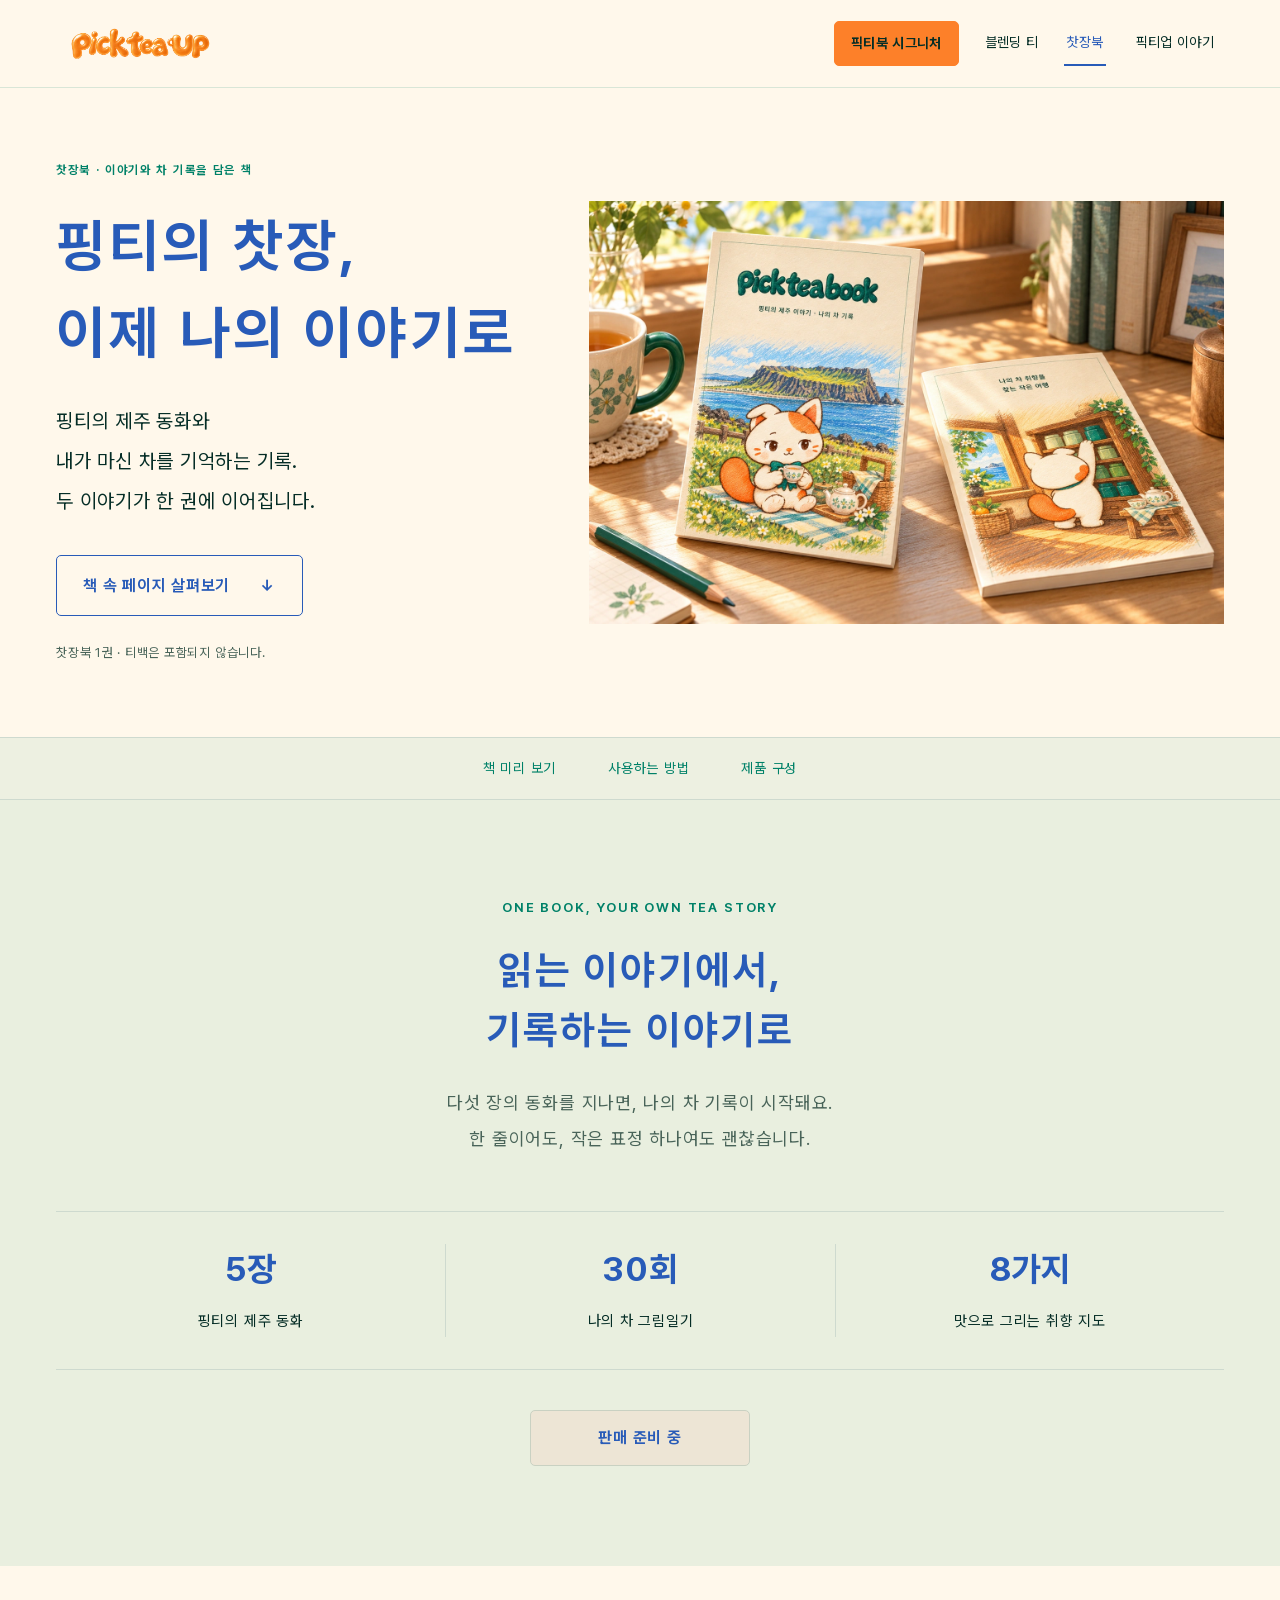
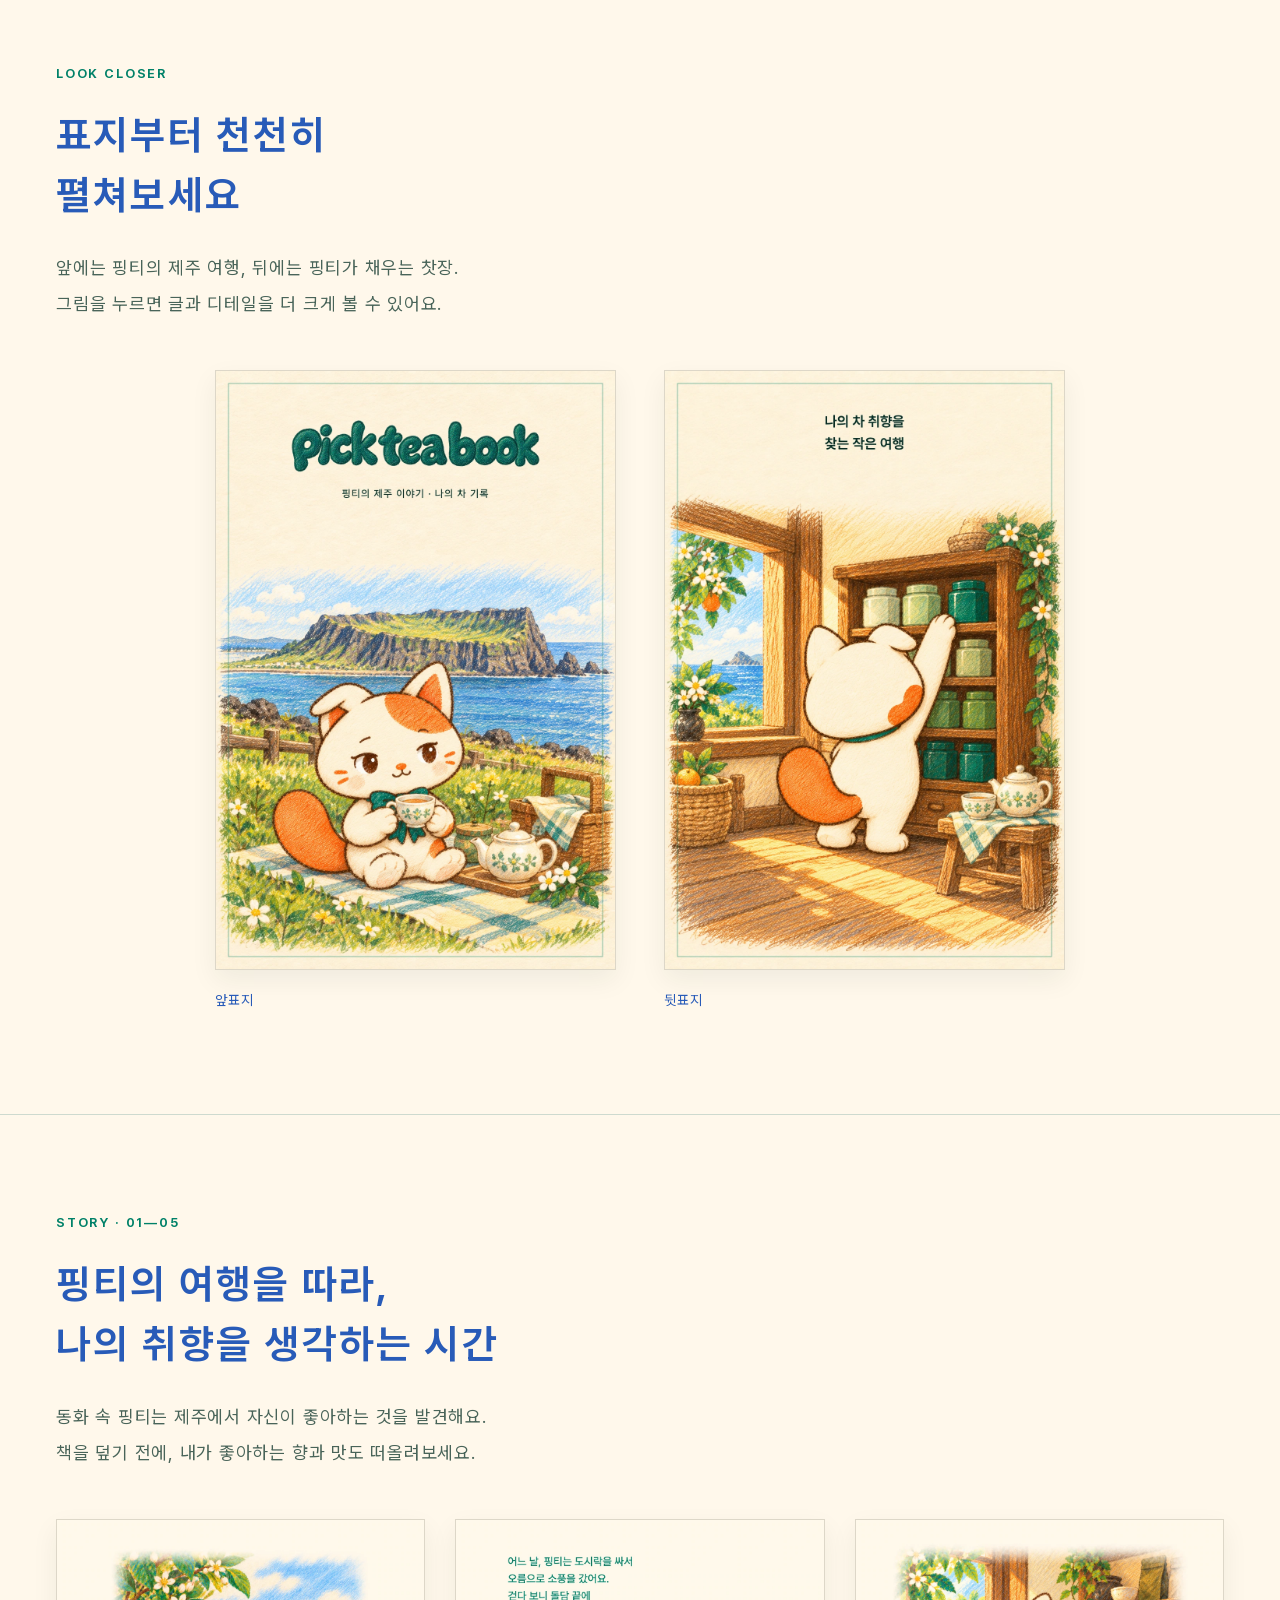
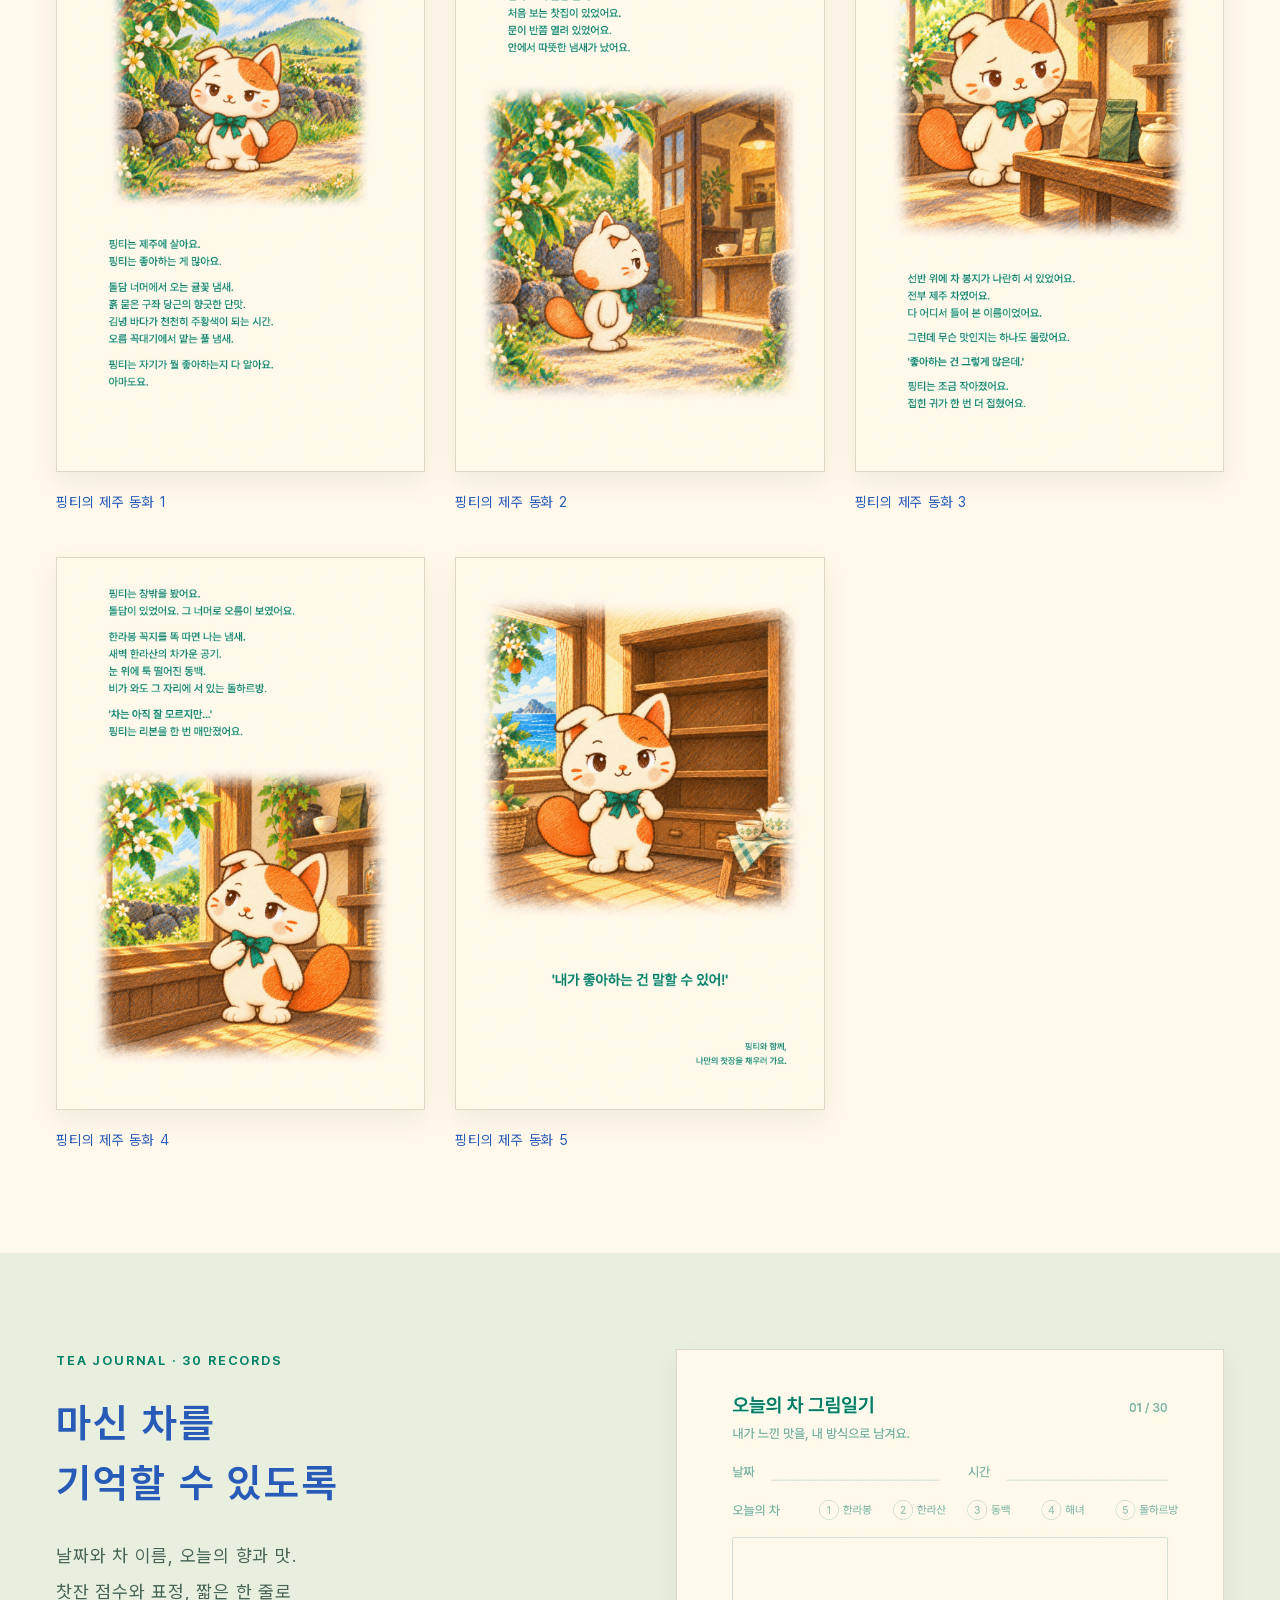
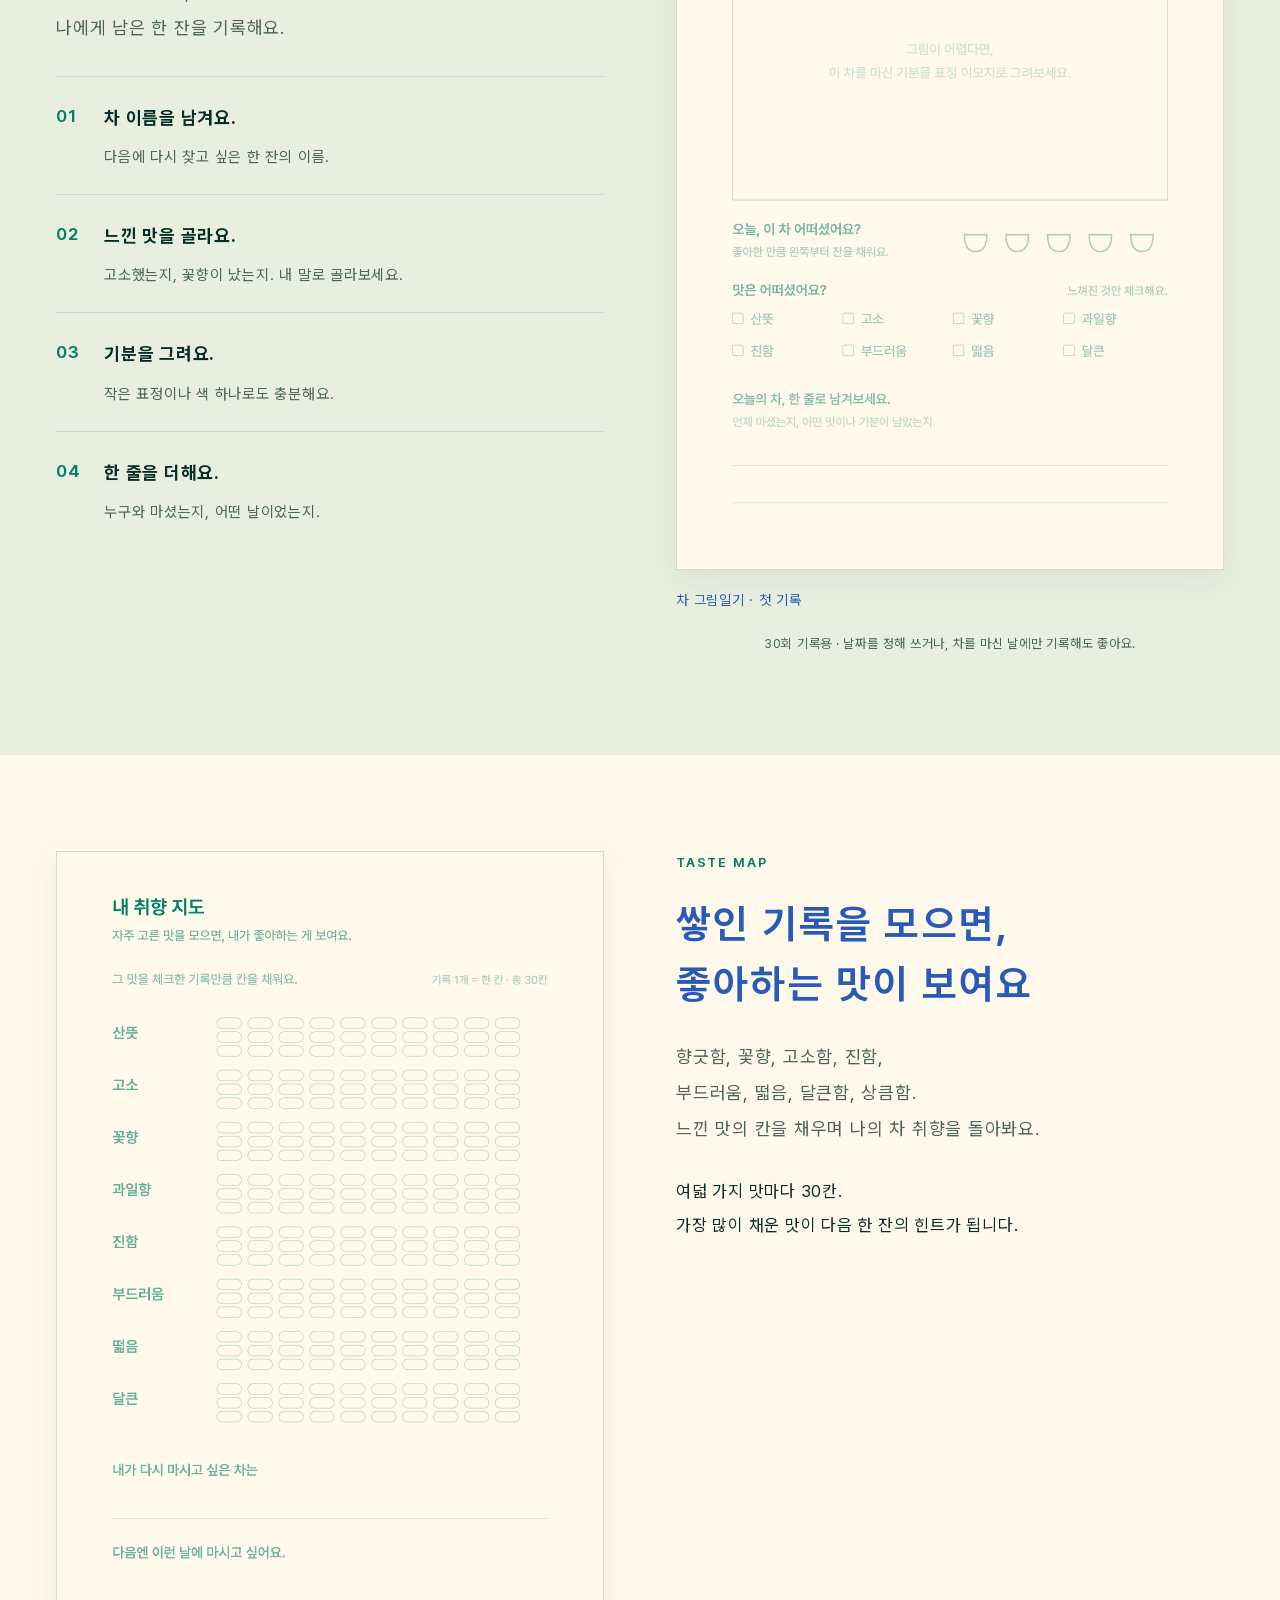
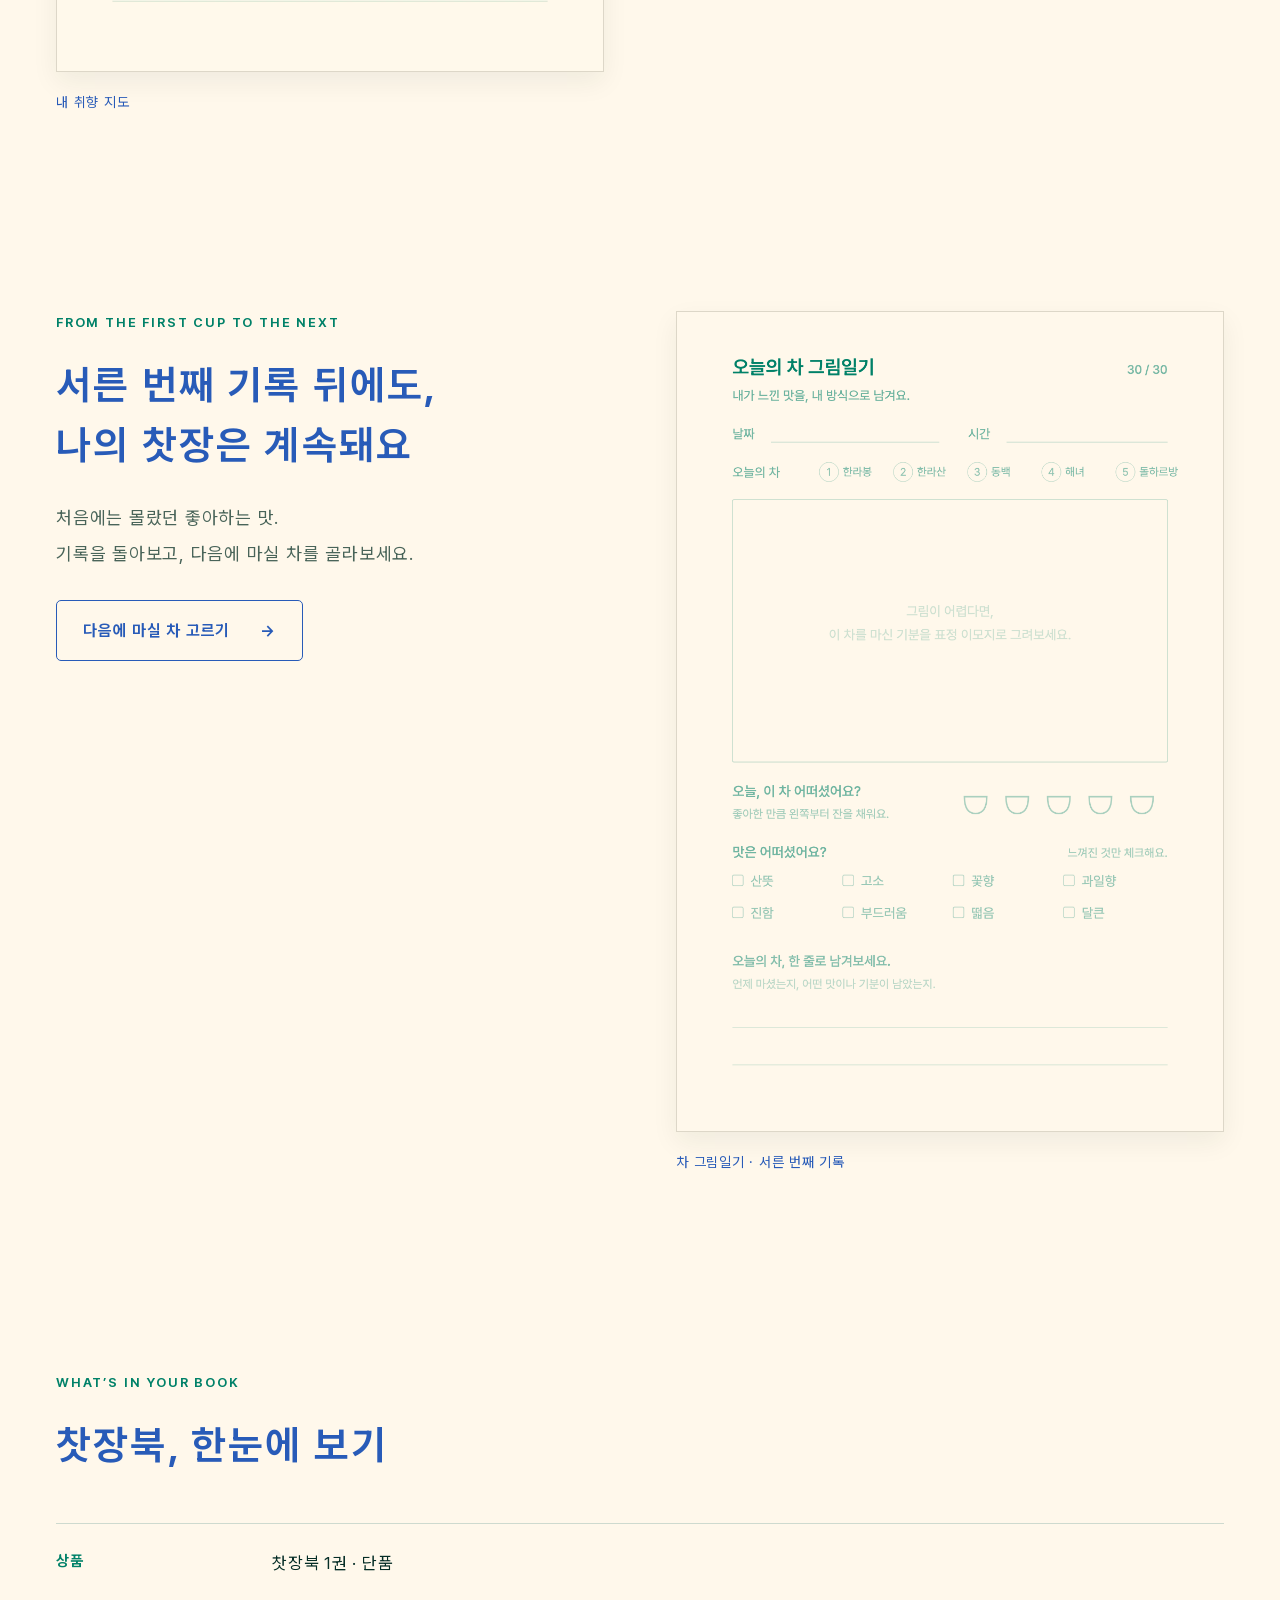
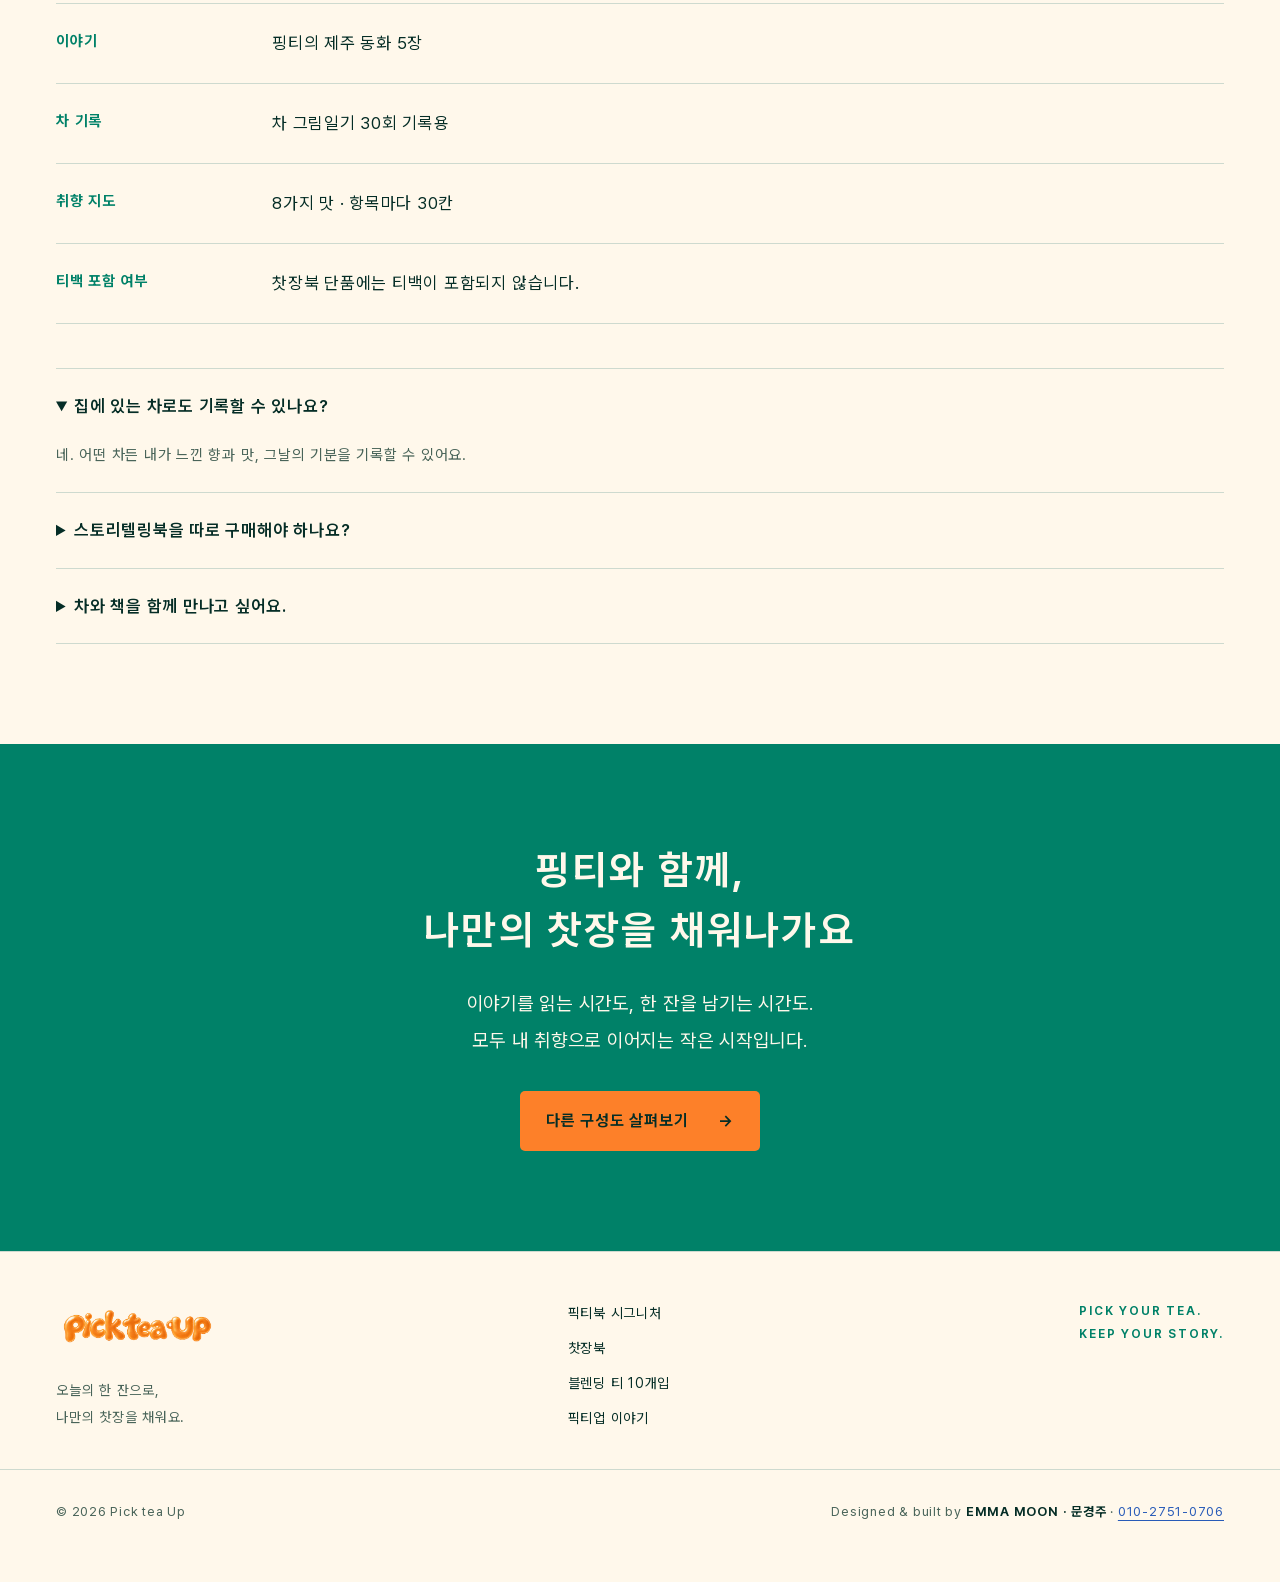
<file: book.html>
<!doctype html><html lang="ko"><head><meta charset="utf-8"><meta name="viewport" content="width=device-width,initial-scale=1"><title>찻장북 · 핑티의 이야기와 나의 차 기록 · 픽티업</title><meta name="description" content="핑티의 제주 동화 5장, 차 그림일기 30회와 취향 지도를 한 권에 담은 찻장북. 표지부터 실제 기록 페이지까지 자세히 살펴보세요."><link rel="icon" type="image/svg+xml" href="data:image/svg+xml,%3Csvg%20xmlns%3D%22http%3A%2F%2Fwww.w3.org%2F2000%2Fsvg%22%20viewBox%3D%220%200%2064%2064%22%3E%3Crect%20width%3D%2264%22%20height%3D%2264%22%20rx%3D%2214%22%20fill%3D%22%23008168%22%2F%3E%3Cpath%20d%3D%22M16%2022h29v21c0%207-29%207-29%200Z%22%20fill%3D%22%23FFF8EB%22%2F%3E%3Cpath%20d%3D%22M45%2026h5c8%200%208%2014%200%2014h-5%22%20fill%3D%22none%22%20stroke%3D%22%23FFF8EB%22%20stroke-width%3D%224%22%2F%3E%3Cpath%20d%3D%22M28%2010c-8%208%209%205%201%2012%22%20fill%3D%22none%22%20stroke%3D%22%23FD8029%22%20stroke-width%3D%224%22%20stroke-linecap%3D%22round%22%2F%3E%3C%2Fsvg%3E"><link rel="stylesheet" href="site.css"><script defer src="site.js"></script>
<!-- Shared preview: dedicated image with generous crop-safe margins -->
<meta property="og:type" content="website">
<meta property="og:locale" content="ko_KR">
<meta property="og:site_name" content="픽티업 | pickteaup">
<meta property="og:title" content="찻장북 · 핑티의 이야기와 나의 차 기록 · 픽티업">
<meta property="og:description" content="핑티의 제주 동화 5장, 차 그림일기 30회와 취향 지도를 한 권에 담은 찻장북. 표지부터 실제 기록 페이지까지 자세히 살펴보세요.">
<meta property="og:url" content="https://emma-neway-coder.github.io/pickteaup-jeju/book.html">
<meta property="og:image" content="https://emma-neway-coder.github.io/pickteaup-jeju/assets/brand/share-preview-v1.png">
<meta property="og:image:secure_url" content="https://emma-neway-coder.github.io/pickteaup-jeju/assets/brand/share-preview-v1.png">
<meta property="og:image:type" content="image/png">
<meta property="og:image:width" content="1734">
<meta property="og:image:height" content="907">
<meta property="og:image:alt" content="크림색 배경 중앙에 여백을 두고 배치한 주황색 픽티업 로고">
<meta name="twitter:card" content="summary_large_image">
<meta name="twitter:title" content="찻장북 · 핑티의 이야기와 나의 차 기록 · 픽티업">
<meta name="twitter:description" content="핑티의 제주 동화 5장, 차 그림일기 30회와 취향 지도를 한 권에 담은 찻장북. 표지부터 실제 기록 페이지까지 자세히 살펴보세요.">
<meta name="twitter:image" content="https://emma-neway-coder.github.io/pickteaup-jeju/assets/brand/share-preview-v1.png">
<meta name="twitter:image:alt" content="픽티업 Pick tea Up 로고">
<link rel="stylesheet" href="navigation.css?v=6"><link rel="stylesheet" href="baseline-no-motion.css"></head><body><a class="skip-link" href="#main">본문으로 이동</a><header class="site-header product-navigation"><a class="brand-link" href="index.html" aria-label="픽티업 홈"><img src="assets/brand/logo.png" alt="픽티업 Pick tea up" width="2172" height="724" decoding="async"></a><nav aria-label="상품 메뉴"><a class="signature-nav" href="signature/"><span>픽티북</span> <span>시그니처</span></a><a class="" href="blends.html">블렌딩 티</a><a class="" href="book.html" aria-current="page">찻장북</a></nav><a class="brand-story-link" href="brand.html">픽티업 이야기</a></header><main id="main"><section class="product-hero wrap" data-export="01-핑티의-찻장"><div><p class="eyebrow">찻장북 · 이야기와 차 기록을 담은 책</p><h1>핑티의 찻장,<br>이제 나의 이야기로</h1><p class="lead">핑티의 제주 동화와<br>내가 마신 차를 기억하는 기록.<br>두 이야기가 한 권에 이어집니다.</p><a class="button secondary" href="#book-preview">책 속 페이지 살펴보기<span aria-hidden="true">↓</span></a><p class="product-note">찻장북 1권 · 티백은 포함되지 않습니다.</p></div><figure><img class="" src="assets/photos/book-still-life.webp" alt="실제로 책처럼 세워 두고 뒷표지까지 살펴보는 찻장북" loading="eager" decoding="async"></figure></section><nav class="subnav" aria-label="찻장북 페이지 바로가기"><a href="#book-preview">책 미리 보기</a><a href="#how-to-record">사용하는 방법</a><a href="#book-spec">제품 구성</a></nav><section class="section soft-panel" data-export="02-한-권의-구성"><div class="wrap"><div class="section-head center"><p class="eyebrow">ONE BOOK, YOUR OWN TEA STORY</p><h2>읽는 이야기에서,<br>기록하는 이야기로</h2><p>다섯 장의 동화를 지나면, 나의 차 기록이 시작돼요.<br>한 줄이어도, 작은 표정 하나여도 괜찮습니다.</p></div><div class="facts"><div><strong>5장</strong><span>핑티의 제주 동화</span></div><div><strong>30회</strong><span>나의 차 그림일기</span></div><div><strong>8가지</strong><span>맛으로 그리는 취향 지도</span></div></div></div><div class="purchase-placement"><button class="purchase-status" type="button" disabled>판매 준비 중</button></div></section><section class="wrap section" id="book-preview" data-export="03-앞뒤-표지"><div class="section-head "><p class="eyebrow">LOOK CLOSER</p><h2>표지부터 천천히<br>펼쳐보세요</h2><p>앞에는 핑티의 제주 여행, 뒤에는 핑티가 채우는 찻장.<br>그림을 누르면 글과 디테일을 더 크게 볼 수 있어요.</p></div><div class="cover-grid"><button class="page-preview" data-preview="assets/book/book-front.webp" data-title="앞표지" data-group="book"><img class="" src="assets/book/book-front.webp" alt="앞표지" loading="lazy" decoding="async"><span>앞표지<span aria-hidden="true"></span></span></button><button class="page-preview" data-preview="assets/book/book-back.webp" data-title="뒷표지" data-group="book"><img class="" src="assets/book/book-back.webp" alt="뒷표지" loading="lazy" decoding="async"><span>뒷표지<span aria-hidden="true"></span></span></button></div></section><section class="wrap section story-detail" data-export="04-핑티의-제주-동화"><div class="section-head "><p class="eyebrow">STORY · 01—05</p><h2>핑티의 여행을 따라,<br>나의 취향을 생각하는 시간</h2><p>동화 속 핑티는 제주에서 자신이 좋아하는 것을 발견해요.<br>책을 덮기 전에, 내가 좋아하는 향과 맛도 떠올려보세요.</p></div><div class="story-preview-grid"><button class="page-preview" data-preview="assets/storybook/story-01.webp" data-title="핑티의 제주 동화 1" data-group="book"><img class="" src="assets/storybook/story-01.webp" alt="핑티의 제주 동화 1" loading="lazy" decoding="async"><span>핑티의 제주 동화 1<span aria-hidden="true"></span></span></button><button class="page-preview" data-preview="assets/storybook/story-02.webp" data-title="핑티의 제주 동화 2" data-group="book"><img class="" src="assets/storybook/story-02.webp" alt="핑티의 제주 동화 2" loading="lazy" decoding="async"><span>핑티의 제주 동화 2<span aria-hidden="true"></span></span></button><button class="page-preview" data-preview="assets/storybook/story-03.webp" data-title="핑티의 제주 동화 3" data-group="book"><img class="" src="assets/storybook/story-03.webp" alt="핑티의 제주 동화 3" loading="lazy" decoding="async"><span>핑티의 제주 동화 3<span aria-hidden="true"></span></span></button><button class="page-preview" data-preview="assets/storybook/story-04.webp" data-title="핑티의 제주 동화 4" data-group="book"><img class="" src="assets/storybook/story-04.webp" alt="핑티의 제주 동화 4" loading="lazy" decoding="async"><span>핑티의 제주 동화 4<span aria-hidden="true"></span></span></button><button class="page-preview" data-preview="assets/storybook/story-05.webp" data-title="핑티의 제주 동화 5" data-group="book"><img class="" src="assets/storybook/story-05.webp" alt="핑티의 제주 동화 5" loading="lazy" decoding="async"><span>핑티의 제주 동화 5<span aria-hidden="true"></span></span></button></div></section><section class="section soft-panel" id="how-to-record" data-export="05-차-그림일기"><div class="wrap split align-start"><div><div class="section-head "><p class="eyebrow">TEA JOURNAL · 30 RECORDS</p><h2>마신 차를<br>기억할 수 있도록</h2><p>날짜와 차 이름, 오늘의 향과 맛.<br>찻잔 점수와 표정, 짧은 한 줄로<br>나에게 남은 한 잔을 기록해요.</p></div><ol class="record-steps"><li><strong>차 이름을 남겨요.</strong><p>다음에 다시 찾고 싶은 한 잔의 이름.</p></li><li><strong>느낀 맛을 골라요.</strong><p>고소했는지, 꽃향이 났는지. 내 말로 골라보세요.</p></li><li><strong>기분을 그려요.</strong><p>작은 표정이나 색 하나로도 충분해요.</p></li><li><strong>한 줄을 더해요.</strong><p>누구와 마셨는지, 어떤 날이었는지.</p></li></ol></div><div><button class="page-preview" data-preview="assets/journal/diary.webp" data-title="차 그림일기 · 첫 기록" data-group="book"><img class="" src="assets/journal/diary.webp" alt="차 그림일기 · 첫 기록" loading="lazy" decoding="async"><span>차 그림일기 · 첫 기록<span aria-hidden="true"></span></span></button><p class="caption">30회 기록용 · 날짜를 정해 쓰거나, 차를 마신 날에만 기록해도 좋아요.</p></div></div></section><section class="wrap section" data-export="06-취향-지도"><div class="split align-start"><div><button class="page-preview" data-preview="assets/journal/taste-map.webp" data-title="내 취향 지도" data-group="book"><img class="" src="assets/journal/taste-map.webp" alt="내 취향 지도" loading="lazy" decoding="async"><span>내 취향 지도<span aria-hidden="true"></span></span></button></div><div><div class="section-head "><p class="eyebrow">TASTE MAP</p><h2>쌓인 기록을 모으면,<br>좋아하는 맛이 보여요</h2><p>향긋함, 꽃향, 고소함, 진함,<br>부드러움, 떫음, 달큰함, 상큼함.<br>느낀 맛의 칸을 채우며 나의 차 취향을 돌아봐요.</p></div><p>여덟 가지 맛마다 30칸.<br>가장 많이 채운 맛이 다음 한 잔의 힌트가 됩니다.</p></div></div></section><section class="wrap section" data-export="07-서른-번째-기록"><div class="split align-start"><div><div class="section-head "><p class="eyebrow">FROM THE FIRST CUP TO THE NEXT</p><h2>서른 번째 기록 뒤에도,<br>나의 찻장은 계속돼요</h2><p>처음에는 몰랐던 좋아하는 맛.<br>기록을 돌아보고, 다음에 마실 차를 골라보세요.</p></div><a class="button secondary" href="blends.html">다음에 마실 차 고르기<span aria-hidden="true">→</span></a></div><div><button class="page-preview" data-preview="assets/journal/diary-30.webp" data-title="차 그림일기 · 서른 번째 기록" data-group="book"><img class="" src="assets/journal/diary-30.webp" alt="차 그림일기 · 서른 번째 기록" loading="lazy" decoding="async"><span>차 그림일기 · 서른 번째 기록<span aria-hidden="true"></span></span></button></div></div></section><section class="wrap section specs" id="book-spec" data-export="08-찻장북-제품-구성"><div class="section-head "><p class="eyebrow">WHAT’S IN YOUR BOOK</p><h2>찻장북, 한눈에 보기</h2></div><dl class="spec-list"><div><dt>상품</dt><dd>찻장북 1권 · 단품</dd></div><div><dt>이야기</dt><dd>핑티의 제주 동화 5장</dd></div><div><dt>차 기록</dt><dd>차 그림일기 30회 기록용</dd></div><div><dt>취향 지도</dt><dd>8가지 맛 · 항목마다 30칸</dd></div><div><dt>티백 포함 여부</dt><dd>찻장북 단품에는 티백이 포함되지 않습니다.</dd></div></dl><div class="faq"><details open><summary>집에 있는 차로도 기록할 수 있나요?</summary><p>네. 어떤 차든 내가 느낀 향과 맛, 그날의 기분을 기록할 수 있어요.</p></details><details><summary>스토리텔링북을 따로 구매해야 하나요?</summary><p>핑티의 제주 동화와 차 그림일기, 취향 지도는 모두 이 찻장북 한 권에 포함됩니다.</p></details><details><summary>차와 책을 함께 만나고 싶어요.</summary><p>다섯 가지 블렌딩 티 총 25개와 찻장북 1권을 함께 담은 픽티북 시그니처를 살펴보세요.</p><a class="text-link" href="signature/">픽티북 시그니처 보기 →</a></details></div></section><section class="section brand-invite" data-export="09-나만의-찻장"><div class="wrap center"><h2>핑티와 함께,<br>나만의 찻장을 채워나가요</h2><p>이야기를 읽는 시간도, 한 잔을 남기는 시간도.<br>모두 내 취향으로 이어지는 작은 시작입니다.</p><a class="button " href="index.html#collection">다른 구성도 살펴보기<span aria-hidden="true">→</span></a></div></section></main><footer class="site-footer"><div class="wrap footer-grid"><div><img class="" src="assets/brand/logo.png" alt="픽티업" loading="lazy" decoding="async"><p>오늘의 한 잔으로,<br>나만의 찻장을 채워요.</p></div><nav aria-label="하단 메뉴"><a href="signature/">픽티북 시그니처</a><a href="book.html">찻장북</a><a href="blends.html">블렌딩 티 10개입</a><a href="brand.html">픽티업 이야기</a></nav><p class="footer-tagline">PICK YOUR TEA.<br>KEEP YOUR STORY.</p></div><div class="wrap footer-credit"><p>© 2026 Pick tea Up</p><p>Designed &amp; built by <strong>EMMA MOON · 문경주</strong><span class="credit-sep" aria-hidden="true"> · </span><a href="tel:+821027510706" aria-label="문경주에게 전화하기 010-2751-0706">010-2751-0706</a></p></div></footer><dialog id="image-dialog" aria-labelledby="dialog-title"><div class="dialog-bar"><h2 id="dialog-title"></h2><button id="dialog-close" aria-label="미리 보기 닫기">닫기 ×</button></div><div class="dialog-stage"><img id="dialog-image" alt=""></div><div class="dialog-bottom"><button id="dialog-prev" aria-label="이전 이미지">← 이전</button><button id="dialog-zoom" aria-pressed="false">글자 확대</button><span id="dialog-count" aria-live="polite"></span><button id="dialog-next" aria-label="다음 이미지">다음 →</button></div></dialog></body></html>
</file>
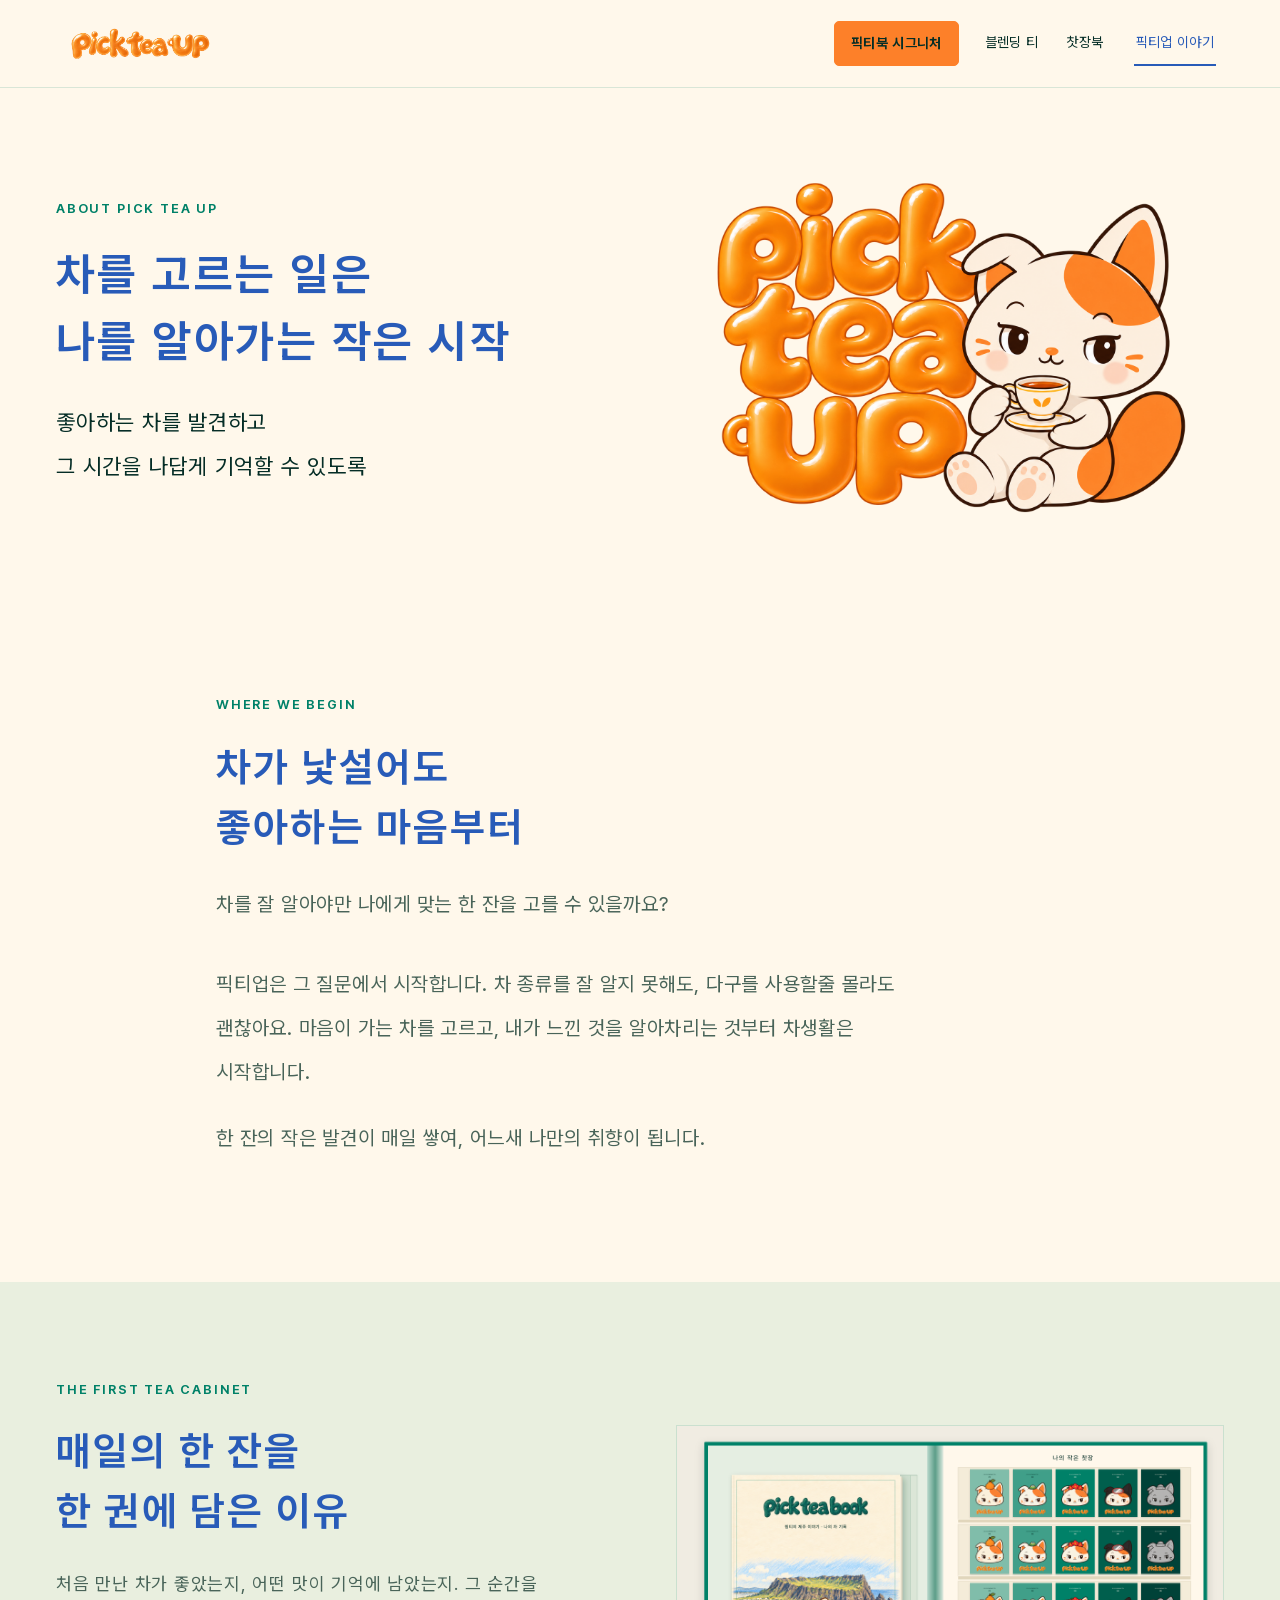
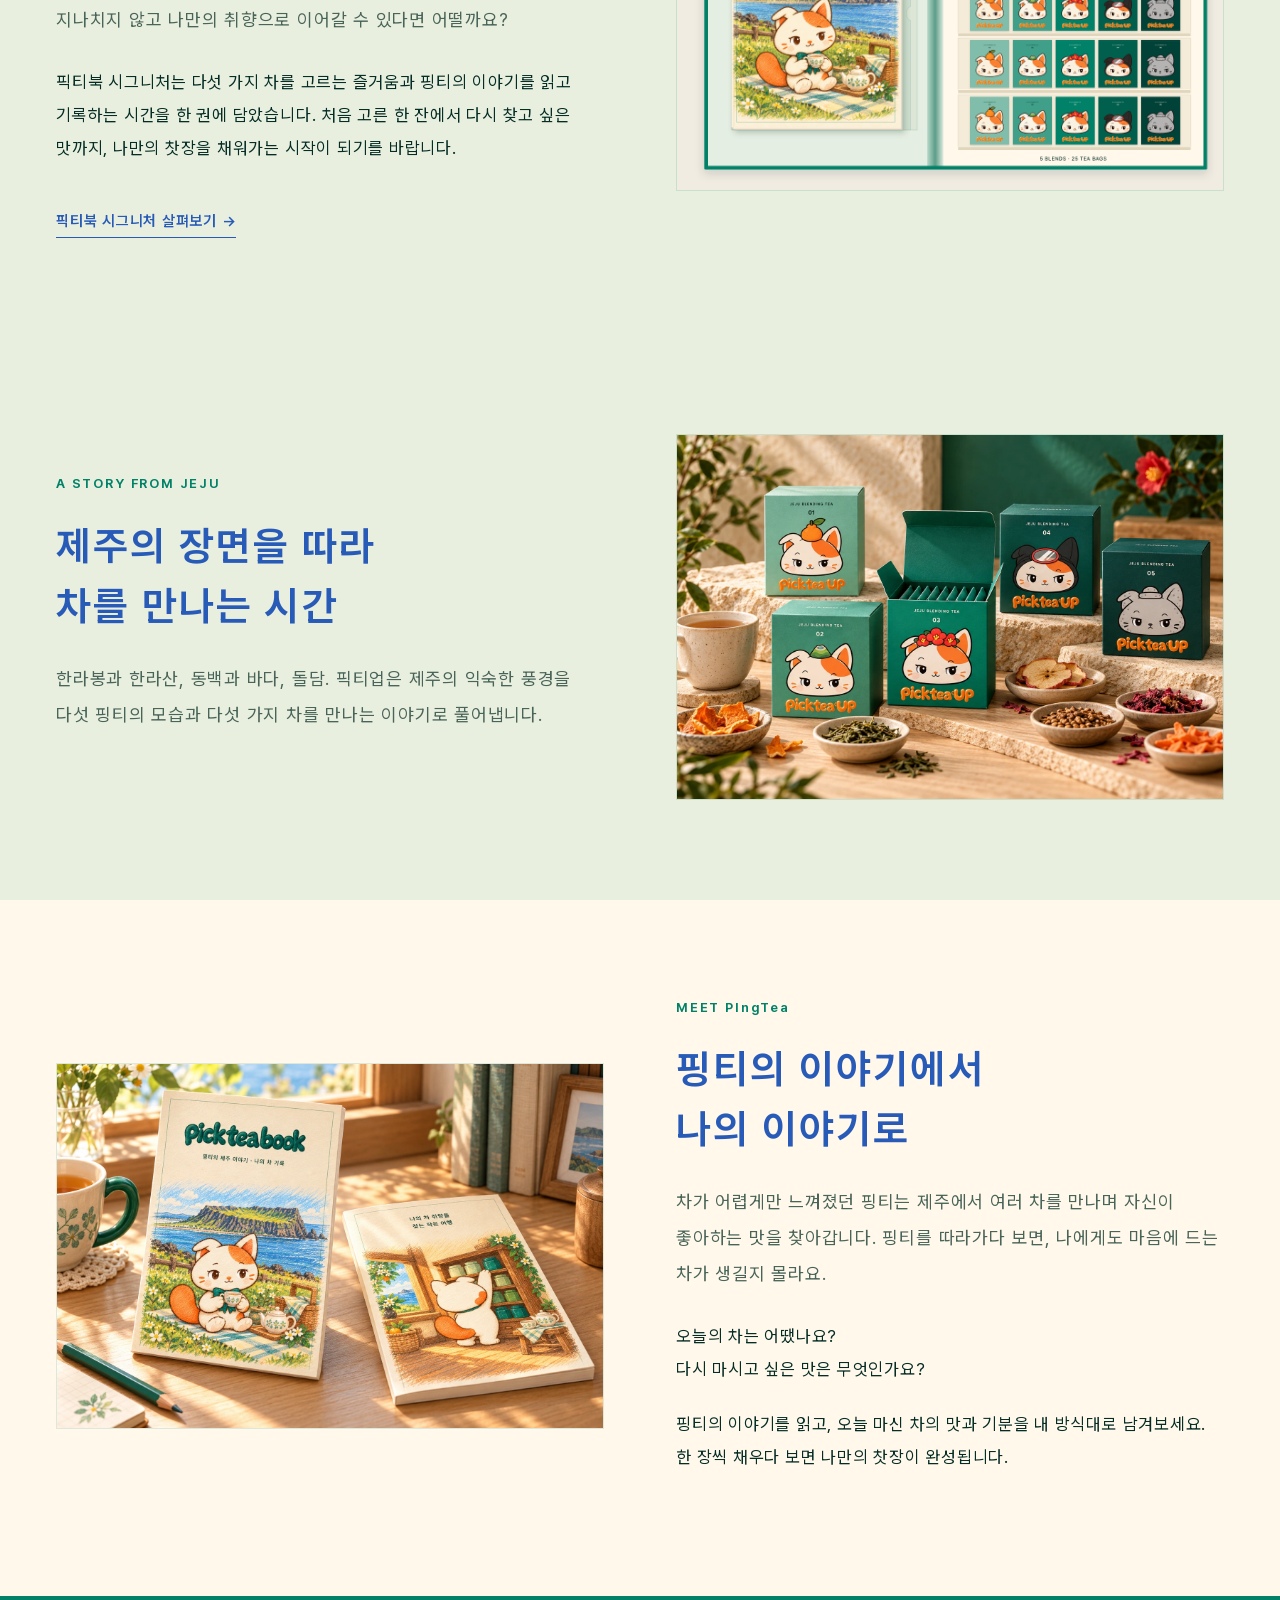
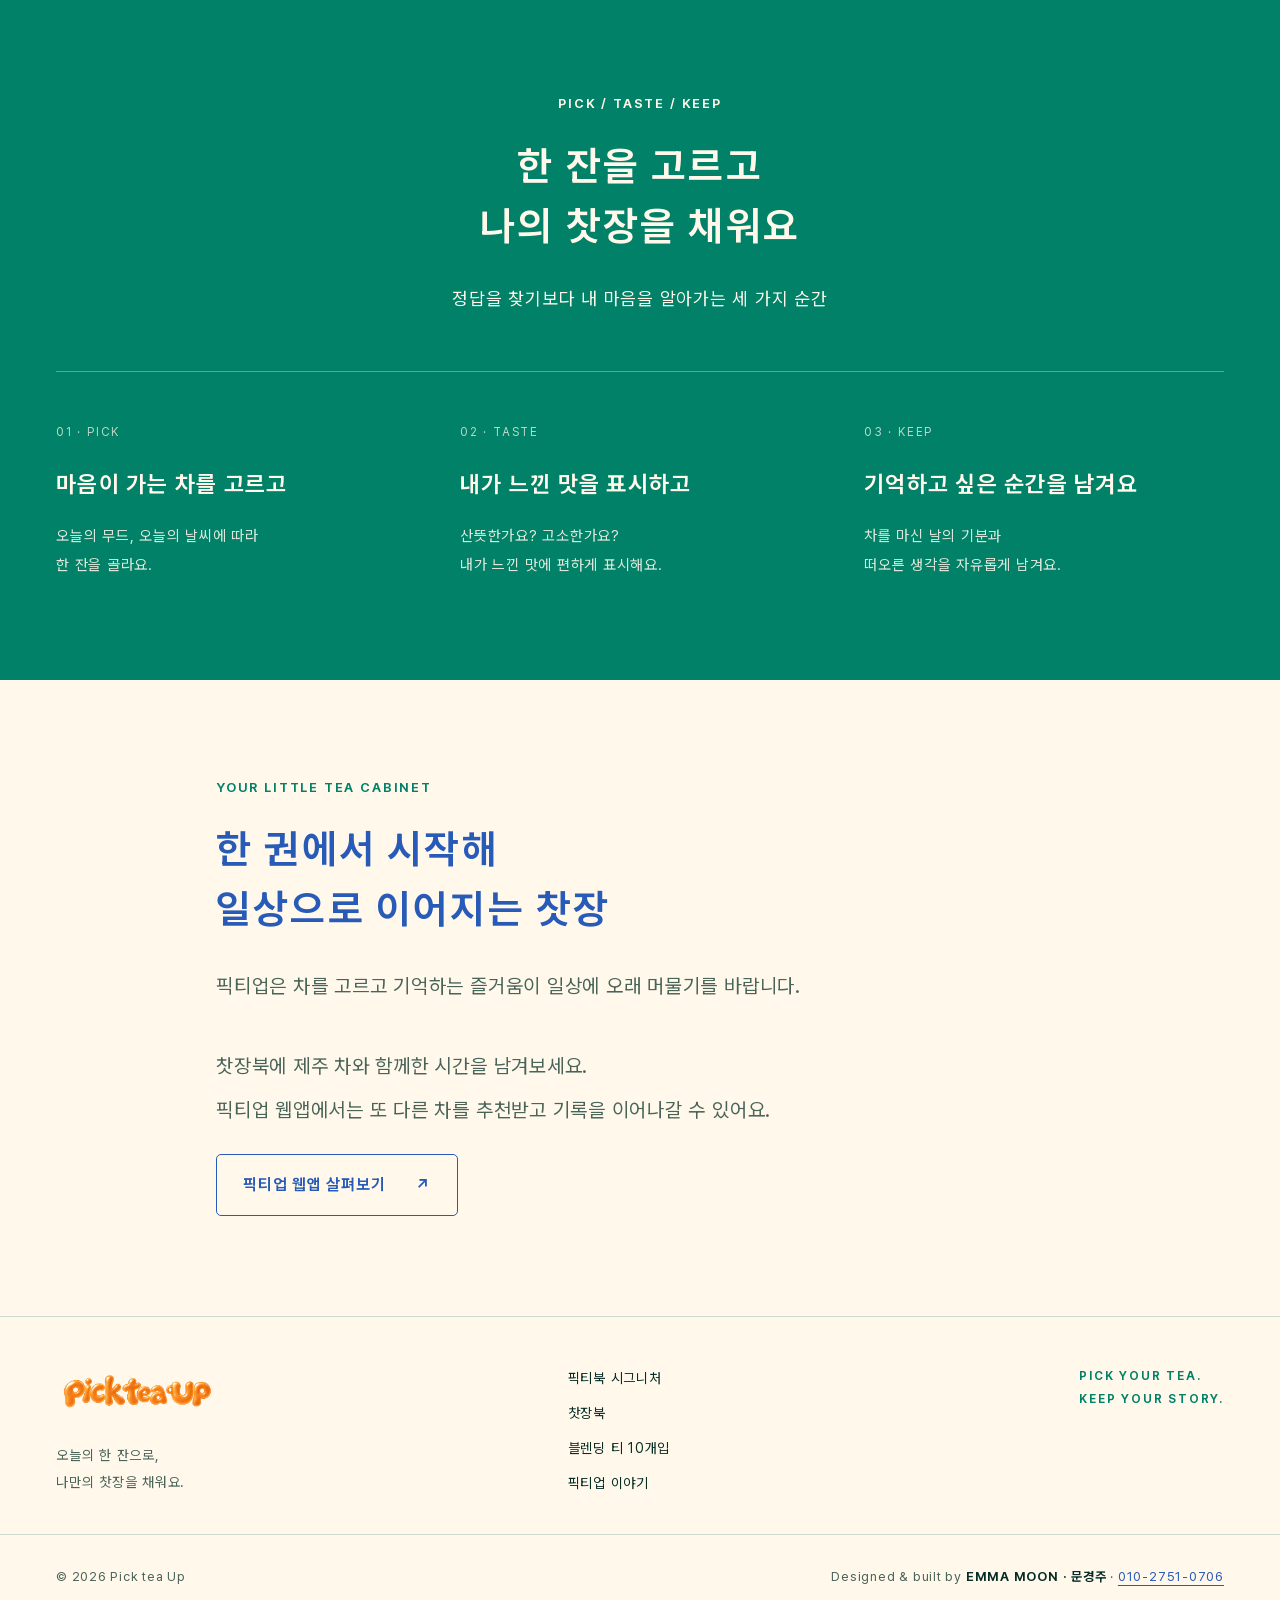
<file: brand.html>
<!doctype html><html lang="ko"><head><meta charset="utf-8"><meta name="viewport" content="width=device-width,initial-scale=1"><title>픽티업 이야기 · 픽티업</title><meta name="description" content="좋아하는 차를 발견하고 그 시간을 기억하는 브랜드. 제주 블렌딩 티, 핑티의 이야기와 나의 차 기록으로 나만의 찻장을 채워보세요."><link rel="icon" type="image/svg+xml" href="data:image/svg+xml,%3Csvg%20xmlns%3D%22http%3A%2F%2Fwww.w3.org%2F2000%2Fsvg%22%20viewBox%3D%220%200%2064%2064%22%3E%3Crect%20width%3D%2264%22%20height%3D%2264%22%20rx%3D%2214%22%20fill%3D%22%23008168%22%2F%3E%3Cpath%20d%3D%22M16%2022h29v21c0%207-29%207-29%200Z%22%20fill%3D%22%23FFF8EB%22%2F%3E%3Cpath%20d%3D%22M45%2026h5c8%200%208%2014%200%2014h-5%22%20fill%3D%22none%22%20stroke%3D%22%23FFF8EB%22%20stroke-width%3D%224%22%2F%3E%3Cpath%20d%3D%22M28%2010c-8%208%209%205%201%2012%22%20fill%3D%22none%22%20stroke%3D%22%23FD8029%22%20stroke-width%3D%224%22%20stroke-linecap%3D%22round%22%2F%3E%3C%2Fsvg%3E"><link rel="stylesheet" href="site.css"><script defer src="site.js"></script>
<!-- Shared preview: dedicated image with generous crop-safe margins -->
<meta property="og:type" content="website">
<meta property="og:locale" content="ko_KR">
<meta property="og:site_name" content="픽티업 | pickteaup">
<meta property="og:title" content="픽티업 이야기 · 픽티업">
<meta property="og:description" content="좋아하는 차를 발견하고 그 시간을 기억하는 브랜드. 제주 블렌딩 티, 핑티의 이야기와 나의 차 기록으로 나만의 찻장을 채워보세요.">
<meta property="og:url" content="https://emma-neway-coder.github.io/pickteaup-jeju/brand.html">
<meta property="og:image" content="https://emma-neway-coder.github.io/pickteaup-jeju/assets/brand/share-preview-v1.png">
<meta property="og:image:secure_url" content="https://emma-neway-coder.github.io/pickteaup-jeju/assets/brand/share-preview-v1.png">
<meta property="og:image:type" content="image/png">
<meta property="og:image:width" content="1734">
<meta property="og:image:height" content="907">
<meta property="og:image:alt" content="크림색 배경 중앙에 여백을 두고 배치한 주황색 픽티업 로고">
<meta name="twitter:card" content="summary_large_image">
<meta name="twitter:title" content="픽티업 이야기 · 픽티업">
<meta name="twitter:description" content="좋아하는 차를 발견하고 그 시간을 기억하는 브랜드. 제주 블렌딩 티, 핑티의 이야기와 나의 차 기록으로 나만의 찻장을 채워보세요.">
<meta name="twitter:image" content="https://emma-neway-coder.github.io/pickteaup-jeju/assets/brand/share-preview-v1.png">
<meta name="twitter:image:alt" content="픽티업 Pick tea Up 로고">
<link rel="stylesheet" href="navigation.css?v=6"><link rel="stylesheet" href="baseline-no-motion.css"><link rel="stylesheet" href="brand-hero-art.css?v=2"></head><body><a class="skip-link" href="#main">본문으로 이동</a><header class="site-header product-navigation"><a class="brand-link" href="index.html" aria-label="픽티업 홈"><img src="assets/brand/logo.png" alt="픽티업 Pick tea up" width="2172" height="724" decoding="async"></a><nav aria-label="상품 메뉴"><a class="signature-nav" href="signature/"><span>픽티북</span> <span>시그니처</span></a><a class="" href="blends.html">블렌딩 티</a><a class="" href="book.html">찻장북</a></nav><a class="brand-story-link" href="brand.html" aria-current="page">픽티업 이야기</a></header><main id="main">
<section class="brand-hero section" data-export="01-픽티업-이야기"><div class="wrap split brand-hero-layout"><div><p class="eyebrow">ABOUT PICK TEA UP</p><h1>차를 고르는 일은<br>나를 알아가는 작은 시작</h1><p class="lead">좋아하는 차를 발견하고<br>그 시간을 나답게 기억할 수 있도록</p></div><figure class="brand-panorama brand-hero-art"><img src="assets/brand/concepts/pingtea-logo-teacup-selected-v1.png" alt="픽티업 로고에 기대어 찻잔과 소서를 들고 있는 핑티" width="1536" height="1024" loading="eager" decoding="async"></figure></div></section>
<section class="wrap section manifesto" data-export="02-픽티업의-생각"><p class="eyebrow">WHERE WE BEGIN</p><h2>차가 낯설어도<br>좋아하는 마음부터</h2><p class="manifesto-lead">차를 잘 알아야만 나에게 맞는 한 잔을 고를 수 있을까요?</p><p>픽티업은 그 질문에서 시작합니다. 차 종류를 잘 알지 못해도, 다구를 사용할줄 몰라도 괜찮아요. 마음이 가는 차를 고르고, 내가 느낀 것을 알아차리는 것부터 차생활은 시작합니다.</p><p>한 잔의 작은 발견이 매일 쌓여, 어느새 나만의 취향이 됩니다.</p></section>
<section class="section soft-panel" data-export="04b-픽티북-시그니처"><div class="wrap split"><div><div class="section-head"><p class="eyebrow">THE FIRST TEA CABINET</p><h2>매일의 한 잔을<br>한 권에 담은 이유</h2><p>처음 만난 차가 좋았는지, 어떤 맛이 기억에 남았는지. 그 순간을 지나치지 않고 나만의 취향으로 이어갈 수 있다면 어떨까요?</p></div><p>픽티북 시그니처는 다섯 가지 차를 고르는 즐거움과 핑티의 이야기를 읽고 기록하는 시간을 한 권에 담았습니다. 처음 고른 한 잔에서 다시 찾고 싶은 맛까지, 나만의 찻장을 채워가는 시작이 되기를 바랍니다.</p><a class="text-link" href="signature/">픽티북 시그니처 살펴보기 →</a></div><img class="photo-frame" src="assets/packaging/signature-approved-interior.png" alt="찻장북과 다섯 가지 티백이 담긴 픽티북 시그니처 내부 구성" loading="lazy" decoding="async"></div></section>
<section class="section soft-panel" data-export="03-제주에서-시작한-이야기"><div class="wrap split"><div><div class="section-head"><p class="eyebrow">A STORY FROM JEJU</p><h2>제주의 장면을 따라<br>차를 만나는 시간</h2><p>한라봉과 한라산, 동백과 바다, 돌담. 픽티업은 제주의 익숙한 풍경을 다섯 핑티의 모습과 다섯 가지 차를 만나는 이야기로 풀어냅니다.</p></div></div><img class="photo-frame" src="assets/photos/brand-collection.webp" alt="다섯 가지 핑티가 그려진 블렌딩 티 상자" loading="lazy" decoding="async"></div></section>
<section class="wrap section" data-export="04-핑티와-나의-이야기"><div class="split"><img class="photo-frame" src="assets/photos/book-still-life.webp" alt="핑티의 이야기가 그려진 찻장북 앞표지와 뒷표지" loading="lazy" decoding="async"><div><div class="section-head"><p class="eyebrow">MEET PIngTea</p><h2>핑티의 이야기에서<br>나의 이야기로</h2><p>차가 어렵게만 느껴졌던 핑티는 제주에서 여러 차를 만나며 자신이 좋아하는 맛을 찾아갑니다. 핑티를 따라가다 보면, 나에게도 마음에 드는 차가 생길지 몰라요.</p></div><p>오늘의 차는 어땠나요?<br>다시 마시고 싶은 맛은 무엇인가요?</p><p>핑티의 이야기를 읽고, 오늘 마신 차의 맛과 기분을 내 방식대로 남겨보세요. 한 장씩 채우다 보면 나만의 찻장이 완성됩니다.</p></div></div></section>

<section class="section brand-principles" data-export="05-고르고-마시고-남기고"><div class="wrap"><div class="section-head center"><p class="eyebrow">PICK / TASTE / KEEP</p><h2>한 잔을 고르고<br>나의 찻장을 채워요</h2><p>정답을 찾기보다 내 마음을 알아가는 세 가지 순간</p></div><div class="principle-grid"><article><span>01 · PICK</span><h3>마음이 가는 차를 고르고</h3><p>오늘의 무드, 오늘의 날씨에 따라<br>한 잔을 골라요.</p></article><article><span>02 · TASTE</span><h3>내가 느낀 맛을 표시하고</h3><p>산뜻한가요? 고소한가요?<br>내가 느낀 맛에 편하게 표시해요.</p></article><article><span>03 · KEEP</span><h3>기억하고 싶은 순간을 남겨요</h3><p>차를 마신 날의 기분과<br>떠오른 생각을 자유롭게 남겨요.</p></article></div></div></section>
<section class="wrap section manifesto" data-export="06-일상으로-이어지는-찻장"><p class="eyebrow">YOUR LITTLE TEA CABINET</p><h2>한 권에서 시작해<br>일상으로 이어지는 찻장</h2><p class="manifesto-lead">픽티업은 차를 고르고 기억하는 즐거움이 일상에 오래 머물기를 바랍니다.</p><p>찻장북에 제주 차와 함께한 시간을 남겨보세요.<br>픽티업 웹앱에서는 또 다른 차를 추천받고 기록을 이어나갈 수 있어요.</p><a class="button secondary" href="https://pickteaup.vercel.app/">픽티업 웹앱 살펴보기 <span aria-hidden="true">↗</span></a></section>
</main><footer class="site-footer"><div class="wrap footer-grid"><div><img class="" src="assets/brand/logo.png" alt="픽티업" loading="lazy" decoding="async"><p>오늘의 한 잔으로,<br>나만의 찻장을 채워요.</p></div><nav aria-label="하단 메뉴"><a href="signature/">픽티북 시그니처</a><a href="book.html">찻장북</a><a href="blends.html">블렌딩 티 10개입</a><a href="brand.html">픽티업 이야기</a></nav><p class="footer-tagline">PICK YOUR TEA.<br>KEEP YOUR STORY.</p></div><div class="wrap footer-credit"><p>© 2026 Pick tea Up</p><p>Designed &amp; built by <strong>EMMA MOON · 문경주</strong><span class="credit-sep" aria-hidden="true"> · </span><a href="tel:+821027510706" aria-label="문경주에게 전화하기 010-2751-0706">010-2751-0706</a></p></div></footer><dialog id="image-dialog" aria-labelledby="dialog-title"><div class="dialog-bar"><h2 id="dialog-title"></h2><button id="dialog-close" aria-label="미리 보기 닫기">닫기 ×</button></div><div class="dialog-stage"><img id="dialog-image" alt=""></div><div class="dialog-bottom"><button id="dialog-prev" aria-label="이전 이미지">← 이전</button><button id="dialog-zoom" aria-pressed="false">글자 확대</button><span id="dialog-count" aria-live="polite"></span><button id="dialog-next" aria-label="다음 이미지">다음 →</button></div></dialog></body></html>
</file>
<file: site.css>
@font-face{font-family:Pretendard;src:url('assets/brand/PretendardVariable.woff2') format('woff2');font-weight:100 900;font-display:swap}
:root{--cream:#FFF8EB;--green:#008168;--orange:#FD8029;--blue:#285BB8;--ink:#052D26;--muted:#496459;--line:#cedacf;--soft:#e9efdf}
*{box-sizing:border-box}html{scroll-behavior:smooth;scroll-padding-top:24px}body{margin:0;background:var(--cream);color:var(--ink);font:17px/1.95 Pretendard,sans-serif;letter-spacing:.045em;word-break:keep-all;overflow-wrap:break-word}a{color:inherit;text-decoration:none}button{font:inherit;letter-spacing:inherit;cursor:pointer;color:inherit}a,button,summary{touch-action:manipulation;-webkit-tap-highlight-color:transparent}a:focus-visible,button:focus-visible,summary:focus-visible{outline:3px solid var(--blue);outline-offset:5px}img{max-width:100%;height:auto;display:block}figure{margin:0}p{margin:0 0 22px}h1,h2,h3{line-height:1.5;letter-spacing:.055em;color:var(--blue);margin:0 0 25px;font-weight:650;word-break:keep-all}h1{font-size:clamp(34px,4.7vw,58px)}h2{font-size:clamp(28px,3.2vw,40px)}h3{font-size:24px}.wrap{max-width:1280px;margin:0 auto;padding-left:56px;padding-right:56px}.section{padding-top:96px;padding-bottom:100px}.eyebrow{color:var(--green);font-size:13px;font-weight:650;letter-spacing:.14em;line-height:1.8;margin:0 0 20px}.lead{font-size:20px;line-height:2;margin:24px 0 34px}.section-head{max-width:760px;margin-bottom:48px}.section-head p:not(.eyebrow){color:var(--muted);font-size:18px;line-height:2;margin-bottom:0}.center{text-align:center;margin-left:auto;margin-right:auto}.center.section-head{margin-bottom:54px}.center p{max-width:760px;margin-left:auto;margin-right:auto}.button{display:inline-flex;align-items:center;justify-content:space-between;gap:30px;background:var(--orange);color:var(--ink);font-weight:650;padding:16px 26px;border-radius:5px;font-size:16px;line-height:1.7;min-height:52px}.button.secondary{background:transparent;color:var(--blue);border:1px solid var(--blue)}.text-link{display:inline-block;color:var(--blue);border-bottom:1px solid currentColor;font-size:15px;line-height:1.8;padding:2px 0;margin-top:18px;font-weight:600}.soft-panel{background:var(--soft)}.split{display:grid;grid-template-columns:1fr 1fr;gap:72px;align-items:center}.align-start{align-items:start}.split .section-head{margin-bottom:28px}.photo-frame{width:100%;border:1px solid #00816822}.caption{color:var(--muted);font-size:13px;text-align:center;line-height:1.8;margin:18px 0 0}.skip-link{position:fixed;top:-120px;left:24px;background:var(--cream);color:var(--blue);padding:15px;z-index:30}.skip-link:focus{top:12px}.site-header{display:flex;align-items:center;justify-content:space-between;gap:32px;padding:18px 5%;border-bottom:1px solid #00816826;min-height:85px}.brand-link{flex-shrink:0}.site-header img{width:160px;height:auto}.site-header nav{display:flex;gap:28px;font-size:14px;line-height:1.8;flex-wrap:wrap}.site-header nav a{padding:7px 0;border-bottom:2px solid transparent}.site-header nav a[aria-current]{color:var(--blue);border-color:var(--blue)}.home-hero{background:var(--green);color:var(--cream)}.hero-grid{display:grid;grid-template-columns:1fr 1.28fr;align-items:center;gap:52px;padding-top:72px;padding-bottom:76px;min-height:650px}.home-hero h1,.home-hero .eyebrow{color:var(--cream)}.home-photo{width:100%;position:relative}.home-photo:after{content:'';position:absolute;inset:16px -16px -16px 16px;border:1px solid #fff8eb55;z-index:0;pointer-events:none}.home-photo img{position:relative;z-index:1;width:100%;aspect-ratio:3/2;object-fit:cover}.collection-grid{display:grid;grid-template-columns:repeat(3,1fr);gap:36px;margin-top:48px}.collection-card{display:flex;flex-direction:column;align-items:flex-start}.collection-image{height:310px;width:100%;background:#edf0e1;display:flex;align-items:center;justify-content:center;margin-bottom:30px;padding:22px}.collection-image img{height:100%;max-width:100%;object-fit:contain}.collection-image.photo{padding:0;background:transparent}.collection-image.photo img{width:100%;height:100%;object-fit:cover}.collection-card h3{margin-bottom:14px}.collection-card p:not(.eyebrow){font-size:15px;line-height:2;color:var(--muted);margin:0}.collection-card .eyebrow{font-size:11px;margin-bottom:12px}.collection-card .text-link{margin-top:auto;padding-top:20px}.flavor-grid{display:grid;grid-template-columns:repeat(3,1fr);gap:48px 32px}.flavor-card{display:block;border-bottom:1px solid var(--line);padding-bottom:24px}.flavor-card>img{width:100%;aspect-ratio:3/2;object-fit:cover;margin-bottom:24px}.flavor-card h3{margin-bottom:10px}.flavor-card p:not(.eyebrow){margin-bottom:14px;font-size:15px;color:var(--muted)}.flavor-card .eyebrow{font-size:11px;margin-bottom:12px}.tags{display:flex;flex-wrap:wrap;gap:8px;margin:20px 0}.tags span{font-size:13px;background:#dfe9d5;color:var(--ink);padding:5px 13px;border-radius:30px;line-height:1.8}.brand-invite{background:var(--green);color:var(--cream)}.brand-invite h2,.brand-invite .eyebrow{color:var(--cream)}.brand-invite p{font-size:19px;margin-bottom:32px}.site-footer{padding:48px 0;border-top:1px solid var(--line)}.footer-grid{display:grid;grid-template-columns:1fr 1fr auto;gap:60px}.site-footer img{width:160px;margin-bottom:24px}.site-footer p{font-size:14px;color:var(--muted);margin:0}.site-footer nav{display:flex;flex-direction:column;gap:8px;font-size:14px}.site-footer .footer-tagline{font-size:12px;color:var(--green);font-weight:650;letter-spacing:.15em}.product-hero{display:grid;grid-template-columns:.9fr 1.2fr;gap:56px;align-items:center;padding-top:72px;padding-bottom:72px}.product-hero .eyebrow{font-size:12px}.product-hero figure img{width:100%;aspect-ratio:3/2;object-fit:cover}.product-note{font-size:13px;color:var(--muted);margin-top:24px;margin-bottom:0}.subnav{display:flex;justify-content:center;gap:52px;background:#edf0e1;border-top:1px solid var(--line);border-bottom:1px solid var(--line);padding:17px 24px;font-size:14px;color:var(--green)}.facts{display:grid;grid-template-columns:repeat(3,1fr);border-top:1px solid var(--line);border-bottom:1px solid var(--line);padding:32px 0;margin-top:40px;text-align:center}.facts div+div{border-left:1px solid var(--line)}.facts strong{display:block;color:var(--blue);font-size:34px;line-height:1.5;margin-bottom:9px}.facts span{font-size:15px}.cover-grid{display:grid;grid-template-columns:1fr 1fr;gap:48px;max-width:850px;margin:auto}.page-preview{padding:0;border:0;background:transparent;width:100%;text-align:left;display:block}.page-preview>img{width:100%;box-shadow:0 10px 25px #052d2610;border:1px solid #ddd7c8}.page-preview>span{display:flex;justify-content:space-between;align-items:center;gap:20px;margin-top:18px;color:var(--blue);font-size:14px;line-height:1.8}.story-detail{border-top:1px solid var(--line)}.story-preview-grid{display:grid;grid-template-columns:repeat(3,1fr);gap:42px 30px}.record-steps{list-style:none;padding:0;margin:30px 0 0;counter-reset:record}.record-steps li{counter-increment:record;padding:23px 0 22px 48px;border-top:1px solid var(--line);position:relative}.record-steps li:before{content:'0' counter(record);position:absolute;left:0;color:var(--green);font-weight:650}.record-steps strong{font-size:18px;display:block}.record-steps p{font-size:15px;color:var(--muted);margin:8px 0 0}.spec-list{margin:0}.spec-list>div{display:grid;grid-template-columns:180px 1fr;border-top:1px solid var(--line);padding:23px 0;gap:36px}.spec-list>div:last-child{border-bottom:1px solid var(--line)}.spec-list dt{font-size:15px;font-weight:650;color:var(--green)}.spec-list dd{margin:0;font-size:17px}.faq{margin-top:44px}.faq details{border-top:1px solid var(--line);padding:22px 0}.faq details:last-child{border-bottom:1px solid var(--line)}.faq summary{cursor:pointer;font-size:17px;font-weight:600;line-height:1.8}.faq details p{font-size:15px;line-height:2;color:var(--muted);margin:18px 0 0}.listing-hero{padding-top:76px;padding-bottom:30px}.listing-products{padding-top:30px}.flavor-hero h1{font-size:clamp(32px,4vw,49px)}.flavor-family{font-size:25px;font-weight:650;line-height:1.7;margin-bottom:24px}.flavor-hero .lead{font-size:18px;margin-bottom:24px}.flavor-hero .text-link{margin-top:8px}.taste-notes{margin:0}.taste-notes>div{display:grid;grid-template-columns:65px 1fr;gap:24px;padding:19px 0;border-top:1px solid #bfd1bc}.taste-notes dt{color:var(--green);font-weight:650}.taste-notes dd{margin:0;color:var(--muted);font-size:17px}.taste-pick{padding:40px;border:1px solid #bfd1bc;background:var(--cream)}.taste-pick h3{font-size:27px}.taste-pick p:not(.eyebrow){font-size:17px;color:var(--muted);margin-bottom:0}.ingredient-list{list-style:none;padding:0;margin:0}.ingredient-list li{display:flex;gap:24px;border-top:1px solid var(--line);padding:20px 0;align-items:center}.ingredient-list li span{font-size:14px;color:var(--green)}.ingredient-list li strong{font-size:21px;font-weight:600}.ingredient-copy{color:var(--muted);margin-top:28px}.sachet-close{max-width:300px;justify-self:center}.sachet-close figcaption{font-size:13px;line-height:1.9;margin-top:20px;text-align:center;color:var(--muted)}.packaging{background:#e8eedd}.photo-preview{border:0;padding:0;background:transparent;text-align:center;width:100%}.photo-preview img{width:100%;height:auto}.pack-detail-grid{display:grid;grid-template-columns:1fr 1fr;gap:80px;margin-top:76px;align-items:center}.print-face{background:var(--blend-color);aspect-ratio:1;max-width:440px;margin:auto;padding:28px 35px 22px;display:flex;flex-direction:column;align-items:center;justify-content:space-between;color:var(--ink);box-shadow:12px 16px 0 #052d261c;border:1px solid #052d2620}.print-face.dark{color:var(--cream)}.print-face p{font-size:12px;font-weight:650;letter-spacing:.16em;line-height:1.5;margin:0}.print-face>strong{font-size:23px;font-weight:700;line-height:1.4;margin-top:6px}.print-face>img:not(.print-logo){width:90%;height:61%;object-fit:contain}.print-face .print-logo{width:86%;height:15%;object-fit:contain}.print-face figcaption{font-size:11px;font-weight:600;line-height:1.7;margin-top:6px}.pack-notes{margin:20px 0}.pack-notes>div{display:grid;grid-template-columns:58px 1fr;gap:20px;padding:17px 0;border-top:1px solid #bfd1bc}.pack-notes dt{color:var(--green);font-size:15px;font-weight:650}.pack-notes dd{margin:0;color:var(--muted);font-size:15px}.interior-swatch{display:flex;gap:20px;align-items:center;margin-top:28px}.interior-swatch>span{display:block;width:52px;height:52px;background:var(--green);flex-shrink:0}.interior-swatch p{font-size:13px;color:var(--muted);line-height:1.8;margin:0}.interior-swatch strong{color:var(--ink);font-size:16px}.blend-links{display:grid;grid-template-columns:repeat(3,1fr);gap:20px}.blend-links a{display:flex;align-items:center;gap:16px;padding:20px;border:1px solid var(--line)}.blend-links a[aria-current]{border-color:var(--green);background:var(--soft)}.blend-links a>span:last-child{margin-left:auto;color:var(--blue)}.blend-dot{width:20px;height:20px;border-radius:50%;flex-shrink:0}.blend-links small{display:block;font-size:12px;color:var(--muted)}.blend-links strong{display:block;font-size:15px;line-height:1.8}.brand-hero{padding-bottom:0}.brand-hero .lead{font-size:22px}.brand-panorama{margin-top:56px}.brand-panorama img{width:100%;aspect-ratio:3/2;object-fit:cover}.manifesto{max-width:960px}.manifesto p:not(.eyebrow){font-size:20px;line-height:2.2;max-width:730px;color:var(--muted)}.manifesto .manifesto-lead{color:var(--ink);font-size:24px;margin-bottom:36px}.brand-sachet-grid{display:grid;grid-template-columns:repeat(5,1fr);gap:28px;margin-top:50px}.brand-sachet-grid img{width:100%;margin-bottom:22px}.brand-sachet-grid span{display:block;font-size:13px;color:var(--green);margin-bottom:4px}.brand-sachet-grid strong{font-size:15px;line-height:1.8;font-weight:600;display:block}.brand-book-art{max-height:620px;width:auto;margin:auto;box-shadow:12px 14px 0 #e5ebda}.brand-principles{background:var(--green);color:var(--cream)}.brand-principles h2,.brand-principles h3,.brand-principles .eyebrow,.brand-principles .section-head p{color:var(--cream)}.principle-grid{display:grid;grid-template-columns:repeat(3,1fr);gap:44px;border-top:1px solid #fff8eb55;padding-top:42px;margin-top:46px}.principle-grid span{font-size:12px;letter-spacing:.15em;color:#fff8ebbb}.principle-grid h3{font-size:23px;margin:20px 0}.principle-grid p{font-size:15px;color:#fff8ebdd;margin:0}
#image-dialog{width:min(1100px,calc(100vw - 36px));height:min(94vh,1100px);padding:0;border:0;background:var(--cream);border-radius:8px;color:var(--ink);overflow:hidden}#image-dialog::backdrop{background:#052d26c9}.dialog-bar{display:flex;justify-content:space-between;align-items:center;padding:16px 24px;border-bottom:1px solid var(--line);gap:20px}.dialog-bar h2{font-size:17px;line-height:1.5;margin:0}.dialog-bar button,.dialog-bottom button{border:1px solid var(--line);background:var(--cream);font-size:14px;padding:8px 14px;flex-shrink:0}.dialog-stage{height:calc(100% - 142px);overflow:auto;display:flex;justify-content:center;padding:22px}.dialog-stage img{width:auto;height:auto;max-width:100%;max-height:100%;object-fit:contain;align-self:flex-start}.dialog-bottom{padding:14px 24px;display:flex;justify-content:space-between;align-items:center;border-top:1px solid var(--line);font-size:13px}.dialog-bottom button:disabled{opacity:.35;cursor:default}.dialog-stage img.is-wide{align-self:center}
@media(hover:hover){.collection-card .text-link,.flavor-card .text-link{transition:color .2s}.collection-card:hover .text-link,.flavor-card:hover .text-link{color:var(--green)}.page-preview:hover>span,.photo-preview:hover>.text-link{color:var(--green)}}
@media(max-width:1000px){.wrap{padding-left:36px;padding-right:36px}.hero-grid{gap:36px;min-height:580px}.hero-grid h1{font-size:40px}.home-hero .lead{font-size:18px}.split{gap:40px}.product-hero{gap:36px}.product-hero h1{font-size:38px}.product-hero .lead{font-size:18px}.collection-grid{gap:24px}.collection-image{height:250px}.flavor-grid{gap:36px 24px;grid-template-columns:repeat(2,1fr)}.pack-detail-grid{gap:42px}.principle-grid{gap:28px}.principle-grid h3{font-size:20px}.brand-sachet-grid{gap:18px}.blend-links{grid-template-columns:repeat(2,1fr)}}
@media(max-width:700px){body{font-size:16px;letter-spacing:.045em}.wrap{padding-left:24px;padding-right:24px}.section{padding-top:65px;padding-bottom:70px}.site-header{padding:16px 24px;gap:15px;align-items:flex-start;flex-direction:column}.site-header img{width:130px}.site-header nav{width:100%;justify-content:space-between;font-size:12px;gap:10px}.site-header nav a{padding:3px 0}.hero-grid{grid-template-columns:1fr;gap:40px;padding-top:46px;padding-bottom:58px;min-height:0}.hero-grid h1{font-size:36px}.home-photo:after{inset:10px -10px -10px 10px}.home-hero .lead{font-size:17px}.home-hero .eyebrow{font-size:11px}.lead{font-size:17px;margin:20px 0 26px}.eyebrow{font-size:11px;margin-bottom:16px}h1{font-size:34px;line-height:1.55}h2{font-size:29px;line-height:1.65}h3{font-size:22px;line-height:1.6}.section-head{margin-bottom:34px}.section-head p:not(.eyebrow){font-size:16px}.button{font-size:14px;padding:14px 20px;gap:24px}.text-link{font-size:13px}.split,.product-hero,.pack-detail-grid{grid-template-columns:1fr;gap:36px}.product-hero{padding-top:44px;padding-bottom:44px}.product-hero h1{font-size:34px}.product-hero .lead{font-size:17px}.product-hero .eyebrow{font-size:11px}.product-hero figure{margin-left:-24px;margin-right:-24px}.product-note{font-size:12px;margin-top:22px}.product-hero .tags{margin-bottom:16px}.subnav{gap:23px;padding:16px 20px;font-size:12px}.facts{padding:22px 0;gap:8px}.facts strong{font-size:28px}.facts span{font-size:12px;display:block;line-height:1.8;padding:0 5px}.collection-grid{grid-template-columns:1fr;gap:44px;margin-top:34px}.collection-image{height:290px;max-width:100%;margin-bottom:23px;padding:24px}.collection-image.photo{height:auto}.collection-image.photo img{height:auto;aspect-ratio:3/2}.collection-card p:not(.eyebrow){font-size:15px}.collection-card .text-link{padding-top:12px;margin-top:0}.flavor-grid{grid-template-columns:1fr;gap:36px}.flavor-card .eyebrow{font-size:11px}.flavor-card>img{margin-bottom:20px}.flavor-card h3{font-size:26px}.flavor-card p:not(.eyebrow){font-size:16px}.tags span{font-size:12px}.cover-grid{gap:22px}.page-preview>span{font-size:12px;gap:8px;margin-top:12px}.story-preview-grid{grid-template-columns:1fr 1fr;gap:28px 20px}.record-steps{margin-top:22px}.record-steps strong{font-size:17px}.record-steps p{font-size:14px}.spec-list>div{grid-template-columns:95px 1fr;gap:18px;padding:19px 0}.spec-list dt{font-size:13px}.spec-list dd{font-size:14px;line-height:1.9}.faq{margin-top:34px}.faq summary{font-size:15px}.faq details p{font-size:14px}.brand-invite p{font-size:16px}.footer-grid{grid-template-columns:1fr 1fr;gap:32px}.footer-tagline{grid-column:1/-1}.site-footer img{width:120px}.site-footer p,.site-footer nav{font-size:12px}.listing-hero{padding-top:45px;padding-bottom:18px}.listing-products{padding-top:20px}.flavor-family{font-size:22px;margin-bottom:18px}.taste-notes>div{grid-template-columns:52px 1fr;gap:14px;padding:17px 0}.taste-notes dd{font-size:15px}.taste-pick{padding:28px}.taste-pick h3{font-size:25px}.taste-pick p:not(.eyebrow){font-size:15px}.ingredient-list li{gap:20px;padding:17px 0}.ingredient-list li strong{font-size:19px}.sachet-close{max-width:260px}.pack-detail-grid{margin-top:48px}.print-face{max-width:350px;width:100%;padding:25px 28px 18px}.print-face p{font-size:11px}.print-face>strong{font-size:22px}.print-face figcaption{font-size:10px}.pack-detail-text h3{font-size:26px}.pack-notes dd{font-size:14px}.pack-notes dt{font-size:14px}.blend-links{grid-template-columns:1fr;gap:14px}.blend-links a{padding:17px}.brand-hero .lead{font-size:18px}.brand-panorama{margin-top:36px;padding-left:0;padding-right:0}.manifesto p:not(.eyebrow){font-size:17px;line-height:2.1}.manifesto .manifesto-lead{font-size:21px}.brand-sachet-grid{grid-template-columns:repeat(6,1fr);gap:26px 17px;margin-top:36px}.brand-sachet-grid a{grid-column:span 2}.brand-sachet-grid a:nth-child(4){grid-column:2 / span 2}.brand-sachet-grid img{margin-bottom:14px}.brand-sachet-grid span{font-size:12px}.brand-sachet-grid strong{font-size:12px}.brand-book-art{max-height:480px}.principle-grid{grid-template-columns:1fr;gap:28px;padding-top:32px;margin-top:32px}.principle-grid h3{font-size:22px;margin:15px 0}.principle-grid p{font-size:15px}.dialog-bar{padding:14px 16px;gap:10px}.dialog-bar h2{font-size:14px}.dialog-bar button,.dialog-bottom button{font-size:12px;padding:8px 10px}.dialog-stage{padding:14px;height:calc(100% - 137px)}.dialog-bottom{padding:14px 16px}#image-dialog{width:calc(100vw - 24px);height:90vh}.caption{font-size:12px}}
@media(prefers-reduced-motion:reduce){html{scroll-behavior:auto}*{transition:none!important}}
/* Image-format detail pages retain readable type when an 860px image is shown on mobile. */
.export{font-size:29px;line-height:1.95}.export .site-header,.export .site-footer,.export .subnav,.export .skip-link,.export .button,.export .text-link,.export .related{display:none}.export .wrap{max-width:860px;padding-left:58px;padding-right:58px}.export .section{padding-top:70px;padding-bottom:78px}.export h1{font-size:54px}.export h2{font-size:48px}.export h3{font-size:36px}.export .eyebrow{font-size:23px}.export .lead{font-size:30px}.export .section-head p:not(.eyebrow){font-size:29px}.export .product-hero,.export .split,.export .pack-detail-grid{grid-template-columns:1fr;gap:42px}.export .product-hero{padding-top:68px;padding-bottom:0}.export .product-hero>div{text-align:center}.export .product-hero figure{margin:10px -58px 0}.export .product-hero figure img{width:860px}.export .product-note{font-size:24px;margin-bottom:28px}.export .flavor-family{font-size:35px}.export .flavor-hero .tags{justify-content:center}.export .flavor-hero .lead{font-size:30px}.export .tags span{font-size:24px;padding:9px 20px}.export .facts strong{font-size:45px}.export .facts span{font-size:23px;line-height:1.8;display:block;padding:0 15px}.export .page-preview>span{font-size:25px}.export .page-preview>span>span{display:none}.export .story-preview-grid{grid-template-columns:1fr 1fr;gap:42px 30px}.export .record-steps strong{font-size:30px}.export .record-steps p{font-size:27px}.export .record-steps li{padding-left:62px}.export .caption{font-size:25px}.export .spec-list>div{grid-template-columns:160px 1fr;gap:30px}.export .spec-list dt{font-size:26px}.export .spec-list dd{font-size:28px}.export .faq summary{font-size:29px}.export .faq details p{font-size:28px}.export .brand-invite p{font-size:29px}.export .taste-notes{margin-top:34px}.export .taste-notes>div{grid-template-columns:95px 1fr;gap:28px;padding:22px 0}.export .taste-notes dd{font-size:29px}.export .taste-pick{padding:40px}.export .taste-pick h3{font-size:38px}.export .taste-pick p:not(.eyebrow){font-size:29px}.export .ingredient-list li span{font-size:25px}.export .ingredient-list li strong{font-size:33px}.export .sachet-close{max-width:390px}.export .sachet-close figcaption{font-size:25px}.export .print-face{max-width:620px;padding:40px 48px 30px}.export .print-face p{font-size:20px}.export .print-face>strong{font-size:38px}.export .print-face figcaption{font-size:20px}.export .pack-notes dt{font-size:26px}.export .pack-notes dd{font-size:29px}.export .pack-notes>div{grid-template-columns:95px 1fr;gap:28px;padding:24px 0}.export .interior-swatch p{font-size:25px}.export .interior-swatch strong{font-size:29px}.export .interior-swatch>span{width:80px;height:80px}.export .photo-preview{cursor:default}.export .section-head{margin-bottom:44px}.export .brand-hero .lead{font-size:32px}.export .brand-panorama{margin-top:48px}.export .manifesto p:not(.eyebrow){font-size:30px}.export .manifesto .manifesto-lead{font-size:34px}.export .brand-sachet-grid{grid-template-columns:repeat(6,1fr);gap:35px 22px}.export .brand-sachet-grid a{grid-column:span 2}.export .brand-sachet-grid a:nth-child(4){grid-column:2/span 2}.export .brand-sachet-grid span{font-size:25px}.export .brand-sachet-grid strong{font-size:25px}.export .brand-book-art{max-height:none;width:620px}.export .principle-grid{grid-template-columns:1fr;gap:40px}.export .principle-grid span{font-size:24px}.export .principle-grid h3{font-size:35px}.export .principle-grid p{font-size:28px}.export .collection-grid{grid-template-columns:1fr;gap:44px}.export .collection-image{height:550px}.export .collection-card .eyebrow{font-size:23px}.export .collection-card p:not(.eyebrow){font-size:28px}.export .hero-grid{grid-template-columns:1fr}.export .home-hero h1{font-size:54px}.export .home-hero .lead{font-size:30px}.export .flavor-grid{grid-template-columns:1fr}.export .flavor-card .eyebrow{font-size:24px}.export .flavor-card p:not(.eyebrow){font-size:29px}
.dialog-stage.is-zoomed{display:block;overflow:auto}.dialog-stage.is-zoomed img{width:1024px;max-width:none;max-height:none;height:auto;margin:0}.dialog-stage.is-zoomed img.is-wide{width:1536px}.dialog-bottom{gap:8px}.dialog-bottom #dialog-count{white-space:nowrap}#dialog-zoom{font-weight:600;color:var(--blue)}
@media(max-width:400px){.dialog-bottom{padding-left:10px;padding-right:10px}.dialog-bottom button{font-size:11px;padding:8px}.dialog-bottom #dialog-count{font-size:11px}}
</file>
<file: navigation.css>
/* Shared product navigation and signature priority. Approved brand colors. */
.site-header.product-navigation {
  display: grid;
  grid-template-columns: 160px minmax(0, 1fr) auto;
  align-items: center;
  gap: 28px;
  height: auto;
  min-height: 88px;
  padding: 17px 5%;
  background: #FFF8EB;
  color: #052D26;
  border-bottom: 1px solid #00816826;
}
.product-navigation .brand-link { display: block; padding: 0; }
.product-navigation .brand-link img { width: 150px; height: auto; object-fit: contain; }
.site-header.product-navigation nav {
  display: flex;
  align-items: center;
  justify-content: flex-end;
  flex-wrap: nowrap;
  gap: 24px;
  font-size: 14px;
  line-height: 1.6;
}
.site-header.product-navigation a { text-decoration: none; letter-spacing: .025em; }
.site-header.product-navigation nav a {
  display: flex;
  align-items: center;
  justify-content: center;
  gap: .3em;
  padding: 10px 2px;
  border-bottom: 2px solid transparent;
  white-space: nowrap;
  font-size: 14px;
  line-height: 1.6;
}
.site-header.product-navigation nav a.signature-nav {
  padding: 10px 16px;
  border: 1px solid #FD8029;
  border-radius: 5px;
  background: #FD8029;
  color: #052D26;
  font-weight: 650;
}
.site-header.product-navigation nav a[aria-current="page"] { border-bottom-color: #285BB8; color: #285BB8; }
.site-header.product-navigation nav a.signature-nav[aria-current="page"] { color: #052D26; border-bottom-color: #052D26; }
.site-header.product-navigation .brand-story-link { font-size: 13px; padding: 10px 0; white-space: nowrap; }
.site-header.product-navigation .brand-story-link[aria-current="page"] { color: #285BB8; text-decoration: underline; }
.product-navigation a:focus-visible { outline: 3px solid #285BB8; outline-offset: 4px; }

@media (width > 700px) {
  .site-header.product-navigation .brand-story-link {
    padding: 10px 2px;
    border-bottom: 2px solid transparent;
    font-size: 14px;
    line-height: 1.6;
  }
  .site-header.product-navigation .brand-story-link[aria-current="page"] {
    border-bottom-color: #285BB8;
    text-decoration: none;
  }
}

.signature-home-hero .hero-grid { grid-template-columns: 1.15fr .85fr; min-height: 590px; padding-top: 54px; padding-bottom: 54px; gap: 50px; }
.signature-home-hero h1 { font-size: clamp(34px, 4vw, 53px); letter-spacing: .025em; }
.signature-home-hero .lead { font-size: 18px; margin: 24px 0 28px; }
.hero-secondary-link { display: block; width: fit-content; color: #FFF8EB; font-size: 14px; margin-top: 18px; text-decoration: underline; text-underline-offset: 5px; }
.signature-hero-art { text-align: center; }
.signature-hero-art:after { display: none; }
.signature-hero-art a { display: block; width: fit-content; margin: auto; }
.signature-hero-art img { width: auto; height: 420px; max-width: 100%; aspect-ratio: 1104 / 1440; object-fit: contain; }
.signature-hero-art figcaption { margin-top: 18px; font-size: 13px; line-height: 1.7; color: #FFF8EB; }
.signature-first { grid-template-columns: repeat(2, minmax(0, 1fr)); gap: 40px; }
.collection-card.signature-featured {
  grid-column: 1 / -1;
  display: grid;
  grid-template-columns: .85fr 1.15fr;
  align-items: center;
  gap: 48px;
  padding: 36px;
  background: #EDF0E1;
  border: 1px solid #00816833;
  border-radius: 6px;
}
.signature-featured .collection-image { height: 340px; margin: 0; padding: 0; background: transparent; }
.signature-featured .signature-card-copy .eyebrow { font-size: 12px; margin-bottom: 18px; }
.signature-featured .signature-card-copy h3 { font-size: 32px; margin-bottom: 20px; }
.signature-featured .signature-card-copy .text-link { margin-top: 20px; padding-top: 0; }

@media (hover: hover) and (prefers-reduced-motion: no-preference) {
  .product-navigation nav a, .button { transition: transform 180ms ease, background-color 180ms ease; }
  .product-navigation nav a:hover { transform: translateY(-2px); }
  .button:hover { transform: translateY(-2px); }
  .button > span { transition: transform 180ms ease; }
  .button:hover > span { transform: translate(2px, -2px); }
  .signature-featured .collection-image img { transition: transform 220ms ease; }
  .signature-featured:hover .collection-image img { transform: scale(1.02); }
}
.button:active { transform: translateY(1px); }

@media (max-width: 1000px) {
  .site-header.product-navigation { grid-template-columns: 140px minmax(0, 1fr) auto; gap: 20px; }
  .site-header.product-navigation nav { gap: 18px; }
  .signature-home-hero .hero-grid { gap: 30px; min-height: 540px; }
  .signature-home-hero h1 { font-size: 40px; }
  .signature-home-hero .lead { font-size: 16px; }
  .signature-hero-art img { height: 360px; }
  .collection-card.signature-featured { gap: 30px; }
}
@media (max-width: 700px) {
  .site-header.product-navigation {
    grid-template-columns: minmax(0, 1fr) auto;
    gap: 14px 16px;
    min-height: 0;
    padding: 16px 20px 14px;
  }
  .product-navigation .brand-link img { width: 125px; }
  .site-header.product-navigation .brand-story-link { grid-column: 2; grid-row: 1; font-size: 12px; padding: 8px 0; }
  .site-header.product-navigation nav {
    grid-column: 1 / -1;
    grid-row: 2;
    display: grid;
    grid-template-columns: repeat(3, minmax(0, 1fr));
    width: 100%;
    gap: 8px;
  }
  .site-header.product-navigation nav a {
    padding: 8px 5px;
    min-height: 56px;
    border: 1px solid #00816844;
    border-radius: 5px;
    font-size: 12px;
  }
  .site-header.product-navigation nav a.signature-nav { flex-direction: column; gap: 0; padding: 8px 4px; line-height: 1.45; }
  .site-header.product-navigation nav a[aria-current="page"] { border-color: #285BB8; }
  .site-header.product-navigation nav a.signature-nav[aria-current="page"] { border-color: #052D26; }
  .signature-home-hero .hero-grid { grid-template-columns: 1fr; gap: 25px; padding-top: 30px; padding-bottom: 32px; min-height: 0; }
  .signature-home-hero .eyebrow { font-size: 10px; margin-bottom: 14px; }
  .signature-home-hero h1 { font-size: 34px; margin-bottom: 0; line-height: 1.45; }
  .signature-home-hero .lead { font-size: 14px; line-height: 1.85; margin: 16px 0 20px; }
  .signature-home-hero .button { width: 100%; min-height: 52px; }
  .hero-secondary-link { margin-top: 12px; font-size: 12px; }
  .signature-hero-art img { height: 230px; }
  .signature-hero-art figcaption { font-size: 11px; margin-top: 12px; }
  .signature-first { grid-template-columns: 1fr; gap: 36px; }
  .collection-card.signature-featured { grid-template-columns: 1fr; gap: 26px; padding: 26px 22px; }
  .signature-featured .collection-image { height: 280px; }
  .signature-featured .signature-card-copy h3 { font-size: 26px; margin-bottom: 16px; }
  .signature-featured .signature-card-copy .eyebrow { margin-bottom: 12px; }
  .signature-featured .signature-card-copy p:not(.eyebrow) { font-size: 14px; }
  .signature-featured .signature-card-copy .text-link { margin-top: 18px; }
}
@media (max-width: 360px) {
  .site-header.product-navigation { padding-left: 16px; padding-right: 16px; }
  .signature-home-hero h1 { font-size: 30px; }
  .signature-home-hero .lead { font-size: 13px; }
}
@media (prefers-reduced-motion: reduce) {
  .product-navigation a, .button, .button > span, .signature-featured img { transition: none; transform: none; }
}
.purchase-status {
  display: inline-flex;
  align-items: center;
  justify-content: center;
  min-height: 52px;
  min-width: 190px;
  padding: 14px 26px;
  border: 1px solid #c9d1c2;
  border-radius: 5px;
  background: #ede5d5;
  color: #285bb8;
  font: inherit;
  font-size: 16px;
  font-weight: 650;
  line-height: 1.6;
  opacity: 1;
  cursor: not-allowed;
}
.product-hero .purchase-status { margin-top: 18px; }
.signature-purchase { margin: 30px auto 0; text-align: center; }
.blend-links a > .current-blend-label {
  margin-left: auto;
  color: #005e4e;
  font-size: 12px;
  font-weight: 650;
  white-space: nowrap;
}
@media (max-width: 600px) {
  .product-hero .purchase-status { width: 100%; }
  .signature-purchase .purchase-status { width: min(100%, 320px); }
}
.skip-link {
  position: fixed;
  top: -120px;
  left: 24px;
  z-index: 100;
  padding: 15px;
  background: #fff8eb;
  color: #285bb8;
}
.skip-link:focus { top: 12px; }

/* Product availability uses the same dimensions on every product page. */
.purchase-status,
.product-hero .purchase-status,
.signature-purchase .purchase-status {
  width: min(100%, 220px);
  min-width: 0;
  min-height: 52px;
  margin: 0;
}
.signature-purchase { margin: 24px auto 0; }
.listing-hero > .purchase-status { margin-top: 0; }
.flavor-hero .purchase-status { margin-top: 18px; }
.purchase-actions { display: flex; flex-wrap: wrap; align-items: center; gap: 14px; }
.purchase-placement { margin: 40px auto 0; padding: 0 24px; text-align: center; }
.purchase-placement .purchase-status { width: min(100%, 220px); margin: 0; }

/* 제작자 크레딧 (모든 페이지 하단) */
.footer-credit { display: flex; flex-wrap: wrap; justify-content: space-between; align-items: center; gap: 4px 24px; margin-top: 36px; padding-top: 20px; border-top: 1px solid var(--line, #cedacf); font-size: 13px; line-height: 1.8; letter-spacing: .06em; color: var(--muted, #496459); }
.footer-credit p { margin: 0; font-size: inherit; color: inherit; }
.footer-credit strong { color: var(--ink, #052D26); font-weight: 650; }
.footer-credit a { display: inline-flex; align-items: center; min-height: 44px; color: var(--blue, #285BB8); text-decoration: underline; text-underline-offset: 4px; }
.closing .footer-credit { justify-content: center; flex-direction: column; margin-top: 40px; border-top-color: #fff8eb45; color: #fff8ebcc; font-size: 13px; }
.closing .footer-credit p { margin-top: 0; font-size: 13px; }
.closing .footer-credit strong { color: var(--cream, #FFF8EB); }
.closing .footer-credit a { color: var(--cream, #FFF8EB); }
@media (max-width: 700px) {
  .footer-credit { flex-direction: column; align-items: flex-start; font-size: 12px; }
  .footer-credit .credit-sep { display: none; }
  .footer-credit p:last-child { display: flex; flex-direction: column; }
  .closing .footer-credit { align-items: center; }
}
</file>
<file: baseline-no-motion.css>
/* Claude handoff baseline: static presentation; functional navigation/dialogs remain. */
html { scroll-behavior: auto !important; }
*, *::before, *::after { animation: none !important; transition: none !important; }
@media (hover: hover) {
  .product-navigation nav a:hover, .button:hover, .button:hover > span,
  .signature-featured:hover .collection-image img { transform: none !important; }
}

.button:active { transform: none !important; }
</file>
<file: home-priority.css>
/* Homepage product hierarchy study; chosen concept image is used as supplied. */
.signature-home-hero .hero-grid{grid-template-columns:1fr 1fr;min-height:660px;gap:32px}
.signature-home-hero h1{font-size:clamp(42px,4.6vw,64px);line-height:1.3;letter-spacing:-.025em}
.signature-home-hero .lead{font-size:19px;line-height:1.9;margin:22px 0}
.signature-contents{display:flex;align-items:center;gap:18px;margin:24px 0 28px;color:#FFF8EB}
.signature-contents span{display:flex;align-items:baseline;gap:5px;font-size:15px}
.signature-contents strong{font-size:35px;line-height:1;font-weight:700}
.signature-contents small{font-size:13px;margin-left:4px}
.signature-contents span:nth-child(2){opacity:.65;font-size:20px}
.signature-composition{margin:0;text-align:center;min-width:0}
.signature-composition a{display:block;color:#FFF8EB}
.signature-composition-art{max-width:660px;margin:0 auto;overflow:hidden}
.signature-composition-art img{display:block;width:100%;height:auto}
.signature-composition figcaption{display:flex;flex-direction:column;gap:3px;line-height:1.6}
.signature-composition figcaption span{font-size:10px;letter-spacing:.16em;opacity:.75}
.signature-composition figcaption strong{font-size:14px;font-weight:500}
.signature-composition figcaption small{font-size:12px;opacity:.82}
.signature-featured .signature-card-copy h3{font-size:clamp(32px,3.3vw,44px)}
.signature-first>.collection-card:not(.signature-featured) .collection-image{height:260px}
.signature-story{background:#FFF8EB;padding:92px 0 84px}
.signature-story .eyebrow{margin-bottom:14px}
.signature-story h2{font-size:clamp(30px,3.5vw,44px);line-height:1.4;margin-bottom:42px}
.signature-story ol{display:grid;grid-template-columns:repeat(3,1fr);gap:38px;list-style:none;padding:0;margin:0 0 30px}
.signature-story li{border-top:1px solid #00816855;padding-top:20px}
.signature-story li span{display:block;color:#008168;font-size:12px;font-weight:650;margin-bottom:14px}
.signature-story li strong{display:block;font-size:19px;font-weight:650}
.signature-story li p{margin:8px 0 0;color:#496459;font-size:14px}
.signature-featured .collection-image img{width:100%;height:100%;object-fit:contain}
@media(max-width:1000px){.signature-home-hero .hero-grid{min-height:560px}}
@media(max-width:700px){.signature-home-hero .hero-grid{display:flex;flex-direction:column;align-items:stretch;gap:24px;padding-top:32px;padding-bottom:32px;min-height:0}.signature-home-hero h1{font-size:clamp(32px,8.5vw,42px);line-height:1.3}.signature-home-hero .lead{font-size:15px;margin:16px 0}.signature-contents{margin:17px 0 20px;gap:14px}.signature-contents strong{font-size:28px}.signature-contents small{font-size:12px}.signature-composition figcaption{margin-top:22px}.signature-composition figcaption strong{font-size:12px}.signature-first>.collection-card:not(.signature-featured) .collection-image{height:230px}}
@media(max-width:700px){.signature-story{padding:60px 0}.signature-story h2{font-size:29px;margin-bottom:30px}.signature-story ol{grid-template-columns:1fr;gap:0;margin-bottom:22px}.signature-story li{display:grid;grid-template-columns:36px 1fr;gap:0 12px;padding:15px 0}.signature-story li span{grid-row:1/3;margin:3px 0 0}.signature-story li strong{font-size:16px}.signature-story li p{font-size:13px;margin-top:3px}.signature-featured .collection-image{height:auto;min-height:160px}.signature-featured .collection-image img{height:auto;max-height:260px}}

/* Let the photo's natural aspect ratio determine the card's height. */
@media(max-width:700px){
  .signature-first>.collection-card:not(.signature-featured) .collection-image.photo{height:auto;aspect-ratio:3/2;margin-bottom:24px}
  .signature-first>.collection-card:not(.signature-featured) .collection-image.photo img{width:100%;height:100%;object-fit:cover}
  .signature-first>.collection-card:not(.signature-featured)>.eyebrow{line-height:1.7;letter-spacing:.1em}
}
</file>
<file: book-cover-preview.css>
/* Review composition: approved front and back artwork remain unchanged. */
.signature-composition .scene-visual {
  position: relative; display: grid; place-items: center;
  width: 100%; min-height: 440px; background: #edf1e7;
  overflow: hidden; cursor: pointer; touch-action: manipulation;
}
.signature-composition .scene-visual img {
  grid-area: 1 / 1; object-fit: contain;
  transition: opacity 900ms cubic-bezier(.22,1,.36,1), transform 1100ms cubic-bezier(.22,1,.36,1) !important;
}
.signature-composition .case { width: min(45%, 245px); height: auto; box-shadow: 0 16px 30px #052d2624; }
.signature-composition .inside { width: 94%; height: auto; opacity: 0; transform: translateY(8px) scale(.985); }
.signature-composition[data-state="open"] .case { opacity: 0; transform: translateY(-5px) scale(1.025); }
.signature-composition[data-state="open"] .inside { opacity: 1; transform: none; }
.signature-composition .scene-visual:focus-visible, .signature-composition .open-button:focus-visible { outline: 3px solid #fd8029; outline-offset: 4px; }
.signature-composition .open-button { align-self: center; border: 1px solid #fff8eb99; background: transparent; color: #fff8eb; border-radius: 3px; margin-top: 10px; padding: 8px 16px; font-size: 13px; }
@media(max-width:700px) {
  .signature-composition .scene-visual { min-height: 0; aspect-ratio: 1.18; }
  .signature-composition .case { width: 45%; }
}
@media(prefers-reduced-motion:reduce) {
  .signature-composition .scene-visual img { transition: none !important; }
}
.signature-first > .collection-card:not(.signature-featured) .collection-image.book-pair {
  height: auto;
  aspect-ratio: 3 / 2;
  padding: 7% 8%;
  overflow: hidden;
  background: #e6ecdf;
}
.book-pair-inner {
  display: flex;
  justify-content: center;
  align-items: center;
  gap: clamp(10px, 2.5vw, 24px);
  width: 100%;
  height: 100%;
}
.book-pair .book-cover-art {
  position: relative;
  display: block;
  height: 100%;
  aspect-ratio: 2 / 3;
  flex: 0 1 auto;
  background: #faf4e5;
  box-shadow: 3px 3px 0 #eee6d3, 6px 6px 0 #d9d3c0, 9px 12px 18px #052d2624;
}
.book-pair .book-cover-art img {
  width: 100%;
  height: 100%;
  object-fit: contain;
  position: relative;
}
@media(max-width:700px) {
  .signature-first > .collection-card:not(.signature-featured) .collection-image.book-pair {
    height: auto;
    aspect-ratio: 3 / 2;
    padding: 6% 8%;
    margin-bottom: 24px;
  }
}

/* Keep both product image frames aligned at every viewport width. */
.signature-first > .collection-card:not(.signature-featured) .collection-image.photo,
.signature-first > .collection-card:not(.signature-featured) .collection-image.book-pair {
  height: auto;
  aspect-ratio: 3 / 2;
  margin-bottom: 24px;
}
.signature-first > .collection-card:not(.signature-featured) .collection-image.photo img {
  width: 100%;
  height: 100%;
  object-fit: cover;
}

/* Images must fit their own grid track, even in narrow embedded browsers. */
.signature-first > .collection-card { min-width: 0; }
.signature-first > .collection-card .collection-image { min-width: 0; max-width: 100%; }
.collection-card.signature-featured { grid-template-columns: minmax(0, .85fr) minmax(0, 1.15fr); }
.signature-featured .collection-image { min-width: 0; overflow: hidden; }
.signature-featured .collection-image img { width: 100%; max-width: 100%; object-fit: contain; }
.signature-first > .collection-card:not(.signature-featured) .collection-image.photo,
.signature-first > .collection-card:not(.signature-featured) .collection-image.book-pair {
  position: relative;
  display: block;
  width: 100%;
  overflow: hidden;
}
.signature-first > .collection-card:not(.signature-featured) .collection-image.photo img {
  position: absolute;
  inset: 0;
}
.book-pair-inner {
  position: absolute;
  inset: 8%;
  width: auto;
  height: auto;
}
.book-pair .book-cover-art {
  width: min(38%, 210px);
  height: auto;
  min-width: 0;
  flex: 0 1 auto;
}
@media (max-width: 700px) {
  .collection-card.signature-featured { grid-template-columns: minmax(0, 1fr); }
}
</file>
<file: signature/styles.css>
@font-face{font-family:Pretendard;src:url(../assets/brand/PretendardVariable.woff2) format('woff2');font-weight:100 900;font-display:swap}
:root{--green:#008168;--cream:#FFF8EB;--orange:#FD8029;--blue:#285BB8;--ink:#052D26;--line:#d6dfd2;--muted:#496459;--pad:64px}
*{box-sizing:border-box}html{scroll-behavior:smooth;scroll-padding-top:24px}body{margin:0;background:#e9ece5;color:var(--ink);font-family:Pretendard,sans-serif;font-size:18px;line-height:1.95;letter-spacing:.055em;word-break:keep-all;overflow-wrap:break-word}button,a{-webkit-tap-highlight-color:transparent}button{font:inherit;letter-spacing:inherit}button,a{touch-action:manipulation}a{color:inherit;text-underline-offset:5px}button{cursor:pointer}button:focus-visible,a:focus-visible,summary:focus-visible{outline:3px solid var(--blue);outline-offset:6px}img{display:block;max-width:100%;height:auto}figure,p,h1,h2,h3{margin:0}h1,h2,h3{font-weight:650;letter-spacing:.055em}h1{font-size:52px;line-height:1.5}h2{font-size:40px;line-height:1.6}h3{font-size:24px;line-height:1.6}small{font-size:14px}.page{max-width:1000px;margin:0 auto;background:var(--cream);overflow:hidden}.site-header{height:84px;display:flex;align-items:center;justify-content:space-between;padding:0 var(--pad);background:var(--green);color:var(--cream);border-bottom:1px solid #ffffff35}.logo{width:148px;height:auto;aspect-ratio:3;object-fit:contain}.site-header a{font-size:14px;text-decoration:none;letter-spacing:.1em}.hero{background:var(--green);color:var(--cream);padding:56px var(--pad) 48px;text-align:center;position:relative}.eyebrow{font-size:14px;line-height:1.7;font-weight:600;letter-spacing:.18em;text-transform:uppercase}.hero h1{margin:22px 0 18px}.hero h1 span{color:var(--cream);display:inline-block;border-bottom:2px solid var(--orange)}.lead{font-size:19px;line-height:2}.hero .lead{max-width:530px;margin:auto}.hero-product{position:relative;margin:28px auto 8px;height:534px;display:flex;align-items:center;justify-content:center;perspective:1800px}.book-object{position:relative;width:330px;aspect-ratio:1104/1440;transform:rotate(-7deg) rotateY(-13deg);transform-style:preserve-3d;z-index:2}.book-cover{position:absolute;inset:0;transform:translateZ(20px);box-shadow:14px 28px 45px #052d2630;border:1px solid #ddd7c5}.book-cover img{width:100%;height:100%;object-fit:contain}.book-spine{position:absolute;left:-37px;top:0;width:38px;height:100%;transform:rotateY(-28deg);transform-origin:right center;background:var(--cream)}.book-spine img{width:100%;height:100%;object-fit:fill}.product-orbit{position:absolute;border:1px solid #fff8eb36;border-radius:50%;width:650px;height:175px;transform:rotate(-9deg);top:312px;pointer-events:none}.hero-sachet{position:absolute;width:137px;border:1px solid #ffffff30;transform:rotate(12deg);bottom:60px;left:calc(50% + 111px);z-index:3;box-shadow:0 16px 28px #052d2626}.hero-note{position:absolute;top:150px;left:2px;text-align:left;font-size:14px;letter-spacing:.12em;line-height:1.9}.hero-note:after{content:'';display:block;width:52px;height:1px;background:var(--orange);margin-top:18px}.hero-side{position:absolute;bottom:85px;right:0;writing-mode:vertical-rl;font-size:13px;letter-spacing:.2em}.facts-ribbon{display:grid;grid-template-columns:repeat(3,1fr);border-top:1px solid #fff8eb45;padding:26px 0 0;margin-top:20px}.facts-ribbon>div+div{border-left:1px solid #fff8eb45}.facts-ribbon strong{font-size:28px;font-weight:550;display:block;letter-spacing:.08em;line-height:1.5}.facts-ribbon span{font-size:14px;display:block;margin-top:8px;letter-spacing:.07em}.text-link{display:inline-flex;align-items:center;gap:28px;font-size:16px;font-weight:600;text-decoration:none;padding:12px 0;border-bottom:1px solid currentColor}.hero .text-link{margin-top:24px}.section{padding:90px var(--pad)}.section-head .eyebrow{color:var(--green);margin-bottom:22px}.section-head h2{color:var(--blue)}.section-head p{margin-top:22px;max-width:640px;color:var(--muted)}.center{text-align:center}.center p{margin-left:auto;margin-right:auto}.intro{padding-bottom:38px}.intro h2{color:var(--ink)}.intro h2 em{font-style:normal;color:var(--blue)}.intro .intro-art{width:540px;max-width:100%;margin:30px auto 0}.quote{padding:28px 0 6px;color:var(--blue);font-size:27px;font-weight:600;line-height:1.8}.open{padding-top:56px;background:#f1eee5}.open .section-head{padding:0 var(--pad)}.open-figure{margin:42px 20px 24px}.open-figure img{width:100%;height:auto}.caption{font-size:14px;color:var(--muted);text-align:center;line-height:1.8}.open-explain{display:grid;grid-template-columns:1fr 1fr;gap:36px;padding:0 var(--pad);margin-top:32px}.mini-title{font-size:20px;font-weight:650;margin-bottom:12px}.number-label{color:var(--green);font-size:14px;font-weight:600;letter-spacing:.13em}.open-explain p{font-size:17px;color:var(--muted)}.process{display:grid;grid-template-columns:repeat(3,1fr);gap:32px;margin-top:42px;padding-top:34px;border-top:1px solid #ccd6c8}.process .step{font-size:14px;color:var(--green);letter-spacing:.14em;margin-bottom:12px}.process h3{font-size:23px}.process p{font-size:16px;color:var(--muted);margin-top:12px}.blend-list{display:grid;grid-template-columns:repeat(5,1fr);gap:16px;margin-top:48px}.blend-item{text-align:center}.blend-item img{width:100%;aspect-ratio:9/11;object-fit:contain}.blend-item .blend-index{font-size:13px;color:var(--green);letter-spacing:.14em;margin-top:22px}.blend-item h3{font-size:19px;font-weight:600;margin-top:7px}.blend-item p{font-size:14px;color:var(--muted);margin-top:6px}.green-spectrum{height:12px;display:grid;grid-template-columns:repeat(5,1fr);margin-top:38px}.green-spectrum i:nth-child(1){background:#80BDAA}.green-spectrum i:nth-child(2){background:#409F89}.green-spectrum i:nth-child(3){background:#008168}.green-spectrum i:nth-child(4){background:#025F4E}.green-spectrum i:nth-child(5){background:#044237}.spectrum-labels{display:flex;justify-content:space-between;gap:20px;margin-top:14px;color:var(--muted);font-size:14px}.blend-note{margin:28px auto 0;font-size:15px;color:var(--muted);max-width:660px;text-align:center}.story{border-top:1px solid var(--line)}.story-art{width:550px;max-width:100%;margin:30px auto 0}.story-points{max-width:620px;margin:36px auto 0;list-style:none;padding:0}.story-points li{display:grid;grid-template-columns:48px 1fr;gap:20px;padding:22px 0;border-top:1px solid var(--line);text-align:left}.story-points .chapter{font-size:14px;color:var(--green);padding-top:5px}.story-points h3{font-size:22px}.story-points p{font-size:17px;color:var(--muted);margin-top:8px}.story .text-link{margin-top:24px;color:var(--blue)}.diary{background:#e5ecde}.diary-layout{display:grid;grid-template-columns:1.12fr 1fr;gap:38px;align-items:center;margin-top:46px}.paper-page{background:var(--cream);border:1px solid #d2d6c4;box-shadow:8px 12px 0 #d2dacd55}.paper-page img{width:100%;height:auto}.diary-steps{list-style:none;padding:0;margin:0}.diary-steps li{padding:24px 0;border-bottom:1px solid #c3d0bb}.diary-steps li:first-child{padding-top:0}.diary-steps strong{display:block;font-size:22px;line-height:1.65;font-weight:600}.diary-steps p{font-size:17px;color:var(--muted);margin-top:12px}.diary-steps .number-label{display:block;margin-bottom:8px}.plain-button{border:0;background:none;padding:10px 0;color:var(--blue);font-size:15px;font-weight:600;letter-spacing:.07em;border-bottom:1px solid var(--blue);margin-top:26px}.record-note{margin-top:36px;padding:20px 22px;background:var(--cream);font-size:15px;color:var(--muted);line-height:1.9}.record-note strong{color:var(--ink);font-weight:600}.map{background:var(--green);color:var(--cream)}.map .section-head .eyebrow,.map .section-head h2,.map .section-head p{color:var(--cream)}.map-layout{display:grid;grid-template-columns:1fr 1.05fr;gap:42px;align-items:center;margin-top:46px}.map .paper-page{border-color:#fff8eb6b;box-shadow:10px 14px 0 #fff8eb15}.map-copy h3{font-size:25px}.map-copy p{font-size:18px;margin-top:20px}.taste-tags{display:flex;flex-wrap:wrap;gap:11px;margin-top:30px}.taste-tags span{border:1px solid #fff8eb75;border-radius:30px;padding:6px 15px;font-size:14px}.map .plain-button{color:var(--cream);border-color:var(--cream)}.gift{position:relative;text-align:center}.gift .section-head h2{color:var(--ink)}.gift-art{display:flex;gap:32px;align-items:center;justify-content:center;margin:56px auto 32px;perspective:1600px;padding:28px 0}.gift-art .book-object{width:238px;transform:rotate(-8deg) rotateY(-12deg)}.gift-booklet{width:185px;transform:rotate(8deg);border:1px solid #d3d9c8;position:relative;z-index:3}.gift .gift-message{font-size:22px;line-height:1.85;color:var(--blue)}.contents{border-top:1px solid var(--line)}.contents .section-head{margin-bottom:32px}.content-table{width:100%;border-collapse:collapse;font-size:17px;text-align:left}.content-table th,.content-table td{border-bottom:1px solid var(--line);padding:22px 0;vertical-align:top}.content-table th{font-weight:600;width:40%;padding-right:24px}.content-table td{color:var(--muted)}.content-table tr:first-child th,.content-table tr:first-child td{border-top:1px solid var(--ink)}.small-note{font-size:14px;color:var(--muted);line-height:1.95;margin-top:24px}.faq{padding-top:0}.faq h2{font-size:29px;color:var(--blue);margin-bottom:30px}.faq details{border-bottom:1px solid var(--line)}.faq summary{padding:24px 36px 24px 0;list-style:none;font-size:18px;font-weight:600;position:relative;cursor:pointer}.faq summary::-webkit-details-marker{display:none}.faq summary:after{content:'+';position:absolute;right:4px;top:20px;font-size:26px;font-weight:400;color:var(--green)}.faq details[open] summary:after{content:'−'}.faq details p{color:var(--muted);font-size:16px;padding:0 0 26px}.closing{background:var(--green);color:var(--cream);text-align:center;padding:72px var(--pad) 52px}.closing h2{font-size:34px;line-height:1.75}.closing .logo{width:210px;margin:35px auto 28px}.closing .eyebrow{font-size:12px}.closing p{font-size:14px;margin-top:24px}.closing a{color:var(--cream)}.mobile-break{display:none}.screen-only{display:inline-flex}.lightbox{width:min(94vw,780px);max-height:94vh;border:0;background:var(--cream);padding:24px;color:var(--ink);overflow:auto}.lightbox::backdrop{background:#052d26c9}.dialog-top{display:flex;align-items:center;justify-content:space-between;gap:18px;margin-bottom:20px}.dialog-top h2{font-size:21px}.dialog-close{background:none;border:1px solid var(--green);padding:6px 16px;font-size:15px;color:var(--ink)}.dialog-image{max-width:560px;width:100%;margin:auto}.dialog-controls{display:flex;justify-content:center;gap:16px;margin-top:24px}.dialog-controls button{min-width:110px;background:var(--green);color:var(--cream);border:0;padding:9px 18px;font-size:15px}.dialog-controls button:disabled{opacity:.4;cursor:default}.export .screen-only,.export .site-header{display:none!important}.export .hero{padding-top:58px}.export .hero .text-link{display:none}.export .faq{padding-bottom:60px}.export .faq details p{display:block}.export .faq summary:after{display:none}.export .closing .screen-only{display:none}.export .hero-product{height:514px}
@media(min-width:1100px){.page{margin:30px auto;box-shadow:0 18px 60px #052d2610}}
@media(max-width:650px){:root{--pad:26px}body{font-size:16px;line-height:2;letter-spacing:.045em}.site-header{height:70px}.site-header .logo{width:127px}.site-header a{font-size:12px}.hero{padding-top:42px;padding-bottom:35px}h1{font-size:34px;line-height:1.65}h2{font-size:29px;line-height:1.75}h3{font-size:22px}.eyebrow{font-size:12px;letter-spacing:.14em}.hero h1{margin:18px 0}.lead{font-size:16px;line-height:2}.hero-product{height:405px;margin-top:14px}.book-object{width:239px}.book-spine{width:27px;left:-26px}.hero-sachet{width:91px;left:calc(50% + 60px);bottom:42px}.hero-note{display:none}.mobile-break{display:block}.hero-note:after{width:32px;margin-top:10px}.hero-side{font-size:10px;right:-8px;bottom:75px}.product-orbit{width:430px;height:118px;top:260px}.facts-ribbon{padding-top:22px;margin-top:10px}.facts-ribbon strong{font-size:23px}.facts-ribbon span{font-size:12px;line-height:1.9;letter-spacing:.025em}.facts-ribbon>div{padding:0 7px}.hero .text-link{font-size:14px;margin-top:19px}.section{padding:64px var(--pad)}.section-head .eyebrow{margin-bottom:17px}.section-head p{margin-top:20px;font-size:16px}.intro{padding-bottom:18px}.intro .intro-art{margin-top:22px}.quote{font-size:23px}.open{padding-top:45px}.open-figure{margin:28px 4px 16px}.open-explain{gap:22px;margin-top:26px}.mini-title{font-size:18px}.open-explain p{font-size:14px}.number-label{font-size:12px}.process{gap:18px;grid-template-columns:1fr;margin-top:32px;padding-top:26px}.process>div{display:grid;grid-template-columns:40px 1fr;column-gap:17px}.process .step{grid-row:span 2;padding-top:6px}.process h3{font-size:21px}.process p{font-size:15px;margin-top:4px}.caption{font-size:12px}.blend-list{grid-template-columns:repeat(6,1fr);gap:28px 16px;margin-top:32px}.blend-item{grid-column:span 2}.blend-item:nth-child(4){grid-column:2 / span 2}.blend-item:nth-child(5){grid-column:4 / span 2}.blend-item .blend-index{font-size:11px;margin-top:13px}.blend-item h3{font-size:16px;margin-top:6px}.blend-item p{font-size:12px}.green-spectrum{margin-top:30px;height:10px}.spectrum-labels{font-size:12px}.blend-note{font-size:13px;text-align:left;margin-top:24px}.story-art{margin-top:22px}.story-points{margin-top:24px}.story-points li{grid-template-columns:32px 1fr;gap:12px;padding:20px 0}.story-points h3{font-size:20px}.story-points p{font-size:15px}.story-points .chapter{font-size:12px}.story .text-link{font-size:14px}.diary-layout{grid-template-columns:1fr;margin-top:32px;gap:34px}.diary-layout .paper-page{width:85%;margin:auto}.diary-steps li{padding:20px 0}.diary-steps strong{font-size:20px}.diary-steps p{font-size:15px;margin-top:8px}.record-note{font-size:13px;padding:18px;margin-top:28px}.plain-button{font-size:14px;margin-top:22px}.map-layout{grid-template-columns:1fr;gap:36px;margin-top:34px}.map-layout .paper-page{width:85%;margin:auto;grid-row:1}.map-copy h3{font-size:23px}.map-copy p{font-size:16px}.taste-tags{gap:10px;margin-top:22px}.taste-tags span{font-size:13px;padding:5px 13px}.gift-art{gap:20px;margin:34px auto 24px;padding:28px 0}.gift-art .book-object{width:175px}.gift-booklet{width:130px}.gift .gift-message{font-size:19px}.content-table{font-size:15px}.content-table th,.content-table td{padding:19px 0}.content-table th{padding-right:14px;width:38%}.small-note{font-size:12px}.faq{padding-top:0}.faq h2{font-size:25px}.faq summary{font-size:16px;padding:20px 30px 20px 0}.faq details p{font-size:14px}.faq summary:after{top:17px;font-size:23px}.closing{padding:58px var(--pad) 44px}.closing h2{font-size:27px}.closing .logo{width:185px}.closing p{font-size:12px}.lightbox{padding:18px}.dialog-top h2{font-size:17px}.export .hero-product{height:405px}}
@media(prefers-reduced-motion:reduce){html{scroll-behavior:auto}}
/* Fixed-width marketplace exports are sized for a 390px phone display. */
@media(min-width:651px){
.export{font-size:30px;line-height:1.95;letter-spacing:.045em}.export h1{font-size:66px;line-height:1.55}.export h2{font-size:50px;line-height:1.7}.export h3{font-size:34px}.export .eyebrow{font-size:23px;letter-spacing:.14em;line-height:1.9}.export .section{padding:84px 64px}.export .section-head p{font-size:30px;max-width:100%;margin-top:30px}.export .section-head .eyebrow{margin-top:0;margin-bottom:24px}.export .hero{padding-bottom:50px}.export .hero h1{margin-top:24px}.export .lead{font-size:30px;max-width:100%;line-height:2}.export .mobile-break{display:block}.export .hero-product{height:650px;margin-top:28px}.export .hero .book-object{width:420px}.export .hero .book-spine{left:-48px;width:49px}.export .hero-sachet{width:170px;left:calc(50% + 133px);bottom:68px}.export .hero-note{font-size:23px;top:175px}.export .hero-side{font-size:20px;bottom:80px;right:-5px}.export .product-orbit{top:405px;width:700px;height:200px}.export .facts-ribbon{padding-top:30px;margin-top:28px}.export .facts-ribbon strong{font-size:40px}.export .facts-ribbon span{font-size:25px}.export .intro{padding-bottom:48px}.export .intro .intro-art{width:650px;margin-top:35px}.export .quote{font-size:34px}.export .caption{font-size:24px}.export .open .section-head,.export .open-explain{padding:0}.export .open-figure{margin:46px -24px 28px}.export .open-explain{grid-template-columns:1fr;gap:32px}.export .mini-title{font-size:32px;margin-top:8px}.export .number-label{font-size:25px}.export .open-explain p{font-size:29px}.export .process{grid-template-columns:1fr;gap:30px}.export .process>div{display:grid;grid-template-columns:65px 1fr;column-gap:22px}.export .process .step{grid-row:span 2;font-size:26px;padding-top:7px}.export .process h3{font-size:34px}.export .process p{font-size:29px;margin-top:8px}.export .blend-list{grid-template-columns:repeat(6,1fr);gap:42px 28px}.export .blend-item{grid-column:span 2}.export .blend-item:nth-child(4){grid-column:2 / span 2}.export .blend-item:nth-child(5){grid-column:4 / span 2}.export .blend-item .blend-index{font-size:24px;margin-top:20px}.export .blend-item h3{font-size:32px;margin-top:10px}.export .blend-item p{font-size:26px}.export .green-spectrum{height:16px;margin-top:40px}.export .spectrum-labels{font-size:24px}.export .blend-note{font-size:28px;max-width:100%;margin-top:32px}.export .story-art{width:640px;margin-top:38px}.export .story-points{max-width:100%;margin-top:42px}.export .story-points li{grid-template-columns:54px 1fr;gap:22px;padding:30px 0}.export .story-points .chapter{font-size:26px}.export .story-points h3{font-size:33px}.export .story-points p{font-size:29px;margin-top:12px}.export .diary-layout{grid-template-columns:1fr;gap:46px;margin-top:42px}.export .diary-layout .paper-page{width:620px;margin:auto}.export .diary-steps li{padding:28px 0}.export .diary-steps strong{font-size:34px}.export .diary-steps p{font-size:29px}.export .record-note{font-size:27px;padding:26px 30px;margin-top:36px}.export .map-layout{grid-template-columns:1fr;gap:42px;margin-top:42px}.export .map-copy h3{font-size:35px}.export .map-copy p{font-size:29px;margin-top:25px}.export .taste-tags{gap:16px}.export .taste-tags span{font-size:25px;padding:8px 24px}.export .map-layout .paper-page{width:620px;margin:auto}.export .gift-art{gap:42px;margin:46px auto 40px}.export .gift-art .book-object{width:330px}.export .gift-art .book-spine{width:38px;left:-37px}.export .gift-booklet{width:245px}.export .gift .gift-message{font-size:35px}.export .content-table{font-size:29px}.export .content-table th{width:36%;padding-right:28px}.export .content-table th,.export .content-table td{padding-top:27px;padding-bottom:27px}.export .small-note{font-size:25px}.export .faq{padding-top:0}.export .faq h2{font-size:38px}.export .faq summary{font-size:31px;padding:28px 0 18px}.export .faq details p{font-size:28px;padding-bottom:30px}.export .closing{padding-top:76px;padding-bottom:58px}.export .closing h2{font-size:46px}.export .closing .logo{width:280px;margin:38px auto}.export .closing .eyebrow{font-size:22px}.export .closing p{font-size:26px}
}

/* Flavor curation: fictional design exercise, 2026-10-03 */
.flavor-curation{margin-top:52px;text-align:left}.curation-label{color:var(--green);font-size:15px;letter-spacing:.08em}.flavor-nav{display:flex;flex-wrap:wrap;gap:12px;margin:24px 0 34px}.flavor-nav a{border:1px solid var(--green);border-radius:30px;text-decoration:none;padding:7px 17px;font-size:15px;line-height:1.8;color:var(--green)}.flavor-nav a:hover{background:var(--green);color:var(--cream)}.taste-card{display:grid;grid-template-columns:156px 1fr;gap:38px;padding:44px 0;border-top:1px solid var(--line);scroll-margin-top:26px}.taste-card figure{padding-top:10px}.taste-card figure img{width:100%;aspect-ratio:9/11;object-fit:contain}.taste-card h3{color:var(--blue);font-size:30px;margin-top:10px}.taste-family{font-size:20px;font-weight:600;margin-top:8px}.taste-pitch{margin-top:20px;font-size:18px;line-height:1.95}.taste-ingredients{color:var(--muted);font-size:15px;margin-top:15px}.taste-card dl{margin:25px 0 0;padding:22px 0;border-top:1px solid var(--line);border-bottom:1px solid var(--line);font-size:16px}.taste-card dl>div{display:grid;grid-template-columns:52px 1fr;gap:16px;margin:8px 0}.taste-card dt{font-weight:600;color:var(--green)}.taste-card dd{margin:0;color:var(--muted)}.taste-pick{font-size:16px;margin-top:23px}.taste-pick strong{font-weight:600;color:var(--blue)}.flavor-tags{display:flex;gap:10px;flex-wrap:wrap;margin-top:20px}.flavor-tags span{font-size:13px;background:#e5ecde;border-radius:30px;padding:4px 13px}.curation-note{font-size:14px;color:var(--muted);margin-top:24px}.export .flavor-nav{display:none}
@media(max-width:650px){.flavor-curation{margin-top:40px}.curation-label{font-size:13px}.flavor-nav{gap:10px;margin:22px 0 28px}.flavor-nav a{font-size:13px;padding:6px 13px}.taste-card{grid-template-columns:82px 1fr;gap:22px;padding:34px 0}.taste-card h3{font-size:25px;margin-top:8px}.taste-family{font-size:17px}.taste-pitch{font-size:16px;margin-top:17px}.taste-ingredients{font-size:13px;line-height:1.9}.taste-card dl{font-size:14px;margin-top:20px;padding:17px 0}.taste-card dl>div{grid-template-columns:32px 1fr;gap:10px;margin:9px 0}.taste-pick{font-size:14px}.flavor-tags{gap:7px;margin-top:16px}.flavor-tags span{font-size:12px;padding:4px 10px}.curation-note{font-size:12px}.taste-card figure{padding-top:6px}}
@media(min-width:651px){.export .flavor-curation{margin-top:58px}.export .curation-label{font-size:27px;text-align:center;margin-bottom:30px}.export .taste-card{grid-template-columns:180px 1fr;gap:40px;padding:48px 0}.export .taste-card h3{font-size:40px}.export .taste-family{font-size:31px}.export .taste-pitch{font-size:29px}.export .taste-ingredients{font-size:26px}.export .taste-card dl{font-size:27px;padding:24px 0}.export .taste-card dl>div{grid-template-columns:58px 1fr;gap:17px;margin:11px 0}.export .taste-pick{font-size:28px}.export .flavor-tags span{font-size:24px;padding:6px 17px}.export .curation-note{font-size:25px}.export .taste-card figure{padding-top:18px}}

/* Physical package views, brewing scene, tea tags and product family */
.package-details{background:#f1eee5}.product-photo{margin-top:36px}.product-photo img{width:100%;height:auto}.product-photo figcaption{text-align:center;font-size:14px;color:var(--muted);margin-top:18px}.product-photo+.product-photo{margin-top:42px}.photo-zoom{gap:32px;justify-content:center;width:100%}.brewing{border-top:1px solid var(--line)}.brewing>.plain-button{display:block;margin:22px auto 0}.export .brewing>.screen-only{display:none!important}.tag-details{margin-top:64px;padding-top:46px;border-top:1px solid var(--line)}.tag-details h2{font-size:32px}.tag-fronts{display:grid;grid-template-columns:repeat(5,1fr);gap:24px;margin-top:38px}.paper-tag{width:112px;max-width:100%;aspect-ratio:1/1.13;background:var(--cream);border:1px solid #c7ccb9;position:relative;display:flex;align-items:center;justify-content:center;padding:18px 10px 8px;margin:auto}.paper-tag i{position:absolute;top:8px;left:calc(50% - 3px);width:6px;height:6px;border-radius:50%;background:#849285}.paper-tag img{width:100%;height:auto;object-fit:contain}.tag-fronts figcaption{text-align:center;font-size:13px;color:var(--muted);margin-top:12px;letter-spacing:.025em}.tag-back{margin-top:34px;display:flex;align-items:center;justify-content:center;gap:26px}.tag-back .paper-tag{width:112px;flex-shrink:0;margin:0}.tag-back img{width:82%}.tag-back p{font-size:15px;color:var(--muted)}.product-menu{background:#e5ecde}.menu-options{margin-top:36px}.menu-options article{padding:28px 0;border-top:1px solid #c3d0bb}.menu-options h3{font-size:25px;margin-top:12px;color:var(--blue)}.menu-options p{font-size:17px;margin-top:15px;color:var(--muted)}.menu-options .menu-core{font-size:18px;font-weight:600;color:var(--ink)}.flavor-section{padding-top:30px;border-top:1px solid var(--line)}
@media(max-width:650px){.product-photo{margin-top:28px;margin-left:-10px;margin-right:-10px}.product-photo+.product-photo{margin-top:30px}.product-photo figcaption{font-size:12px}.photo-zoom{gap:16px;flex-wrap:wrap}.photo-zoom .plain-button{font-size:13px}.tag-details{margin-top:44px;padding-top:34px}.tag-details h2{font-size:25px}.tag-fronts{grid-template-columns:repeat(6,1fr);gap:25px 17px;margin-top:30px}.tag-fronts figure{grid-column:span 2}.tag-fronts figure:nth-child(4){grid-column:2 / span 2}.tag-fronts figure:nth-child(5){grid-column:4 / span 2}.paper-tag{width:90px;padding-top:17px}.tag-fronts figcaption{font-size:12px}.tag-back{margin-top:28px;gap:22px}.tag-back .paper-tag{width:90px}.tag-back p{font-size:13px}.menu-options h3{font-size:23px}.menu-options p{font-size:15px}.menu-options .menu-core{font-size:16px}.flavor-section{padding-top:36px}}
@media(min-width:651px){.export .product-photo{margin:42px -28px 0}.export .product-photo+.product-photo{margin-top:48px}.export .product-photo figcaption{font-size:25px;margin-top:22px}.export .tag-details{margin-top:60px;padding-top:50px}.export .tag-details h2{font-size:44px}.export .tag-fronts{gap:22px;margin-top:46px}.export .paper-tag{width:128px;padding:24px 12px 10px}.export .paper-tag i{width:8px;height:8px;top:10px;left:calc(50% - 4px)}.export .tag-fronts figcaption{font-size:24px;letter-spacing:0}.export .tag-back{margin-top:40px;gap:34px}.export .tag-back .paper-tag{width:144px}.export .tag-back p{font-size:27px}.export .menu-options{margin-top:42px}.export .menu-options article{padding:38px 0}.export .menu-options h3{font-size:36px}.export .menu-options p{font-size:29px}.export .menu-options .menu-core{font-size:30px}.export .flavor-section{padding-top:54px}}

/* Signature hero product visual */
.hero-product-visual{width:min(100%,480px);margin:38px auto 28px}.hero-product-visual img{width:100%;height:auto;border-radius:4px}@media(max-width:600px){.hero-product-visual{width:min(100%,420px);margin:28px auto 22px}}

.intro-mobile-break{display:none}@media(max-width:600px){.intro-mobile-break{display:block}}

/* PingTea welcomes visitors; center the copy and character as a pair. */
.narrator-intro{padding-top:90px;padding-bottom:90px}.narrator-layout{display:grid;grid-template-columns:minmax(0,1fr) minmax(0,320px);align-items:center;gap:38px;max-width:850px;margin:auto}.narrator-copy h2{color:var(--blue)}.narrator-copy p:not(.eyebrow){max-width:100%}.narrator-pingtea{width:100%;height:auto;display:block}@media(max-width:650px){.narrator-intro{padding-top:64px;padding-bottom:64px}.narrator-layout{grid-template-columns:1fr;gap:22px;text-align:center}.narrator-copy p{margin-left:auto;margin-right:auto}.narrator-pingtea{width:min(70%,230px);margin:0 auto}}

.narrator-copy .eyebrow{text-transform:none}

.gift-product-visual{width:min(100%,480px);margin:38px auto 24px}.gift-product-visual img{display:block;width:100%;height:auto;border-radius:4px}@media(max-width:650px){.gift-product-visual{width:min(100%,420px);margin:30px auto 22px}}

.contents-subhead{color:var(--ink);font-size:21px;line-height:1.5;margin:32px 0 0}.contents-subhead-book{margin-top:42px}.visually-hidden{position:absolute;width:1px;height:1px;padding:0;margin:-1px;overflow:hidden;clip:rect(0,0,0,0);white-space:nowrap;border:0}@media(max-width:650px){.contents-subhead{font-size:19px;margin-top:28px}.contents-subhead-book{margin-top:34px}}

.content-table .blend-name{white-space:nowrap}
</file>
<file: signature/dawn-preview.css>
#flavor-1 { position: relative; isolation: isolate; touch-action: pan-y; }
#flavor-1::before {
  content: "";
  position: absolute;
  inset: 0;
  z-index: -1;
  pointer-events: none;
  opacity: 0;
  background:
    radial-gradient(ellipse at 23% 25%, rgba(253, 128, 41, .22), transparent 65%),
    radial-gradient(ellipse at 77% 12%, rgba(139, 164, 206, .18), transparent 65%);
  mask-image: linear-gradient(to right, transparent, black 8%, black 92%, transparent);
  -webkit-mask-image: linear-gradient(to right, transparent, black 8%, black 92%, transparent);
  transition: opacity 850ms ease !important;
}
@media (hover: hover) and (pointer: fine) {
  #flavor-1:hover::before { opacity: 1; }
}
#flavor-1.is-dawn-lit::before, #flavor-1:focus-visible::before { opacity: 1; }
#flavor-1:focus-visible { outline: 2px solid #008168; outline-offset: 0; }
@media (prefers-reduced-motion: reduce) { #flavor-1::before { transition: none !important; } }
</file>
<file: blend-pack-refinement.css>
/* Customer-facing packaging overview shared by the five blend pages. */
.packaging .wrap { max-width: 1120px; }
.packaging { padding-bottom: 76px; }
.packaging .section-head { max-width: 660px; margin-bottom: 52px; }
.packaging .section-head .eyebrow { letter-spacing: .1em; }
.blend-pack-photo { max-width: 920px; margin: 0 auto; }
.blend-pack-photo img { display: block; width: 100%; height: auto; }
.blend-pack-photo figcaption {
  color: #496459; font-size: 13px; line-height: 1.8;
  letter-spacing: .04em; margin-top: 18px; text-align: center;
}
@media (max-width: 700px) {
  .packaging { padding-bottom: 56px; }
  .packaging .section-head { margin-bottom: 36px; }
  .blend-pack-photo figcaption { font-size: 12px; margin-top: 15px; }
}
</file>
<file: brand-hero-art.css>
.brand-hero .brand-hero-art { min-width: 0; margin: 0; }
.brand-hero .brand-hero-art img {
  display: block;
  width: 100%;
  height: auto;
  aspect-ratio: 3 / 2;
  object-fit: contain;
}
@media (max-width: 700px) {
  .brand-hero .brand-hero-layout { display: block; text-align: center; }
  .brand-hero .brand-hero-art { margin-top: 32px; }
}

@media (width > 700px) {
  .brand-hero { padding-block: 72px; }
  .brand-hero h1 { font-size: clamp(32px, 3.5vw, 48px); }
  .brand-hero .lead { margin-bottom: 0; }
}
</file>
